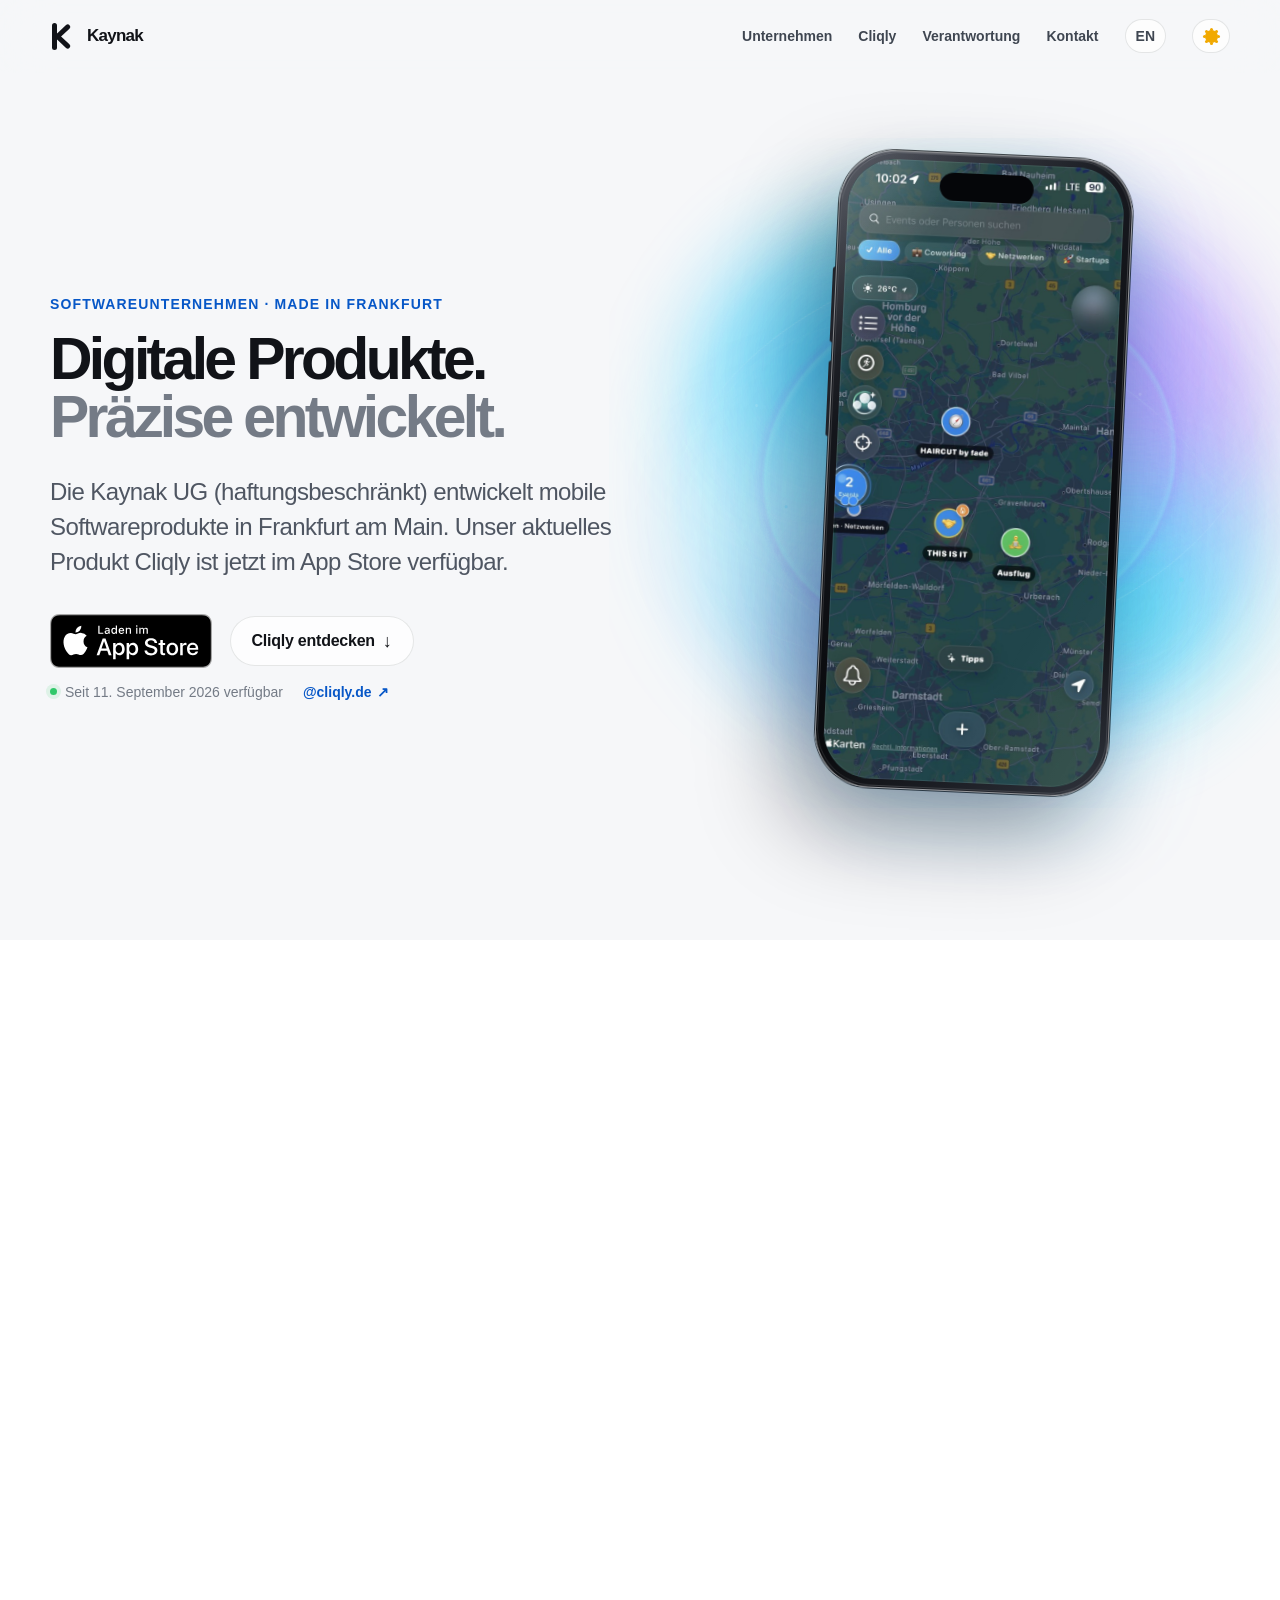
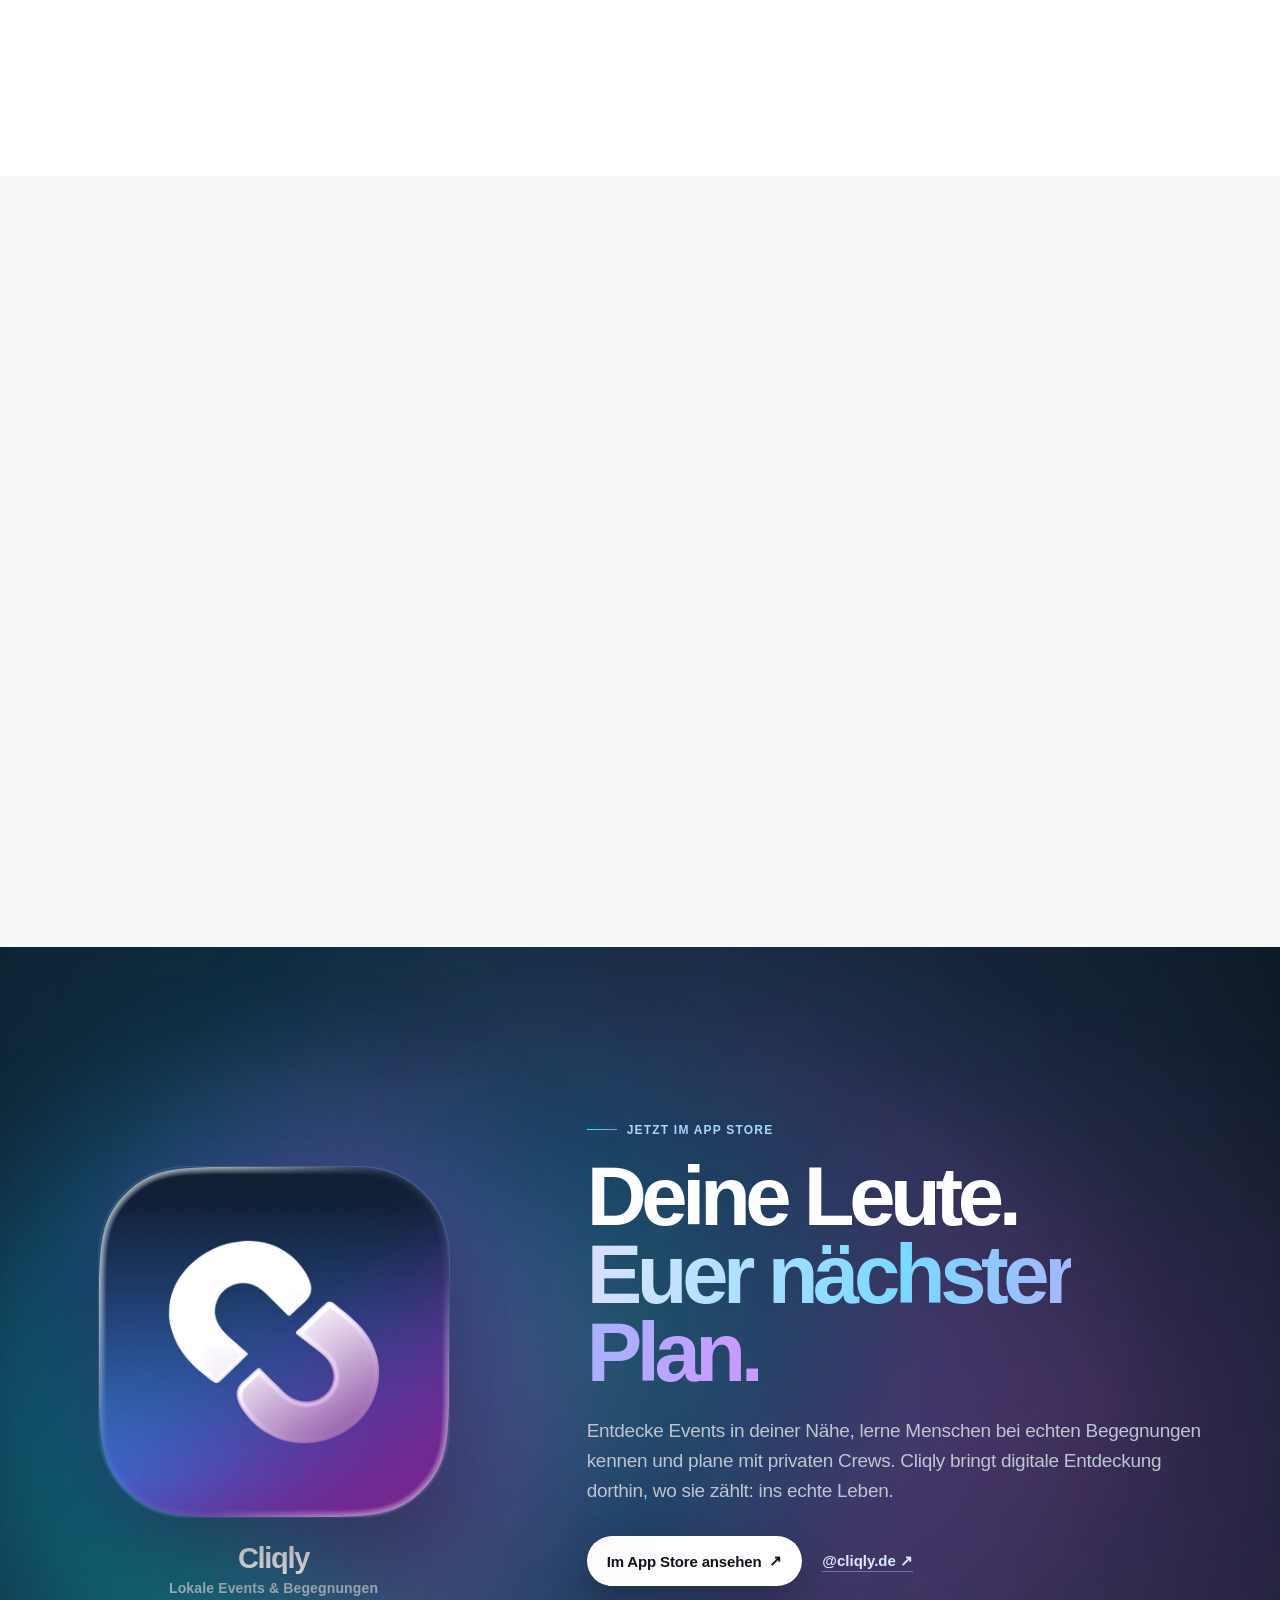
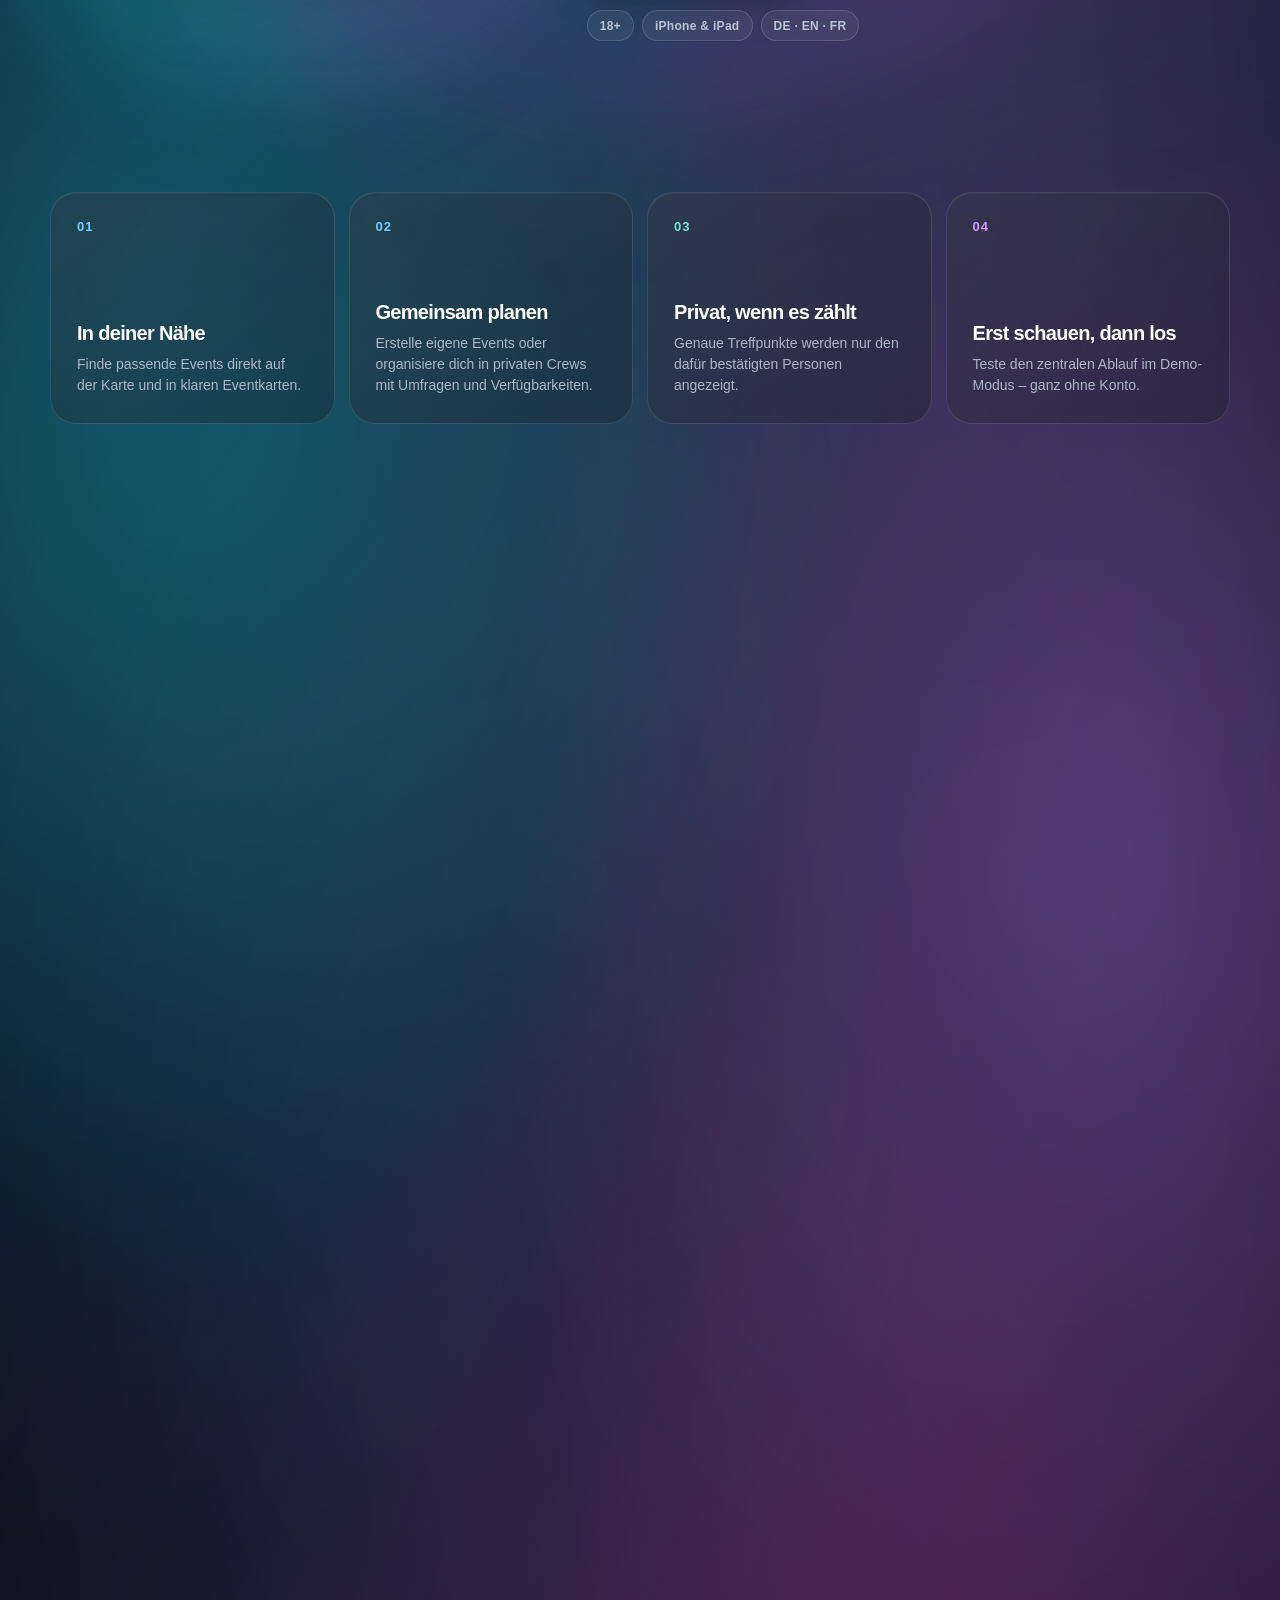
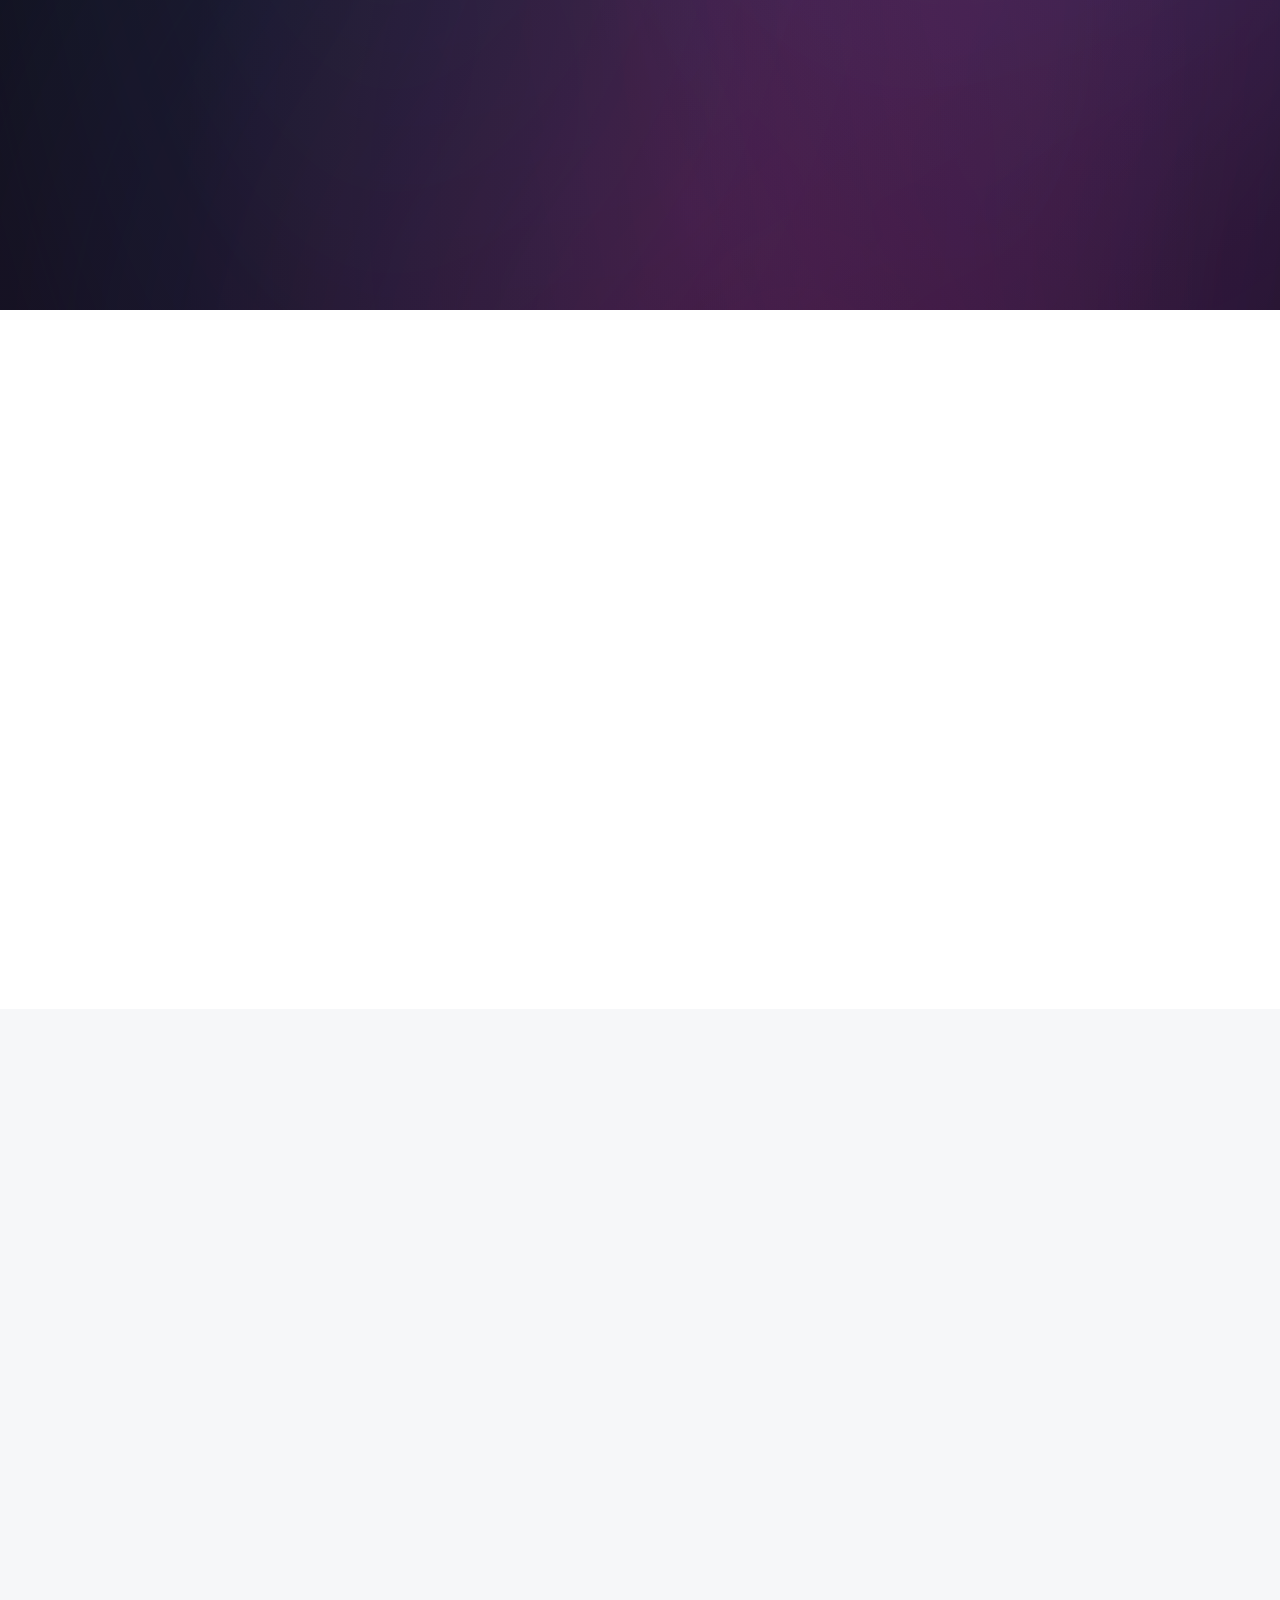
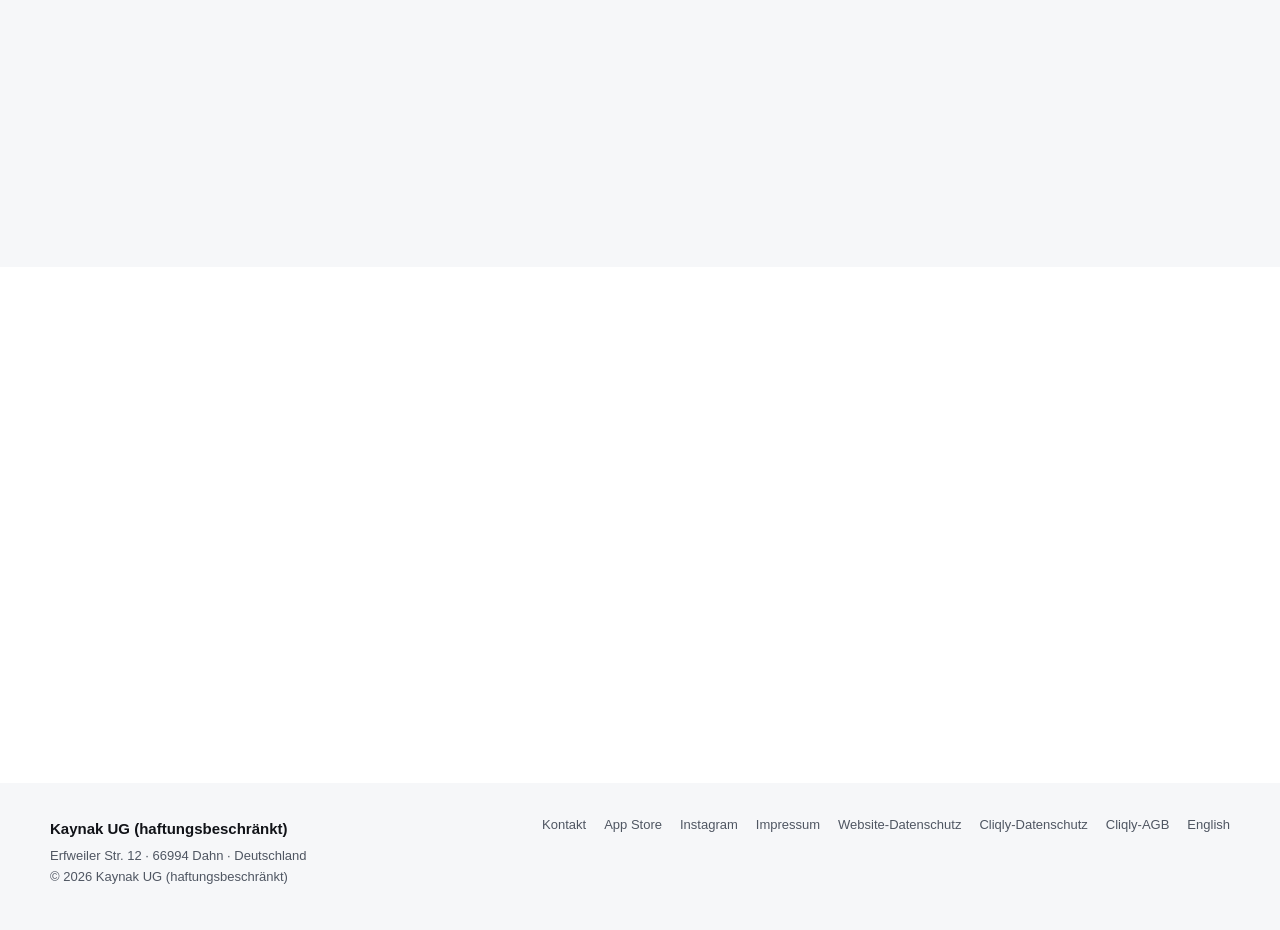
<file: index.html>
<!doctype html>
<html lang="de">
  <head>
    <meta charset="utf-8" />
    <meta name="viewport" content="width=device-width, initial-scale=1" />
    <title>Kaynak UG (haftungsbeschränkt) – Apps made in Frankfurt</title>
    <meta
      name="description"
      content="Die Kaynak UG (haftungsbeschränkt) entwickelt in Frankfurt am Main hochwertige digitale Produkte. Cliqly, unsere lokale Social App für echte Begegnungen, ist jetzt im App Store verfügbar."
    />
    <meta name="theme-color" content="#f6f7f9" />
    <meta name="color-scheme" content="light dark" />
    <meta name="robots" content="index,follow" />
    <link rel="canonical" href="https://kaynak.eu/" />
    <link rel="alternate" hreflang="de" href="https://kaynak.eu/" />
    <link rel="alternate" hreflang="en" href="https://kaynak.eu/en/" />
    <link rel="icon" href="/assets/kaynak-mark.png" type="image/png" />
    <script src="/assets/theme-init.js"></script>
    <link rel="stylesheet" href="/assets/styles.css" />
    <meta property="og:type" content="website" />
    <meta property="og:locale" content="de_DE" />
    <meta property="og:locale:alternate" content="en_GB" />
    <meta property="og:site_name" content="Kaynak UG (haftungsbeschränkt)" />
    <meta property="og:title" content="Kaynak UG (haftungsbeschränkt) – Apps made in Frankfurt" />
    <meta
      property="og:description"
      content="Kaynak UG (haftungsbeschränkt) entwickelt hochwertige mobile Software in Frankfurt am Main. Cliqly ist jetzt im App Store verfügbar."
    />
    <meta property="og:url" content="https://kaynak.eu/" />
    <meta property="og:image" content="https://kaynak.eu/assets/og-kaynak.png" />
    <meta property="og:image:width" content="1200" />
    <meta property="og:image:height" content="630" />
    <meta property="og:image:alt" content="Kaynak UG (haftungsbeschränkt) – Apps made in Frankfurt" />
    <meta name="twitter:card" content="summary_large_image" />
    <meta name="twitter:title" content="Kaynak UG (haftungsbeschränkt) – Apps made in Frankfurt" />
    <meta
      name="twitter:description"
      content="Kaynak UG (haftungsbeschränkt) entwickelt hochwertige mobile Software in Frankfurt am Main. Cliqly ist jetzt im App Store verfügbar."
    />
    <meta name="twitter:image" content="https://kaynak.eu/assets/og-kaynak.png" />
    <script type="application/ld+json">
      {
        "@context": "https://schema.org",
        "@type": "Organization",
        "name": "Kaynak UG (haftungsbeschränkt)",
        "url": "https://kaynak.eu/",
        "email": "support@kaynak.eu",
        "founder": {
          "@type": "Person",
          "name": "Can Kaynak"
        },
        "address": {
          "@type": "PostalAddress",
          "streetAddress": "Erfweiler Str. 12",
          "postalCode": "66994",
          "addressLocality": "Dahn",
          "addressCountry": "DE"
        },
        "location": {
          "@type": "Place",
          "name": "Betriebsstätte Frankfurt am Main",
          "address": {
            "@type": "PostalAddress",
            "addressLocality": "Frankfurt am Main",
            "addressCountry": "DE"
          }
        },
        "brand": {
          "@type": "Brand",
          "name": "Cliqly",
          "url": "https://apps.apple.com/de/app/cliqly/id6742904695",
          "sameAs": [
            "https://www.instagram.com/cliqly.de/"
          ]
        }
      }
    </script>
  </head>
  <body>
    <a class="skip-link" href="#inhalt">Zum Inhalt springen</a>
    <header class="site-header">
      <nav class="nav-shell" aria-label="Hauptnavigation">
        <a class="brand" href="/" aria-label="Kaynak UG (haftungsbeschränkt) Startseite">
          <span class="brand-mark" aria-hidden="true"><span class="brand-stem"></span></span>
          <span>Kaynak</span>
        </a>
        <button
          class="menu-button"
          type="button"
          aria-label="Navigation öffnen"
          aria-controls="site-navigation"
          aria-expanded="false"
        >
          <span class="menu-icon" aria-hidden="true"></span>
        </button>
        <div class="nav-links" id="site-navigation">
          <a href="#unternehmen">Unternehmen</a>
          <a href="#cliqly">Cliqly</a>
          <a href="#verantwortung">Verantwortung</a>
          <a href="#kontakt">Kontakt</a>
          <a class="language-link" href="/en/" lang="en" hreflang="en">EN</a>
        </div>
      </nav>
    </header>

    <main id="inhalt">
      <section class="hero" aria-labelledby="hero-title">
        <div class="shell hero-grid">
          <div>
            <p class="eyebrow">Softwareunternehmen · Made in Frankfurt</p>
            <h1 id="hero-title">
              Digitale Produkte.<br /><span class="hero-secondary">Präzise entwickelt.</span>
            </h1>
            <p class="hero-copy">
              Die Kaynak UG (haftungsbeschränkt) entwickelt mobile Softwareprodukte in
              Frankfurt am Main. Unser aktuelles Produkt Cliqly ist jetzt im App Store
              verfügbar.
            </p>
            <div class="button-row">
              <a
                class="app-store-link"
                href="https://apps.apple.com/de/app/cliqly/id6742904695?itsct=apps_box_badge&amp;itscg=30200"
                target="_blank"
                rel="noopener noreferrer"
                aria-label="Cliqly im App Store laden (öffnet in neuem Tab)"
              >
                <img
                  class="app-store-badge"
                  src="/assets/download-on-the-app-store-de.svg"
                  alt="Laden im App Store"
                  width="180"
                  height="60"
                />
              </a>
              <a class="button button-secondary" href="#cliqly">
                Cliqly entdecken <span class="button-arrow" aria-hidden="true">↓</span>
              </a>
            </div>
            <div class="launch-meta" aria-label="Cliqly Veröffentlichung und Social Media">
              <span class="launch-status">Seit 11. September 2026 verfügbar</span>
              <a
                class="social-link"
                href="https://www.instagram.com/cliqly.de/"
                target="_blank"
                rel="noopener noreferrer"
                aria-label="Cliqly auf Instagram öffnen (öffnet in neuem Tab)"
              >
                @cliqly.de <span aria-hidden="true">↗</span>
              </a>
            </div>
          </div>

          <div class="hero-visual" aria-label="Illustration der Cliqly App">
            <div class="orb live-aura" data-live-aura aria-hidden="true">
              <span class="aura-orb aura-orb-blue"></span>
              <span class="aura-orb aura-orb-cyan"></span>
              <span class="aura-orb aura-orb-violet"></span>
              <span class="aura-orb aura-orb-magenta"></span>
              <span class="aura-fog aura-fog-one"></span>
              <span class="aura-fog aura-fog-two"></span>
              <span class="aura-dust"></span>
            </div>
            <div class="phone" aria-hidden="true">
              <div class="phone-screen">
                <img
                  class="phone-screen-shot"
                  src="/assets/cliqly-map-preview.jpg"
                  alt=""
                  width="692"
                  height="1500"
                  decoding="async"
                  fetchpriority="high"
                />
                <div class="phone-island"></div>
              </div>
            </div>
          </div>
        </div>
      </section>

      <section class="section section-white" aria-labelledby="focus-title">
        <div class="shell">
          <div class="section-heading">
            <p class="section-kicker">Unser Fokus</p>
            <h2 class="section-title" id="focus-title">
              Produkt&shy;entwicklung mit Substanz.
            </h2>
            <p class="section-intro">
              Wir entwickeln digitale Erlebnisse, die verständlich, verlässlich und
              angenehm zu benutzen sind – vom ersten Gedanken bis zum fertigen Produkt.
            </p>
          </div>
          <div class="fact-grid">
            <article class="fact-card">
              <span class="fact-number">01</span>
              <h3>Produkt mit Haltung</h3>
              <p>
                Klare Ideen, eine präzise Umsetzung und Entscheidungen, die langfristig
                tragfähig bleiben.
              </p>
            </article>
            <article class="fact-card">
              <span class="fact-number">02</span>
              <h3>Qualität im Detail</h3>
              <p>
                Gestaltung, Technik, Sicherheit und Barrierefreiheit werden als ein
                zusammenhängendes Erlebnis gedacht.
              </p>
            </article>
            <article class="fact-card">
              <span class="fact-number">03</span>
              <h3>Verantwortung eingebaut</h3>
              <p>
                Datenschutz, Kontrolle und ein respektvoller Umgang sind Teil des
                Produkts – nicht nur nachträgliche Ergänzungen.
              </p>
            </article>
          </div>
        </div>
      </section>

      <section class="section" id="unternehmen" aria-labelledby="company-title">
        <div class="shell company-grid">
          <div>
            <p class="section-kicker">Unternehmen</p>
            <h2 class="company-statement" id="company-title">
              Klein im Aufbau.<br />Groß im Anspruch.
            </h2>
          </div>
          <div class="company-copy">
            <p>
              Die Kaynak UG (haftungsbeschränkt) ist ein deutsches
              Technologieunternehmen mit satzungsmäßigem Sitz in Dahn und Betriebsstätte
              in Frankfurt am Main. Dort konzipieren und entwickeln wir digitale Produkte
              mit einem besonderen Fokus auf mobile Erlebnisse und soziale Interaktion.
            </p>
            <p>
              Unser aktuelles Produkt ist Cliqly: eine lokale Social App für Erwachsene,
              die Menschen über gemeinsame Interessen, Events und echte Begegnungen
              zusammenbringt.
            </p>
            <div class="company-meta" aria-label="Unternehmensdaten">
              <div class="meta-item">
                <span>Rechtsform</span>
                <strong>UG (haftungsbeschränkt)</strong>
              </div>
              <div class="meta-item">
                <span>Geschäftsführung</span>
                <strong>Can Kaynak</strong>
              </div>
              <div class="meta-item">
                <span>Handelsregister</span>
                <strong>Amtsgericht Zweibrücken<br />HRB 33568</strong>
              </div>
              <div class="meta-item">
                <span>Satzungsmäßiger Sitz</span>
                <strong>Dahn, Deutschland</strong>
              </div>
              <div class="meta-item">
                <span>Betriebsstätte</span>
                <strong>Frankfurt am Main</strong>
              </div>
            </div>
          </div>
        </div>
      </section>

      <section
        class="section section-dark product-section"
        id="cliqly"
        aria-labelledby="product-title"
      >
        <div class="shell">
          <div class="product-stage">
            <div class="product-visual">
              <div class="product-icon-lockup">
                <img
                  class="product-icon"
                  src="/assets/cliqly-icon-generation26.webp"
                  alt="Cliqly App-Symbol"
                  width="768"
                  height="768"
                />
                <div class="product-brand-line">
                  <strong>Cliqly</strong>
                  <span>Lokale Events &amp; Begegnungen</span>
                </div>
              </div>
            </div>
            <div class="product-copy">
              <span class="product-label">Jetzt im App Store</span>
              <h2 id="product-title">
                Deine Leute.<br /><span>Euer nächster Plan.</span>
              </h2>
              <p>
                Entdecke Events in deiner Nähe, lerne Menschen bei echten Begegnungen
                kennen und plane mit privaten Crews. Cliqly bringt digitale Entdeckung
                dorthin, wo sie zählt: ins echte Leben.
              </p>
              <div class="product-actions">
                <a
                  class="product-store-link"
                  href="https://apps.apple.com/de/app/cliqly/id6742904695"
                  target="_blank"
                  rel="noopener noreferrer"
                  aria-label="Cliqly im App Store ansehen (öffnet in neuem Tab)"
                >
                  Im App Store ansehen <span aria-hidden="true">↗</span>
                </a>
                <a
                  class="product-instagram-link"
                  href="https://www.instagram.com/cliqly.de/"
                  target="_blank"
                  rel="noopener noreferrer"
                  aria-label="Cliqly auf Instagram öffnen (öffnet in neuem Tab)"
                >
                  @cliqly.de <span aria-hidden="true">↗</span>
                </a>
              </div>
              <ul class="product-facts" aria-label="Cliqly Verfügbarkeit">
                <li>18+</li>
                <li>iPhone &amp; iPad</li>
                <li>DE · EN · FR</li>
              </ul>
            </div>
          </div>

          <div class="product-feature-grid" aria-label="Cliqly Funktionen">
            <article class="product-feature">
              <span class="product-feature-number">01</span>
              <h3>In deiner Nähe</h3>
              <p>Finde passende Events direkt auf der Karte und in klaren Eventkarten.</p>
            </article>
            <article class="product-feature">
              <span class="product-feature-number">02</span>
              <h3>Gemeinsam planen</h3>
              <p>
                Erstelle eigene Events oder organisiere dich in privaten Crews mit
                Umfragen und Verfügbarkeiten.
              </p>
            </article>
            <article class="product-feature">
              <span class="product-feature-number">03</span>
              <h3>Privat, wenn es zählt</h3>
              <p>
                Genaue Treffpunkte werden nur den dafür bestätigten Personen angezeigt.
              </p>
            </article>
            <article class="product-feature">
              <span class="product-feature-number">04</span>
              <h3>Erst schauen, dann los</h3>
              <p>Teste den zentralen Ablauf im Demo-Modus – ganz ohne Konto.</p>
            </article>
          </div>

          <div class="product-gallery">
            <div class="product-gallery-heading">
              <div>
                <span class="product-gallery-label">Cliqly in Aktion</span>
                <h3>Von der Idee zum echten Treffen.</h3>
              </div>
              <p>
                Entdecken, selbst gestalten und mit Kontrolle zusammenkommen – in einem
                durchgängigen Erlebnis.
              </p>
            </div>
            <div class="product-shot-rail" aria-label="Einblicke in die Cliqly App">
              <figure class="product-shot">
                <img
                  src="/assets/cliqly-story-de-01.webp"
                  alt="Cliqly-Karte mit lokalen Events und der Botschaft Deine Leute, euer nächster Plan"
                  width="720"
                  height="1561"
                  loading="lazy"
                  decoding="async"
                />
                <figcaption>
                  <strong>Entdecken</strong>
                  <span>Menschen und Events in deiner Nähe.</span>
                </figcaption>
              </figure>
              <figure class="product-shot">
                <img
                  src="/assets/cliqly-story-de-02.webp"
                  alt="Cliqly Eventdetails und Ablauf zum Erstellen eines neuen Events"
                  width="720"
                  height="1561"
                  loading="lazy"
                  decoding="async"
                />
                <figcaption>
                  <strong>Mitmachen oder erstellen</strong>
                  <span>Finde einen Plan – oder starte deinen eigenen.</span>
                </figcaption>
              </figure>
              <figure class="product-shot">
                <img
                  src="/assets/cliqly-story-de-03.webp"
                  alt="Cliqly Einstellung für einen privaten, teilnahmeabhängigen Treffpunkt"
                  width="720"
                  height="1561"
                  loading="lazy"
                  decoding="async"
                />
                <figcaption>
                  <strong>Treffpunkte mit Kontrolle</strong>
                  <span>Der genaue Ort bleibt bis zur Zusage privat.</span>
                </figcaption>
              </figure>
            </div>
          </div>

          <div class="product-bottom">
            <p>
              <strong>Kostenlos starten.</strong> Optional erweitern Cliqly+ und Pro die
              Kontingente sowie – mit Pro – Designs und Effekte.
            </p>
            <div class="product-legal-links" aria-label="Rechtliche Informationen zu Cliqly">
              <a href="/cliqly/datenschutz/">Datenschutz</a>
              <a href="/cliqly/nutzungsbedingungen/">Nutzungsbedingungen</a>
            </div>
          </div>
        </div>
      </section>

      <section class="section section-white" aria-labelledby="principles-title">
        <div class="shell">
          <div class="section-heading">
            <p class="section-kicker">Wie wir arbeiten</p>
            <h2 class="section-title" id="principles-title">
              Klarheit vor Komplexität.
            </h2>
          </div>
          <div class="value-grid">
            <article class="value-card">
              <div class="value-symbol" aria-hidden="true">A</div>
              <h3>Vom Menschen aus gedacht</h3>
              <p>
                Funktionen beginnen mit einem echten Bedürfnis. Technik bleibt im
                Hintergrund, damit sich das Produkt selbstverständlich anfühlt.
              </p>
            </article>
            <article class="value-card">
              <div class="value-symbol" aria-hidden="true">B</div>
              <h3>Präzise entwickelt</h3>
              <p>
                Robuste Architektur, sorgfältige Tests und konsequente Qualität bilden
                die Grundlage jeder Veröffentlichung.
              </p>
            </article>
            <article class="value-card">
              <div class="value-symbol" aria-hidden="true">C</div>
              <h3>Bewusst weitergedacht</h3>
              <p>
                Wir verbessern unsere Produkte anhand realer Nutzung, klarer
                Rückmeldungen und langfristiger Verantwortung.
              </p>
            </article>
          </div>
        </div>
      </section>

      <section class="section" id="verantwortung" aria-labelledby="responsibility-title">
        <div class="shell">
          <div class="section-heading">
            <p class="section-kicker">Verantwortung</p>
            <h2 class="section-title" id="responsibility-title">
              Vertrauen ist eine Produktfunktion.
            </h2>
            <p class="section-intro">
              Menschen sollen verstehen und kontrollieren können, was mit ihren Daten
              und Inhalten geschieht. Deshalb werden Schutzmechanismen von Anfang an
              mitentwickelt.
            </p>
          </div>
          <div class="responsibility-grid">
            <article class="responsibility-card highlight">
              <span class="card-tag">Privacy by Design</span>
              <h3>So viel Kontrolle wie möglich.</h3>
              <p>
                Transparente Einstellungen, bewusst gewählte Sichtbarkeit und
                Datenminimierung prägen unsere Produktentscheidungen.
              </p>
            </article>
            <article class="responsibility-card">
              <span class="card-tag">Safety &amp; Qualität</span>
              <h3>Ein sicherer Rahmen.</h3>
              <p>
                Meldungen, Moderation, Blockierungen und menschliche Überprüfung helfen
                dabei, digitale Begegnungen verantwortungsvoll zu gestalten.
              </p>
            </article>
          </div>
        </div>
      </section>

      <section class="section-compact section-white" id="kontakt" aria-labelledby="contact-title">
        <div class="shell">
          <div class="contact-panel">
            <div>
              <h2 id="contact-title">Direkter Kontakt.</h2>
              <p>
                Für geschäftliche Anfragen, Partnerschaften oder Fragen zu unserem
                Unternehmen erreichen Sie uns direkt per E-Mail.
              </p>
              <a class="contact-email" href="mailto:support@kaynak.eu"
                >support@kaynak.eu</a
              >
            </div>
            <a class="button" href="mailto:support@kaynak.eu">
              E-Mail schreiben <span class="button-arrow" aria-hidden="true">↗</span>
            </a>
          </div>
        </div>
      </section>
    </main>

    <footer class="site-footer">
      <div class="shell footer-grid">
        <div class="footer-company">
          <strong>Kaynak UG (haftungsbeschränkt)</strong>
          Erfweiler Str. 12 · 66994 Dahn · Deutschland<br />
          © <span data-current-year>2026</span> Kaynak UG (haftungsbeschränkt)
        </div>
        <div class="footer-links">
          <a href="mailto:support@kaynak.eu">Kontakt</a>
          <a
            href="https://apps.apple.com/de/app/cliqly/id6742904695"
            target="_blank"
            rel="noopener noreferrer"
            >App Store</a
          >
          <a
            href="https://www.instagram.com/cliqly.de/"
            target="_blank"
            rel="noopener noreferrer"
            >Instagram</a
          >
          <a href="/impressum/">Impressum</a>
          <a href="/datenschutz/">Website-Datenschutz</a>
          <a href="/cliqly/datenschutz/">Cliqly-Datenschutz</a>
          <a href="/cliqly/nutzungsbedingungen/">Cliqly-AGB</a>
          <a href="/en/" lang="en">English</a>
        </div>
      </div>
    </footer>
    <script src="/assets/site.js" defer></script>
  </body>
</html>
</file>
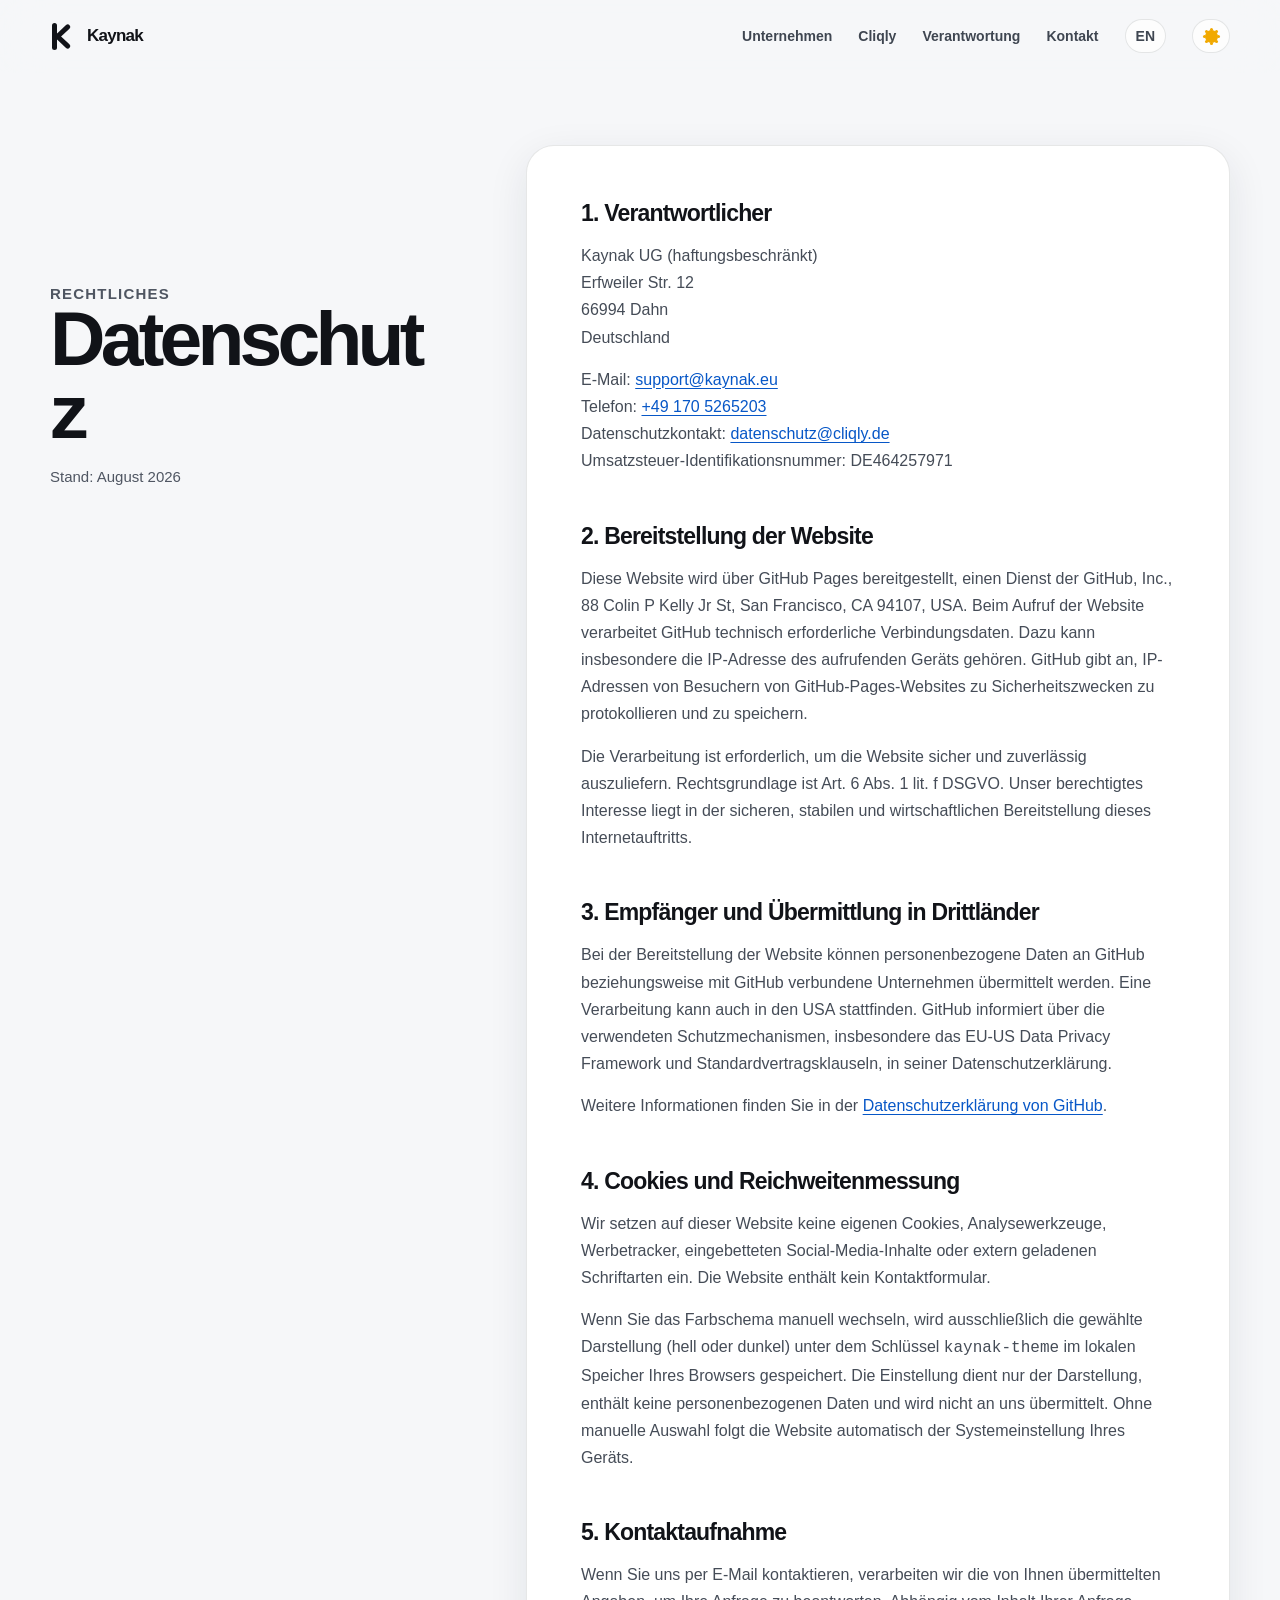
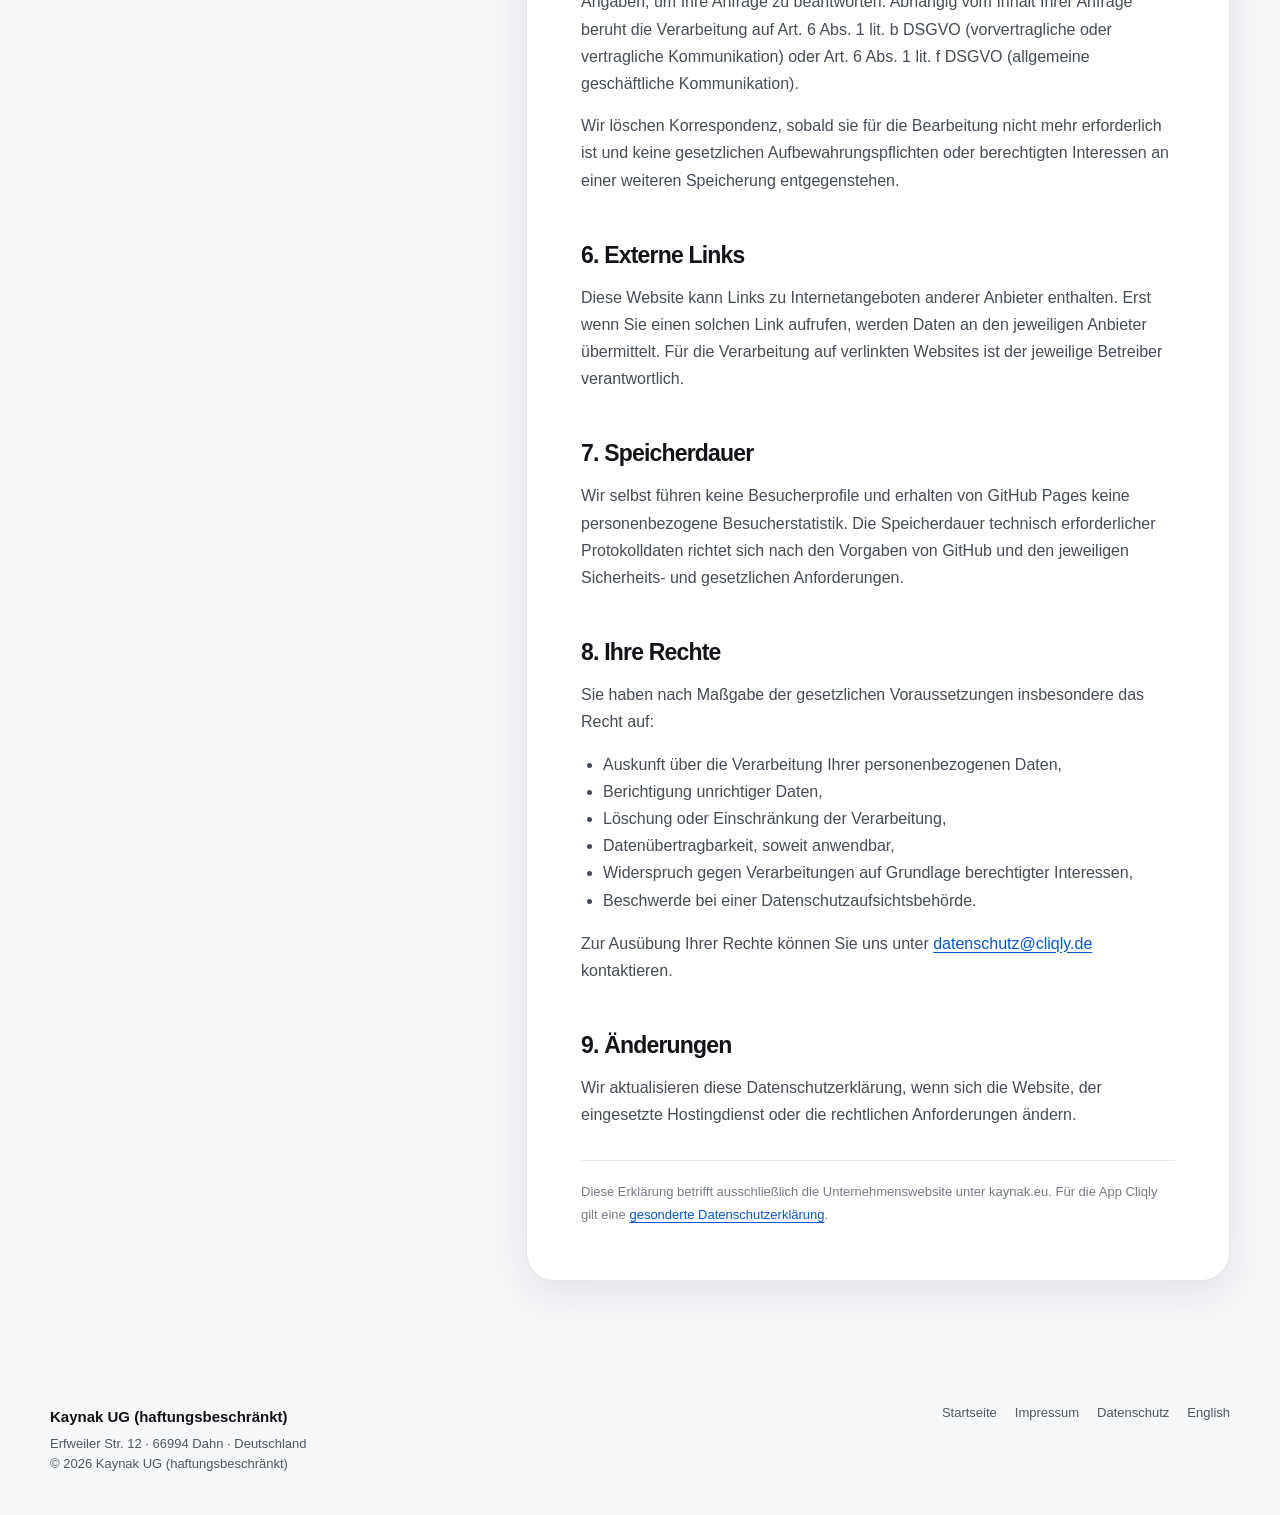
<file: datenschutz/index.html>
<!doctype html>
<html lang="de">
  <head>
    <meta charset="utf-8" />
    <meta name="viewport" content="width=device-width, initial-scale=1" />
    <title>Datenschutz – Kaynak UG (haftungsbeschränkt)</title>
    <meta
      name="description"
      content="Datenschutzerklärung für die Unternehmenswebsite der Kaynak UG (haftungsbeschränkt)."
    />
    <meta name="theme-color" content="#f6f7f9" />
    <meta name="color-scheme" content="light dark" />
    <meta name="robots" content="index,follow" />
    <link rel="canonical" href="https://kaynak.eu/datenschutz/" />
    <link rel="alternate" hreflang="de" href="https://kaynak.eu/datenschutz/" />
    <link rel="alternate" hreflang="en" href="https://kaynak.eu/en/privacy/" />
    <link rel="icon" href="/assets/kaynak-mark.png" type="image/png" />
    <script src="/assets/theme-init.js"></script>
    <link rel="stylesheet" href="/assets/styles.css" />
  </head>
  <body>
    <a class="skip-link" href="#inhalt">Zum Inhalt springen</a>
    <header class="site-header">
      <nav class="nav-shell" aria-label="Hauptnavigation">
        <a class="brand" href="/" aria-label="Kaynak UG (haftungsbeschränkt) Startseite">
          <span class="brand-mark" aria-hidden="true"><span class="brand-stem"></span></span>
          <span>Kaynak</span>
        </a>
        <button
          class="menu-button"
          type="button"
          aria-label="Navigation öffnen"
          aria-controls="site-navigation"
          aria-expanded="false"
        >
          <span class="menu-icon" aria-hidden="true"></span>
        </button>
        <div class="nav-links" id="site-navigation">
          <a href="/#unternehmen">Unternehmen</a>
          <a href="/#cliqly">Cliqly</a>
          <a href="/#verantwortung">Verantwortung</a>
          <a href="/#kontakt">Kontakt</a>
          <a class="language-link" href="/en/privacy/" lang="en" hreflang="en">EN</a>
        </div>
      </nav>
    </header>

    <main class="legal-main" id="inhalt">
      <div class="shell legal-layout">
        <div class="legal-heading">
          <p class="section-kicker">Rechtliches</p>
          <h1>Datenschutz</h1>
          <p>Stand: August 2026</p>
        </div>
        <article class="legal-content">
          <h2>1. Verantwortlicher</h2>
          <p>
            Kaynak UG (haftungsbeschränkt)<br />
            Erfweiler Str. 12<br />
            66994 Dahn<br />
            Deutschland
          </p>
          <p>
            E-Mail:
            <a href="mailto:support@kaynak.eu">support@kaynak.eu</a><br />
            Telefon:
            <a href="tel:+491705265203">+49 170 5265203</a><br />
            Datenschutzkontakt:
            <a href="mailto:datenschutz@cliqly.de">datenschutz@cliqly.de</a><br />
            Umsatzsteuer-Identifikationsnummer: DE464257971
          </p>

          <h2>2. Bereitstellung der Website</h2>
          <p>
            Diese Website wird über GitHub Pages bereitgestellt, einen Dienst der GitHub,
            Inc., 88 Colin P Kelly Jr St, San Francisco, CA 94107, USA. Beim Aufruf der
            Website verarbeitet GitHub technisch erforderliche Verbindungsdaten. Dazu
            kann insbesondere die IP-Adresse des aufrufenden Geräts gehören. GitHub gibt
            an, IP-Adressen von Besuchern von GitHub-Pages-Websites zu
            Sicherheitszwecken zu protokollieren und zu speichern.
          </p>
          <p>
            Die Verarbeitung ist erforderlich, um die Website sicher und zuverlässig
            auszuliefern. Rechtsgrundlage ist Art. 6 Abs. 1 lit. f DSGVO. Unser
            berechtigtes Interesse liegt in der sicheren, stabilen und wirtschaftlichen
            Bereitstellung dieses Internetauftritts.
          </p>

          <h2>3. Empfänger und Übermittlung in Drittländer</h2>
          <p>
            Bei der Bereitstellung der Website können personenbezogene Daten an GitHub
            beziehungsweise mit GitHub verbundene Unternehmen übermittelt werden. Eine
            Verarbeitung kann auch in den USA stattfinden. GitHub informiert über die
            verwendeten Schutzmechanismen, insbesondere das EU-US Data Privacy Framework
            und Standardvertragsklauseln, in seiner Datenschutzerklärung.
          </p>
          <p>
            Weitere Informationen finden Sie in der
            <a
              href="https://docs.github.com/de/site-policy/privacy-policies/github-general-privacy-statement"
              rel="noopener noreferrer"
              >Datenschutzerklärung von GitHub</a
            >.
          </p>

          <h2>4. Cookies und Reichweitenmessung</h2>
          <p>
            Wir setzen auf dieser Website keine eigenen Cookies, Analysewerkzeuge,
            Werbetracker, eingebetteten Social-Media-Inhalte oder extern geladenen
            Schriftarten ein. Die Website enthält kein Kontaktformular.
          </p>
          <p>
            Wenn Sie das Farbschema manuell wechseln, wird ausschließlich die gewählte
            Darstellung (hell oder dunkel) unter dem Schlüssel
            <code>kaynak-theme</code> im lokalen Speicher Ihres Browsers gespeichert.
            Die Einstellung dient nur der Darstellung, enthält keine personenbezogenen
            Daten und wird nicht an uns übermittelt. Ohne manuelle Auswahl folgt die
            Website automatisch der Systemeinstellung Ihres Geräts.
          </p>

          <h2>5. Kontaktaufnahme</h2>
          <p>
            Wenn Sie uns per E-Mail kontaktieren, verarbeiten wir die von Ihnen
            übermittelten Angaben, um Ihre Anfrage zu beantworten. Abhängig vom Inhalt
            Ihrer Anfrage beruht die Verarbeitung auf Art. 6 Abs. 1 lit. b DSGVO
            (vorvertragliche oder vertragliche Kommunikation) oder Art. 6 Abs. 1 lit. f
            DSGVO (allgemeine geschäftliche Kommunikation).
          </p>
          <p>
            Wir löschen Korrespondenz, sobald sie für die Bearbeitung nicht mehr
            erforderlich ist und keine gesetzlichen Aufbewahrungspflichten oder
            berechtigten Interessen an einer weiteren Speicherung entgegenstehen.
          </p>

          <h2>6. Externe Links</h2>
          <p>
            Diese Website kann Links zu Internetangeboten anderer Anbieter enthalten.
            Erst wenn Sie einen solchen Link aufrufen, werden Daten an den jeweiligen
            Anbieter übermittelt. Für die Verarbeitung auf verlinkten Websites ist der
            jeweilige Betreiber verantwortlich.
          </p>

          <h2>7. Speicherdauer</h2>
          <p>
            Wir selbst führen keine Besucherprofile und erhalten von GitHub Pages keine
            personenbezogene Besucherstatistik. Die Speicherdauer technisch erforderlicher
            Protokolldaten richtet sich nach den Vorgaben von GitHub und den jeweiligen
            Sicherheits- und gesetzlichen Anforderungen.
          </p>

          <h2>8. Ihre Rechte</h2>
          <p>Sie haben nach Maßgabe der gesetzlichen Voraussetzungen insbesondere das Recht auf:</p>
          <ul>
            <li>Auskunft über die Verarbeitung Ihrer personenbezogenen Daten,</li>
            <li>Berichtigung unrichtiger Daten,</li>
            <li>Löschung oder Einschränkung der Verarbeitung,</li>
            <li>Datenübertragbarkeit, soweit anwendbar,</li>
            <li>Widerspruch gegen Verarbeitungen auf Grundlage berechtigter Interessen,</li>
            <li>Beschwerde bei einer Datenschutzaufsichtsbehörde.</li>
          </ul>
          <p>
            Zur Ausübung Ihrer Rechte können Sie uns unter
            <a href="mailto:datenschutz@cliqly.de">datenschutz@cliqly.de</a>
            kontaktieren.
          </p>

          <h2>9. Änderungen</h2>
          <p>
            Wir aktualisieren diese Datenschutzerklärung, wenn sich die Website, der
            eingesetzte Hostingdienst oder die rechtlichen Anforderungen ändern.
          </p>

          <p class="legal-note">
            Diese Erklärung betrifft ausschließlich die Unternehmenswebsite unter
            kaynak.eu. Für die App Cliqly gilt eine
            <a href="/cliqly/datenschutz/">gesonderte Datenschutzerklärung</a>.
          </p>
        </article>
      </div>
    </main>

    <footer class="site-footer">
      <div class="shell footer-grid">
        <div class="footer-company">
          <strong>Kaynak UG (haftungsbeschränkt)</strong>
          Erfweiler Str. 12 · 66994 Dahn · Deutschland<br />
          © <span data-current-year>2026</span> Kaynak UG (haftungsbeschränkt)
        </div>
        <div class="footer-links">
          <a href="/">Startseite</a>
          <a href="/impressum/">Impressum</a>
          <a href="/datenschutz/" aria-current="page">Datenschutz</a>
          <a href="/en/privacy/" lang="en">English</a>
        </div>
      </div>
    </footer>
    <script src="/assets/site.js" defer></script>
  </body>
</html>
</file>
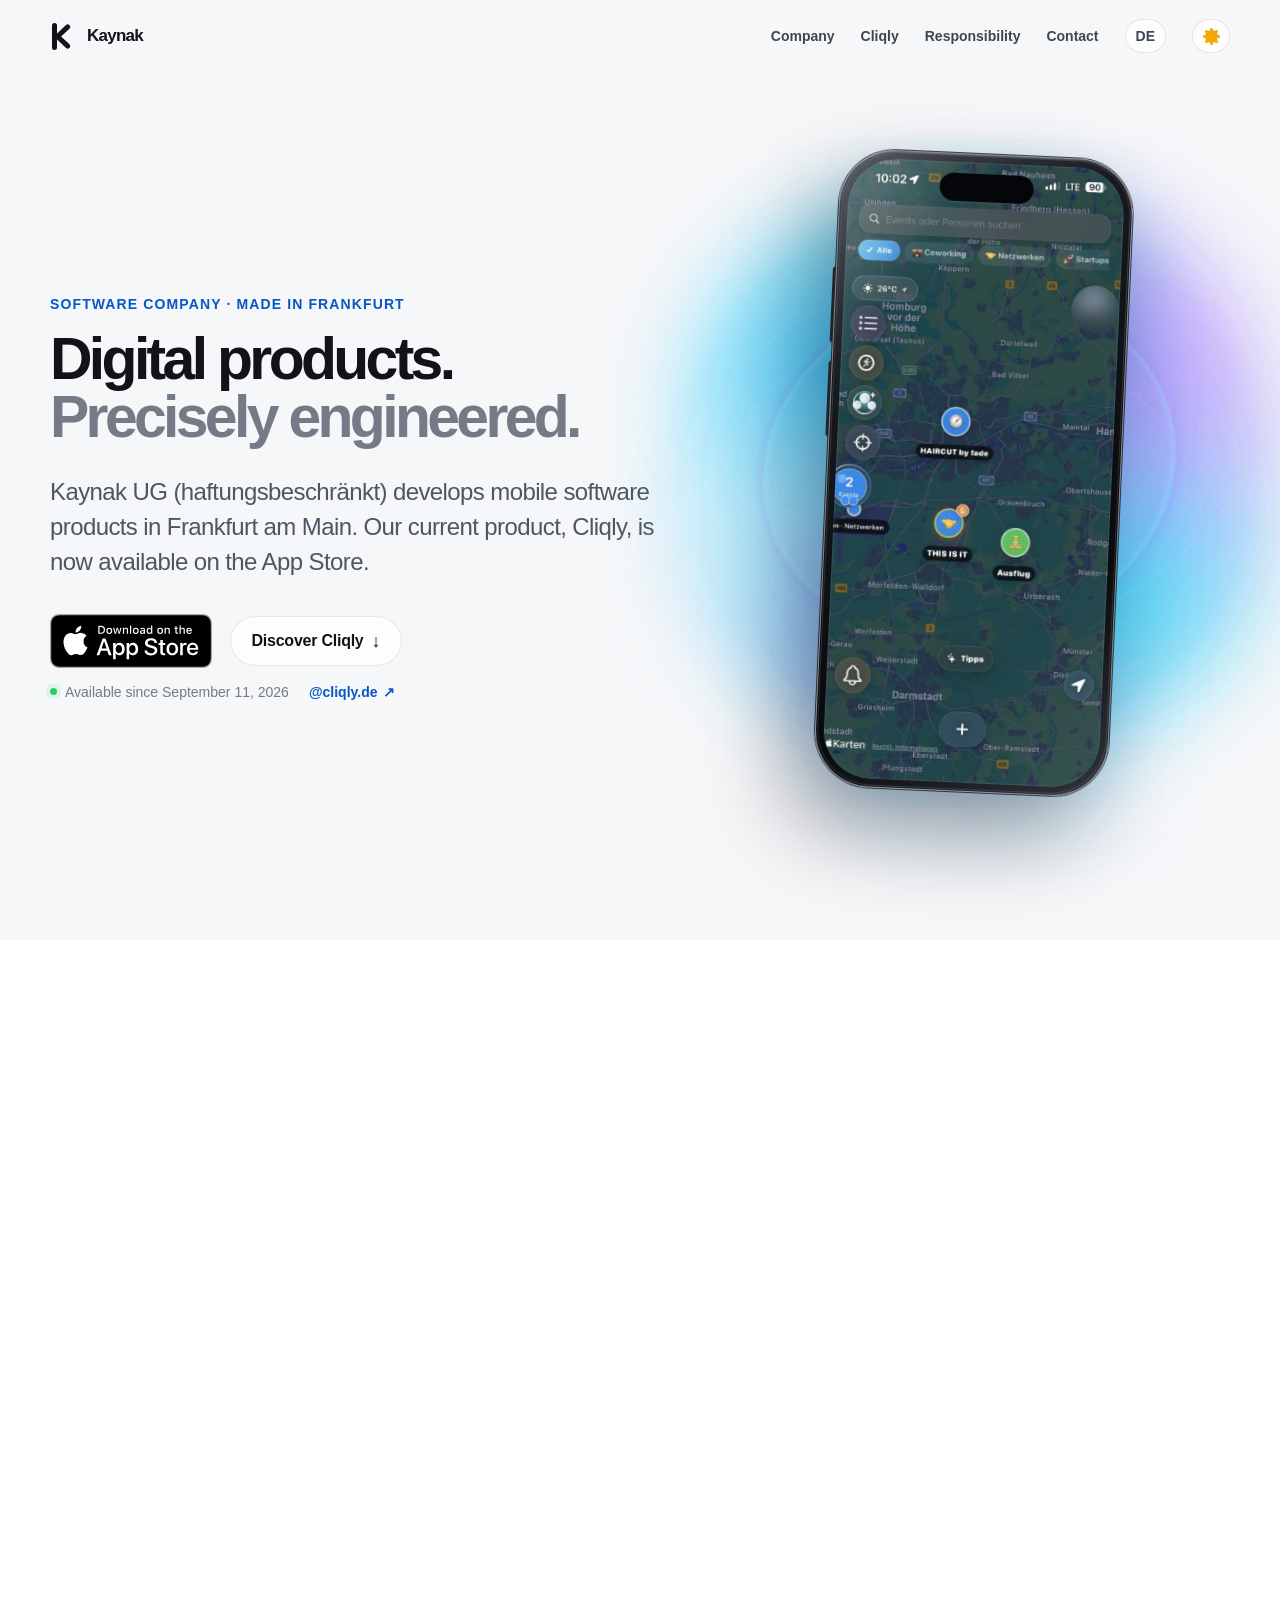
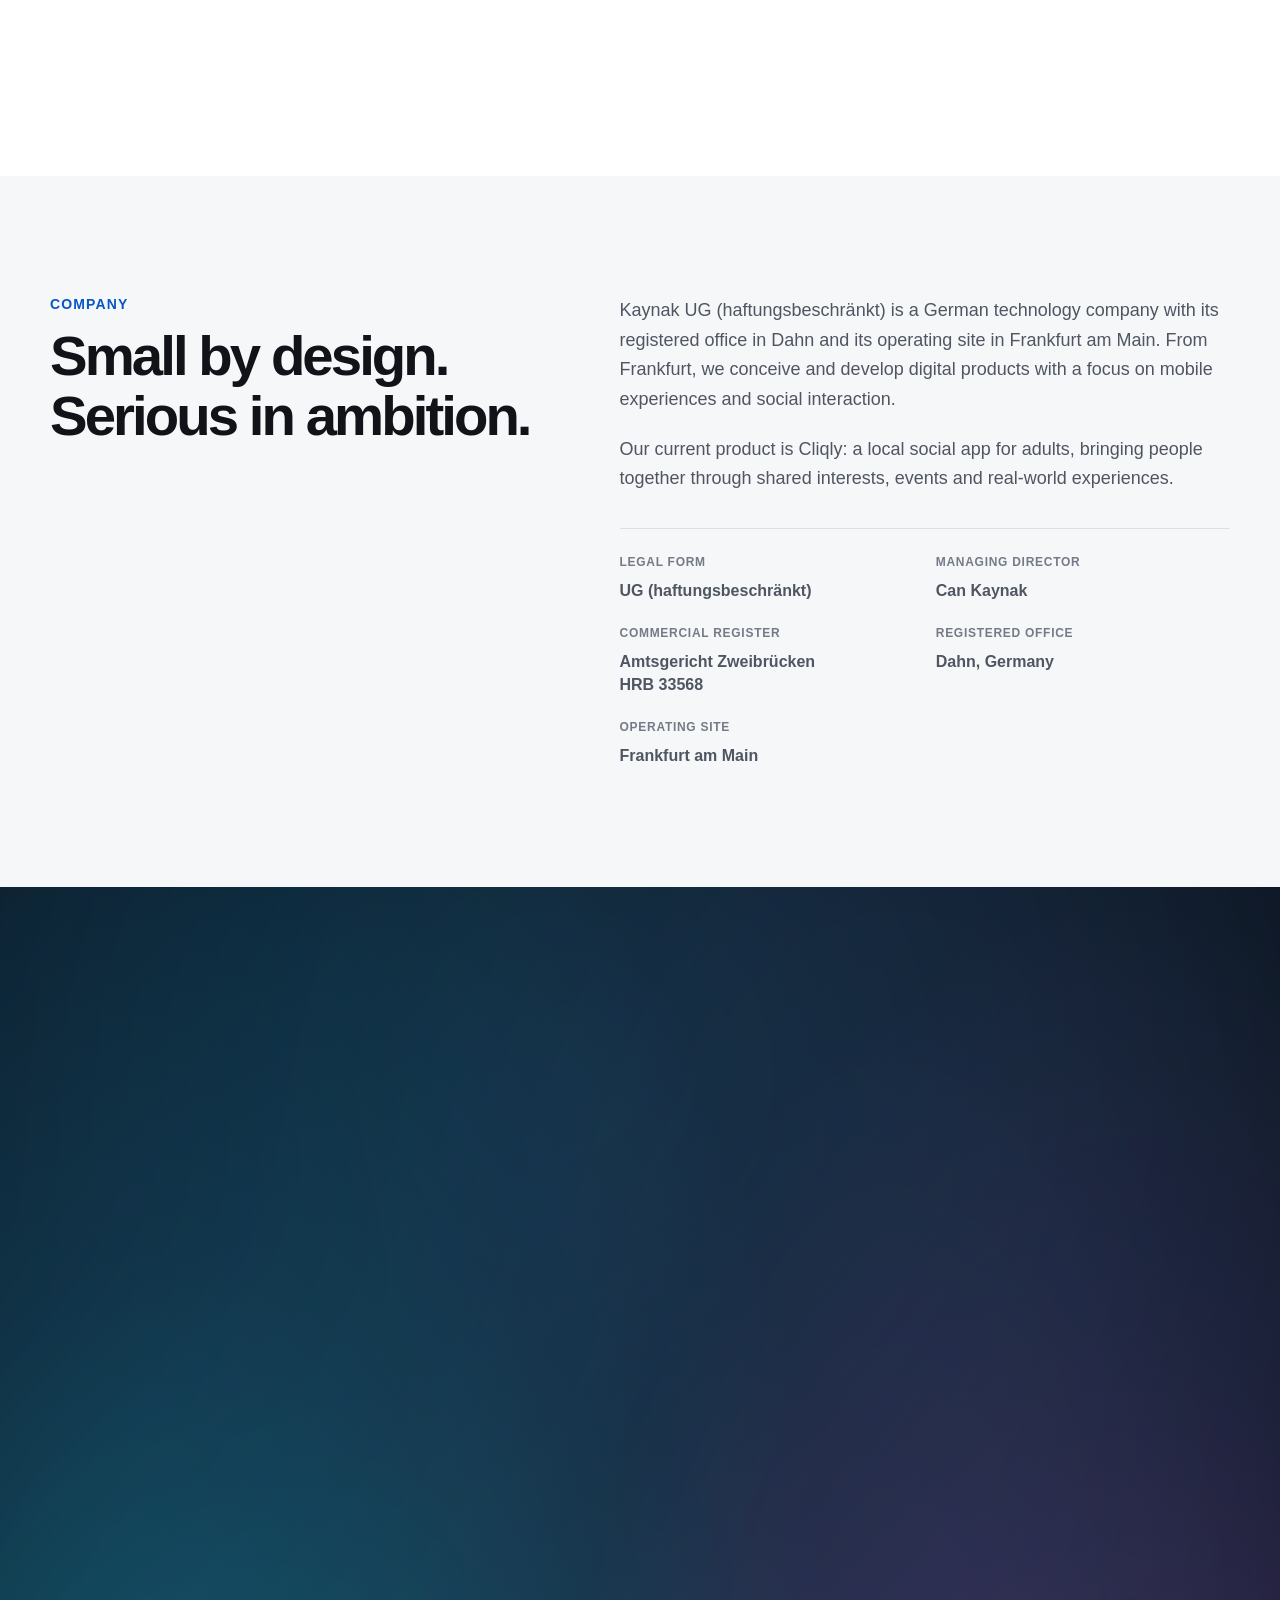
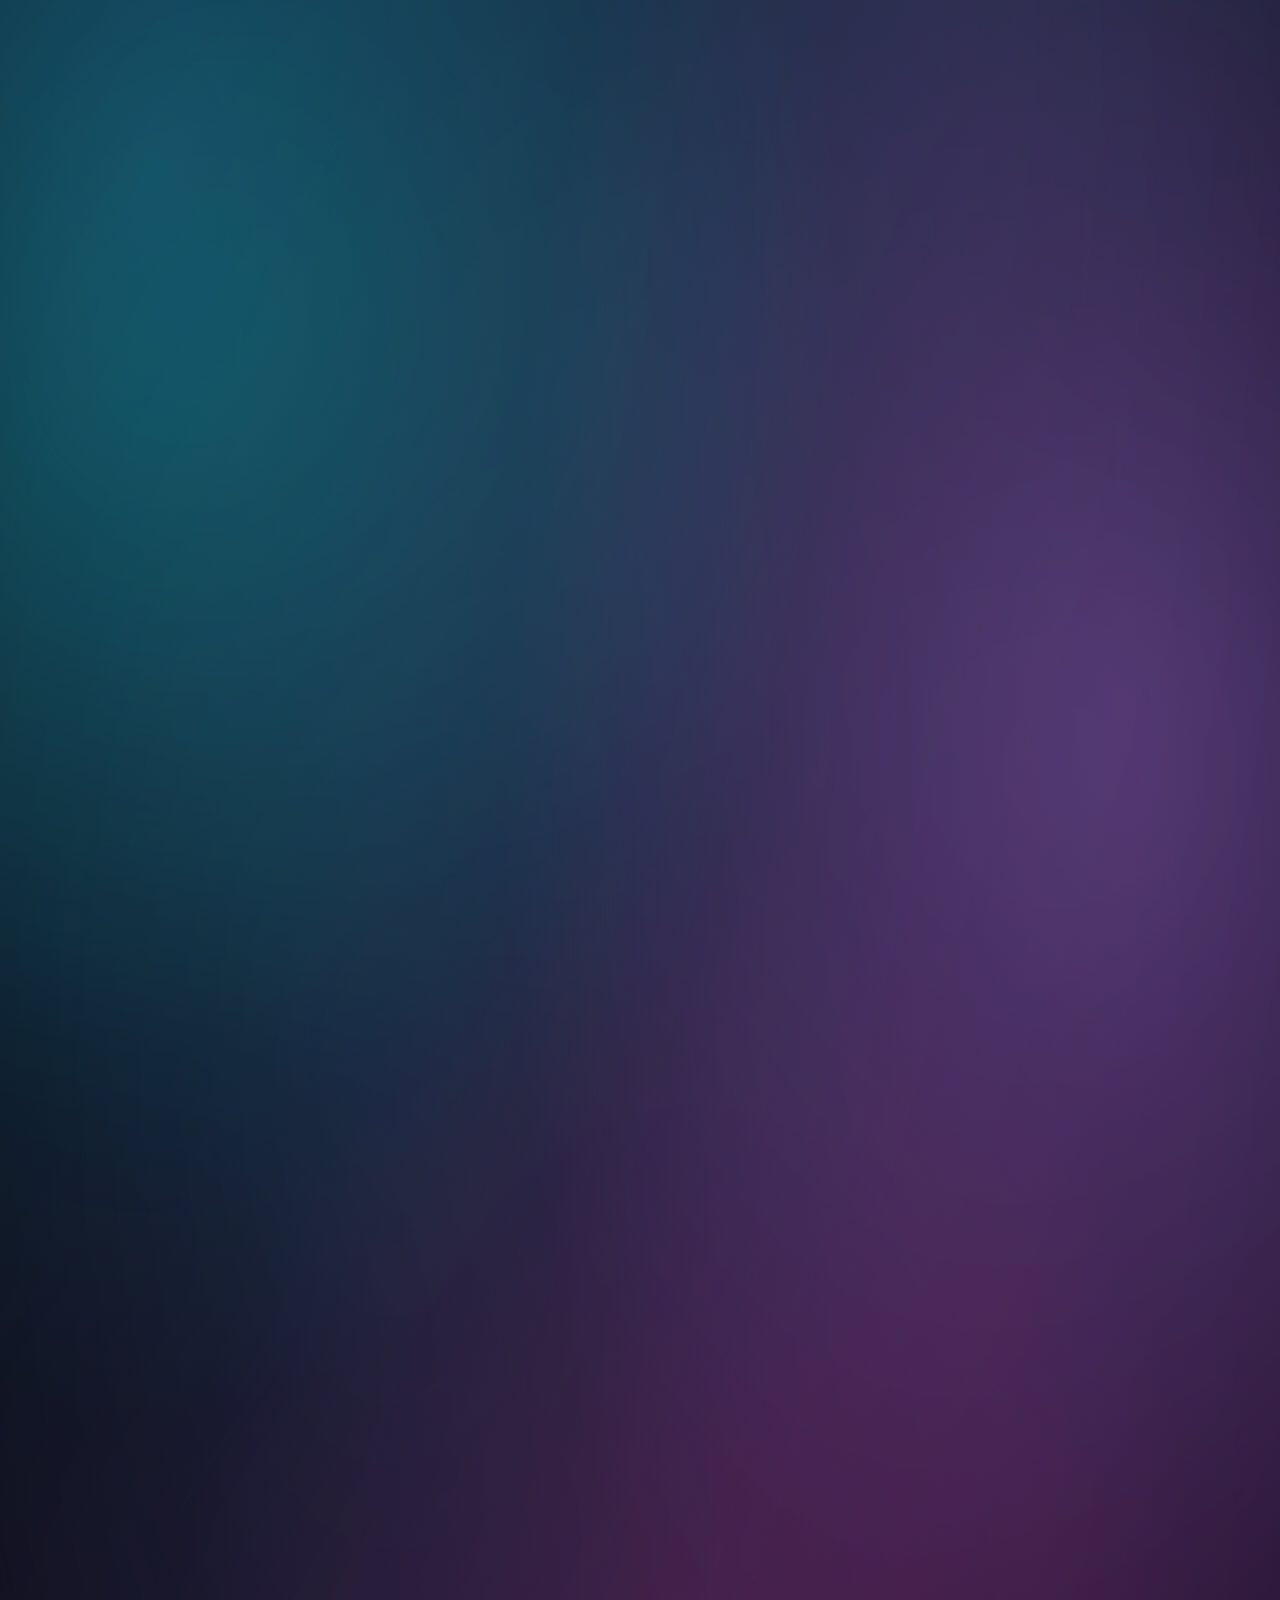
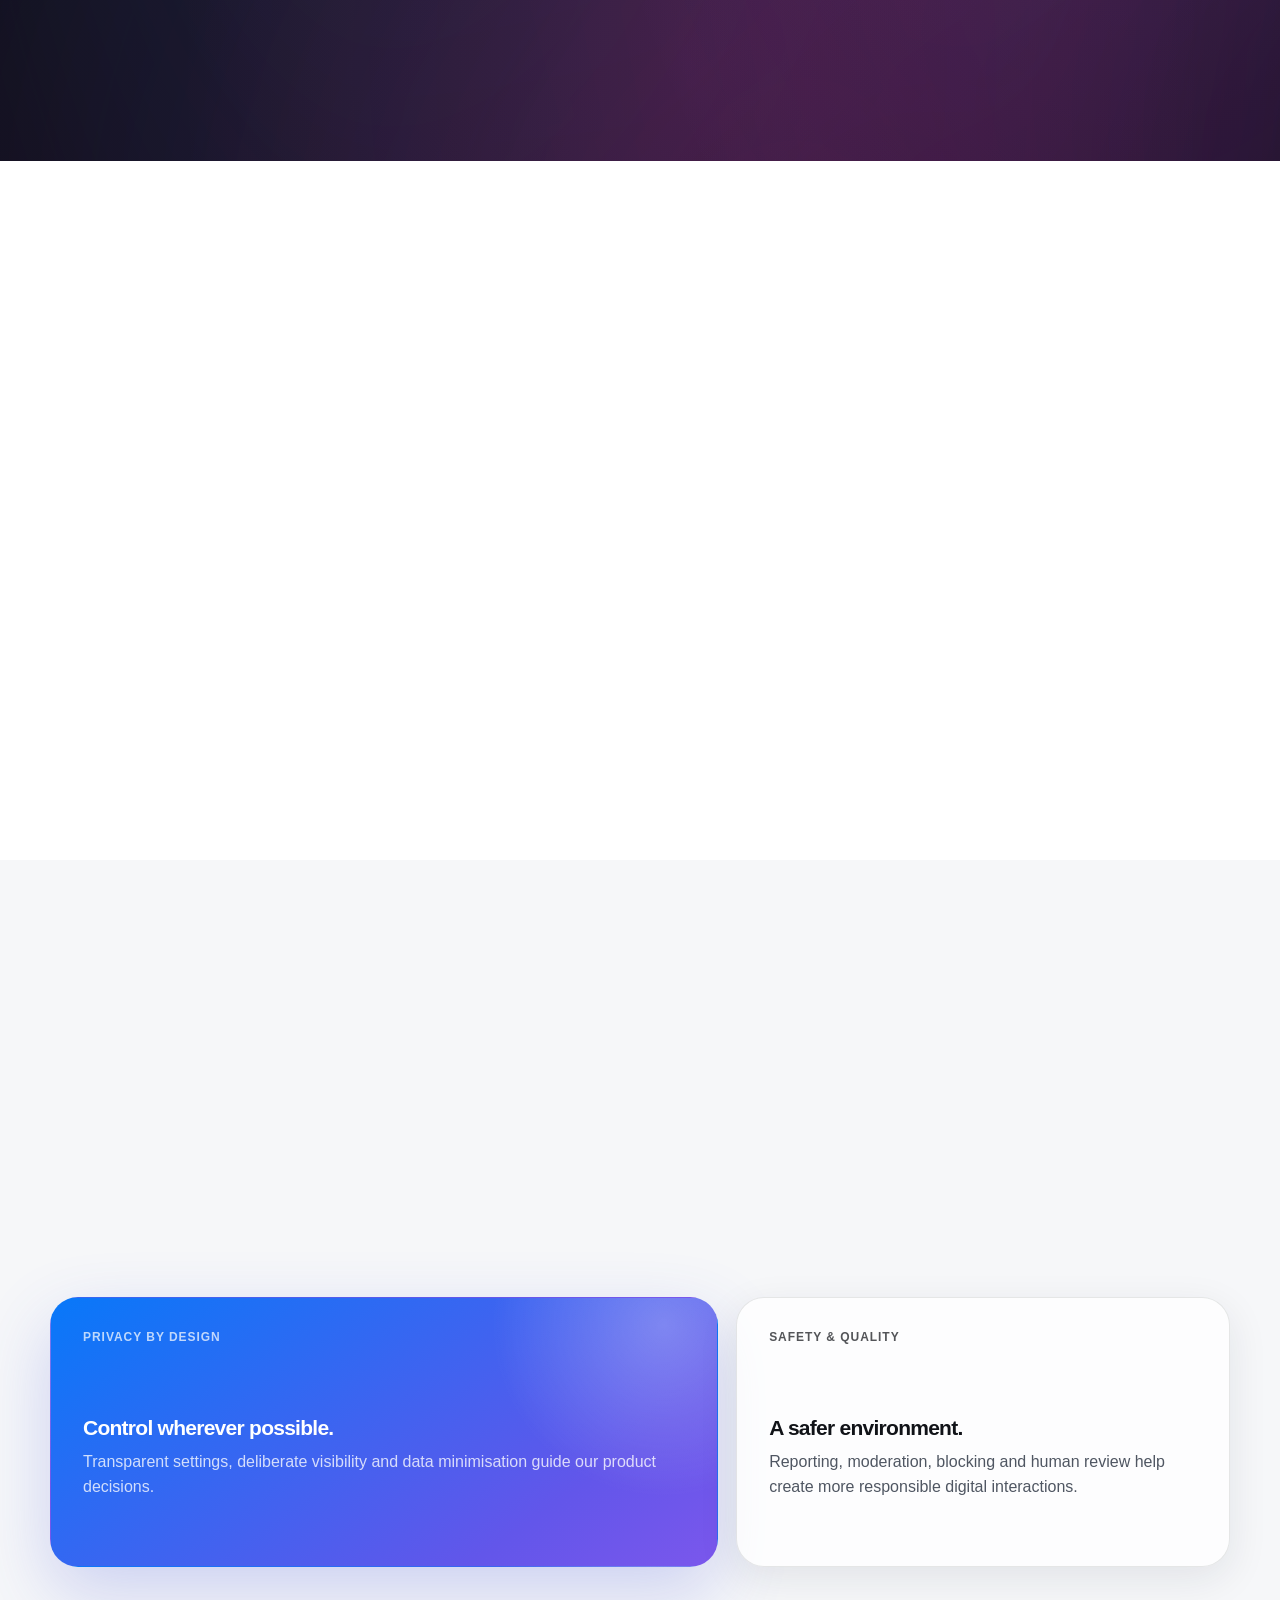
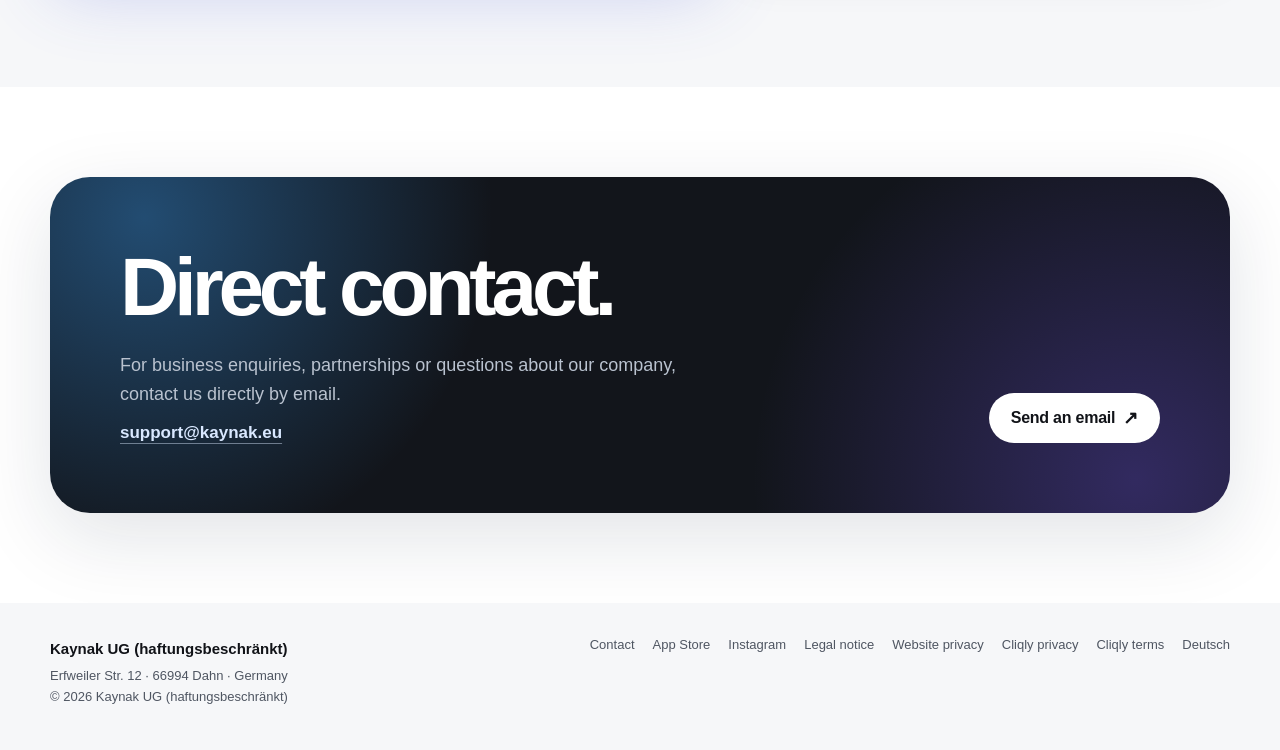
<file: en/index.html>
<!doctype html>
<html lang="en">
  <head>
    <meta charset="utf-8" />
    <meta name="viewport" content="width=device-width, initial-scale=1" />
    <title>Kaynak UG (haftungsbeschränkt) – Apps made in Frankfurt</title>
    <meta
      name="description"
      content="Kaynak UG (haftungsbeschränkt) develops thoughtful digital products in Frankfurt am Main. Cliqly, our local social app for real-world connection, is now available on the App Store."
    />
    <meta name="theme-color" content="#f6f7f9" />
    <meta name="color-scheme" content="light dark" />
    <meta name="robots" content="index,follow" />
    <link rel="canonical" href="https://kaynak.eu/en/" />
    <link rel="alternate" hreflang="de" href="https://kaynak.eu/" />
    <link rel="alternate" hreflang="en" href="https://kaynak.eu/en/" />
    <link rel="icon" href="/assets/kaynak-mark.png" type="image/png" />
    <script src="/assets/theme-init.js"></script>
    <link rel="stylesheet" href="/assets/styles.css" />
    <meta property="og:type" content="website" />
    <meta property="og:locale" content="en_GB" />
    <meta property="og:locale:alternate" content="de_DE" />
    <meta property="og:site_name" content="Kaynak UG (haftungsbeschränkt)" />
    <meta property="og:title" content="Kaynak UG (haftungsbeschränkt) – Apps made in Frankfurt" />
    <meta
      property="og:description"
      content="Kaynak UG (haftungsbeschränkt) develops high-quality mobile software in Frankfurt am Main. Cliqly is now available on the App Store."
    />
    <meta property="og:url" content="https://kaynak.eu/en/" />
    <meta property="og:image" content="https://kaynak.eu/assets/og-kaynak.png" />
    <meta property="og:image:width" content="1200" />
    <meta property="og:image:height" content="630" />
    <meta property="og:image:alt" content="Kaynak UG (haftungsbeschränkt) – Apps made in Frankfurt" />
    <meta name="twitter:card" content="summary_large_image" />
    <meta name="twitter:title" content="Kaynak UG (haftungsbeschränkt) – Apps made in Frankfurt" />
    <meta
      name="twitter:description"
      content="Kaynak UG (haftungsbeschränkt) develops high-quality mobile software in Frankfurt am Main. Cliqly is now available on the App Store."
    />
    <meta name="twitter:image" content="https://kaynak.eu/assets/og-kaynak.png" />
  </head>
  <body>
    <a class="skip-link" href="#content">Skip to content</a>
    <header class="site-header">
      <nav class="nav-shell" aria-label="Main navigation">
        <a class="brand" href="/en/" aria-label="Kaynak UG (haftungsbeschränkt) home">
          <span class="brand-mark" aria-hidden="true"><span class="brand-stem"></span></span>
          <span>Kaynak</span>
        </a>
        <button
          class="menu-button"
          type="button"
          aria-label="Open navigation"
          aria-controls="site-navigation"
          aria-expanded="false"
        >
          <span class="menu-icon" aria-hidden="true"></span>
        </button>
        <div class="nav-links" id="site-navigation">
          <a href="#company">Company</a>
          <a href="#cliqly">Cliqly</a>
          <a href="#responsibility">Responsibility</a>
          <a href="#contact">Contact</a>
          <a class="language-link" href="/" lang="de" hreflang="de">DE</a>
        </div>
      </nav>
    </header>

    <main id="content">
      <section class="hero" aria-labelledby="hero-title">
        <div class="shell hero-grid">
          <div>
            <p class="eyebrow">Software company · Made in Frankfurt</p>
            <h1 id="hero-title">
              Digital products.<br /><span class="hero-secondary">Precisely engineered.</span>
            </h1>
            <p class="hero-copy">
              Kaynak UG (haftungsbeschränkt) develops mobile software products in
              Frankfurt am Main. Our current product, Cliqly, is now available on the
              App Store.
            </p>
            <div class="button-row">
              <a
                class="app-store-link"
                href="https://apps.apple.com/de/app/cliqly/id6742904695?itsct=apps_box_badge&amp;itscg=30200"
                target="_blank"
                rel="noopener noreferrer"
                aria-label="Download Cliqly on the App Store (opens in a new tab)"
              >
                <img
                  class="app-store-badge"
                  src="/assets/download-on-the-app-store-en.svg"
                  alt="Download on the App Store"
                  width="180"
                  height="60"
                />
              </a>
              <a class="button button-secondary" href="#cliqly">
                Discover Cliqly <span class="button-arrow" aria-hidden="true">↓</span>
              </a>
            </div>
            <div class="launch-meta" aria-label="Cliqly release and social media">
              <span class="launch-status">Available since September 11, 2026</span>
              <a
                class="social-link"
                href="https://www.instagram.com/cliqly.de/"
                target="_blank"
                rel="noopener noreferrer"
                aria-label="Open Cliqly on Instagram (opens in a new tab)"
              >
                @cliqly.de <span aria-hidden="true">↗</span>
              </a>
            </div>
          </div>

          <div class="hero-visual" aria-label="Illustration of the Cliqly app">
            <div class="orb live-aura" data-live-aura aria-hidden="true">
              <span class="aura-orb aura-orb-blue"></span>
              <span class="aura-orb aura-orb-cyan"></span>
              <span class="aura-orb aura-orb-violet"></span>
              <span class="aura-orb aura-orb-magenta"></span>
              <span class="aura-fog aura-fog-one"></span>
              <span class="aura-fog aura-fog-two"></span>
              <span class="aura-dust"></span>
            </div>
            <div class="phone" aria-hidden="true">
              <div class="phone-screen">
                <img
                  class="phone-screen-shot"
                  src="/assets/cliqly-map-preview.jpg"
                  alt=""
                  width="692"
                  height="1500"
                  decoding="async"
                  fetchpriority="high"
                />
                <div class="phone-island"></div>
              </div>
            </div>
          </div>
        </div>
      </section>

      <section class="section section-white" aria-labelledby="focus-title">
        <div class="shell">
          <div class="section-heading">
            <p class="section-kicker">Our focus</p>
            <h2 class="section-title" id="focus-title">
              Product development with substance.
            </h2>
            <p class="section-intro">
              We create digital experiences that feel clear, dependable and
              approachable—from the first idea to the finished product.
            </p>
          </div>
          <div class="fact-grid">
            <article class="fact-card">
              <span class="fact-number">01</span>
              <h3>Products with purpose</h3>
              <p>
                Clear ideas, precise execution and decisions designed to stand the test
                of time.
              </p>
            </article>
            <article class="fact-card">
              <span class="fact-number">02</span>
              <h3>Quality in every detail</h3>
              <p>
                Design, engineering, safety and accessibility form one connected
                experience.
              </p>
            </article>
            <article class="fact-card">
              <span class="fact-number">03</span>
              <h3>Responsibility built in</h3>
              <p>
                Privacy, user control and respectful interaction are part of the product,
                not an afterthought.
              </p>
            </article>
          </div>
        </div>
      </section>

      <section class="section" id="company" aria-labelledby="company-title">
        <div class="shell company-grid">
          <div>
            <p class="section-kicker">Company</p>
            <h2 class="company-statement" id="company-title">
              Small by design.<br />Serious in ambition.
            </h2>
          </div>
          <div class="company-copy">
            <p>
              Kaynak UG (haftungsbeschränkt) is a German technology company with its
              registered office in Dahn and its operating site in Frankfurt am Main.
              From Frankfurt, we conceive and develop digital products with a focus on
              mobile experiences and social interaction.
            </p>
            <p>
              Our current product is Cliqly: a local social app for adults, bringing
              people together through shared interests, events and real-world
              experiences.
            </p>
            <div class="company-meta" aria-label="Company details">
              <div class="meta-item">
                <span>Legal form</span>
                <strong>UG (haftungsbeschränkt)</strong>
              </div>
              <div class="meta-item">
                <span>Managing director</span>
                <strong>Can Kaynak</strong>
              </div>
              <div class="meta-item">
                <span>Commercial register</span>
                <strong>Amtsgericht Zweibrücken<br />HRB 33568</strong>
              </div>
              <div class="meta-item">
                <span>Registered office</span>
                <strong>Dahn, Germany</strong>
              </div>
              <div class="meta-item">
                <span>Operating site</span>
                <strong>Frankfurt am Main</strong>
              </div>
            </div>
          </div>
        </div>
      </section>

      <section
        class="section section-dark product-section"
        id="cliqly"
        aria-labelledby="product-title"
      >
        <div class="shell">
          <div class="product-stage">
            <div class="product-visual">
              <div class="product-icon-lockup">
                <img
                  class="product-icon"
                  src="/assets/cliqly-icon-generation26.webp"
                  alt="Cliqly app icon"
                  width="768"
                  height="768"
                />
                <div class="product-brand-line">
                  <strong>Cliqly</strong>
                  <span>Local events &amp; real connections</span>
                </div>
              </div>
            </div>
            <div class="product-copy">
              <span class="product-label">Now on the App Store</span>
              <h2 id="product-title">
                Your people.<br /><span>Your next plan.</span>
              </h2>
              <p>
                Discover events nearby, meet people in the real world and plan with
                private crews. Cliqly takes digital discovery where it matters: into
                real life.
              </p>
              <div class="product-actions">
                <a
                  class="product-store-link"
                  href="https://apps.apple.com/de/app/cliqly/id6742904695"
                  target="_blank"
                  rel="noopener noreferrer"
                  aria-label="View Cliqly on the App Store (opens in a new tab)"
                >
                  View on the App Store <span aria-hidden="true">↗</span>
                </a>
                <a
                  class="product-instagram-link"
                  href="https://www.instagram.com/cliqly.de/"
                  target="_blank"
                  rel="noopener noreferrer"
                  aria-label="Open Cliqly on Instagram (opens in a new tab)"
                >
                  @cliqly.de <span aria-hidden="true">↗</span>
                </a>
              </div>
              <ul class="product-facts" aria-label="Cliqly availability">
                <li>18+</li>
                <li>iPhone &amp; iPad</li>
                <li>DE · EN · FR</li>
              </ul>
            </div>
          </div>

          <div class="product-feature-grid" aria-label="Cliqly features">
            <article class="product-feature">
              <span class="product-feature-number">01</span>
              <h3>What’s nearby</h3>
              <p>Find relevant events directly on the map and in clear event cards.</p>
            </article>
            <article class="product-feature">
              <span class="product-feature-number">02</span>
              <h3>Plan together</h3>
              <p>
                Create your own events or organise private crews with polls and
                availability.
              </p>
            </article>
            <article class="product-feature">
              <span class="product-feature-number">03</span>
              <h3>Private when it matters</h3>
              <p>Exact meeting points are shown only to confirmed participants.</p>
            </article>
            <article class="product-feature">
              <span class="product-feature-number">04</span>
              <h3>Look first, then join</h3>
              <p>Explore the core experience in demo mode—no account required.</p>
            </article>
          </div>

          <div class="product-gallery">
            <div class="product-gallery-heading">
              <div>
                <span class="product-gallery-label">Cliqly in action</span>
                <h3>From an idea to meeting up.</h3>
              </div>
              <p>
                Discover, create and meet with control—designed as one connected
                experience.
              </p>
            </div>
            <div class="product-shot-rail" aria-label="A closer look at the Cliqly app">
              <figure class="product-shot">
                <img
                  src="/assets/cliqly-story-en-01.webp"
                  alt="Cliqly map with local events and the message Your people, your next plan"
                  width="720"
                  height="1561"
                  loading="lazy"
                  decoding="async"
                />
                <figcaption>
                  <strong>Discover</strong>
                  <span>People and events near you.</span>
                </figcaption>
              </figure>
              <figure class="product-shot">
                <img
                  src="/assets/cliqly-story-en-02.webp"
                  alt="Cliqly event details and the flow for creating a new event"
                  width="720"
                  height="1561"
                  loading="lazy"
                  decoding="async"
                />
                <figcaption>
                  <strong>Join or create</strong>
                  <span>Find a plan—or start your own.</span>
                </figcaption>
              </figure>
              <figure class="product-shot">
                <img
                  src="/assets/cliqly-story-en-03.webp"
                  alt="Cliqly setting for a private meeting point revealed after confirmation"
                  width="720"
                  height="1561"
                  loading="lazy"
                  decoding="async"
                />
                <figcaption>
                  <strong>Meeting points with control</strong>
                  <span>The exact location stays private until you’re confirmed.</span>
                </figcaption>
              </figure>
            </div>
          </div>

          <div class="product-bottom">
            <p>
              <strong>Start for free.</strong> Optional Cliqly+ and Pro memberships add
              higher limits and—with Pro—exclusive designs and effects.
            </p>
            <div class="product-legal-links" aria-label="Cliqly legal information">
              <a href="/en/cliqly/privacy/">Privacy Policy</a>
              <a href="/en/cliqly/terms/">Terms of Service</a>
            </div>
          </div>
        </div>
      </section>

      <section class="section section-white" aria-labelledby="principles-title">
        <div class="shell">
          <div class="section-heading">
            <p class="section-kicker">How we work</p>
            <h2 class="section-title" id="principles-title">
              Clarity over complexity.
            </h2>
          </div>
          <div class="value-grid">
            <article class="value-card">
              <div class="value-symbol" aria-hidden="true">A</div>
              <h3>Human by design</h3>
              <p>
                Features begin with a real need. Technology stays out of the way so the
                product can feel natural.
              </p>
            </article>
            <article class="value-card">
              <div class="value-symbol" aria-hidden="true">B</div>
              <h3>Engineered with precision</h3>
              <p>
                Robust architecture, careful testing and consistent quality underpin
                every release.
              </p>
            </article>
            <article class="value-card">
              <div class="value-symbol" aria-hidden="true">C</div>
              <h3>Built to improve</h3>
              <p>
                We evolve our products through real use, clear feedback and long-term
                responsibility.
              </p>
            </article>
          </div>
        </div>
      </section>

      <section class="section" id="responsibility" aria-labelledby="responsibility-title">
        <div class="shell">
          <div class="section-heading">
            <p class="section-kicker">Responsibility</p>
            <h2 class="section-title" id="responsibility-title">
              Trust is a product feature.
            </h2>
            <p class="section-intro">
              People should understand and control what happens to their data and
              content. Protection is therefore designed into the product from the
              beginning.
            </p>
          </div>
          <div class="responsibility-grid">
            <article class="responsibility-card highlight">
              <span class="card-tag">Privacy by Design</span>
              <h3>Control wherever possible.</h3>
              <p>
                Transparent settings, deliberate visibility and data minimisation guide
                our product decisions.
              </p>
            </article>
            <article class="responsibility-card">
              <span class="card-tag">Safety &amp; Quality</span>
              <h3>A safer environment.</h3>
              <p>
                Reporting, moderation, blocking and human review help create more
                responsible digital interactions.
              </p>
            </article>
          </div>
        </div>
      </section>

      <section class="section-compact section-white" id="contact" aria-labelledby="contact-title">
        <div class="shell">
          <div class="contact-panel">
            <div>
              <h2 id="contact-title">Direct contact.</h2>
              <p>
                For business enquiries, partnerships or questions about our company,
                contact us directly by email.
              </p>
              <a class="contact-email" href="mailto:support@kaynak.eu"
                >support@kaynak.eu</a
              >
            </div>
            <a class="button" href="mailto:support@kaynak.eu">
              Send an email <span class="button-arrow" aria-hidden="true">↗</span>
            </a>
          </div>
        </div>
      </section>
    </main>

    <footer class="site-footer">
      <div class="shell footer-grid">
        <div class="footer-company">
          <strong>Kaynak UG (haftungsbeschränkt)</strong>
          Erfweiler Str. 12 · 66994 Dahn · Germany<br />
          © <span data-current-year>2026</span> Kaynak UG (haftungsbeschränkt)
        </div>
        <div class="footer-links">
          <a href="mailto:support@kaynak.eu">Contact</a>
          <a
            href="https://apps.apple.com/de/app/cliqly/id6742904695"
            target="_blank"
            rel="noopener noreferrer"
            >App Store</a
          >
          <a
            href="https://www.instagram.com/cliqly.de/"
            target="_blank"
            rel="noopener noreferrer"
            >Instagram</a
          >
          <a href="/en/legal-notice/">Legal notice</a>
          <a href="/en/privacy/">Website privacy</a>
          <a href="/en/cliqly/privacy/">Cliqly privacy</a>
          <a href="/en/cliqly/terms/">Cliqly terms</a>
          <a href="/" lang="de">Deutsch</a>
        </div>
      </div>
    </footer>
    <script src="/assets/site.js" defer></script>
  </body>
</html>
</file>
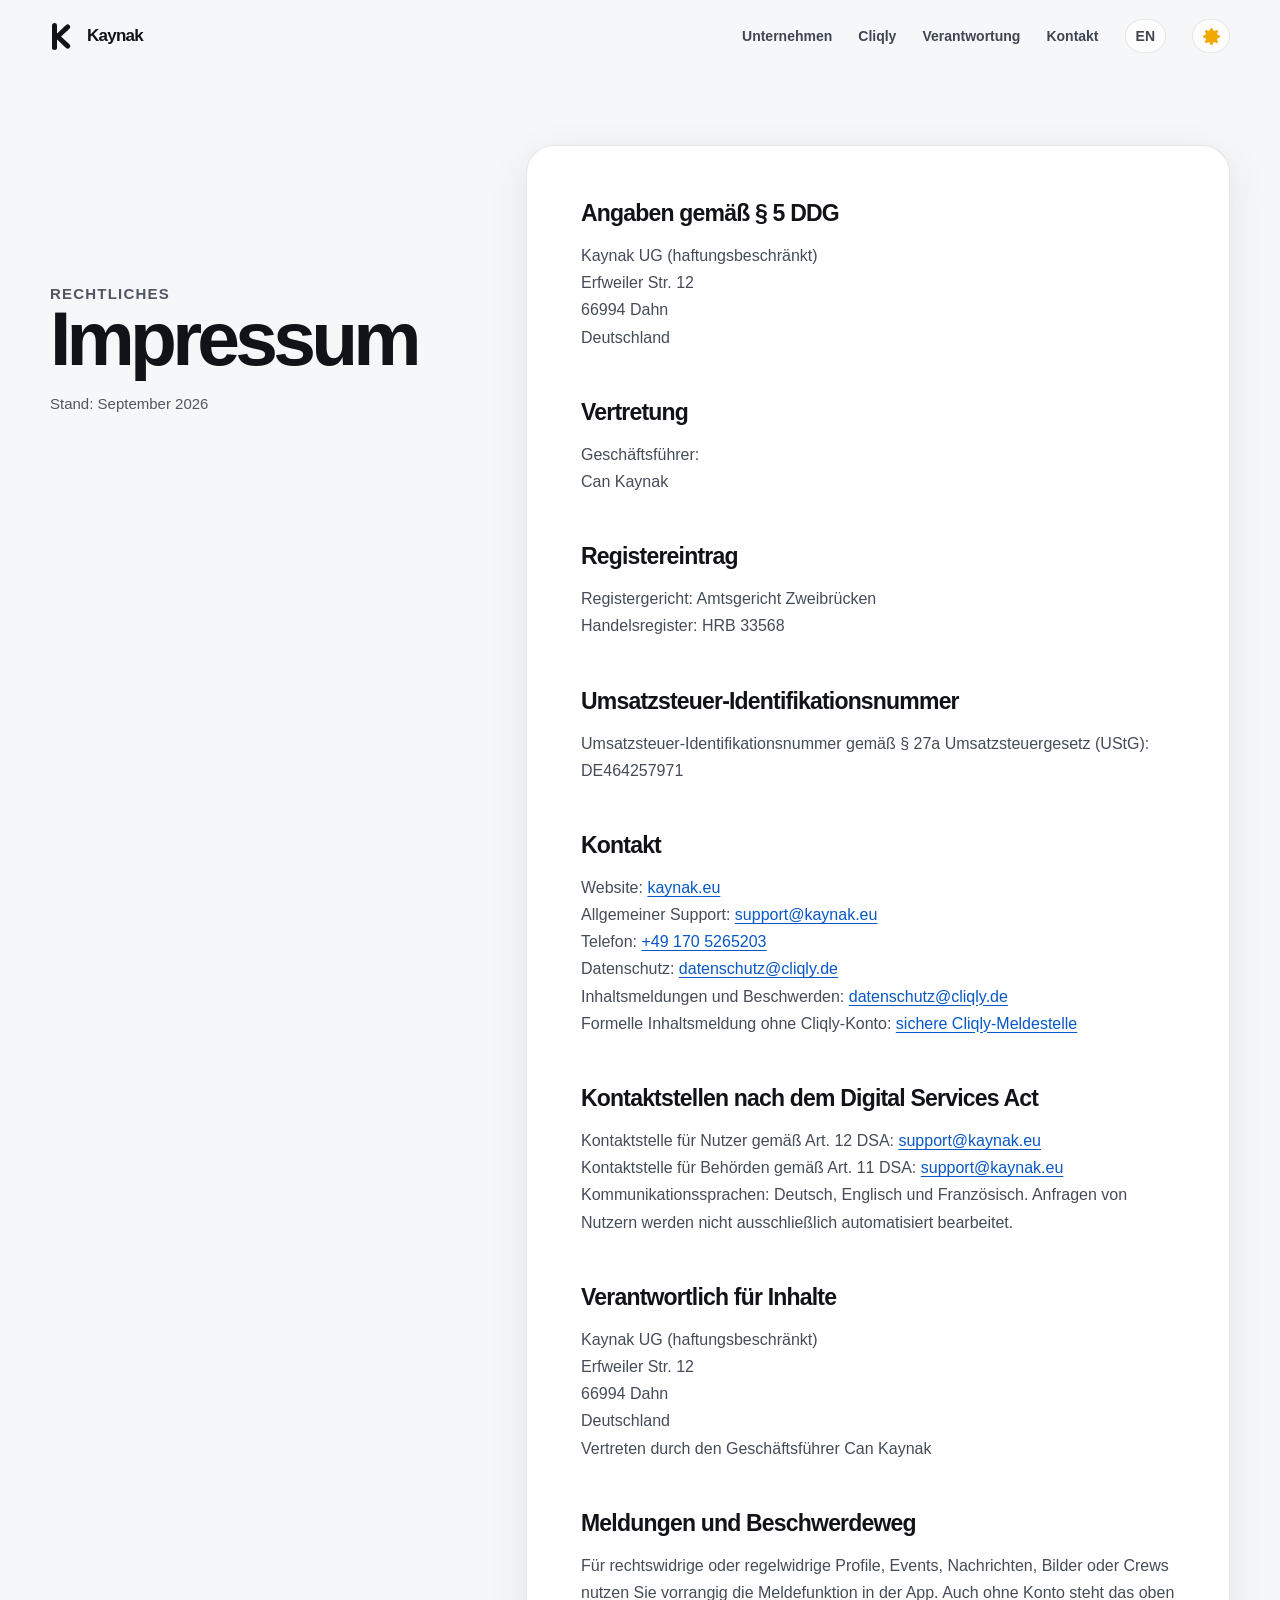
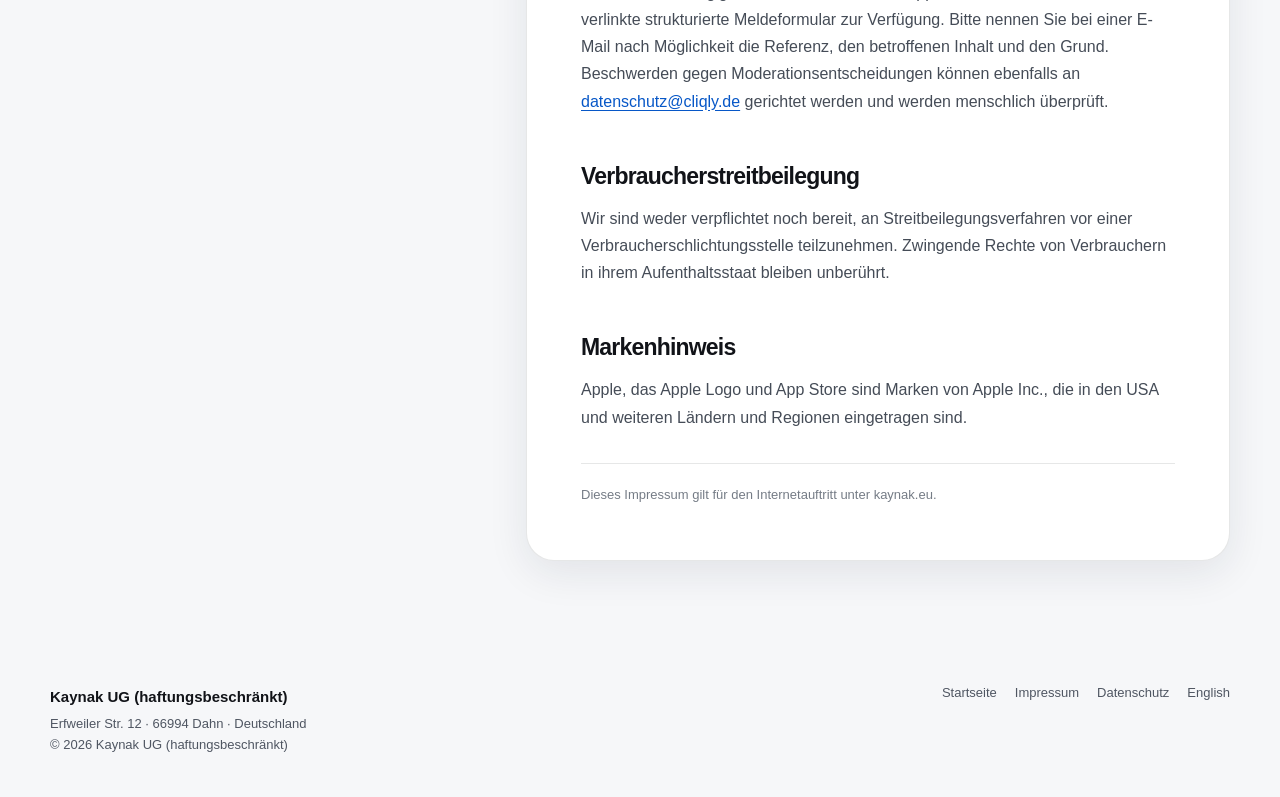
<file: impressum/index.html>
<!doctype html>
<html lang="de">
  <head>
    <meta charset="utf-8" />
    <meta name="viewport" content="width=device-width, initial-scale=1" />
    <title>Impressum – Kaynak UG (haftungsbeschränkt)</title>
    <meta
      name="description"
      content="Impressum und gesetzliche Anbieterkennzeichnung der Kaynak UG (haftungsbeschränkt)."
    />
    <meta name="theme-color" content="#f6f7f9" />
    <meta name="color-scheme" content="light dark" />
    <meta name="robots" content="index,follow" />
    <link rel="canonical" href="https://kaynak.eu/impressum/" />
    <link rel="alternate" hreflang="de" href="https://kaynak.eu/impressum/" />
    <link rel="alternate" hreflang="en" href="https://kaynak.eu/en/legal-notice/" />
    <link rel="icon" href="/assets/kaynak-mark.png" type="image/png" />
    <script src="/assets/theme-init.js"></script>
    <link rel="stylesheet" href="/assets/styles.css" />
  </head>
  <body>
    <a class="skip-link" href="#inhalt">Zum Inhalt springen</a>
    <header class="site-header">
      <nav class="nav-shell" aria-label="Hauptnavigation">
        <a class="brand" href="/" aria-label="Kaynak UG (haftungsbeschränkt) Startseite">
          <span class="brand-mark" aria-hidden="true"><span class="brand-stem"></span></span>
          <span>Kaynak</span>
        </a>
        <button
          class="menu-button"
          type="button"
          aria-label="Navigation öffnen"
          aria-controls="site-navigation"
          aria-expanded="false"
        >
          <span class="menu-icon" aria-hidden="true"></span>
        </button>
        <div class="nav-links" id="site-navigation">
          <a href="/#unternehmen">Unternehmen</a>
          <a href="/#cliqly">Cliqly</a>
          <a href="/#verantwortung">Verantwortung</a>
          <a href="/#kontakt">Kontakt</a>
          <a class="language-link" href="/en/legal-notice/" lang="en" hreflang="en">EN</a>
        </div>
      </nav>
    </header>

    <main class="legal-main" id="inhalt">
      <div class="shell legal-layout">
        <div class="legal-heading">
          <p class="section-kicker">Rechtliches</p>
          <h1>Impressum</h1>
          <p>Stand: September 2026</p>
        </div>
        <article class="legal-content">
          <h2>Angaben gemäß § 5 DDG</h2>
          <p>
            Kaynak UG (haftungsbeschränkt)<br />
            Erfweiler Str. 12<br />
            66994 Dahn<br />
            Deutschland
          </p>

          <h2>Vertretung</h2>
          <p>
            Geschäftsführer:<br />
            Can Kaynak
          </p>

          <h2>Registereintrag</h2>
          <p>
            Registergericht: Amtsgericht Zweibrücken<br />
            Handelsregister: HRB 33568
          </p>

          <h2>Umsatzsteuer-Identifikationsnummer</h2>
          <p>
            Umsatzsteuer-Identifikationsnummer gemäß § 27a Umsatzsteuergesetz
            (UStG):<br />
            DE464257971
          </p>

          <h2>Kontakt</h2>
          <p>
            Website:
            <a href="https://kaynak.eu">kaynak.eu</a><br />
            Allgemeiner Support:
            <a href="mailto:support@kaynak.eu">support@kaynak.eu</a><br />
            Telefon:
            <a href="tel:+491705265203">+49 170 5265203</a><br />
            Datenschutz:
            <a href="mailto:datenschutz@cliqly.de">datenschutz@cliqly.de</a><br />
            Inhaltsmeldungen und Beschwerden:
            <a href="mailto:datenschutz@cliqly.de">datenschutz@cliqly.de</a><br />
            Formelle Inhaltsmeldung ohne Cliqly-Konto:
            <a href="/cliqly/meldestelle/?lang=de">sichere Cliqly-Meldestelle</a>
          </p>

          <h2>Kontaktstellen nach dem Digital Services Act</h2>
          <p>
            Kontaktstelle für Nutzer gemäß Art. 12 DSA:
            <a href="mailto:support@kaynak.eu">support@kaynak.eu</a><br />
            Kontaktstelle für Behörden gemäß Art. 11 DSA:
            <a href="mailto:support@kaynak.eu">support@kaynak.eu</a><br />
            Kommunikationssprachen: Deutsch, Englisch und Französisch. Anfragen von
            Nutzern werden nicht ausschließlich automatisiert bearbeitet.
          </p>

          <h2>Verantwortlich für Inhalte</h2>
          <p>
            Kaynak UG (haftungsbeschränkt)<br />
            Erfweiler Str. 12<br />
            66994 Dahn<br />
            Deutschland<br />
            Vertreten durch den Geschäftsführer Can Kaynak
          </p>

          <h2>Meldungen und Beschwerdeweg</h2>
          <p>
            Für rechtswidrige oder regelwidrige Profile, Events, Nachrichten, Bilder
            oder Crews nutzen Sie vorrangig die Meldefunktion in der App. Auch ohne
            Konto steht das oben verlinkte strukturierte Meldeformular zur Verfügung.
            Bitte nennen Sie bei einer E-Mail nach Möglichkeit die Referenz, den betroffenen Inhalt
            und den Grund. Beschwerden gegen Moderationsentscheidungen können ebenfalls
            an <a href="mailto:datenschutz@cliqly.de">datenschutz@cliqly.de</a>
            gerichtet werden und werden menschlich überprüft.
          </p>

          <h2>Verbraucherstreitbeilegung</h2>
          <p>
            Wir sind weder verpflichtet noch bereit, an Streitbeilegungsverfahren vor
            einer Verbraucherschlichtungsstelle teilzunehmen. Zwingende Rechte von
            Verbrauchern in ihrem Aufenthaltsstaat bleiben unberührt.
          </p>

          <h2>Markenhinweis</h2>
          <p>
            Apple, das Apple Logo und App Store sind Marken von Apple Inc., die in den
            USA und weiteren Ländern und Regionen eingetragen sind.
          </p>

          <p class="legal-note">
            Dieses Impressum gilt für den Internetauftritt unter kaynak.eu.
          </p>
        </article>
      </div>
    </main>

    <footer class="site-footer">
      <div class="shell footer-grid">
        <div class="footer-company">
          <strong>Kaynak UG (haftungsbeschränkt)</strong>
          Erfweiler Str. 12 · 66994 Dahn · Deutschland<br />
          © <span data-current-year>2026</span> Kaynak UG (haftungsbeschränkt)
        </div>
        <div class="footer-links">
          <a href="/">Startseite</a>
          <a href="/impressum/" aria-current="page">Impressum</a>
          <a href="/datenschutz/">Datenschutz</a>
          <a href="/en/legal-notice/" lang="en">English</a>
        </div>
      </div>
    </footer>
    <script src="/assets/site.js" defer></script>
  </body>
</html>
</file>
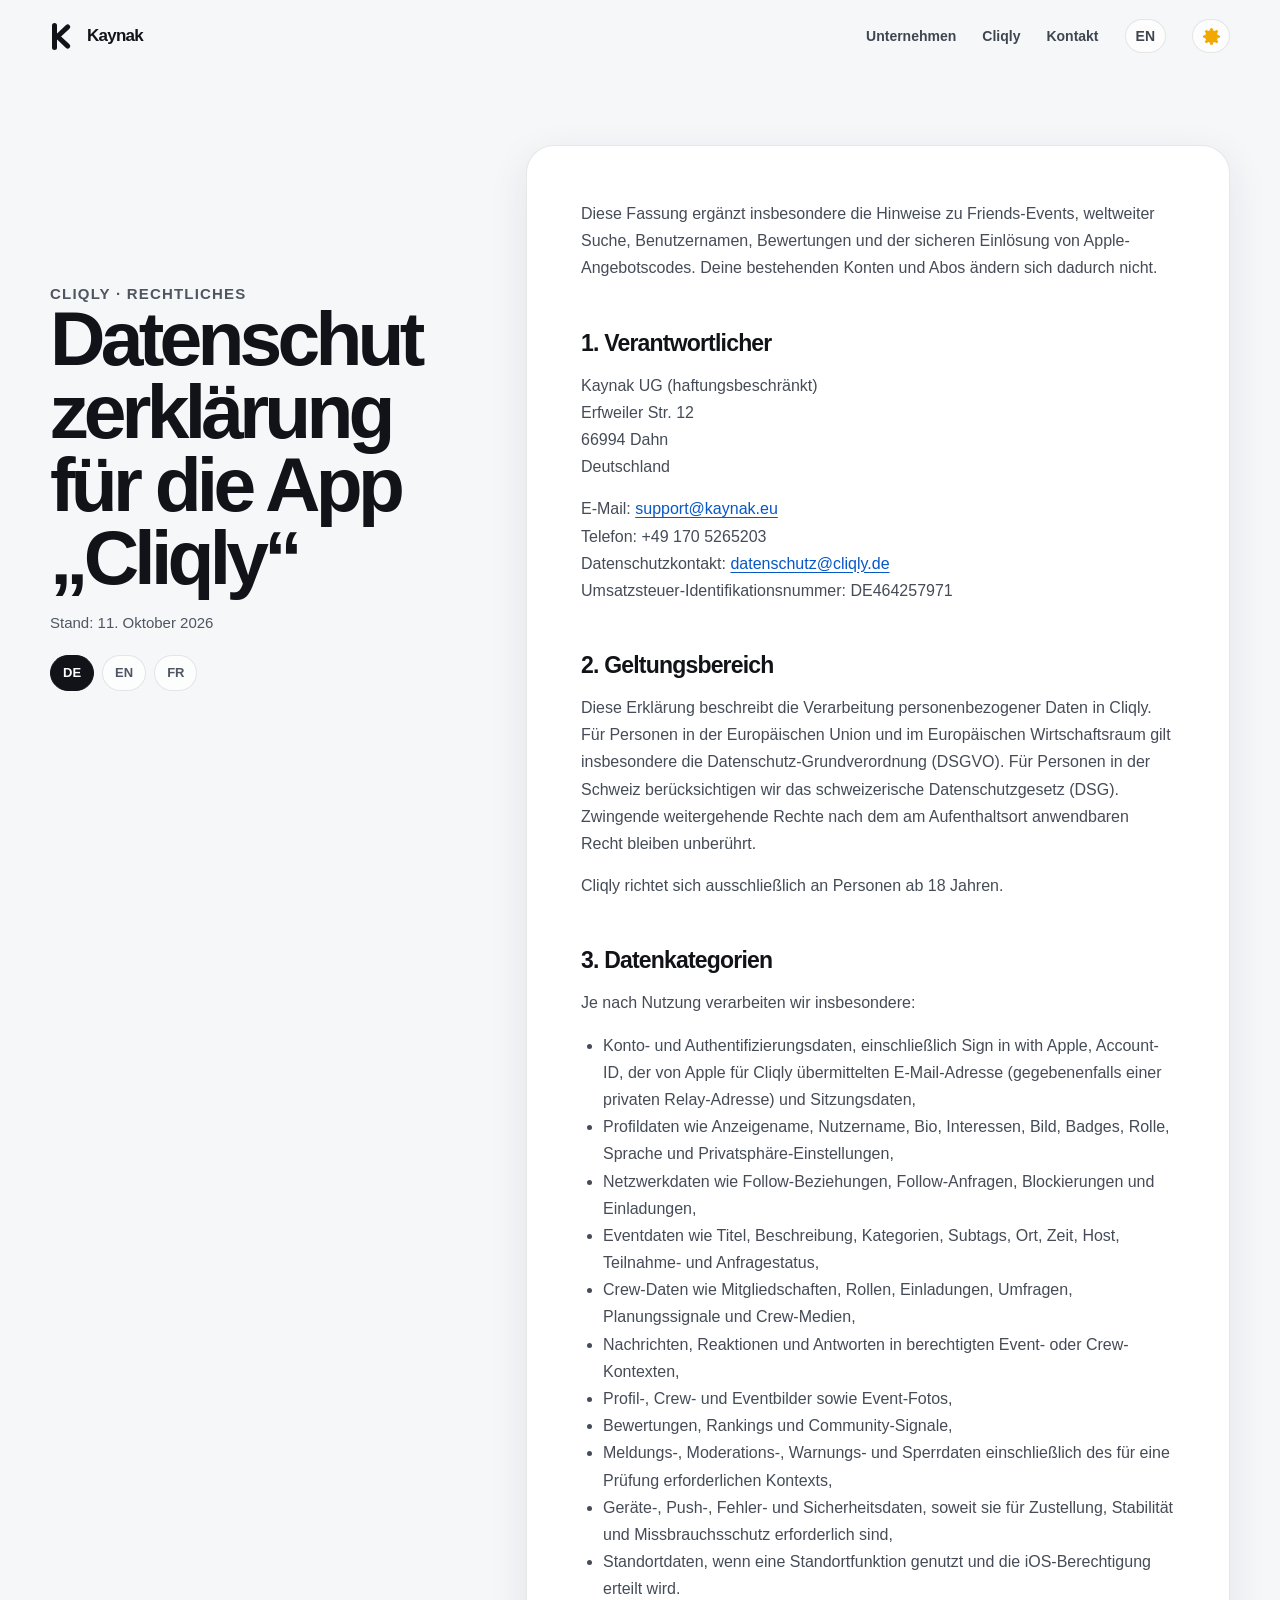
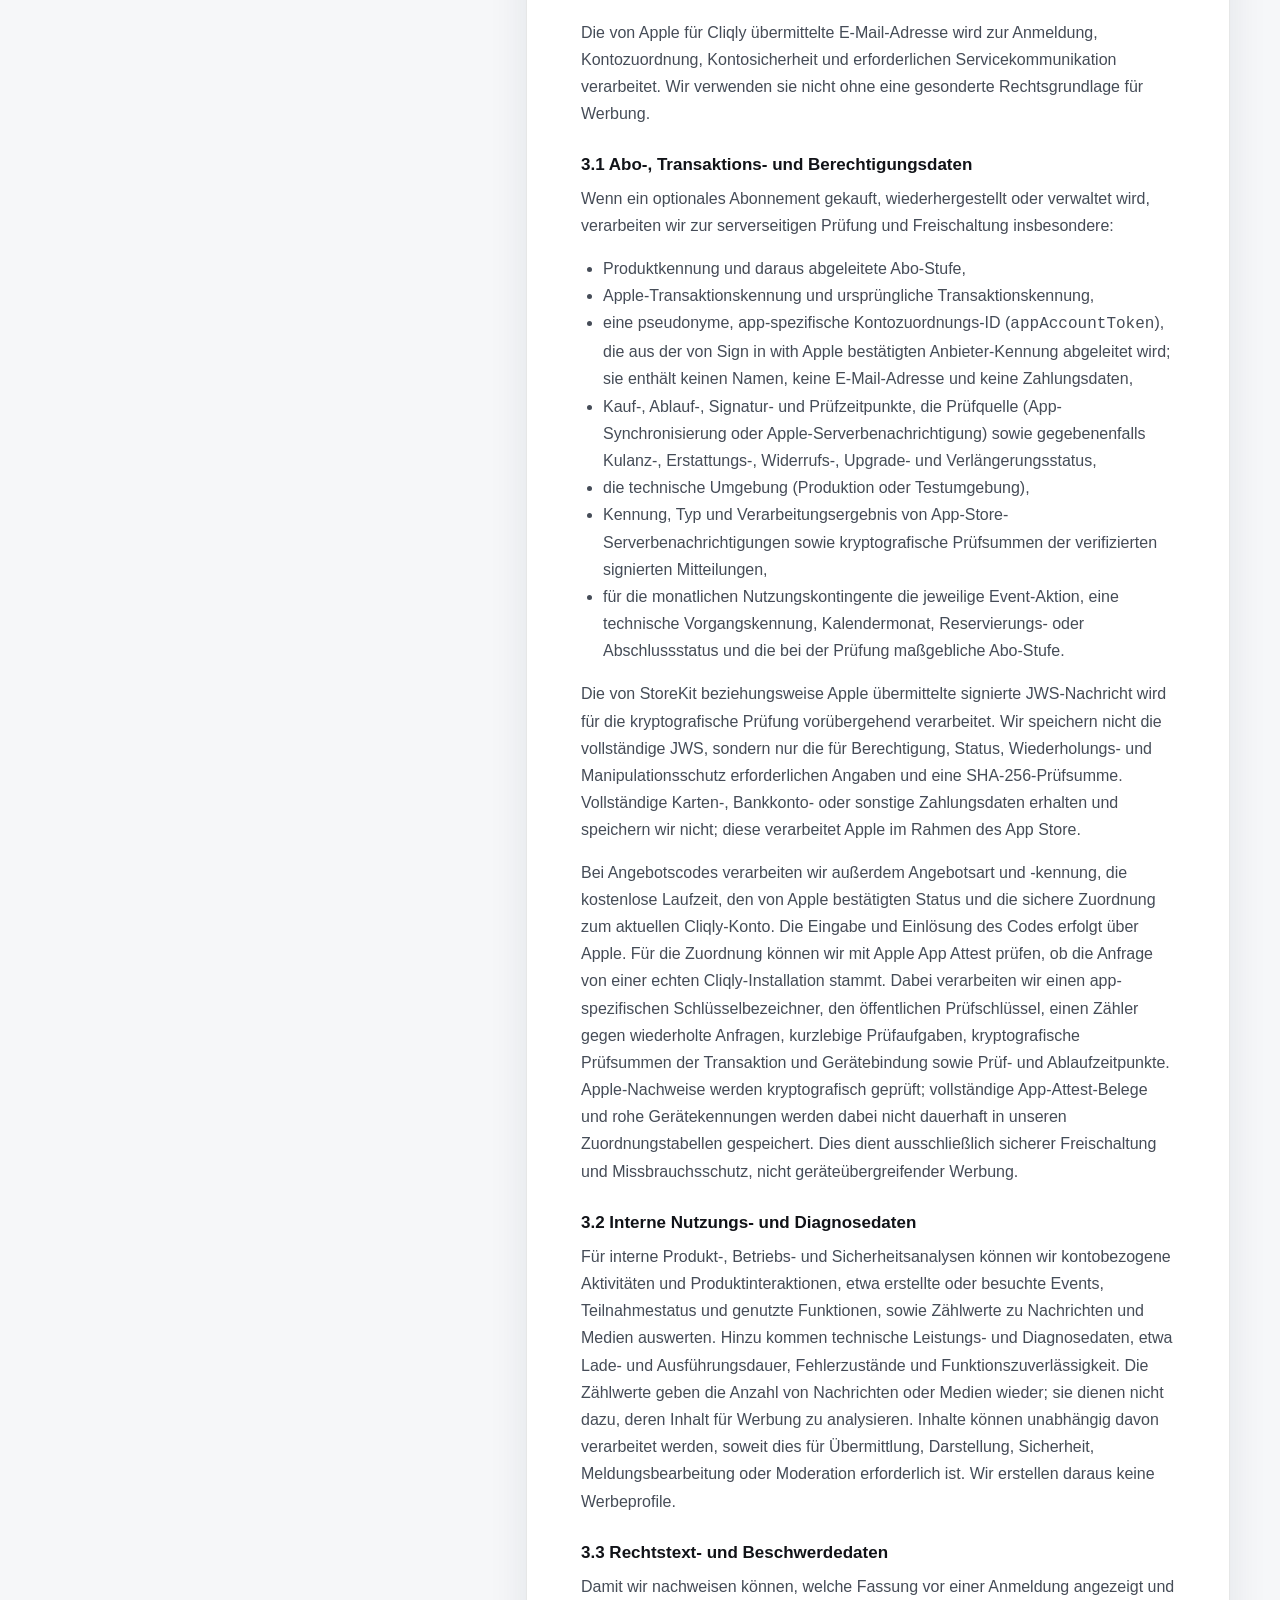
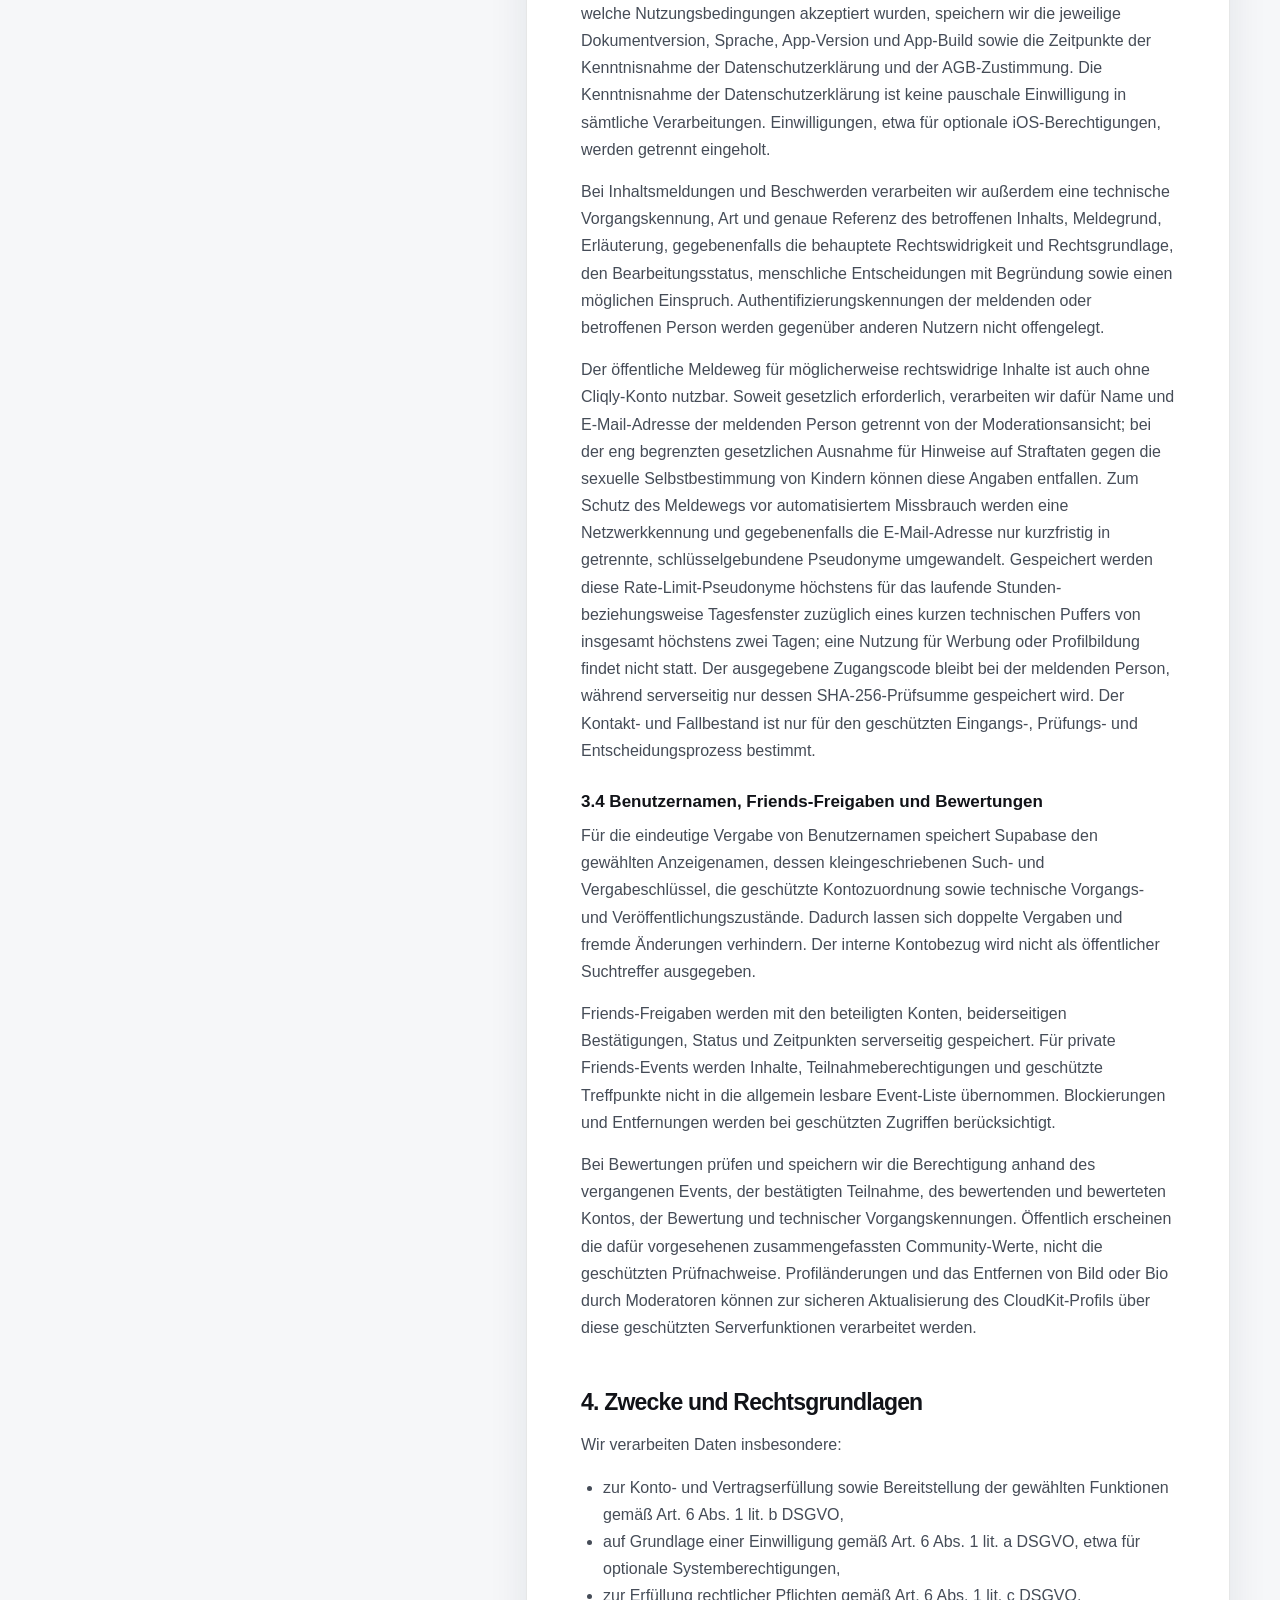
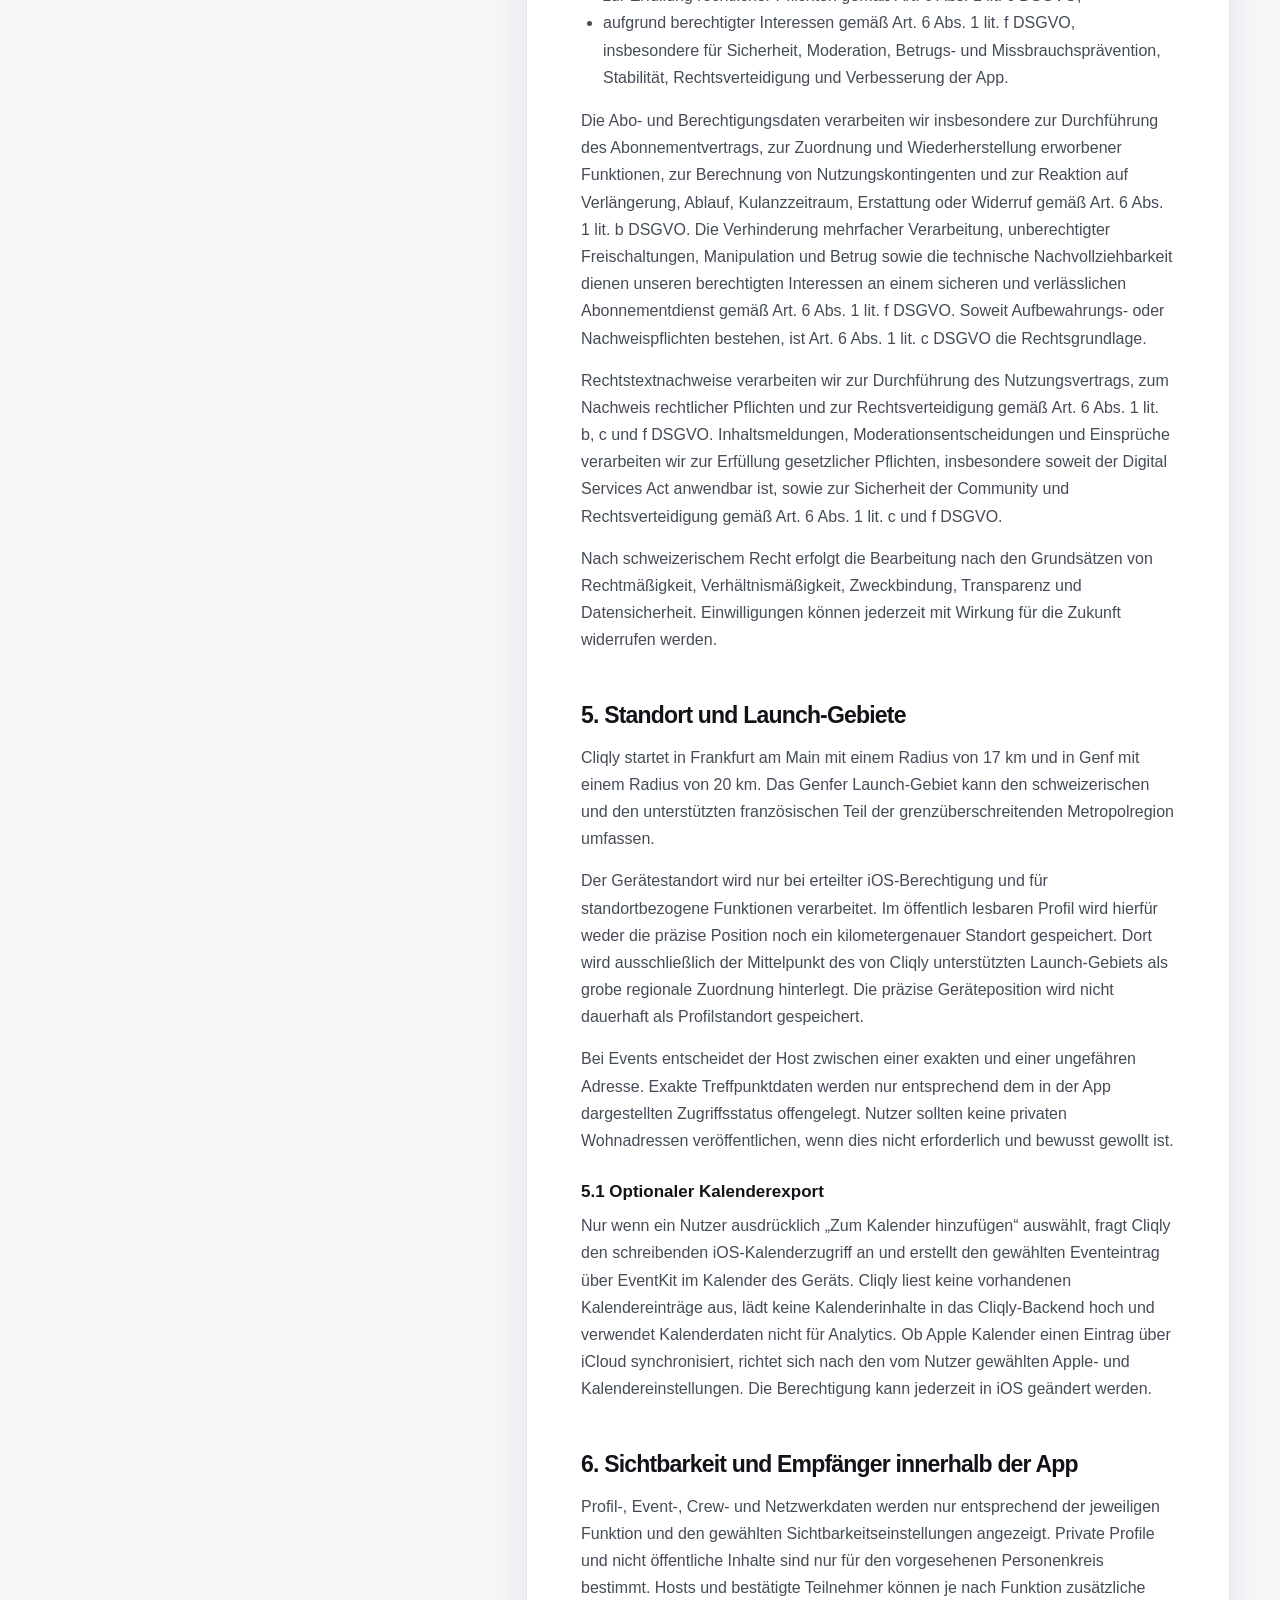
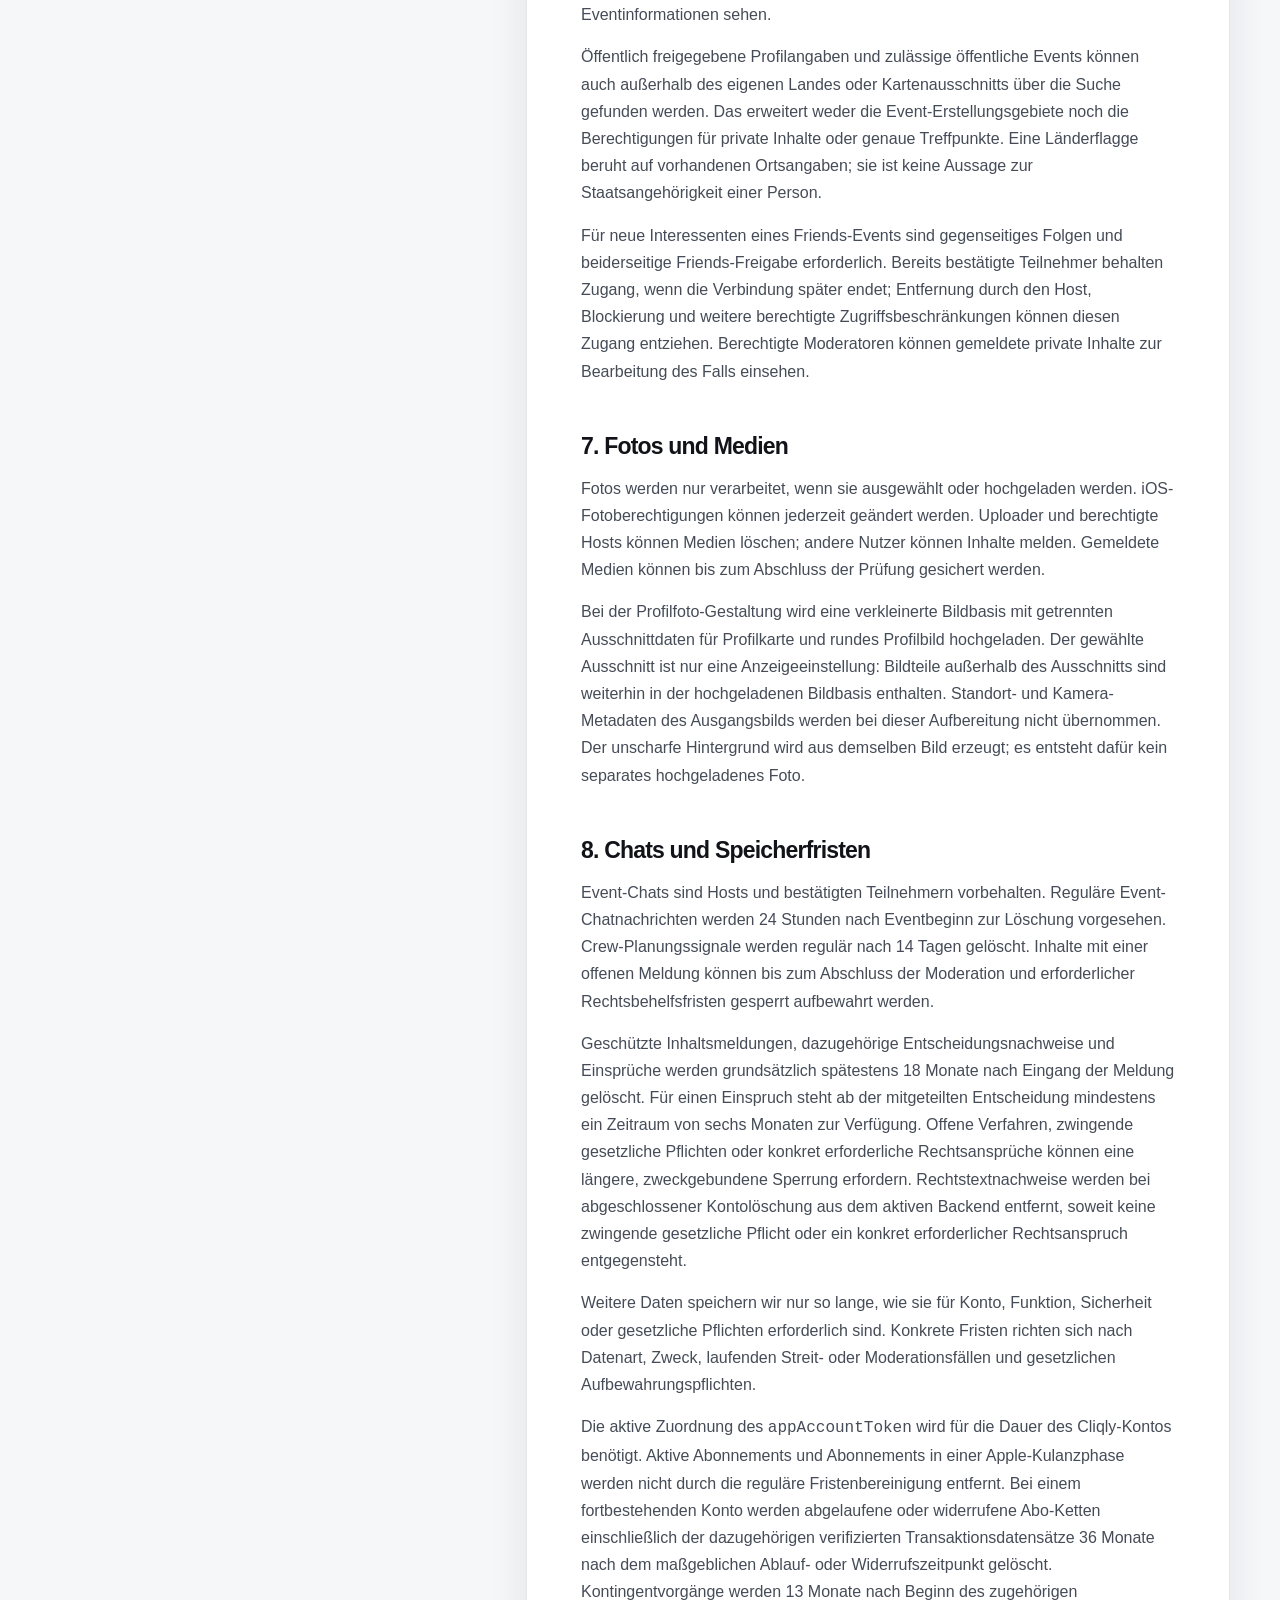
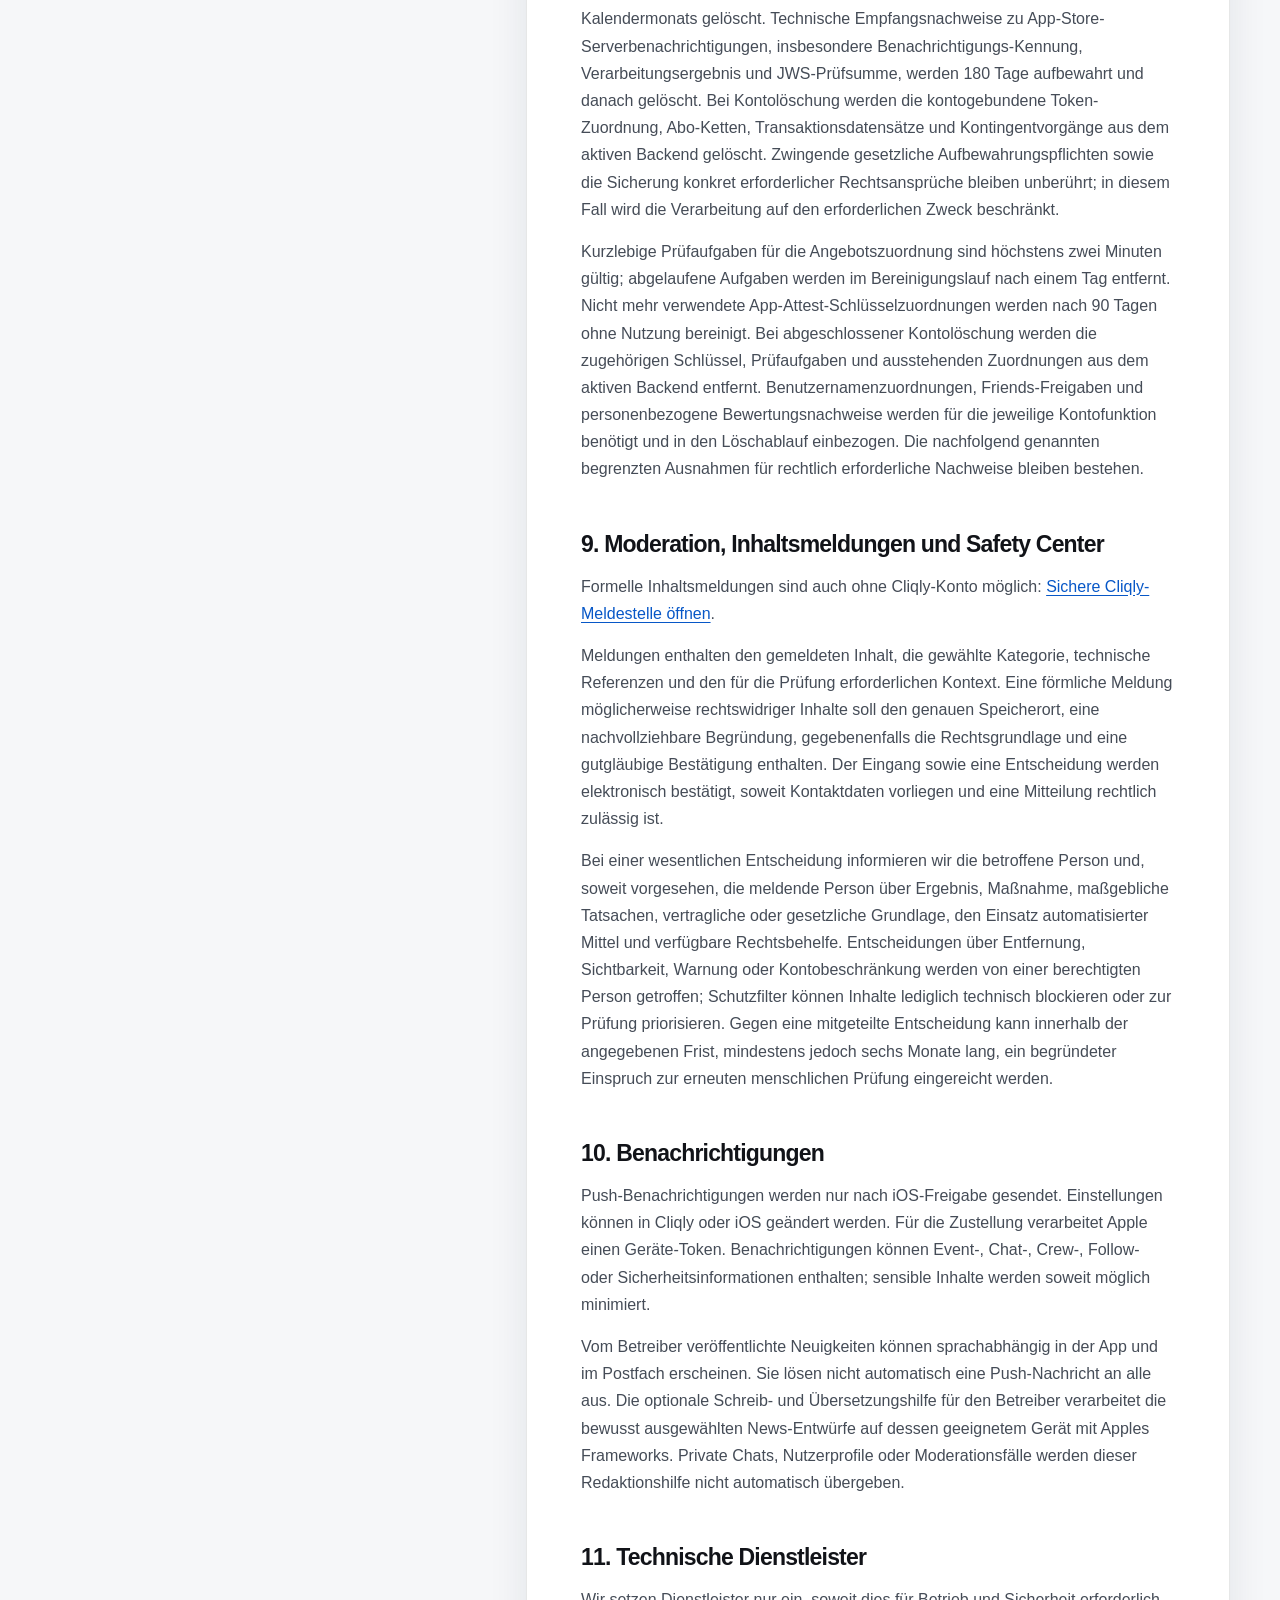
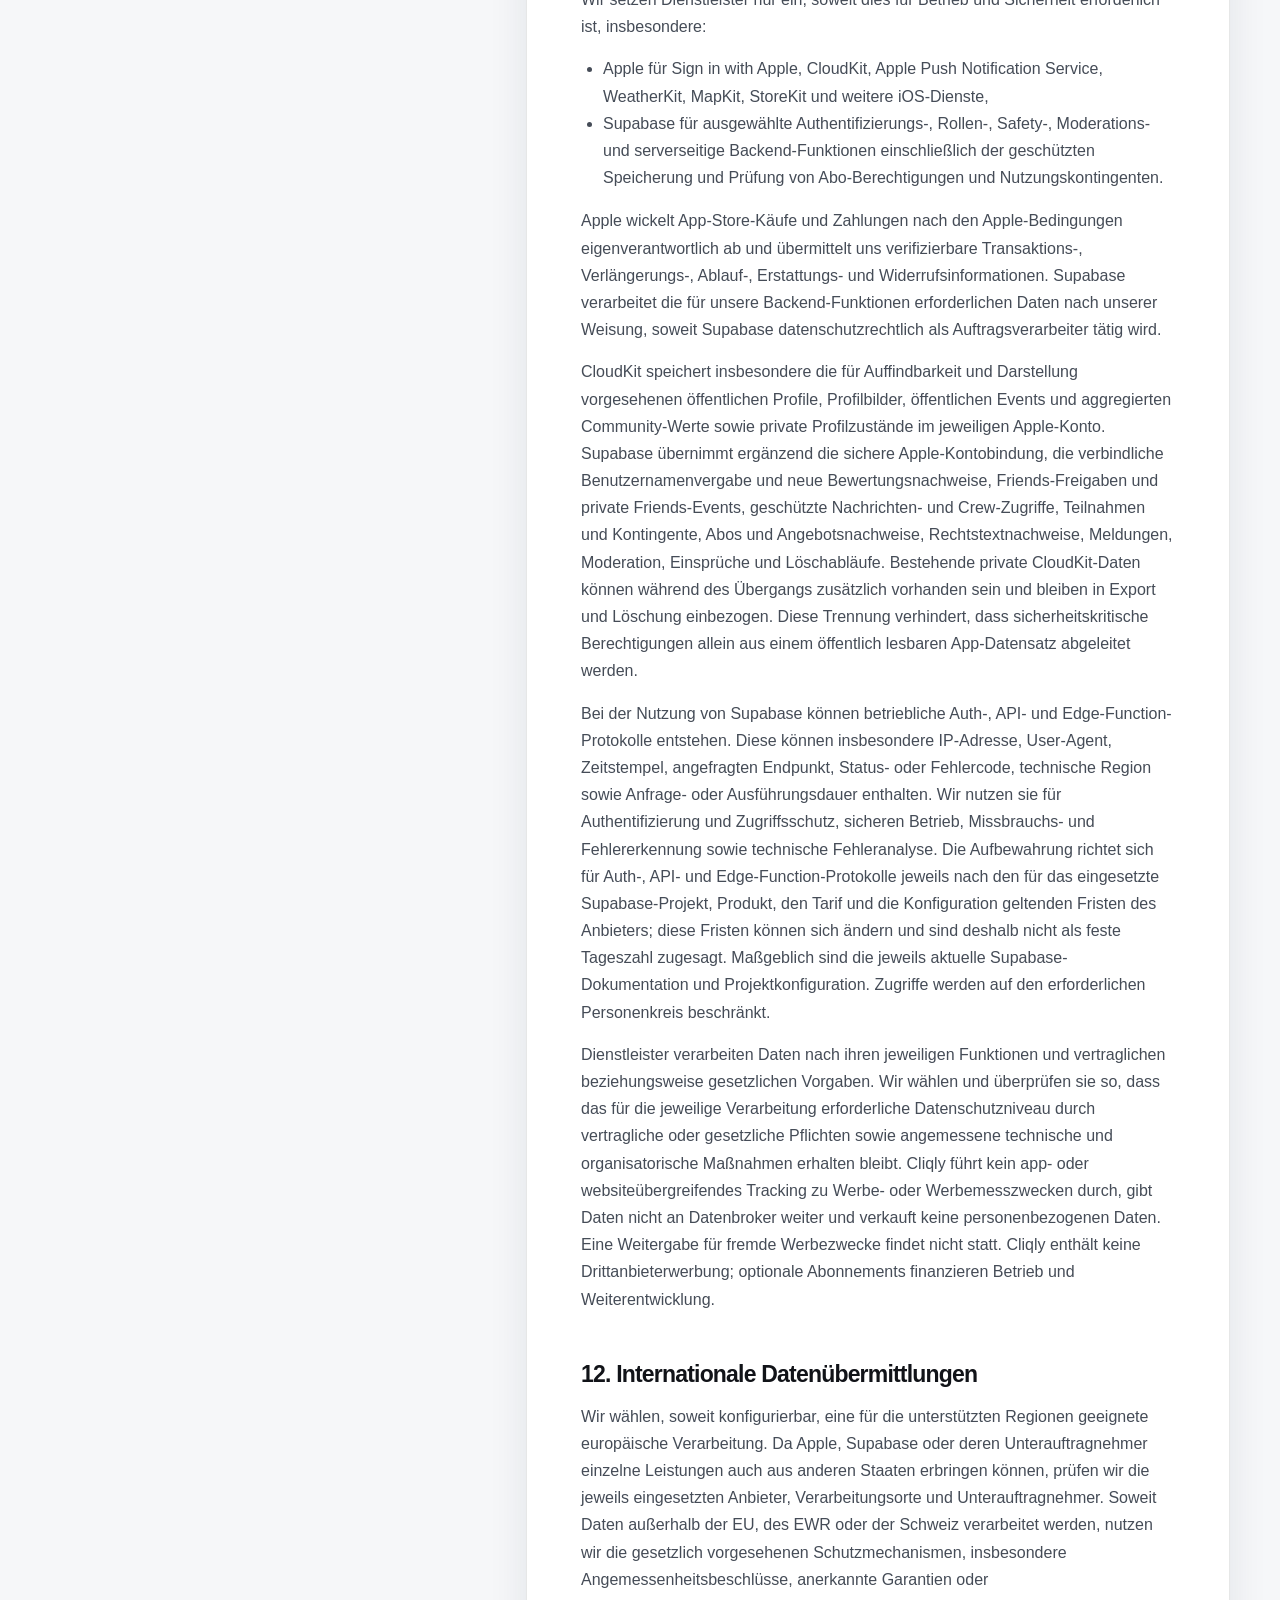
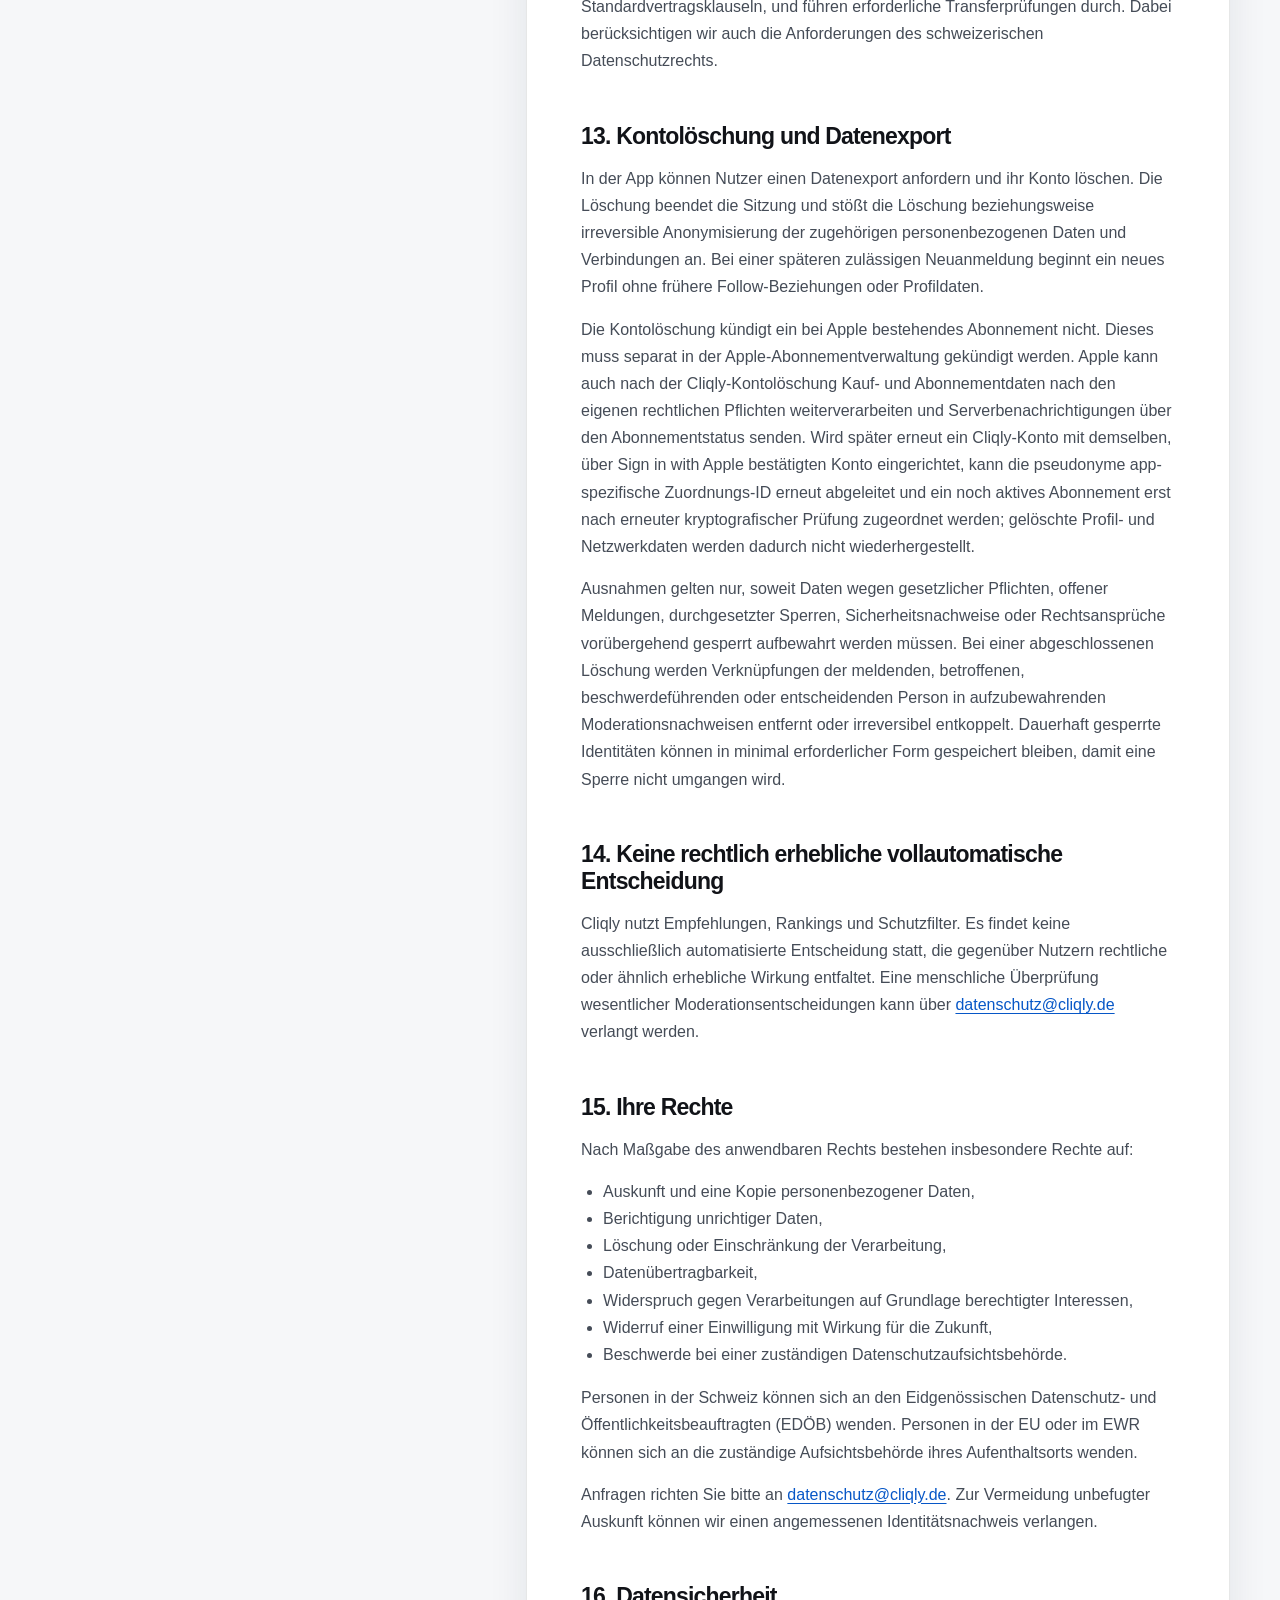
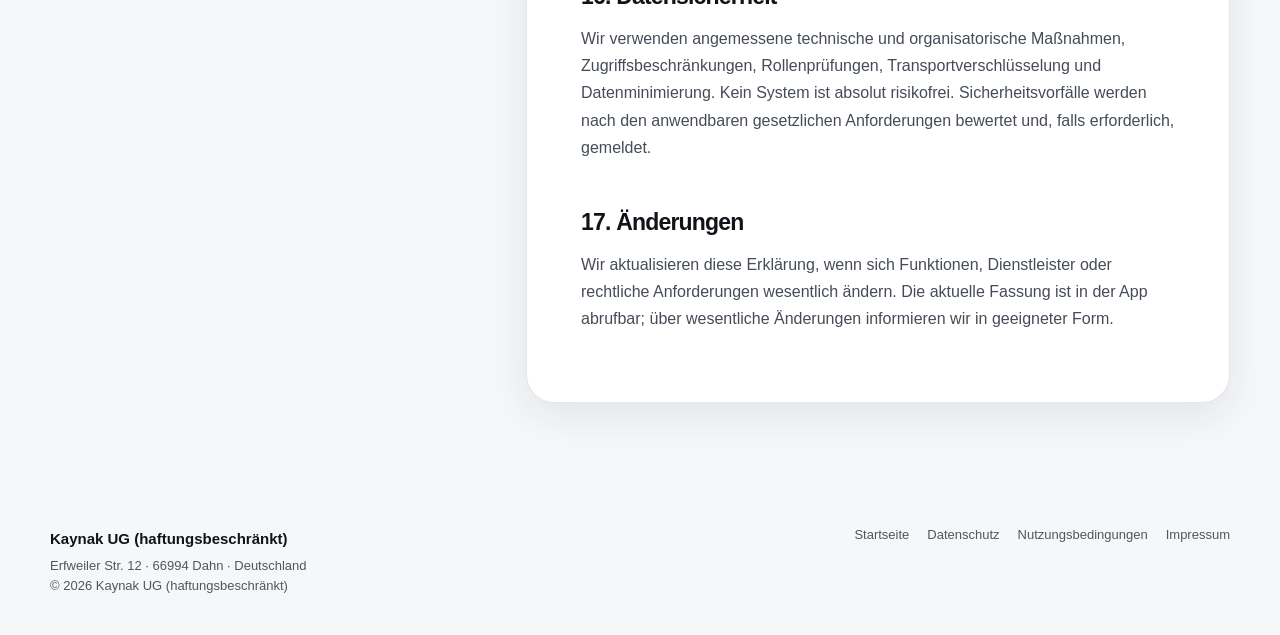
<file: cliqly/datenschutz/index.html>
<!doctype html>
<html lang="de">
  <head>
    <meta charset="utf-8" />
    <meta name="viewport" content="width=device-width, initial-scale=1" />
    <title>Datenschutzerklärung für die App „Cliqly“ – Kaynak UG (haftungsbeschränkt)</title>
    <meta name="description" content="Datenschutzerklärung für die mobile App Cliqly der Kaynak UG (haftungsbeschränkt)." />
    <meta name="theme-color" content="#f6f7f9" />
    <meta name="color-scheme" content="light dark" />
    <meta name="robots" content="index,follow" />
    <link rel="canonical" href="https://kaynak.eu/cliqly/datenschutz/" />
    <link rel="alternate" hreflang="de" href="https://kaynak.eu/cliqly/datenschutz/" />
    <link rel="alternate" hreflang="en" href="https://kaynak.eu/en/cliqly/privacy/" />
    <link rel="alternate" hreflang="fr" href="https://kaynak.eu/fr/cliqly/confidentialite/" />
    <link rel="icon" href="/assets/kaynak-mark.png" type="image/png" />
    <script src="/assets/theme-init.js"></script>
    <link rel="stylesheet" href="/assets/styles.css" />
    <meta property="og:type" content="website" />
    <meta property="og:locale" content="de_DE" />
    <meta property="og:site_name" content="Kaynak UG (haftungsbeschränkt)" />
    <meta property="og:title" content="Datenschutzerklärung für die App „Cliqly“ – Kaynak UG (haftungsbeschränkt)" />
    <meta property="og:description" content="Datenschutzerklärung für die mobile App Cliqly der Kaynak UG (haftungsbeschränkt)." />
    <meta property="og:url" content="https://kaynak.eu/cliqly/datenschutz/" />
  </head>
  <body>
    <a class="skip-link" href="#content">Zum Inhalt springen</a>
    <header class="site-header">
      <nav class="nav-shell" aria-label="Hauptnavigation">
        <a class="brand" href="/" aria-label="Kaynak UG (haftungsbeschränkt) Startseite">
          <span class="brand-mark" aria-hidden="true"><span class="brand-stem"></span></span>
          <span>Kaynak</span>
        </a>
        <button
          class="menu-button"
          type="button"
          aria-label="Navigation öffnen"
          aria-controls="site-navigation"
          aria-expanded="false"
        >
          <span class="menu-icon" aria-hidden="true"></span>
        </button>
        <div class="nav-links" id="site-navigation">
          <a href="/#unternehmen">Unternehmen</a>
          <a href="/#cliqly">Cliqly</a>
          <a href="/#kontakt">Kontakt</a>
          <a
            class="language-link"
            href="/en/cliqly/privacy/"
            lang="en"
            hreflang="en"
          >EN</a>
        </div>
      </nav>
    </header>

    <main class="legal-main" id="content">
      <div class="shell legal-layout">
        <div class="legal-heading">
          <p class="section-kicker">Cliqly · Rechtliches</p>
          <h1>Datenschutzerklärung für die App „Cliqly“</h1>
          <p>Stand: 11. Oktober 2026</p>
          <nav class="legal-language-switcher" aria-label="Language">
              <a href="/cliqly/datenschutz/" lang="de" hreflang="de" aria-current="page">DE</a>
              <a href="/en/cliqly/privacy/" lang="en" hreflang="en">EN</a>
              <a href="/fr/cliqly/confidentialite/" lang="fr" hreflang="fr">FR</a>
          </nav>
        </div>
        <article class="legal-content">
<!-- Source: Cliqly/Legal/Datenschutzerklaerung_Cliqly_DE.md; SHA-256: 5dff43dc52551a2224e322e098384ba9fc45933eb4c5d9114f60684c19d5824c -->
<p>Diese Fassung ergänzt insbesondere die Hinweise zu Friends-Events, weltweiter Suche, Benutzernamen, Bewertungen und der sicheren Einlösung von Apple-Angebotscodes. Deine bestehenden Konten und Abos ändern sich dadurch nicht.</p>
<h2>1. Verantwortlicher</h2>
<p>Kaynak UG (haftungsbeschränkt)<br />Erfweiler Str. 12<br />66994 Dahn<br />Deutschland</p>
<p>E-Mail: <a href="mailto:support@kaynak.eu">support@kaynak.eu</a><br />Telefon: +49 170 5265203<br />Datenschutzkontakt: <a href="mailto:datenschutz@cliqly.de">datenschutz@cliqly.de</a><br />Umsatzsteuer-Identifikationsnummer: DE464257971</p>
<h2>2. Geltungsbereich</h2>
<p>Diese Erklärung beschreibt die Verarbeitung personenbezogener Daten in Cliqly. Für Personen in der Europäischen Union und im Europäischen Wirtschaftsraum gilt insbesondere die Datenschutz-Grundverordnung (DSGVO). Für Personen in der Schweiz berücksichtigen wir das schweizerische Datenschutzgesetz (DSG). Zwingende weitergehende Rechte nach dem am Aufenthaltsort anwendbaren Recht bleiben unberührt.</p>
<p>Cliqly richtet sich ausschließlich an Personen ab 18 Jahren.</p>
<h2>3. Datenkategorien</h2>
<p>Je nach Nutzung verarbeiten wir insbesondere:</p>
<ul>
<li>Konto- und Authentifizierungsdaten, einschließlich Sign in with Apple, Account-ID, der von Apple für Cliqly übermittelten E-Mail-Adresse (gegebenenfalls einer privaten Relay-Adresse) und Sitzungsdaten,</li>
<li>Profildaten wie Anzeigename, Nutzername, Bio, Interessen, Bild, Badges, Rolle, Sprache und Privatsphäre-Einstellungen,</li>
<li>Netzwerkdaten wie Follow-Beziehungen, Follow-Anfragen, Blockierungen und Einladungen,</li>
<li>Eventdaten wie Titel, Beschreibung, Kategorien, Subtags, Ort, Zeit, Host, Teilnahme- und Anfragestatus,</li>
<li>Crew-Daten wie Mitgliedschaften, Rollen, Einladungen, Umfragen, Planungssignale und Crew-Medien,</li>
<li>Nachrichten, Reaktionen und Antworten in berechtigten Event- oder Crew-Kontexten,</li>
<li>Profil-, Crew- und Eventbilder sowie Event-Fotos,</li>
<li>Bewertungen, Rankings und Community-Signale,</li>
<li>Meldungs-, Moderations-, Warnungs- und Sperrdaten einschließlich des für eine Prüfung erforderlichen Kontexts,</li>
<li>Geräte-, Push-, Fehler- und Sicherheitsdaten, soweit sie für Zustellung, Stabilität und Missbrauchsschutz erforderlich sind,</li>
<li>Standortdaten, wenn eine Standortfunktion genutzt und die iOS-Berechtigung erteilt wird.</li>
</ul>
<p>Die von Apple für Cliqly übermittelte E-Mail-Adresse wird zur Anmeldung, Kontozuordnung, Kontosicherheit und erforderlichen Servicekommunikation verarbeitet. Wir verwenden sie nicht ohne eine gesonderte Rechtsgrundlage für Werbung.</p>
<h3>3.1 Abo-, Transaktions- und Berechtigungsdaten</h3>
<p>Wenn ein optionales Abonnement gekauft, wiederhergestellt oder verwaltet wird, verarbeiten wir zur serverseitigen Prüfung und Freischaltung insbesondere:</p>
<ul>
<li>Produktkennung und daraus abgeleitete Abo-Stufe,</li>
<li>Apple-Transaktionskennung und ursprüngliche Transaktionskennung,</li>
<li>eine pseudonyme, app-spezifische Kontozuordnungs-ID (<code>appAccountToken</code>), die aus der von Sign in with Apple bestätigten Anbieter-Kennung abgeleitet wird; sie enthält keinen Namen, keine E-Mail-Adresse und keine Zahlungsdaten,</li>
<li>Kauf-, Ablauf-, Signatur- und Prüfzeitpunkte, die Prüfquelle (App-Synchronisierung oder Apple-Serverbenachrichtigung) sowie gegebenenfalls Kulanz-, Erstattungs-, Widerrufs-, Upgrade- und Verlängerungsstatus,</li>
<li>die technische Umgebung (Produktion oder Testumgebung),</li>
<li>Kennung, Typ und Verarbeitungsergebnis von App-Store-Serverbenachrichtigungen sowie kryptografische Prüfsummen der verifizierten signierten Mitteilungen,</li>
<li>für die monatlichen Nutzungskontingente die jeweilige Event-Aktion, eine technische Vorgangskennung, Kalendermonat, Reservierungs- oder Abschlussstatus und die bei der Prüfung maßgebliche Abo-Stufe.</li>
</ul>
<p>Die von StoreKit beziehungsweise Apple übermittelte signierte JWS-Nachricht wird für die kryptografische Prüfung vorübergehend verarbeitet. Wir speichern nicht die vollständige JWS, sondern nur die für Berechtigung, Status, Wiederholungs- und Manipulationsschutz erforderlichen Angaben und eine SHA-256-Prüfsumme. Vollständige Karten-, Bankkonto- oder sonstige Zahlungsdaten erhalten und speichern wir nicht; diese verarbeitet Apple im Rahmen des App Store.</p>
<p>Bei Angebotscodes verarbeiten wir außerdem Angebotsart und -kennung, die kostenlose Laufzeit, den von Apple bestätigten Status und die sichere Zuordnung zum aktuellen Cliqly-Konto. Die Eingabe und Einlösung des Codes erfolgt über Apple. Für die Zuordnung können wir mit Apple App Attest prüfen, ob die Anfrage von einer echten Cliqly-Installation stammt. Dabei verarbeiten wir einen app-spezifischen Schlüsselbezeichner, den öffentlichen Prüfschlüssel, einen Zähler gegen wiederholte Anfragen, kurzlebige Prüfaufgaben, kryptografische Prüfsummen der Transaktion und Gerätebindung sowie Prüf- und Ablaufzeitpunkte. Apple-Nachweise werden kryptografisch geprüft; vollständige App-Attest-Belege und rohe Gerätekennungen werden dabei nicht dauerhaft in unseren Zuordnungstabellen gespeichert. Dies dient ausschließlich sicherer Freischaltung und Missbrauchsschutz, nicht geräteübergreifender Werbung.</p>
<h3>3.2 Interne Nutzungs- und Diagnosedaten</h3>
<p>Für interne Produkt-, Betriebs- und Sicherheitsanalysen können wir kontobezogene Aktivitäten und Produktinteraktionen, etwa erstellte oder besuchte Events, Teilnahmestatus und genutzte Funktionen, sowie Zählwerte zu Nachrichten und Medien auswerten. Hinzu kommen technische Leistungs- und Diagnosedaten, etwa Lade- und Ausführungsdauer, Fehlerzustände und Funktionszuverlässigkeit. Die Zählwerte geben die Anzahl von Nachrichten oder Medien wieder; sie dienen nicht dazu, deren Inhalt für Werbung zu analysieren. Inhalte können unabhängig davon verarbeitet werden, soweit dies für Übermittlung, Darstellung, Sicherheit, Meldungsbearbeitung oder Moderation erforderlich ist. Wir erstellen daraus keine Werbeprofile.</p>
<h3>3.3 Rechtstext- und Beschwerdedaten</h3>
<p>Damit wir nachweisen können, welche Fassung vor einer Anmeldung angezeigt und welche Nutzungsbedingungen akzeptiert wurden, speichern wir die jeweilige Dokumentversion, Sprache, App-Version und App-Build sowie die Zeitpunkte der Kenntnisnahme der Datenschutzerklärung und der AGB-Zustimmung. Die Kenntnisnahme der Datenschutzerklärung ist keine pauschale Einwilligung in sämtliche Verarbeitungen. Einwilligungen, etwa für optionale iOS-Berechtigungen, werden getrennt eingeholt.</p>
<p>Bei Inhaltsmeldungen und Beschwerden verarbeiten wir außerdem eine technische Vorgangskennung, Art und genaue Referenz des betroffenen Inhalts, Meldegrund, Erläuterung, gegebenenfalls die behauptete Rechtswidrigkeit und Rechtsgrundlage, den Bearbeitungsstatus, menschliche Entscheidungen mit Begründung sowie einen möglichen Einspruch. Authentifizierungskennungen der meldenden oder betroffenen Person werden gegenüber anderen Nutzern nicht offengelegt.</p>
<p>Der öffentliche Meldeweg für möglicherweise rechtswidrige Inhalte ist auch ohne Cliqly-Konto nutzbar. Soweit gesetzlich erforderlich, verarbeiten wir dafür Name und E-Mail-Adresse der meldenden Person getrennt von der Moderationsansicht; bei der eng begrenzten gesetzlichen Ausnahme für Hinweise auf Straftaten gegen die sexuelle Selbstbestimmung von Kindern können diese Angaben entfallen. Zum Schutz des Meldewegs vor automatisiertem Missbrauch werden eine Netzwerkkennung und gegebenenfalls die E-Mail-Adresse nur kurzfristig in getrennte, schlüsselgebundene Pseudonyme umgewandelt. Gespeichert werden diese Rate-Limit-Pseudonyme höchstens für das laufende Stunden- beziehungsweise Tagesfenster zuzüglich eines kurzen technischen Puffers von insgesamt höchstens zwei Tagen; eine Nutzung für Werbung oder Profilbildung findet nicht statt. Der ausgegebene Zugangscode bleibt bei der meldenden Person, während serverseitig nur dessen SHA-256-Prüfsumme gespeichert wird. Der Kontakt- und Fallbestand ist nur für den geschützten Eingangs-, Prüfungs- und Entscheidungsprozess bestimmt.</p>
<h3>3.4 Benutzernamen, Friends-Freigaben und Bewertungen</h3>
<p>Für die eindeutige Vergabe von Benutzernamen speichert Supabase den gewählten Anzeigenamen, dessen kleingeschriebenen Such- und Vergabeschlüssel, die geschützte Kontozuordnung sowie technische Vorgangs- und Veröffentlichungszustände. Dadurch lassen sich doppelte Vergaben und fremde Änderungen verhindern. Der interne Kontobezug wird nicht als öffentlicher Suchtreffer ausgegeben.</p>
<p>Friends-Freigaben werden mit den beteiligten Konten, beiderseitigen Bestätigungen, Status und Zeitpunkten serverseitig gespeichert. Für private Friends-Events werden Inhalte, Teilnahmeberechtigungen und geschützte Treffpunkte nicht in die allgemein lesbare Event-Liste übernommen. Blockierungen und Entfernungen werden bei geschützten Zugriffen berücksichtigt.</p>
<p>Bei Bewertungen prüfen und speichern wir die Berechtigung anhand des vergangenen Events, der bestätigten Teilnahme, des bewertenden und bewerteten Kontos, der Bewertung und technischer Vorgangskennungen. Öffentlich erscheinen die dafür vorgesehenen zusammengefassten Community-Werte, nicht die geschützten Prüfnachweise. Profiländerungen und das Entfernen von Bild oder Bio durch Moderatoren können zur sicheren Aktualisierung des CloudKit-Profils über diese geschützten Serverfunktionen verarbeitet werden.</p>
<h2>4. Zwecke und Rechtsgrundlagen</h2>
<p>Wir verarbeiten Daten insbesondere:</p>
<ul>
<li>zur Konto- und Vertragserfüllung sowie Bereitstellung der gewählten Funktionen gemäß Art. 6 Abs. 1 lit. b DSGVO,</li>
<li>auf Grundlage einer Einwilligung gemäß Art. 6 Abs. 1 lit. a DSGVO, etwa für optionale Systemberechtigungen,</li>
<li>zur Erfüllung rechtlicher Pflichten gemäß Art. 6 Abs. 1 lit. c DSGVO,</li>
<li>aufgrund berechtigter Interessen gemäß Art. 6 Abs. 1 lit. f DSGVO, insbesondere für Sicherheit, Moderation, Betrugs- und Missbrauchsprävention, Stabilität, Rechtsverteidigung und Verbesserung der App.</li>
</ul>
<p>Die Abo- und Berechtigungsdaten verarbeiten wir insbesondere zur Durchführung des Abonnementvertrags, zur Zuordnung und Wiederherstellung erworbener Funktionen, zur Berechnung von Nutzungskontingenten und zur Reaktion auf Verlängerung, Ablauf, Kulanzzeitraum, Erstattung oder Widerruf gemäß Art. 6 Abs. 1 lit. b DSGVO. Die Verhinderung mehrfacher Verarbeitung, unberechtigter Freischaltungen, Manipulation und Betrug sowie die technische Nachvollziehbarkeit dienen unseren berechtigten Interessen an einem sicheren und verlässlichen Abonnementdienst gemäß Art. 6 Abs. 1 lit. f DSGVO. Soweit Aufbewahrungs- oder Nachweispflichten bestehen, ist Art. 6 Abs. 1 lit. c DSGVO die Rechtsgrundlage.</p>
<p>Rechtstextnachweise verarbeiten wir zur Durchführung des Nutzungsvertrags, zum Nachweis rechtlicher Pflichten und zur Rechtsverteidigung gemäß Art. 6 Abs. 1 lit. b, c und f DSGVO. Inhaltsmeldungen, Moderationsentscheidungen und Einsprüche verarbeiten wir zur Erfüllung gesetzlicher Pflichten, insbesondere soweit der Digital Services Act anwendbar ist, sowie zur Sicherheit der Community und Rechtsverteidigung gemäß Art. 6 Abs. 1 lit. c und f DSGVO.</p>
<p>Nach schweizerischem Recht erfolgt die Bearbeitung nach den Grundsätzen von Rechtmäßigkeit, Verhältnismäßigkeit, Zweckbindung, Transparenz und Datensicherheit. Einwilligungen können jederzeit mit Wirkung für die Zukunft widerrufen werden.</p>
<h2>5. Standort und Launch-Gebiete</h2>
<p>Cliqly startet in Frankfurt am Main mit einem Radius von 17 km und in Genf mit einem Radius von 20 km. Das Genfer Launch-Gebiet kann den schweizerischen und den unterstützten französischen Teil der grenzüberschreitenden Metropolregion umfassen.</p>
<p>Der Gerätestandort wird nur bei erteilter iOS-Berechtigung und für standortbezogene Funktionen verarbeitet. Im öffentlich lesbaren Profil wird hierfür weder die präzise Position noch ein kilometergenauer Standort gespeichert. Dort wird ausschließlich der Mittelpunkt des von Cliqly unterstützten Launch-Gebiets als grobe regionale Zuordnung hinterlegt. Die präzise Geräteposition wird nicht dauerhaft als Profilstandort gespeichert.</p>
<p>Bei Events entscheidet der Host zwischen einer exakten und einer ungefähren Adresse. Exakte Treffpunktdaten werden nur entsprechend dem in der App dargestellten Zugriffsstatus offengelegt. Nutzer sollten keine privaten Wohnadressen veröffentlichen, wenn dies nicht erforderlich und bewusst gewollt ist.</p>
<h3>5.1 Optionaler Kalenderexport</h3>
<p>Nur wenn ein Nutzer ausdrücklich „Zum Kalender hinzufügen“ auswählt, fragt Cliqly den schreibenden iOS-Kalenderzugriff an und erstellt den gewählten Eventeintrag über EventKit im Kalender des Geräts. Cliqly liest keine vorhandenen Kalendereinträge aus, lädt keine Kalenderinhalte in das Cliqly-Backend hoch und verwendet Kalenderdaten nicht für Analytics. Ob Apple Kalender einen Eintrag über iCloud synchronisiert, richtet sich nach den vom Nutzer gewählten Apple- und Kalendereinstellungen. Die Berechtigung kann jederzeit in iOS geändert werden.</p>
<h2>6. Sichtbarkeit und Empfänger innerhalb der App</h2>
<p>Profil-, Event-, Crew- und Netzwerkdaten werden nur entsprechend der jeweiligen Funktion und den gewählten Sichtbarkeitseinstellungen angezeigt. Private Profile und nicht öffentliche Inhalte sind nur für den vorgesehenen Personenkreis bestimmt. Hosts und bestätigte Teilnehmer können je nach Funktion zusätzliche Eventinformationen sehen.</p>
<p>Öffentlich freigegebene Profilangaben und zulässige öffentliche Events können auch außerhalb des eigenen Landes oder Kartenausschnitts über die Suche gefunden werden. Das erweitert weder die Event-Erstellungsgebiete noch die Berechtigungen für private Inhalte oder genaue Treffpunkte. Eine Länderflagge beruht auf vorhandenen Ortsangaben; sie ist keine Aussage zur Staatsangehörigkeit einer Person.</p>
<p>Für neue Interessenten eines Friends-Events sind gegenseitiges Folgen und beiderseitige Friends-Freigabe erforderlich. Bereits bestätigte Teilnehmer behalten Zugang, wenn die Verbindung später endet; Entfernung durch den Host, Blockierung und weitere berechtigte Zugriffsbeschränkungen können diesen Zugang entziehen. Berechtigte Moderatoren können gemeldete private Inhalte zur Bearbeitung des Falls einsehen.</p>
<h2>7. Fotos und Medien</h2>
<p>Fotos werden nur verarbeitet, wenn sie ausgewählt oder hochgeladen werden. iOS-Fotoberechtigungen können jederzeit geändert werden. Uploader und berechtigte Hosts können Medien löschen; andere Nutzer können Inhalte melden. Gemeldete Medien können bis zum Abschluss der Prüfung gesichert werden.</p>
<p>Bei der Profilfoto-Gestaltung wird eine verkleinerte Bildbasis mit getrennten Ausschnittdaten für Profilkarte und rundes Profilbild hochgeladen. Der gewählte Ausschnitt ist nur eine Anzeigeeinstellung: Bildteile außerhalb des Ausschnitts sind weiterhin in der hochgeladenen Bildbasis enthalten. Standort- und Kamera-Metadaten des Ausgangsbilds werden bei dieser Aufbereitung nicht übernommen. Der unscharfe Hintergrund wird aus demselben Bild erzeugt; es entsteht dafür kein separates hochgeladenes Foto.</p>
<h2>8. Chats und Speicherfristen</h2>
<p>Event-Chats sind Hosts und bestätigten Teilnehmern vorbehalten. Reguläre Event-Chatnachrichten werden 24 Stunden nach Eventbeginn zur Löschung vorgesehen. Crew-Planungssignale werden regulär nach 14 Tagen gelöscht. Inhalte mit einer offenen Meldung können bis zum Abschluss der Moderation und erforderlicher Rechtsbehelfsfristen gesperrt aufbewahrt werden.</p>
<p>Geschützte Inhaltsmeldungen, dazugehörige Entscheidungsnachweise und Einsprüche werden grundsätzlich spätestens 18 Monate nach Eingang der Meldung gelöscht. Für einen Einspruch steht ab der mitgeteilten Entscheidung mindestens ein Zeitraum von sechs Monaten zur Verfügung. Offene Verfahren, zwingende gesetzliche Pflichten oder konkret erforderliche Rechtsansprüche können eine längere, zweckgebundene Sperrung erfordern. Rechtstextnachweise werden bei abgeschlossener Kontolöschung aus dem aktiven Backend entfernt, soweit keine zwingende gesetzliche Pflicht oder ein konkret erforderlicher Rechtsanspruch entgegensteht.</p>
<p>Weitere Daten speichern wir nur so lange, wie sie für Konto, Funktion, Sicherheit oder gesetzliche Pflichten erforderlich sind. Konkrete Fristen richten sich nach Datenart, Zweck, laufenden Streit- oder Moderationsfällen und gesetzlichen Aufbewahrungspflichten.</p>
<p>Die aktive Zuordnung des <code>appAccountToken</code> wird für die Dauer des Cliqly-Kontos benötigt. Aktive Abonnements und Abonnements in einer Apple-Kulanzphase werden nicht durch die reguläre Fristenbereinigung entfernt. Bei einem fortbestehenden Konto werden abgelaufene oder widerrufene Abo-Ketten einschließlich der dazugehörigen verifizierten Transaktionsdatensätze 36 Monate nach dem maßgeblichen Ablauf- oder Widerrufszeitpunkt gelöscht. Kontingentvorgänge werden 13 Monate nach Beginn des zugehörigen Kalendermonats gelöscht. Technische Empfangsnachweise zu App-Store-Serverbenachrichtigungen, insbesondere Benachrichtigungs-Kennung, Verarbeitungsergebnis und JWS-Prüfsumme, werden 180 Tage aufbewahrt und danach gelöscht. Bei Kontolöschung werden die kontogebundene Token-Zuordnung, Abo-Ketten, Transaktionsdatensätze und Kontingentvorgänge aus dem aktiven Backend gelöscht. Zwingende gesetzliche Aufbewahrungspflichten sowie die Sicherung konkret erforderlicher Rechtsansprüche bleiben unberührt; in diesem Fall wird die Verarbeitung auf den erforderlichen Zweck beschränkt.</p>
<p>Kurzlebige Prüfaufgaben für die Angebotszuordnung sind höchstens zwei Minuten gültig; abgelaufene Aufgaben werden im Bereinigungslauf nach einem Tag entfernt. Nicht mehr verwendete App-Attest-Schlüsselzuordnungen werden nach 90 Tagen ohne Nutzung bereinigt. Bei abgeschlossener Kontolöschung werden die zugehörigen Schlüssel, Prüfaufgaben und ausstehenden Zuordnungen aus dem aktiven Backend entfernt. Benutzernamenzuordnungen, Friends-Freigaben und personenbezogene Bewertungsnachweise werden für die jeweilige Kontofunktion benötigt und in den Löschablauf einbezogen. Die nachfolgend genannten begrenzten Ausnahmen für rechtlich erforderliche Nachweise bleiben bestehen.</p>
<h2>9. Moderation, Inhaltsmeldungen und Safety Center</h2>
<p>Formelle Inhaltsmeldungen sind auch ohne Cliqly-Konto möglich: <a href="https://kaynak.eu/cliqly/meldestelle/?lang=de">Sichere Cliqly-Meldestelle öffnen</a>.</p>
<p>Meldungen enthalten den gemeldeten Inhalt, die gewählte Kategorie, technische Referenzen und den für die Prüfung erforderlichen Kontext. Eine förmliche Meldung möglicherweise rechtswidriger Inhalte soll den genauen Speicherort, eine nachvollziehbare Begründung, gegebenenfalls die Rechtsgrundlage und eine gutgläubige Bestätigung enthalten. Der Eingang sowie eine Entscheidung werden elektronisch bestätigt, soweit Kontaktdaten vorliegen und eine Mitteilung rechtlich zulässig ist.</p>
<p>Bei einer wesentlichen Entscheidung informieren wir die betroffene Person und, soweit vorgesehen, die meldende Person über Ergebnis, Maßnahme, maßgebliche Tatsachen, vertragliche oder gesetzliche Grundlage, den Einsatz automatisierter Mittel und verfügbare Rechtsbehelfe. Entscheidungen über Entfernung, Sichtbarkeit, Warnung oder Kontobeschränkung werden von einer berechtigten Person getroffen; Schutzfilter können Inhalte lediglich technisch blockieren oder zur Prüfung priorisieren. Gegen eine mitgeteilte Entscheidung kann innerhalb der angegebenen Frist, mindestens jedoch sechs Monate lang, ein begründeter Einspruch zur erneuten menschlichen Prüfung eingereicht werden.</p>
<h2>10. Benachrichtigungen</h2>
<p>Push-Benachrichtigungen werden nur nach iOS-Freigabe gesendet. Einstellungen können in Cliqly oder iOS geändert werden. Für die Zustellung verarbeitet Apple einen Geräte-Token. Benachrichtigungen können Event-, Chat-, Crew-, Follow- oder Sicherheitsinformationen enthalten; sensible Inhalte werden soweit möglich minimiert.</p>
<p>Vom Betreiber veröffentlichte Neuigkeiten können sprachabhängig in der App und im Postfach erscheinen. Sie lösen nicht automatisch eine Push-Nachricht an alle aus. Die optionale Schreib- und Übersetzungshilfe für den Betreiber verarbeitet die bewusst ausgewählten News-Entwürfe auf dessen geeignetem Gerät mit Apples Frameworks. Private Chats, Nutzerprofile oder Moderationsfälle werden dieser Redaktionshilfe nicht automatisch übergeben.</p>
<h2>11. Technische Dienstleister</h2>
<p>Wir setzen Dienstleister nur ein, soweit dies für Betrieb und Sicherheit erforderlich ist, insbesondere:</p>
<ul>
<li>Apple für Sign in with Apple, CloudKit, Apple Push Notification Service, WeatherKit, MapKit, StoreKit und weitere iOS-Dienste,</li>
<li>Supabase für ausgewählte Authentifizierungs-, Rollen-, Safety-, Moderations- und serverseitige Backend-Funktionen einschließlich der geschützten Speicherung und Prüfung von Abo-Berechtigungen und Nutzungskontingenten.</li>
</ul>
<p>Apple wickelt App-Store-Käufe und Zahlungen nach den Apple-Bedingungen eigenverantwortlich ab und übermittelt uns verifizierbare Transaktions-, Verlängerungs-, Ablauf-, Erstattungs- und Widerrufsinformationen. Supabase verarbeitet die für unsere Backend-Funktionen erforderlichen Daten nach unserer Weisung, soweit Supabase datenschutzrechtlich als Auftragsverarbeiter tätig wird.</p>
<p>CloudKit speichert insbesondere die für Auffindbarkeit und Darstellung vorgesehenen öffentlichen Profile, Profilbilder, öffentlichen Events und aggregierten Community-Werte sowie private Profilzustände im jeweiligen Apple-Konto. Supabase übernimmt ergänzend die sichere Apple-Kontobindung, die verbindliche Benutzernamenvergabe und neue Bewertungsnachweise, Friends-Freigaben und private Friends-Events, geschützte Nachrichten- und Crew-Zugriffe, Teilnahmen und Kontingente, Abos und Angebotsnachweise, Rechtstextnachweise, Meldungen, Moderation, Einsprüche und Löschabläufe. Bestehende private CloudKit-Daten können während des Übergangs zusätzlich vorhanden sein und bleiben in Export und Löschung einbezogen. Diese Trennung verhindert, dass sicherheitskritische Berechtigungen allein aus einem öffentlich lesbaren App-Datensatz abgeleitet werden.</p>
<p>Bei der Nutzung von Supabase können betriebliche Auth-, API- und Edge-Function-Protokolle entstehen. Diese können insbesondere IP-Adresse, User-Agent, Zeitstempel, angefragten Endpunkt, Status- oder Fehlercode, technische Region sowie Anfrage- oder Ausführungsdauer enthalten. Wir nutzen sie für Authentifizierung und Zugriffsschutz, sicheren Betrieb, Missbrauchs- und Fehlererkennung sowie technische Fehleranalyse. Die Aufbewahrung richtet sich für Auth-, API- und Edge-Function-Protokolle jeweils nach den für das eingesetzte Supabase-Projekt, Produkt, den Tarif und die Konfiguration geltenden Fristen des Anbieters; diese Fristen können sich ändern und sind deshalb nicht als feste Tageszahl zugesagt. Maßgeblich sind die jeweils aktuelle Supabase-Dokumentation und Projektkonfiguration. Zugriffe werden auf den erforderlichen Personenkreis beschränkt.</p>
<p>Dienstleister verarbeiten Daten nach ihren jeweiligen Funktionen und vertraglichen beziehungsweise gesetzlichen Vorgaben. Wir wählen und überprüfen sie so, dass das für die jeweilige Verarbeitung erforderliche Datenschutzniveau durch vertragliche oder gesetzliche Pflichten sowie angemessene technische und organisatorische Maßnahmen erhalten bleibt. Cliqly führt kein app- oder websiteübergreifendes Tracking zu Werbe- oder Werbemesszwecken durch, gibt Daten nicht an Datenbroker weiter und verkauft keine personenbezogenen Daten. Eine Weitergabe für fremde Werbezwecke findet nicht statt. Cliqly enthält keine Drittanbieterwerbung; optionale Abonnements finanzieren Betrieb und Weiterentwicklung.</p>
<h2>12. Internationale Datenübermittlungen</h2>
<p>Wir wählen, soweit konfigurierbar, eine für die unterstützten Regionen geeignete europäische Verarbeitung. Da Apple, Supabase oder deren Unterauftragnehmer einzelne Leistungen auch aus anderen Staaten erbringen können, prüfen wir die jeweils eingesetzten Anbieter, Verarbeitungsorte und Unterauftragnehmer. Soweit Daten außerhalb der EU, des EWR oder der Schweiz verarbeitet werden, nutzen wir die gesetzlich vorgesehenen Schutzmechanismen, insbesondere Angemessenheitsbeschlüsse, anerkannte Garantien oder Standardvertragsklauseln, und führen erforderliche Transferprüfungen durch. Dabei berücksichtigen wir auch die Anforderungen des schweizerischen Datenschutzrechts.</p>
<h2>13. Kontolöschung und Datenexport</h2>
<p>In der App können Nutzer einen Datenexport anfordern und ihr Konto löschen. Die Löschung beendet die Sitzung und stößt die Löschung beziehungsweise irreversible Anonymisierung der zugehörigen personenbezogenen Daten und Verbindungen an. Bei einer späteren zulässigen Neuanmeldung beginnt ein neues Profil ohne frühere Follow-Beziehungen oder Profildaten.</p>
<p>Die Kontolöschung kündigt ein bei Apple bestehendes Abonnement nicht. Dieses muss separat in der Apple-Abonnementverwaltung gekündigt werden. Apple kann auch nach der Cliqly-Kontolöschung Kauf- und Abonnementdaten nach den eigenen rechtlichen Pflichten weiterverarbeiten und Serverbenachrichtigungen über den Abonnementstatus senden. Wird später erneut ein Cliqly-Konto mit demselben, über Sign in with Apple bestätigten Konto eingerichtet, kann die pseudonyme app-spezifische Zuordnungs-ID erneut abgeleitet und ein noch aktives Abonnement erst nach erneuter kryptografischer Prüfung zugeordnet werden; gelöschte Profil- und Netzwerkdaten werden dadurch nicht wiederhergestellt.</p>
<p>Ausnahmen gelten nur, soweit Daten wegen gesetzlicher Pflichten, offener Meldungen, durchgesetzter Sperren, Sicherheitsnachweise oder Rechtsansprüche vorübergehend gesperrt aufbewahrt werden müssen. Bei einer abgeschlossenen Löschung werden Verknüpfungen der meldenden, betroffenen, beschwerdeführenden oder entscheidenden Person in aufzubewahrenden Moderationsnachweisen entfernt oder irreversibel entkoppelt. Dauerhaft gesperrte Identitäten können in minimal erforderlicher Form gespeichert bleiben, damit eine Sperre nicht umgangen wird.</p>
<h2>14. Keine rechtlich erhebliche vollautomatische Entscheidung</h2>
<p>Cliqly nutzt Empfehlungen, Rankings und Schutzfilter. Es findet keine ausschließlich automatisierte Entscheidung statt, die gegenüber Nutzern rechtliche oder ähnlich erhebliche Wirkung entfaltet. Eine menschliche Überprüfung wesentlicher Moderationsentscheidungen kann über <a href="mailto:datenschutz@cliqly.de">datenschutz@cliqly.de</a> verlangt werden.</p>
<h2>15. Ihre Rechte</h2>
<p>Nach Maßgabe des anwendbaren Rechts bestehen insbesondere Rechte auf:</p>
<ul>
<li>Auskunft und eine Kopie personenbezogener Daten,</li>
<li>Berichtigung unrichtiger Daten,</li>
<li>Löschung oder Einschränkung der Verarbeitung,</li>
<li>Datenübertragbarkeit,</li>
<li>Widerspruch gegen Verarbeitungen auf Grundlage berechtigter Interessen,</li>
<li>Widerruf einer Einwilligung mit Wirkung für die Zukunft,</li>
<li>Beschwerde bei einer zuständigen Datenschutzaufsichtsbehörde.</li>
</ul>
<p>Personen in der Schweiz können sich an den Eidgenössischen Datenschutz- und Öffentlichkeitsbeauftragten (EDÖB) wenden. Personen in der EU oder im EWR können sich an die zuständige Aufsichtsbehörde ihres Aufenthaltsorts wenden.</p>
<p>Anfragen richten Sie bitte an <a href="mailto:datenschutz@cliqly.de">datenschutz@cliqly.de</a>. Zur Vermeidung unbefugter Auskunft können wir einen angemessenen Identitätsnachweis verlangen.</p>
<h2>16. Datensicherheit</h2>
<p>Wir verwenden angemessene technische und organisatorische Maßnahmen, Zugriffsbeschränkungen, Rollenprüfungen, Transportverschlüsselung und Datenminimierung. Kein System ist absolut risikofrei. Sicherheitsvorfälle werden nach den anwendbaren gesetzlichen Anforderungen bewertet und, falls erforderlich, gemeldet.</p>
<h2>17. Änderungen</h2>
<p>Wir aktualisieren diese Erklärung, wenn sich Funktionen, Dienstleister oder rechtliche Anforderungen wesentlich ändern. Die aktuelle Fassung ist in der App abrufbar; über wesentliche Änderungen informieren wir in geeigneter Form.</p>
        </article>
      </div>
    </main>

    <footer class="site-footer">
      <div class="shell footer-grid">
        <div class="footer-company">
          <strong>Kaynak UG (haftungsbeschränkt)</strong>
          Erfweiler Str. 12 · 66994 Dahn · Deutschland<br />
          © <span data-current-year>2026</span> Kaynak UG (haftungsbeschränkt)
        </div>
        <div class="footer-links">
          <a href="/">Startseite</a>
          <a href="/cliqly/datenschutz/" aria-current="page">Datenschutz</a>
          <a href="/cliqly/nutzungsbedingungen/">Nutzungsbedingungen</a>
          <a href="/impressum/">Impressum</a>
        </div>
      </div>
    </footer>
    <script src="/assets/site.js" defer></script>
  </body>
</html>
</file>
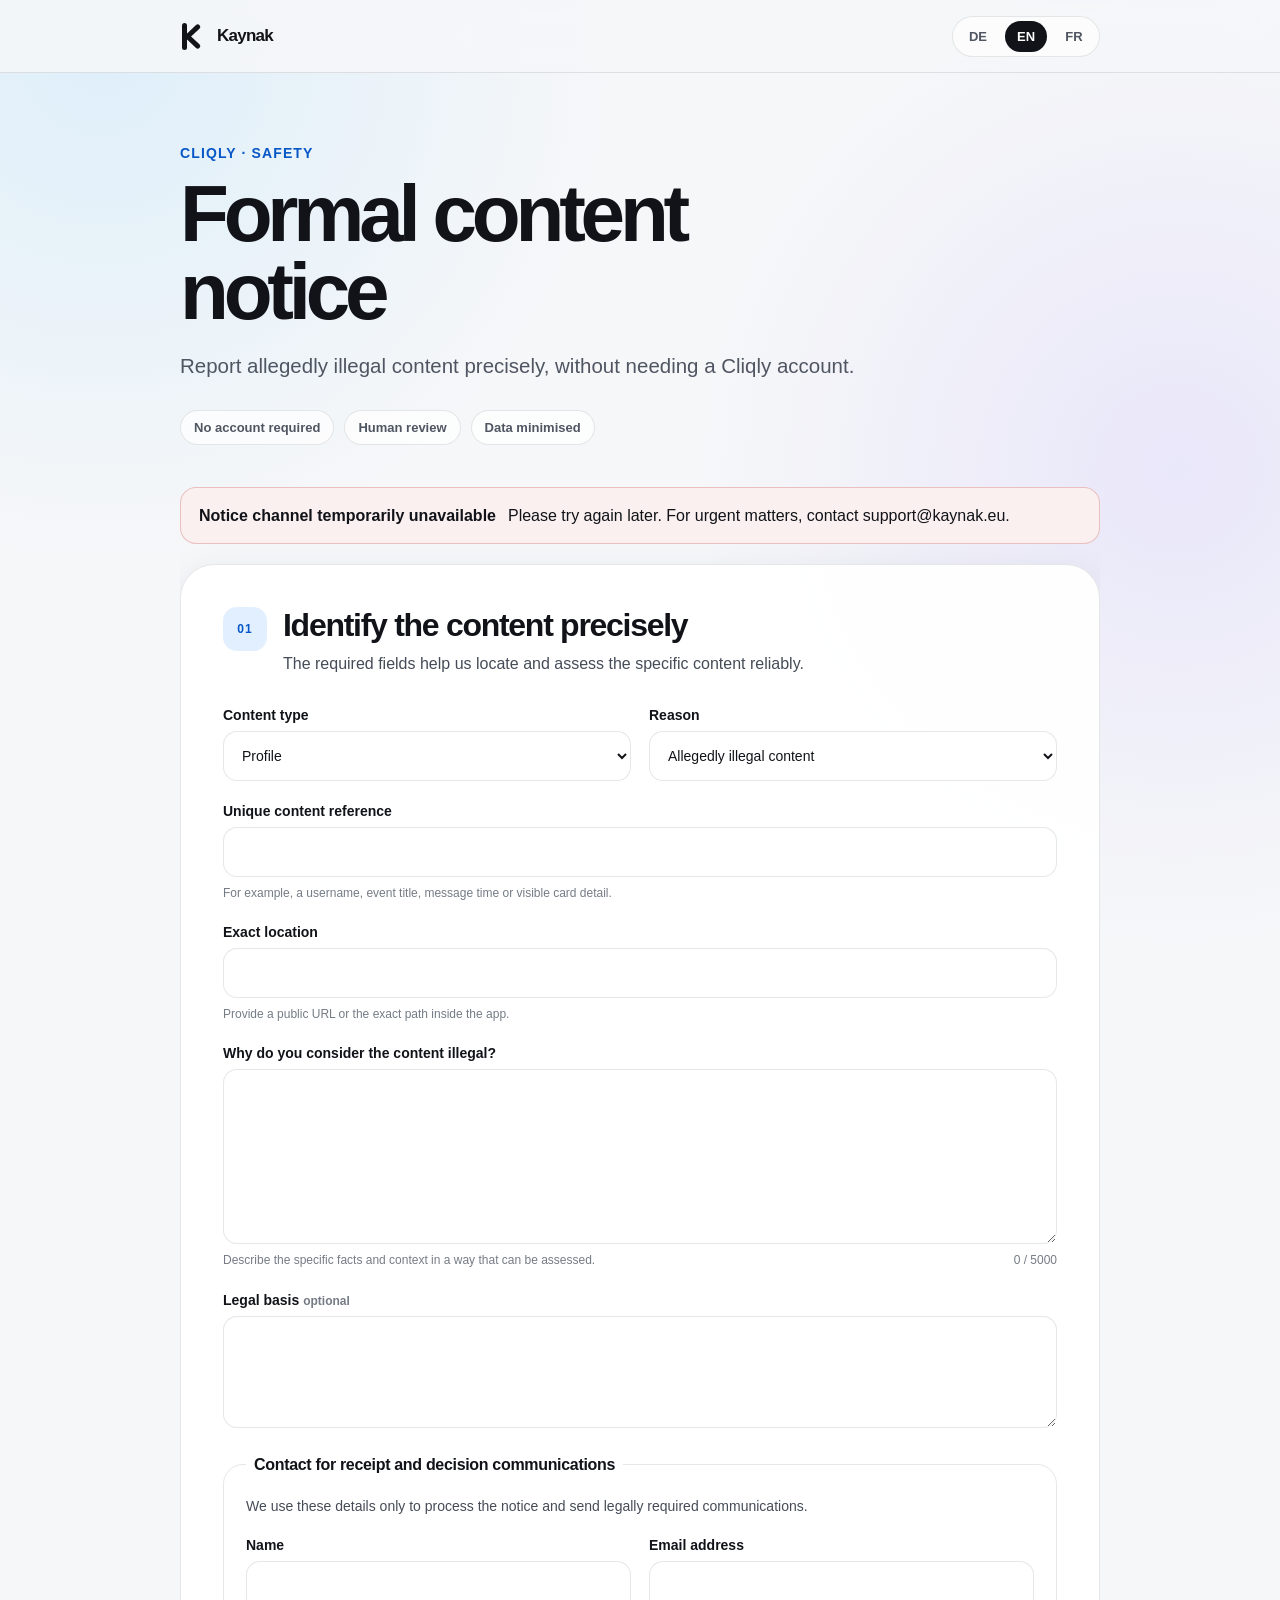
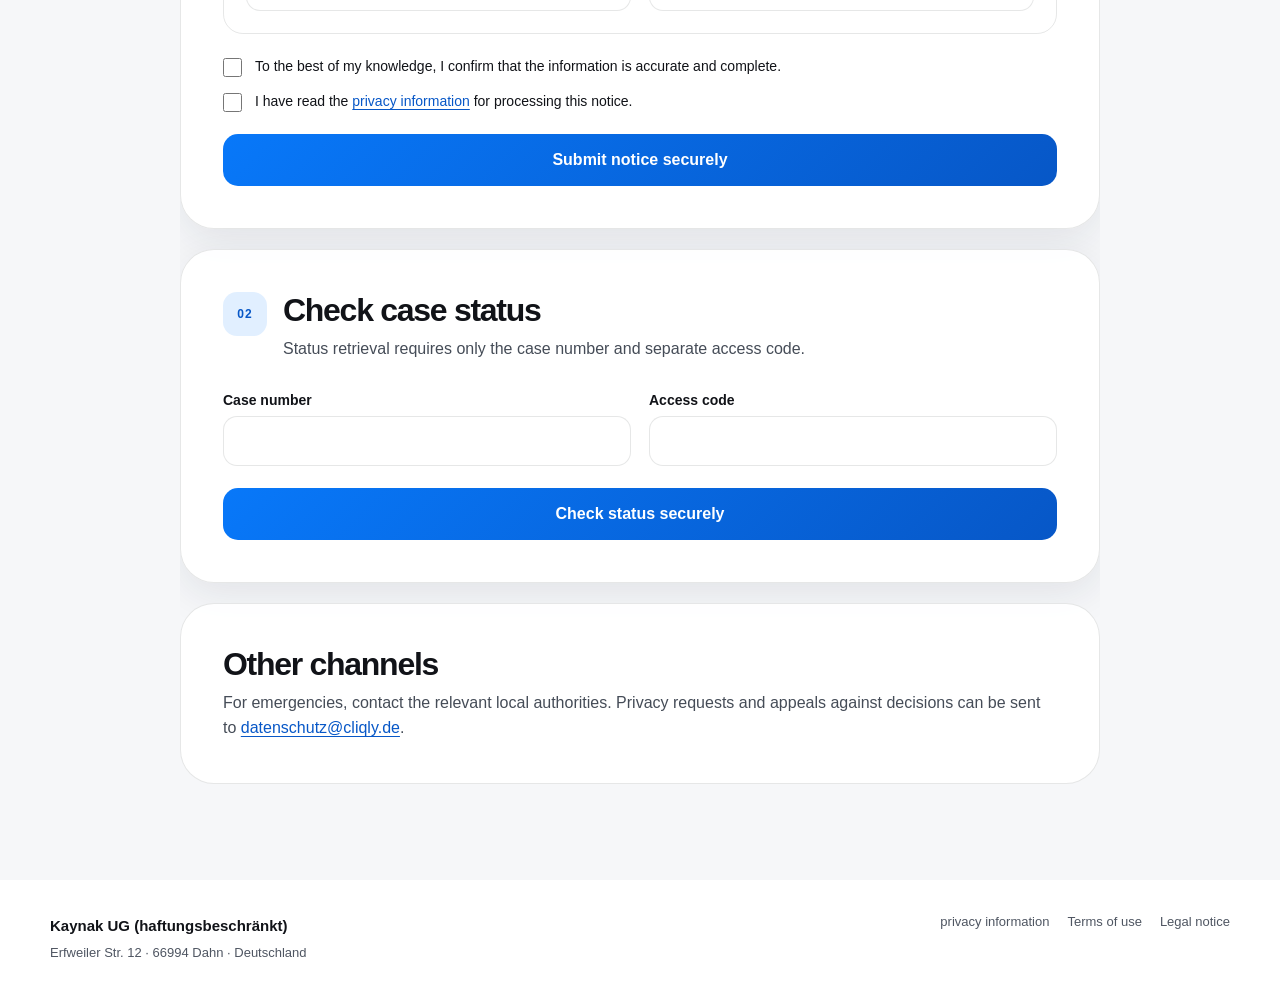
<file: cliqly/meldestelle/index.html>
<!doctype html>
<html lang="de">
  <head>
    <meta charset="utf-8" />
    <meta name="viewport" content="width=device-width, initial-scale=1" />
    <title>Cliqly Meldestelle – Kaynak UG (haftungsbeschränkt)</title>
    <meta
      name="description"
      content="Strukturierte Meldestelle für mutmaßlich rechtswidrige Inhalte in Cliqly – ohne Cliqly-Konto nutzbar."
    />
    <meta name="theme-color" content="#f6f7f9" />
    <meta name="color-scheme" content="light dark" />
    <meta name="robots" content="index,follow" />
    <meta name="referrer" content="no-referrer" />
    <meta
      http-equiv="Content-Security-Policy"
      content="default-src 'self'; connect-src https://szwhywxaycqqfzovaedc.supabase.co; img-src 'self'; style-src 'self'; script-src 'self'; font-src 'self'; object-src 'none'; frame-src 'none'; media-src 'none'; manifest-src 'none'; base-uri 'none'; form-action 'none'; upgrade-insecure-requests"
    />
    <link rel="canonical" href="https://kaynak.eu/cliqly/meldestelle/" />
    <link rel="alternate" hreflang="de" href="https://kaynak.eu/cliqly/meldestelle/?lang=de" />
    <link rel="alternate" hreflang="en" href="https://kaynak.eu/cliqly/meldestelle/?lang=en" />
    <link rel="alternate" hreflang="fr" href="https://kaynak.eu/cliqly/meldestelle/?lang=fr" />
    <link rel="alternate" hreflang="x-default" href="https://kaynak.eu/cliqly/meldestelle/" />
    <link rel="icon" href="/assets/kaynak-mark.png" type="image/png" />
    <link rel="stylesheet" href="/assets/styles.css" />
    <link rel="stylesheet" href="/assets/cliqly-meldestelle.css" />
    <script type="module" src="/assets/cliqly-meldestelle.mjs"></script>
  </head>
  <body class="notice-page">
    <a class="skip-link" href="#content" data-i18n="skip">Zum Inhalt springen</a>

    <header class="notice-header">
      <div class="notice-header-shell">
        <a class="brand" href="/" data-i18n-aria-label="homeAria">
          <span class="brand-mark" aria-hidden="true"><span class="brand-stem"></span></span>
          <span>Kaynak</span>
        </a>
        <nav class="notice-languages" aria-label="Language">
          <a href="?lang=de" lang="de" hreflang="de" data-language-link="de">DE</a>
          <a href="?lang=en" lang="en" hreflang="en" data-language-link="en">EN</a>
          <a href="?lang=fr" lang="fr" hreflang="fr" data-language-link="fr">FR</a>
        </nav>
      </div>
    </header>

    <main class="notice-main" id="content">
      <section class="notice-hero" aria-labelledby="notice-title">
        <p class="section-kicker" data-i18n="kicker">Cliqly · Sicherheit</p>
        <h1 id="notice-title" data-i18n="title">Formelle Inhaltsmeldung</h1>
        <p class="notice-lead" data-i18n="intro">
          Melde mutmaßlich rechtswidrige Inhalte präzise – auch ohne Cliqly-Konto.
        </p>
        <div class="notice-trust-row" aria-label="Hinweise">
          <span data-i18n="trustAccount">Kein Konto erforderlich</span>
          <span data-i18n="trustHuman">Menschliche Prüfung</span>
          <span data-i18n="trustMinimal">Datensparsam</span>
        </div>
      </section>

      <div class="notice-service" id="service-message" role="status" aria-live="polite" hidden>
        <strong id="service-message-title"></strong>
        <span id="service-message-copy"></span>
      </div>

      <section class="notice-panel" id="notice-submit-panel" aria-labelledby="submit-title">
        <div class="notice-section-heading">
          <span class="notice-step" aria-hidden="true">01</span>
          <div>
            <h2 id="submit-title" data-i18n="submitTitle">Inhalt genau bezeichnen</h2>
            <p data-i18n="submitIntro">
              Die Pflichtfelder helfen uns, den konkreten Inhalt zuverlässig zu finden und zu prüfen.
            </p>
          </div>
        </div>

        <form id="notice-form" autocomplete="off">
          <div class="notice-grid notice-grid-two">
            <label>
              <span data-i18n="subjectType">Art des Inhalts</span>
              <select name="subject_type" required>
                <option value="profile" data-option-kind="subject" data-option-value="profile">Profil</option>
                <option value="event" data-option-kind="subject" data-option-value="event">Event</option>
                <option value="event_photo" data-option-kind="subject" data-option-value="event_photo">Event-Foto</option>
                <option value="message" data-option-kind="subject" data-option-value="message">Chat-Nachricht</option>
                <option value="crew" data-option-kind="subject" data-option-value="crew">Crew</option>
                <option value="crew_message" data-option-kind="subject" data-option-value="crew_message">Crew-Nachricht</option>
                <option value="other" data-option-kind="subject" data-option-value="other">Sonstiger Inhalt</option>
              </select>
            </label>
            <label>
              <span data-i18n="reason">Grund</span>
              <select name="reason_code" id="reason-code" required>
                <option value="illegal_content" data-option-kind="reason" data-option-value="illegal_content">Mutmaßlich rechtswidriger Inhalt</option>
                <option value="hate" data-option-kind="reason" data-option-value="hate">Hassrede</option>
                <option value="violence" data-option-kind="reason" data-option-value="violence">Gewalt oder Drohung</option>
                <option value="sexual_content" data-option-kind="reason" data-option-value="sexual_content">Sexueller Inhalt / Schutz Minderjähriger</option>
                <option value="privacy" data-option-kind="reason" data-option-value="privacy">Privatsphäre</option>
                <option value="impersonation" data-option-kind="reason" data-option-value="impersonation">Identitätsmissbrauch</option>
                <option value="fraud" data-option-kind="reason" data-option-value="fraud">Betrug</option>
                <option value="harassment" data-option-kind="reason" data-option-value="harassment">Belästigung</option>
                <option value="dangerous_activity" data-option-kind="reason" data-option-value="dangerous_activity">Gefährliche Aktivität</option>
                <option value="unsafe_location" data-option-kind="reason" data-option-value="unsafe_location">Unsicherer Ort</option>
                <option value="media_issue" data-option-kind="reason" data-option-value="media_issue">Medieninhalt</option>
                <option value="spam" data-option-kind="reason" data-option-value="spam">Spam</option>
                <option value="other" data-option-kind="reason" data-option-value="other">Anderer Grund</option>
              </select>
            </label>
          </div>

          <label>
            <span data-i18n="reference">Eindeutige Inhaltsreferenz</span>
            <input
              name="subject_reference"
              maxlength="512"
              required
              aria-describedby="reference-help"
            />
            <small id="reference-help" data-i18n="referenceHelp">
              Zum Beispiel Nutzername, Eventtitel, Nachrichtenzeit oder sichtbare Kartenangabe.
            </small>
          </label>

          <label>
            <span data-i18n="location">Exakter Fundort</span>
            <input
              name="content_location"
              maxlength="2048"
              required
              aria-describedby="location-help"
            />
            <small id="location-help" data-i18n="locationHelp">
              Füge eine öffentliche URL oder den genauen Weg in der App ein.
            </small>
          </label>

          <label>
            <span data-i18n="explanation">Warum hältst du den Inhalt für rechtswidrig?</span>
            <textarea
              name="explanation"
              minlength="50"
              maxlength="5000"
              rows="7"
              required
              aria-describedby="explanation-help explanation-count"
            ></textarea>
            <span class="notice-field-meta">
              <small id="explanation-help" data-i18n="explanationHelp">
                Beschreibe die konkreten Tatsachen und den Zusammenhang nachvollziehbar.
              </small>
              <small id="explanation-count" aria-live="polite">0 / 5000</small>
            </span>
          </label>

          <label>
            <span><span data-i18n="legalReference">Rechtsgrundlage</span> <span class="notice-optional" data-i18n="optional">optional</span></span>
            <textarea name="legal_reference" maxlength="1000" rows="3"></textarea>
          </label>

          <fieldset class="notice-contact">
            <legend data-i18n="contactTitle">Kontakt für Eingangs- und Entscheidungsmitteilungen</legend>
            <p data-i18n="contactIntro">
              Wir verwenden diese Angaben ausschließlich für die Bearbeitung der Meldung und rechtlich erforderliche Mitteilungen.
            </p>
            <div class="notice-grid notice-grid-two">
              <label>
                <span data-i18n="name">Name</span>
                <input name="contact_name" maxlength="200" autocomplete="name" required />
              </label>
              <label>
                <span data-i18n="email">E-Mail-Adresse</span>
                <input name="contact_email" maxlength="320" type="email" autocomplete="email" required />
              </label>
            </div>
            <div class="notice-exception" id="identity-exception" hidden>
              <label class="notice-check">
                <input type="checkbox" name="identity_exception_claimed" />
                <span data-i18n="identityException">
                  Ich beanspruche die enge gesetzliche Identitätsausnahme für einen Hinweis zu sexuellem Missbrauch von Kindern.
                </span>
              </label>
              <p data-i18n="identityExceptionHelp">
                Diese Ausnahme gilt nicht für gewöhnliche Meldungen sexueller Inhalte. Kontaktangaben sind sonst erforderlich.
              </p>
            </div>
          </fieldset>

          <div class="notice-confirmations">
            <label class="notice-check">
              <input type="checkbox" name="good_faith_confirmed" required />
              <span data-i18n="goodFaith">
                Ich bestätige nach bestem Wissen, dass die Angaben richtig und vollständig sind.
              </span>
            </label>
            <label class="notice-check">
              <input type="checkbox" name="privacy_acknowledged" required />
              <span>
                <span data-i18n="privacyAcknowledgement">Ich habe die</span>
                <a id="privacy-link" href="/cliqly/datenschutz/" data-i18n="privacyLink">Datenschutzhinweise</a>
                <span data-i18n="privacySuffix">zur Verarbeitung dieser Meldung gelesen.</span>
              </span>
            </label>
          </div>

          <label class="notice-honeypot" aria-hidden="true">
            Fax
            <input name="fax_number" tabindex="-1" autocomplete="off" />
          </label>

          <div class="notice-actions">
            <button class="notice-primary" id="submit-button" type="submit" data-i18n="submit">
              Meldung sicher absenden
            </button>
            <button class="notice-secondary" id="retry-button" type="button" data-i18n="retry" hidden>
              Unverändert erneut senden
            </button>
          </div>
        </form>
      </section>

      <section class="notice-panel notice-result" id="receipt-panel" aria-labelledby="receipt-title" hidden>
        <div class="notice-section-heading">
          <span class="notice-success-mark" aria-hidden="true">✓</span>
          <div>
            <h2 id="receipt-title" data-i18n="receiptTitle">Meldung eingegangen</h2>
            <p data-i18n="receiptText">
              Bewahre Vorgangsnummer und Zugangscode getrennt und sicher auf. Beides wird für den Statusabruf benötigt.
            </p>
          </div>
        </div>
        <dl class="notice-credentials">
          <div>
            <dt data-i18n="caseNumber">Vorgangsnummer</dt>
            <dd><code id="receipt-notice-id"></code></dd>
          </div>
          <div>
            <dt data-i18n="accessCode">Zugangscode</dt>
            <dd><code id="receipt-access-code"></code></dd>
          </div>
        </dl>
        <p class="notice-footnote" data-i18n="receiptSafety">
          Der Zugangscode wird von uns nicht im Klartext gespeichert. Diese Seite speichert ihn ebenfalls nicht im Browser.
        </p>
        <button class="notice-secondary" id="new-notice-button" type="button" data-i18n="newNotice">
          Neue Meldung beginnen
        </button>
      </section>

      <section class="notice-panel" id="status-panel" aria-labelledby="status-title">
        <div class="notice-section-heading">
          <span class="notice-step" aria-hidden="true">02</span>
          <div>
            <h2 id="status-title" data-i18n="statusTitle">Bearbeitungsstand abrufen</h2>
            <p data-i18n="statusIntro">
              Der Abruf benötigt nur die Vorgangsnummer und den getrennten Zugangscode.
            </p>
          </div>
        </div>
        <form id="status-form" autocomplete="off">
          <div class="notice-grid notice-grid-two">
            <label>
              <span data-i18n="caseNumber">Vorgangsnummer</span>
              <input name="notice_id" maxlength="36" autocomplete="off" required />
            </label>
            <label>
              <span data-i18n="accessCode">Zugangscode</span>
              <input name="access_code" maxlength="43" autocomplete="off" required />
            </label>
          </div>
          <button class="notice-primary" id="status-button" type="submit" data-i18n="checkStatus">
            Status sicher abrufen
          </button>
        </form>
        <div class="notice-status-result" id="status-result" role="status" aria-live="polite" hidden>
          <dl>
            <div>
              <dt data-i18n="statusLabel">Status</dt>
              <dd id="case-status"></dd>
            </div>
            <div id="decision-row" hidden>
              <dt data-i18n="decision">Entscheidung</dt>
              <dd id="case-decision"></dd>
            </div>
          </dl>
        </div>
      </section>

      <aside class="notice-legal-note">
        <h2 data-i18n="otherChannelsTitle">Weitere Wege</h2>
        <p>
          <span data-i18n="otherChannelsCopy">
            Für Notfälle wende dich an die zuständigen örtlichen Behörden. Datenschutzanfragen und Beschwerden gegen Entscheidungen erreichst du unter
          </span>
          <a href="mailto:datenschutz@cliqly.de">datenschutz@cliqly.de</a>.
        </p>
      </aside>
    </main>

    <footer class="site-footer notice-footer">
      <div class="shell footer-grid">
        <div class="footer-company">
          <strong>Kaynak UG (haftungsbeschränkt)</strong>
          Erfweiler Str. 12 · 66994 Dahn · Deutschland
        </div>
        <div class="footer-links">
          <a href="/cliqly/datenschutz/" id="footer-privacy-link" data-i18n="privacyLink">Datenschutz</a>
          <a href="/cliqly/nutzungsbedingungen/" id="footer-terms-link" data-i18n="terms">Nutzungsbedingungen</a>
          <a href="/impressum/" id="footer-legal-link" data-i18n="legalNotice">Impressum</a>
        </div>
      </div>
    </footer>
  </body>
</html>
</file>
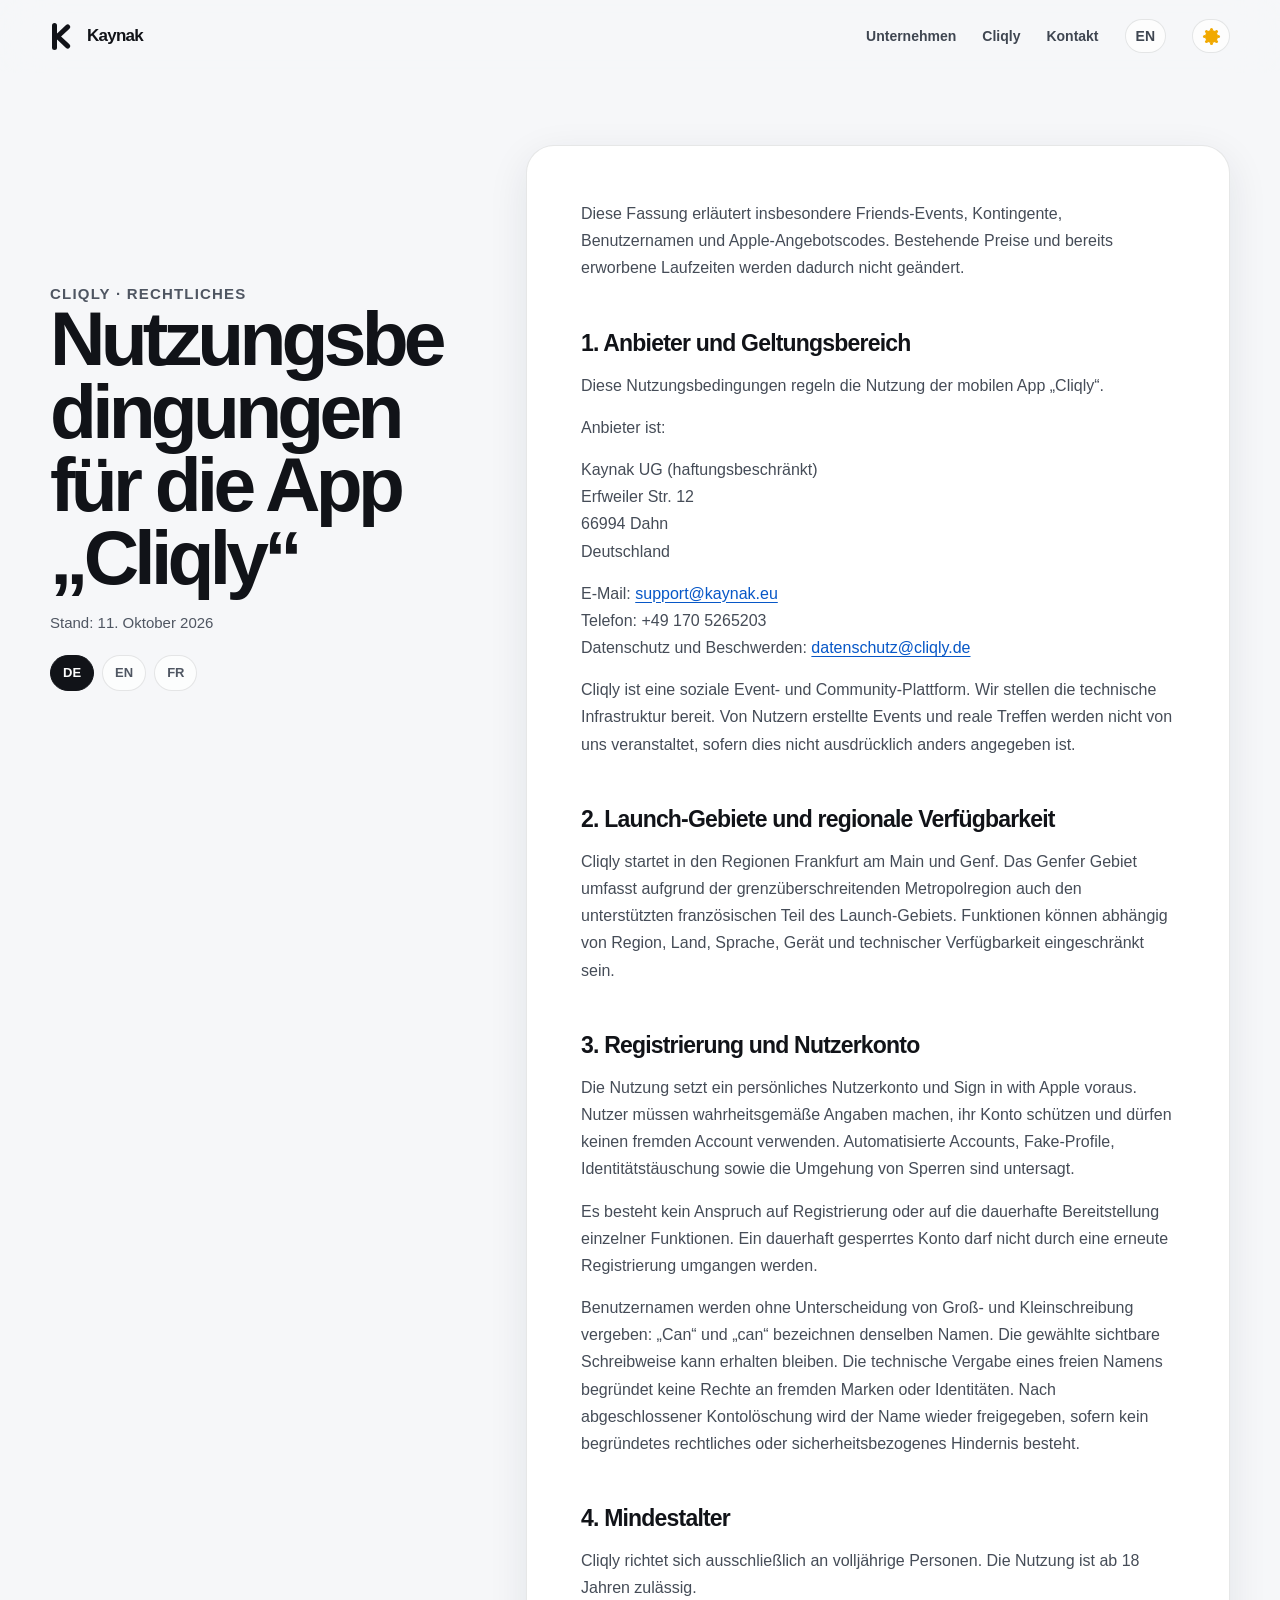
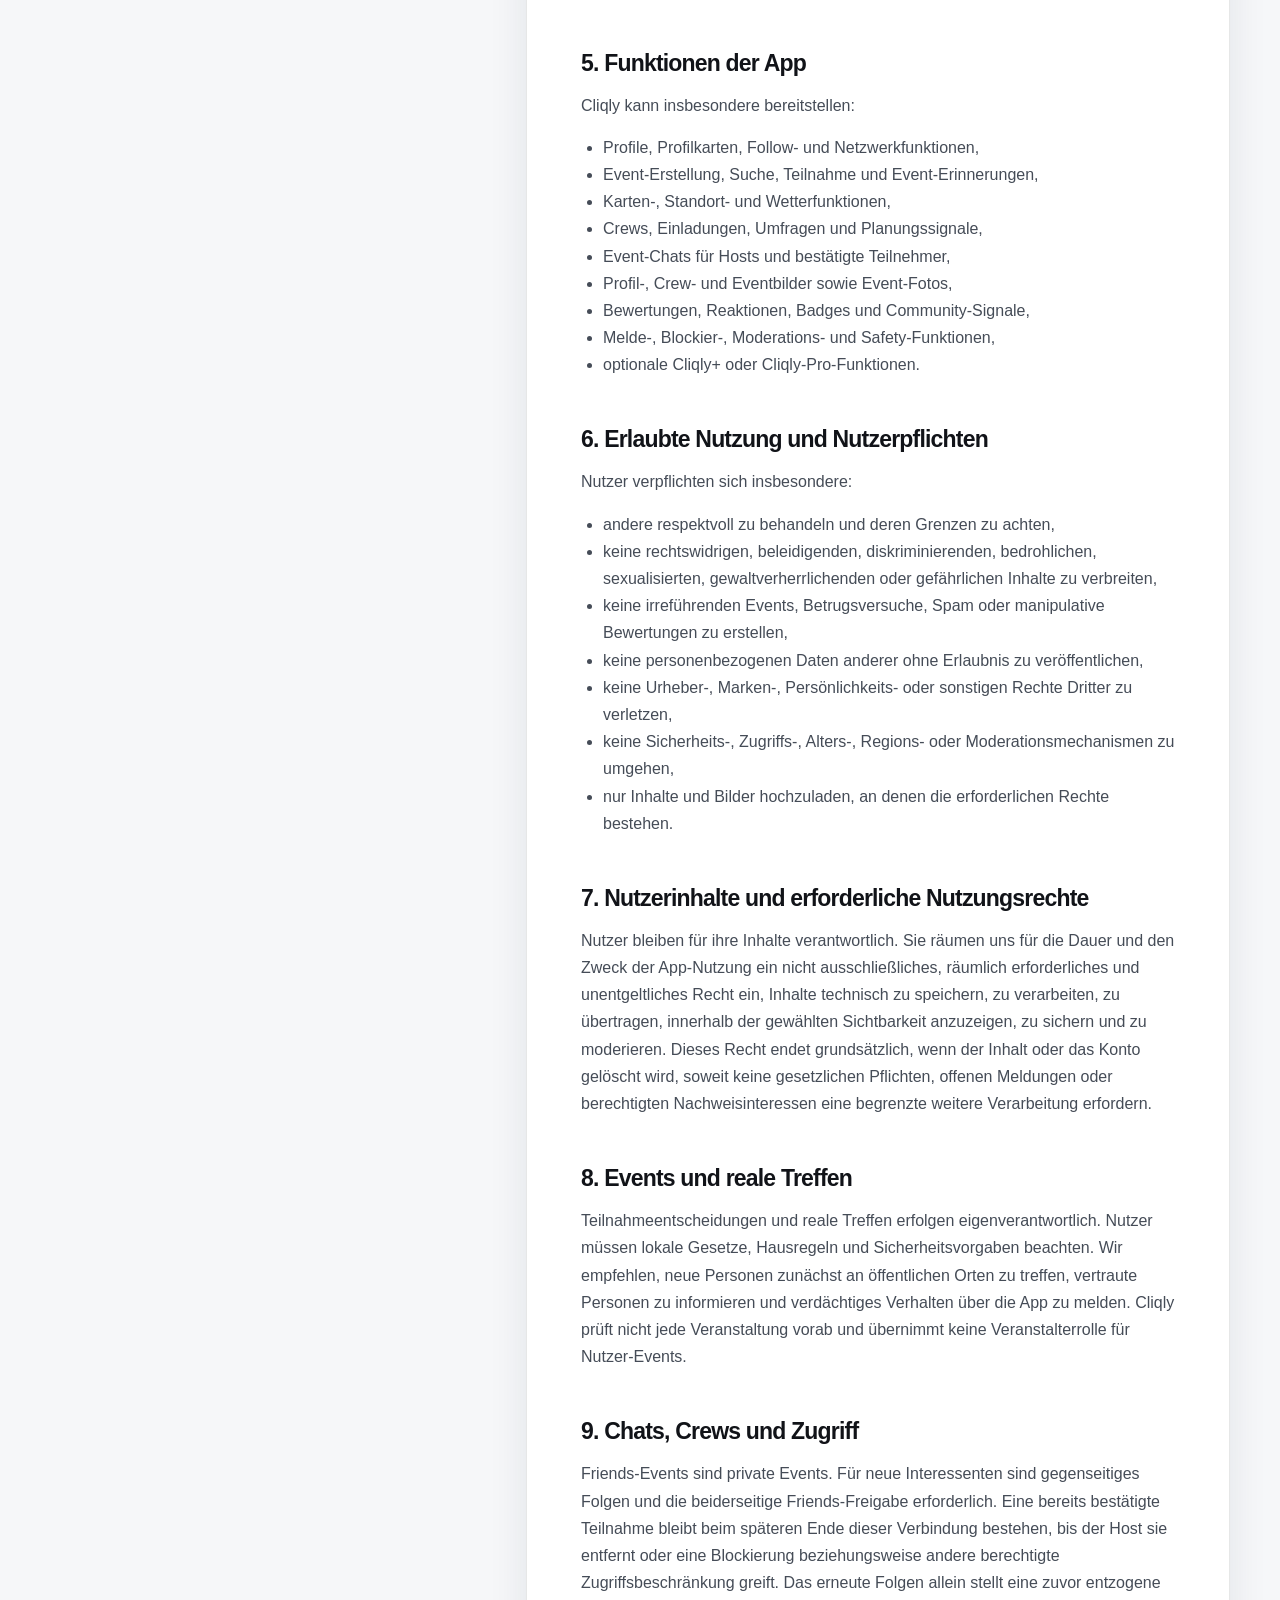
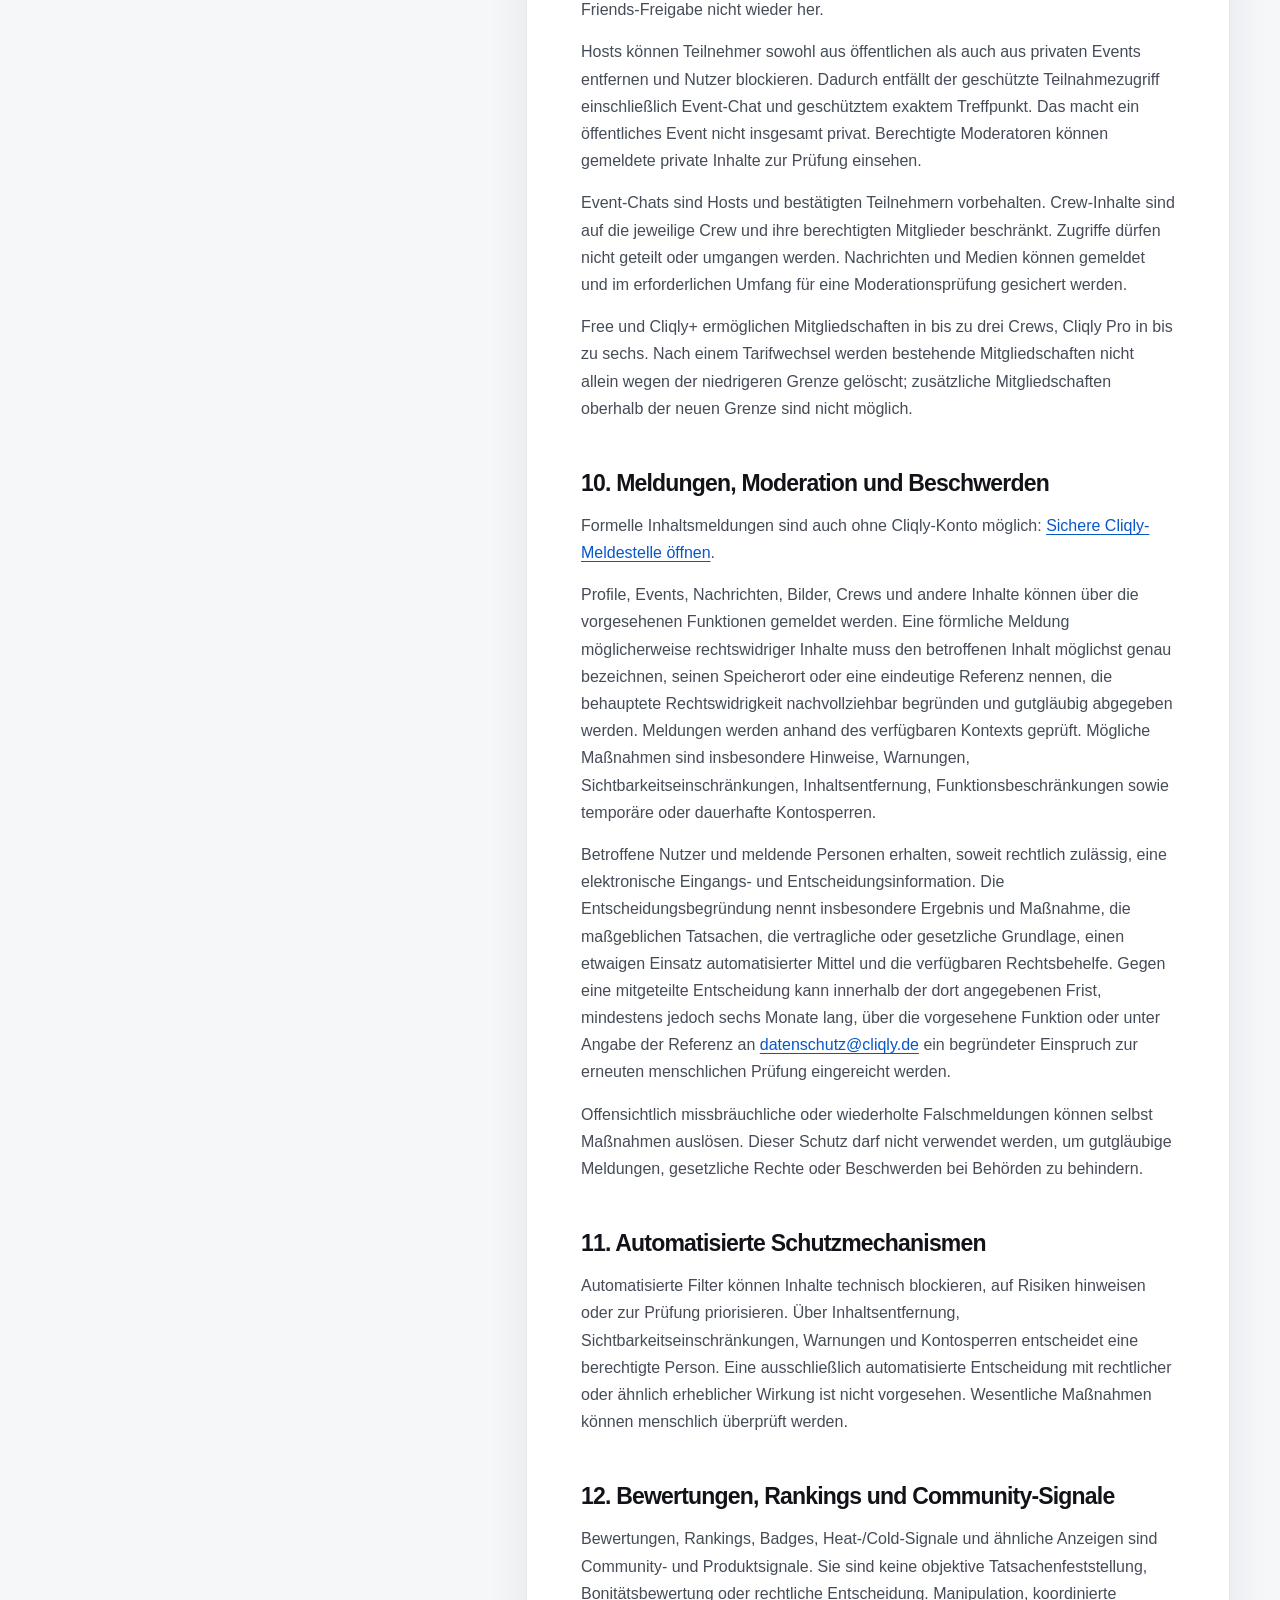
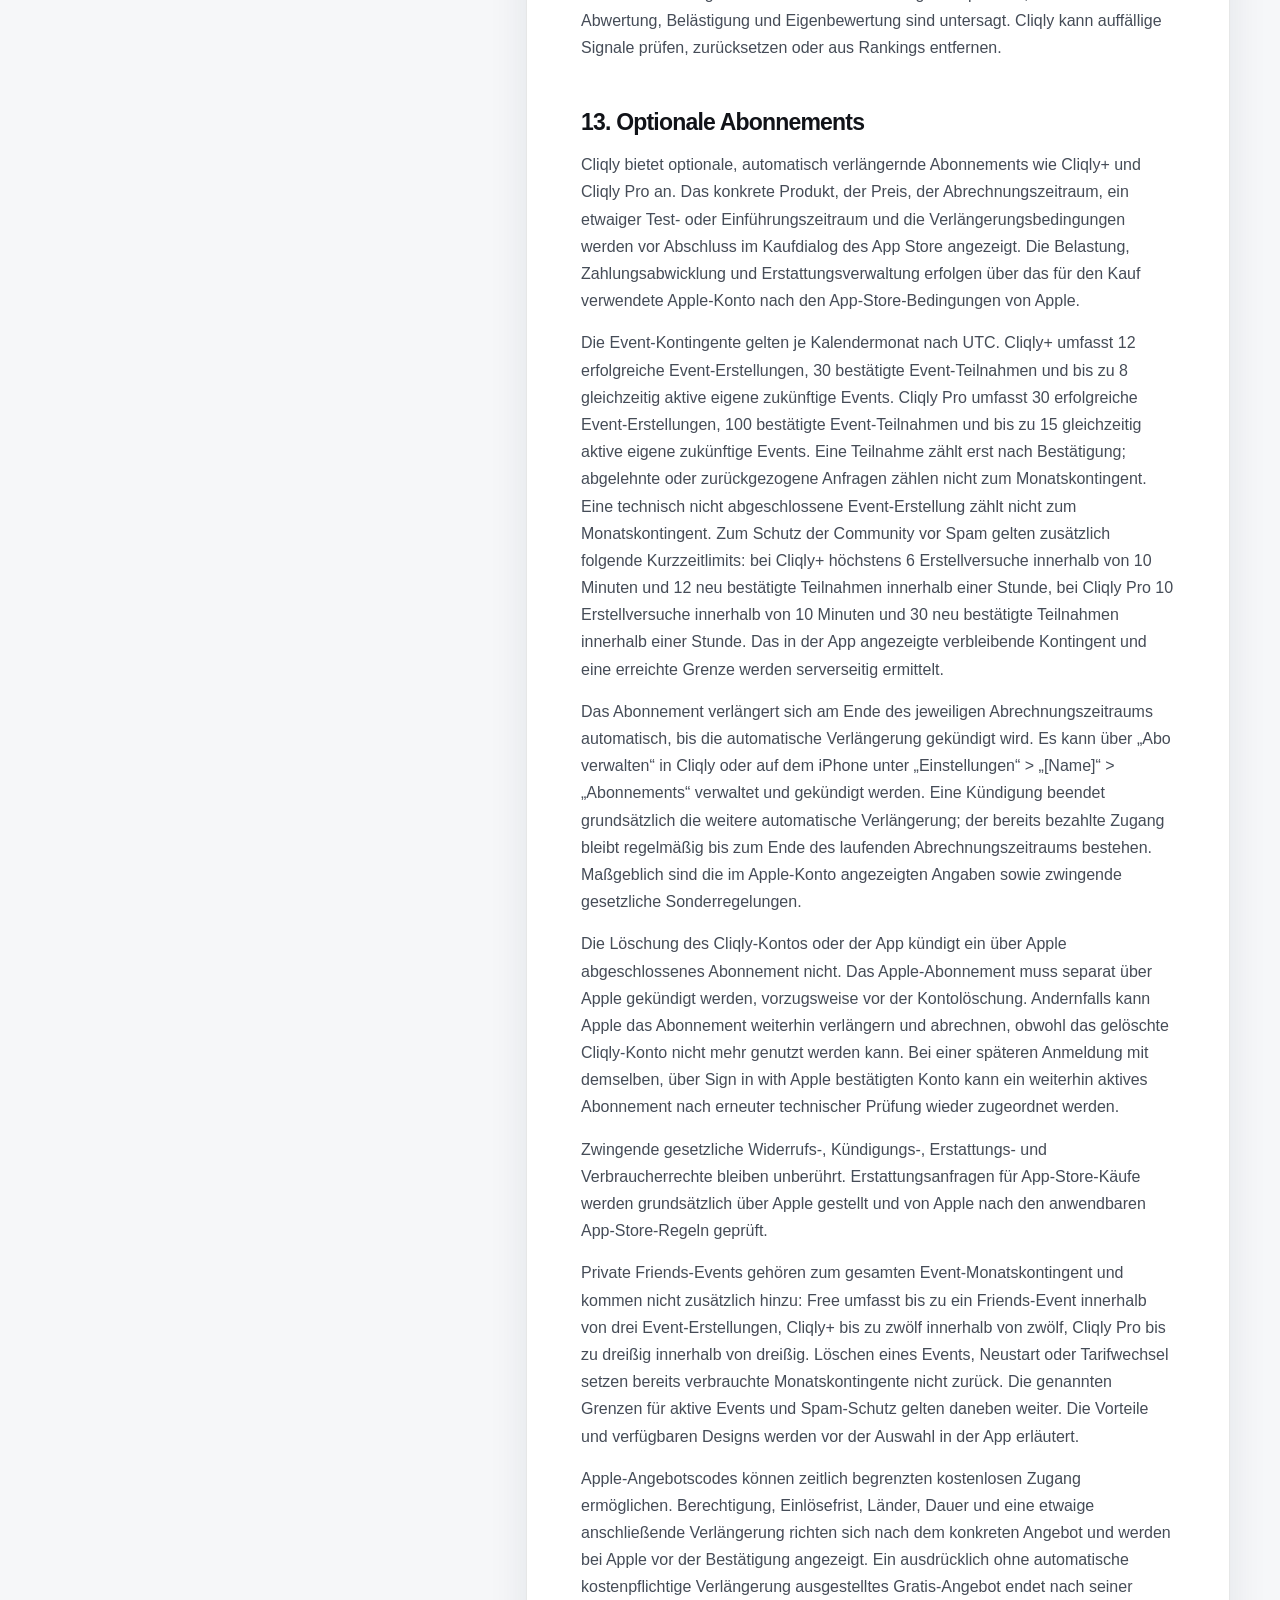
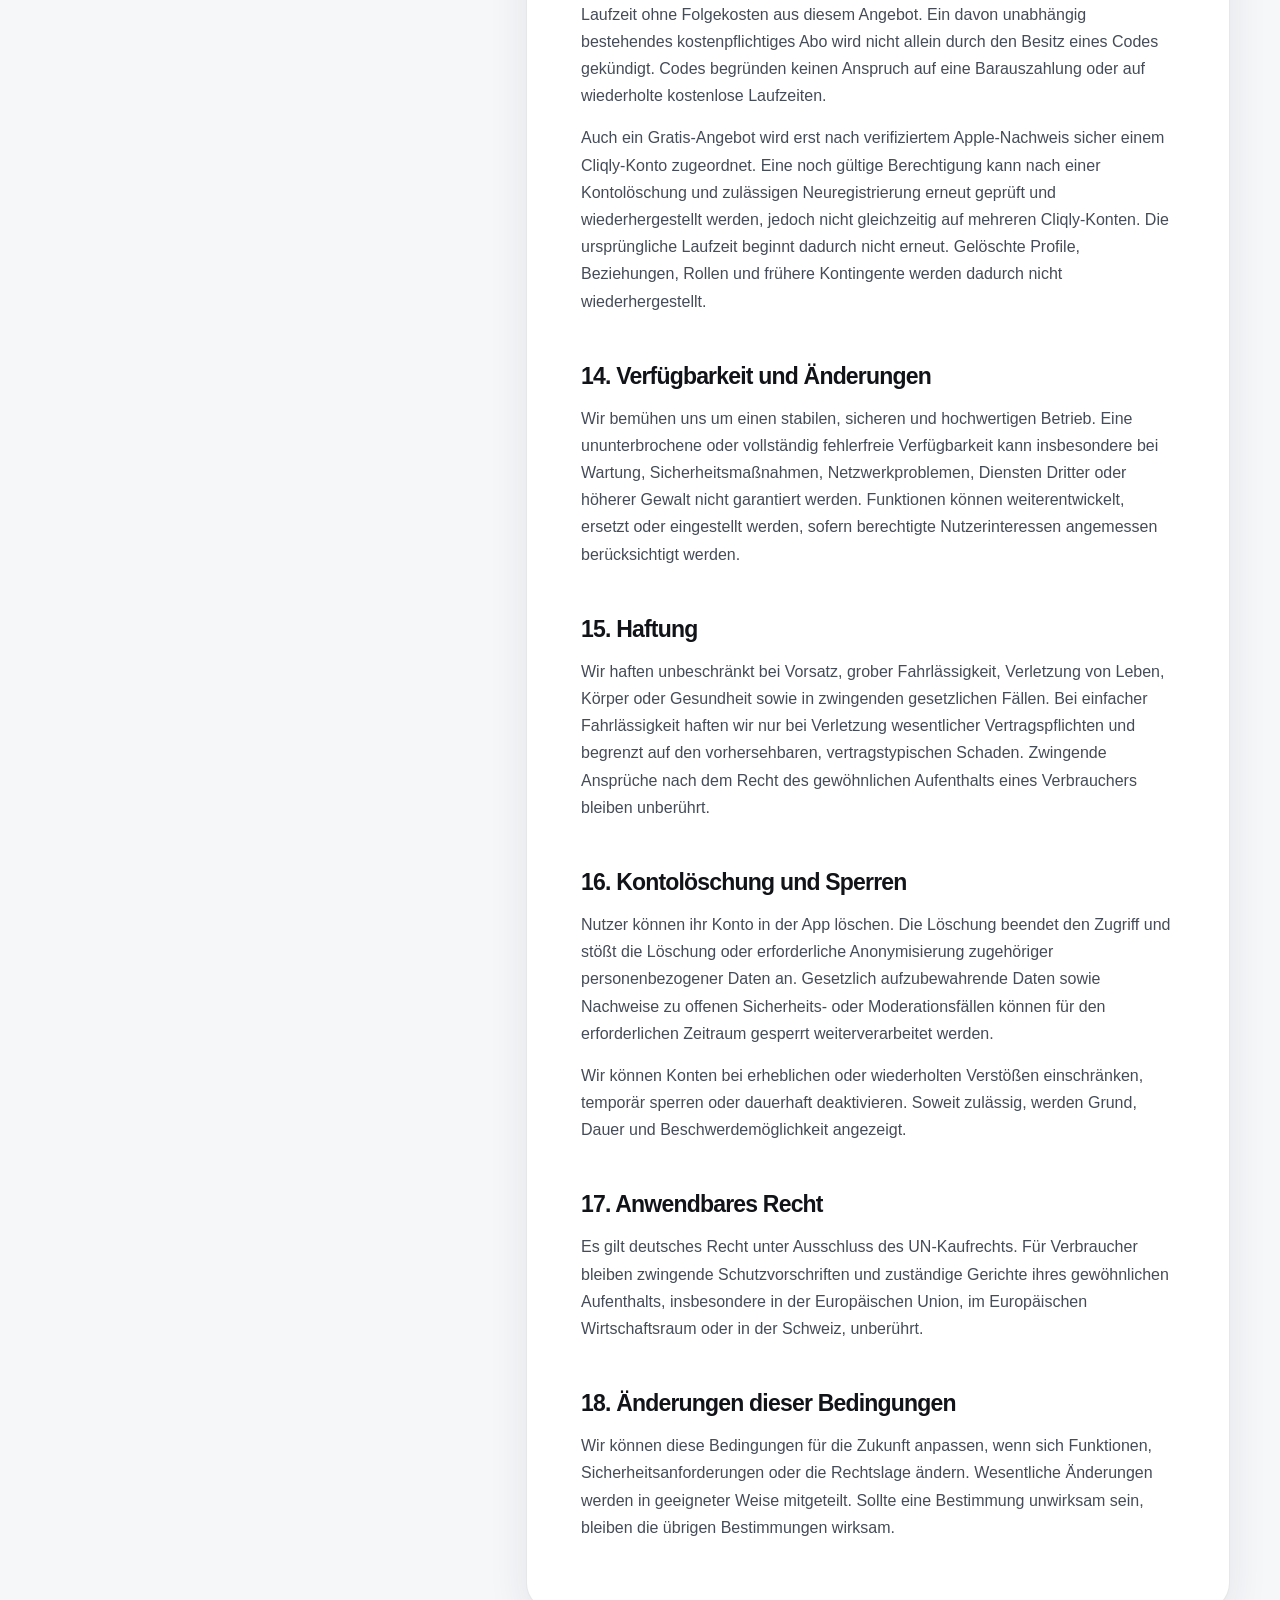
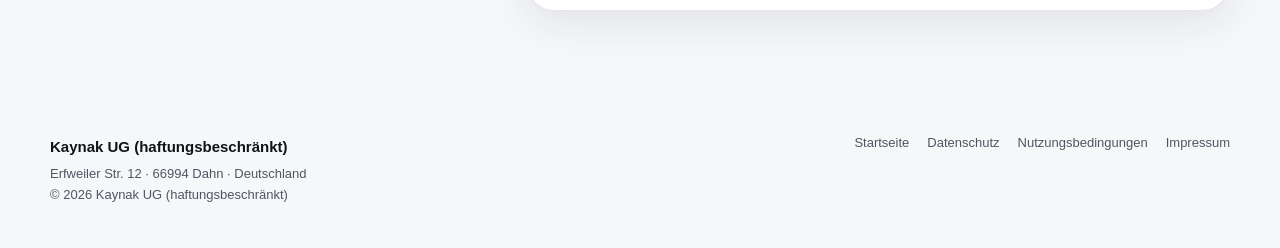
<file: cliqly/nutzungsbedingungen/index.html>
<!doctype html>
<html lang="de">
  <head>
    <meta charset="utf-8" />
    <meta name="viewport" content="width=device-width, initial-scale=1" />
    <title>Nutzungsbedingungen für die App „Cliqly“ – Kaynak UG (haftungsbeschränkt)</title>
    <meta name="description" content="Nutzungsbedingungen für die mobile App Cliqly der Kaynak UG (haftungsbeschränkt)." />
    <meta name="theme-color" content="#f6f7f9" />
    <meta name="color-scheme" content="light dark" />
    <meta name="robots" content="index,follow" />
    <link rel="canonical" href="https://kaynak.eu/cliqly/nutzungsbedingungen/" />
    <link rel="alternate" hreflang="de" href="https://kaynak.eu/cliqly/nutzungsbedingungen/" />
    <link rel="alternate" hreflang="en" href="https://kaynak.eu/en/cliqly/terms/" />
    <link rel="alternate" hreflang="fr" href="https://kaynak.eu/fr/cliqly/conditions/" />
    <link rel="icon" href="/assets/kaynak-mark.png" type="image/png" />
    <script src="/assets/theme-init.js"></script>
    <link rel="stylesheet" href="/assets/styles.css" />
    <meta property="og:type" content="website" />
    <meta property="og:locale" content="de_DE" />
    <meta property="og:site_name" content="Kaynak UG (haftungsbeschränkt)" />
    <meta property="og:title" content="Nutzungsbedingungen für die App „Cliqly“ – Kaynak UG (haftungsbeschränkt)" />
    <meta property="og:description" content="Nutzungsbedingungen für die mobile App Cliqly der Kaynak UG (haftungsbeschränkt)." />
    <meta property="og:url" content="https://kaynak.eu/cliqly/nutzungsbedingungen/" />
  </head>
  <body>
    <a class="skip-link" href="#content">Zum Inhalt springen</a>
    <header class="site-header">
      <nav class="nav-shell" aria-label="Hauptnavigation">
        <a class="brand" href="/" aria-label="Kaynak UG (haftungsbeschränkt) Startseite">
          <span class="brand-mark" aria-hidden="true"><span class="brand-stem"></span></span>
          <span>Kaynak</span>
        </a>
        <button
          class="menu-button"
          type="button"
          aria-label="Navigation öffnen"
          aria-controls="site-navigation"
          aria-expanded="false"
        >
          <span class="menu-icon" aria-hidden="true"></span>
        </button>
        <div class="nav-links" id="site-navigation">
          <a href="/#unternehmen">Unternehmen</a>
          <a href="/#cliqly">Cliqly</a>
          <a href="/#kontakt">Kontakt</a>
          <a
            class="language-link"
            href="/en/cliqly/terms/"
            lang="en"
            hreflang="en"
          >EN</a>
        </div>
      </nav>
    </header>

    <main class="legal-main" id="content">
      <div class="shell legal-layout">
        <div class="legal-heading">
          <p class="section-kicker">Cliqly · Rechtliches</p>
          <h1>Nutzungsbedingungen für die App „Cliqly“</h1>
          <p>Stand: 11. Oktober 2026</p>
          <nav class="legal-language-switcher" aria-label="Language">
              <a href="/cliqly/nutzungsbedingungen/" lang="de" hreflang="de" aria-current="page">DE</a>
              <a href="/en/cliqly/terms/" lang="en" hreflang="en">EN</a>
              <a href="/fr/cliqly/conditions/" lang="fr" hreflang="fr">FR</a>
          </nav>
        </div>
        <article class="legal-content">
<!-- Source: Cliqly/Legal/AGB_Cliqly_DE.md; SHA-256: a62d2ee7115edad21dcbcd8a2f3dbd2498d420c8fb7c2d34ff782494e4f86b72 -->
<p>Diese Fassung erläutert insbesondere Friends-Events, Kontingente, Benutzernamen und Apple-Angebotscodes. Bestehende Preise und bereits erworbene Laufzeiten werden dadurch nicht geändert.</p>
<h2>1. Anbieter und Geltungsbereich</h2>
<p>Diese Nutzungsbedingungen regeln die Nutzung der mobilen App „Cliqly“.</p>
<p>Anbieter ist:</p>
<p>Kaynak UG (haftungsbeschränkt)<br />Erfweiler Str. 12<br />66994 Dahn<br />Deutschland</p>
<p>E-Mail: <a href="mailto:support@kaynak.eu">support@kaynak.eu</a><br />Telefon: +49 170 5265203<br />Datenschutz und Beschwerden: <a href="mailto:datenschutz@cliqly.de">datenschutz@cliqly.de</a></p>
<p>Cliqly ist eine soziale Event- und Community-Plattform. Wir stellen die technische Infrastruktur bereit. Von Nutzern erstellte Events und reale Treffen werden nicht von uns veranstaltet, sofern dies nicht ausdrücklich anders angegeben ist.</p>
<h2>2. Launch-Gebiete und regionale Verfügbarkeit</h2>
<p>Cliqly startet in den Regionen Frankfurt am Main und Genf. Das Genfer Gebiet umfasst aufgrund der grenzüberschreitenden Metropolregion auch den unterstützten französischen Teil des Launch-Gebiets. Funktionen können abhängig von Region, Land, Sprache, Gerät und technischer Verfügbarkeit eingeschränkt sein.</p>
<h2>3. Registrierung und Nutzerkonto</h2>
<p>Die Nutzung setzt ein persönliches Nutzerkonto und Sign in with Apple voraus. Nutzer müssen wahrheitsgemäße Angaben machen, ihr Konto schützen und dürfen keinen fremden Account verwenden. Automatisierte Accounts, Fake-Profile, Identitätstäuschung sowie die Umgehung von Sperren sind untersagt.</p>
<p>Es besteht kein Anspruch auf Registrierung oder auf die dauerhafte Bereitstellung einzelner Funktionen. Ein dauerhaft gesperrtes Konto darf nicht durch eine erneute Registrierung umgangen werden.</p>
<p>Benutzernamen werden ohne Unterscheidung von Groß- und Kleinschreibung vergeben: „Can“ und „can“ bezeichnen denselben Namen. Die gewählte sichtbare Schreibweise kann erhalten bleiben. Die technische Vergabe eines freien Namens begründet keine Rechte an fremden Marken oder Identitäten. Nach abgeschlossener Kontolöschung wird der Name wieder freigegeben, sofern kein begründetes rechtliches oder sicherheitsbezogenes Hindernis besteht.</p>
<h2>4. Mindestalter</h2>
<p>Cliqly richtet sich ausschließlich an volljährige Personen. Die Nutzung ist ab 18 Jahren zulässig.</p>
<h2>5. Funktionen der App</h2>
<p>Cliqly kann insbesondere bereitstellen:</p>
<ul>
<li>Profile, Profilkarten, Follow- und Netzwerkfunktionen,</li>
<li>Event-Erstellung, Suche, Teilnahme und Event-Erinnerungen,</li>
<li>Karten-, Standort- und Wetterfunktionen,</li>
<li>Crews, Einladungen, Umfragen und Planungssignale,</li>
<li>Event-Chats für Hosts und bestätigte Teilnehmer,</li>
<li>Profil-, Crew- und Eventbilder sowie Event-Fotos,</li>
<li>Bewertungen, Reaktionen, Badges und Community-Signale,</li>
<li>Melde-, Blockier-, Moderations- und Safety-Funktionen,</li>
<li>optionale Cliqly+ oder Cliqly-Pro-Funktionen.</li>
</ul>
<h2>6. Erlaubte Nutzung und Nutzerpflichten</h2>
<p>Nutzer verpflichten sich insbesondere:</p>
<ul>
<li>andere respektvoll zu behandeln und deren Grenzen zu achten,</li>
<li>keine rechtswidrigen, beleidigenden, diskriminierenden, bedrohlichen, sexualisierten, gewaltverherrlichenden oder gefährlichen Inhalte zu verbreiten,</li>
<li>keine irreführenden Events, Betrugsversuche, Spam oder manipulative Bewertungen zu erstellen,</li>
<li>keine personenbezogenen Daten anderer ohne Erlaubnis zu veröffentlichen,</li>
<li>keine Urheber-, Marken-, Persönlichkeits- oder sonstigen Rechte Dritter zu verletzen,</li>
<li>keine Sicherheits-, Zugriffs-, Alters-, Regions- oder Moderationsmechanismen zu umgehen,</li>
<li>nur Inhalte und Bilder hochzuladen, an denen die erforderlichen Rechte bestehen.</li>
</ul>
<h2>7. Nutzerinhalte und erforderliche Nutzungsrechte</h2>
<p>Nutzer bleiben für ihre Inhalte verantwortlich. Sie räumen uns für die Dauer und den Zweck der App-Nutzung ein nicht ausschließliches, räumlich erforderliches und unentgeltliches Recht ein, Inhalte technisch zu speichern, zu verarbeiten, zu übertragen, innerhalb der gewählten Sichtbarkeit anzuzeigen, zu sichern und zu moderieren. Dieses Recht endet grundsätzlich, wenn der Inhalt oder das Konto gelöscht wird, soweit keine gesetzlichen Pflichten, offenen Meldungen oder berechtigten Nachweisinteressen eine begrenzte weitere Verarbeitung erfordern.</p>
<h2>8. Events und reale Treffen</h2>
<p>Teilnahmeentscheidungen und reale Treffen erfolgen eigenverantwortlich. Nutzer müssen lokale Gesetze, Hausregeln und Sicherheitsvorgaben beachten. Wir empfehlen, neue Personen zunächst an öffentlichen Orten zu treffen, vertraute Personen zu informieren und verdächtiges Verhalten über die App zu melden. Cliqly prüft nicht jede Veranstaltung vorab und übernimmt keine Veranstalterrolle für Nutzer-Events.</p>
<h2>9. Chats, Crews und Zugriff</h2>
<p>Friends-Events sind private Events. Für neue Interessenten sind gegenseitiges Folgen und die beiderseitige Friends-Freigabe erforderlich. Eine bereits bestätigte Teilnahme bleibt beim späteren Ende dieser Verbindung bestehen, bis der Host sie entfernt oder eine Blockierung beziehungsweise andere berechtigte Zugriffsbeschränkung greift. Das erneute Folgen allein stellt eine zuvor entzogene Friends-Freigabe nicht wieder her.</p>
<p>Hosts können Teilnehmer sowohl aus öffentlichen als auch aus privaten Events entfernen und Nutzer blockieren. Dadurch entfällt der geschützte Teilnahmezugriff einschließlich Event-Chat und geschütztem exaktem Treffpunkt. Das macht ein öffentliches Event nicht insgesamt privat. Berechtigte Moderatoren können gemeldete private Inhalte zur Prüfung einsehen.</p>
<p>Event-Chats sind Hosts und bestätigten Teilnehmern vorbehalten. Crew-Inhalte sind auf die jeweilige Crew und ihre berechtigten Mitglieder beschränkt. Zugriffe dürfen nicht geteilt oder umgangen werden. Nachrichten und Medien können gemeldet und im erforderlichen Umfang für eine Moderationsprüfung gesichert werden.</p>
<p>Free und Cliqly+ ermöglichen Mitgliedschaften in bis zu drei Crews, Cliqly Pro in bis zu sechs. Nach einem Tarifwechsel werden bestehende Mitgliedschaften nicht allein wegen der niedrigeren Grenze gelöscht; zusätzliche Mitgliedschaften oberhalb der neuen Grenze sind nicht möglich.</p>
<h2>10. Meldungen, Moderation und Beschwerden</h2>
<p>Formelle Inhaltsmeldungen sind auch ohne Cliqly-Konto möglich: <a href="https://kaynak.eu/cliqly/meldestelle/?lang=de">Sichere Cliqly-Meldestelle öffnen</a>.</p>
<p>Profile, Events, Nachrichten, Bilder, Crews und andere Inhalte können über die vorgesehenen Funktionen gemeldet werden. Eine förmliche Meldung möglicherweise rechtswidriger Inhalte muss den betroffenen Inhalt möglichst genau bezeichnen, seinen Speicherort oder eine eindeutige Referenz nennen, die behauptete Rechtswidrigkeit nachvollziehbar begründen und gutgläubig abgegeben werden. Meldungen werden anhand des verfügbaren Kontexts geprüft. Mögliche Maßnahmen sind insbesondere Hinweise, Warnungen, Sichtbarkeitseinschränkungen, Inhaltsentfernung, Funktionsbeschränkungen sowie temporäre oder dauerhafte Kontosperren.</p>
<p>Betroffene Nutzer und meldende Personen erhalten, soweit rechtlich zulässig, eine elektronische Eingangs- und Entscheidungsinformation. Die Entscheidungsbegründung nennt insbesondere Ergebnis und Maßnahme, die maßgeblichen Tatsachen, die vertragliche oder gesetzliche Grundlage, einen etwaigen Einsatz automatisierter Mittel und die verfügbaren Rechtsbehelfe. Gegen eine mitgeteilte Entscheidung kann innerhalb der dort angegebenen Frist, mindestens jedoch sechs Monate lang, über die vorgesehene Funktion oder unter Angabe der Referenz an <a href="mailto:datenschutz@cliqly.de">datenschutz@cliqly.de</a> ein begründeter Einspruch zur erneuten menschlichen Prüfung eingereicht werden.</p>
<p>Offensichtlich missbräuchliche oder wiederholte Falschmeldungen können selbst Maßnahmen auslösen. Dieser Schutz darf nicht verwendet werden, um gutgläubige Meldungen, gesetzliche Rechte oder Beschwerden bei Behörden zu behindern.</p>
<h2>11. Automatisierte Schutzmechanismen</h2>
<p>Automatisierte Filter können Inhalte technisch blockieren, auf Risiken hinweisen oder zur Prüfung priorisieren. Über Inhaltsentfernung, Sichtbarkeitseinschränkungen, Warnungen und Kontosperren entscheidet eine berechtigte Person. Eine ausschließlich automatisierte Entscheidung mit rechtlicher oder ähnlich erheblicher Wirkung ist nicht vorgesehen. Wesentliche Maßnahmen können menschlich überprüft werden.</p>
<h2>12. Bewertungen, Rankings und Community-Signale</h2>
<p>Bewertungen, Rankings, Badges, Heat-/Cold-Signale und ähnliche Anzeigen sind Community- und Produktsignale. Sie sind keine objektive Tatsachenfeststellung, Bonitätsbewertung oder rechtliche Entscheidung. Manipulation, koordinierte Abwertung, Belästigung und Eigenbewertung sind untersagt. Cliqly kann auffällige Signale prüfen, zurücksetzen oder aus Rankings entfernen.</p>
<h2>13. Optionale Abonnements</h2>
<p>Cliqly bietet optionale, automatisch verlängernde Abonnements wie Cliqly+ und Cliqly Pro an. Das konkrete Produkt, der Preis, der Abrechnungszeitraum, ein etwaiger Test- oder Einführungszeitraum und die Verlängerungsbedingungen werden vor Abschluss im Kaufdialog des App Store angezeigt. Die Belastung, Zahlungsabwicklung und Erstattungsverwaltung erfolgen über das für den Kauf verwendete Apple-Konto nach den App-Store-Bedingungen von Apple.</p>
<p>Die Event-Kontingente gelten je Kalendermonat nach UTC. Cliqly+ umfasst 12 erfolgreiche Event-Erstellungen, 30 bestätigte Event-Teilnahmen und bis zu 8 gleichzeitig aktive eigene zukünftige Events. Cliqly Pro umfasst 30 erfolgreiche Event-Erstellungen, 100 bestätigte Event-Teilnahmen und bis zu 15 gleichzeitig aktive eigene zukünftige Events. Eine Teilnahme zählt erst nach Bestätigung; abgelehnte oder zurückgezogene Anfragen zählen nicht zum Monatskontingent. Eine technisch nicht abgeschlossene Event-Erstellung zählt nicht zum Monatskontingent. Zum Schutz der Community vor Spam gelten zusätzlich folgende Kurzzeitlimits: bei Cliqly+ höchstens 6 Erstellversuche innerhalb von 10 Minuten und 12 neu bestätigte Teilnahmen innerhalb einer Stunde, bei Cliqly Pro 10 Erstellversuche innerhalb von 10 Minuten und 30 neu bestätigte Teilnahmen innerhalb einer Stunde. Das in der App angezeigte verbleibende Kontingent und eine erreichte Grenze werden serverseitig ermittelt.</p>
<p>Das Abonnement verlängert sich am Ende des jeweiligen Abrechnungszeitraums automatisch, bis die automatische Verlängerung gekündigt wird. Es kann über „Abo verwalten“ in Cliqly oder auf dem iPhone unter „Einstellungen“ &gt; „[Name]“ &gt; „Abonnements“ verwaltet und gekündigt werden. Eine Kündigung beendet grundsätzlich die weitere automatische Verlängerung; der bereits bezahlte Zugang bleibt regelmäßig bis zum Ende des laufenden Abrechnungszeitraums bestehen. Maßgeblich sind die im Apple-Konto angezeigten Angaben sowie zwingende gesetzliche Sonderregelungen.</p>
<p>Die Löschung des Cliqly-Kontos oder der App kündigt ein über Apple abgeschlossenes Abonnement nicht. Das Apple-Abonnement muss separat über Apple gekündigt werden, vorzugsweise vor der Kontolöschung. Andernfalls kann Apple das Abonnement weiterhin verlängern und abrechnen, obwohl das gelöschte Cliqly-Konto nicht mehr genutzt werden kann. Bei einer späteren Anmeldung mit demselben, über Sign in with Apple bestätigten Konto kann ein weiterhin aktives Abonnement nach erneuter technischer Prüfung wieder zugeordnet werden.</p>
<p>Zwingende gesetzliche Widerrufs-, Kündigungs-, Erstattungs- und Verbraucherrechte bleiben unberührt. Erstattungsanfragen für App-Store-Käufe werden grundsätzlich über Apple gestellt und von Apple nach den anwendbaren App-Store-Regeln geprüft.</p>
<p>Private Friends-Events gehören zum gesamten Event-Monatskontingent und kommen nicht zusätzlich hinzu: Free umfasst bis zu ein Friends-Event innerhalb von drei Event-Erstellungen, Cliqly+ bis zu zwölf innerhalb von zwölf, Cliqly Pro bis zu dreißig innerhalb von dreißig. Löschen eines Events, Neustart oder Tarifwechsel setzen bereits verbrauchte Monatskontingente nicht zurück. Die genannten Grenzen für aktive Events und Spam-Schutz gelten daneben weiter. Die Vorteile und verfügbaren Designs werden vor der Auswahl in der App erläutert.</p>
<p>Apple-Angebotscodes können zeitlich begrenzten kostenlosen Zugang ermöglichen. Berechtigung, Einlösefrist, Länder, Dauer und eine etwaige anschließende Verlängerung richten sich nach dem konkreten Angebot und werden bei Apple vor der Bestätigung angezeigt. Ein ausdrücklich ohne automatische kostenpflichtige Verlängerung ausgestelltes Gratis-Angebot endet nach seiner Laufzeit ohne Folgekosten aus diesem Angebot. Ein davon unabhängig bestehendes kostenpflichtiges Abo wird nicht allein durch den Besitz eines Codes gekündigt. Codes begründen keinen Anspruch auf eine Barauszahlung oder auf wiederholte kostenlose Laufzeiten.</p>
<p>Auch ein Gratis-Angebot wird erst nach verifiziertem Apple-Nachweis sicher einem Cliqly-Konto zugeordnet. Eine noch gültige Berechtigung kann nach einer Kontolöschung und zulässigen Neuregistrierung erneut geprüft und wiederhergestellt werden, jedoch nicht gleichzeitig auf mehreren Cliqly-Konten. Die ursprüngliche Laufzeit beginnt dadurch nicht erneut. Gelöschte Profile, Beziehungen, Rollen und frühere Kontingente werden dadurch nicht wiederhergestellt.</p>
<h2>14. Verfügbarkeit und Änderungen</h2>
<p>Wir bemühen uns um einen stabilen, sicheren und hochwertigen Betrieb. Eine ununterbrochene oder vollständig fehlerfreie Verfügbarkeit kann insbesondere bei Wartung, Sicherheitsmaßnahmen, Netzwerkproblemen, Diensten Dritter oder höherer Gewalt nicht garantiert werden. Funktionen können weiterentwickelt, ersetzt oder eingestellt werden, sofern berechtigte Nutzerinteressen angemessen berücksichtigt werden.</p>
<h2>15. Haftung</h2>
<p>Wir haften unbeschränkt bei Vorsatz, grober Fahrlässigkeit, Verletzung von Leben, Körper oder Gesundheit sowie in zwingenden gesetzlichen Fällen. Bei einfacher Fahrlässigkeit haften wir nur bei Verletzung wesentlicher Vertragspflichten und begrenzt auf den vorhersehbaren, vertragstypischen Schaden. Zwingende Ansprüche nach dem Recht des gewöhnlichen Aufenthalts eines Verbrauchers bleiben unberührt.</p>
<h2>16. Kontolöschung und Sperren</h2>
<p>Nutzer können ihr Konto in der App löschen. Die Löschung beendet den Zugriff und stößt die Löschung oder erforderliche Anonymisierung zugehöriger personenbezogener Daten an. Gesetzlich aufzubewahrende Daten sowie Nachweise zu offenen Sicherheits- oder Moderationsfällen können für den erforderlichen Zeitraum gesperrt weiterverarbeitet werden.</p>
<p>Wir können Konten bei erheblichen oder wiederholten Verstößen einschränken, temporär sperren oder dauerhaft deaktivieren. Soweit zulässig, werden Grund, Dauer und Beschwerdemöglichkeit angezeigt.</p>
<h2>17. Anwendbares Recht</h2>
<p>Es gilt deutsches Recht unter Ausschluss des UN-Kaufrechts. Für Verbraucher bleiben zwingende Schutzvorschriften und zuständige Gerichte ihres gewöhnlichen Aufenthalts, insbesondere in der Europäischen Union, im Europäischen Wirtschaftsraum oder in der Schweiz, unberührt.</p>
<h2>18. Änderungen dieser Bedingungen</h2>
<p>Wir können diese Bedingungen für die Zukunft anpassen, wenn sich Funktionen, Sicherheitsanforderungen oder die Rechtslage ändern. Wesentliche Änderungen werden in geeigneter Weise mitgeteilt. Sollte eine Bestimmung unwirksam sein, bleiben die übrigen Bestimmungen wirksam.</p>
        </article>
      </div>
    </main>

    <footer class="site-footer">
      <div class="shell footer-grid">
        <div class="footer-company">
          <strong>Kaynak UG (haftungsbeschränkt)</strong>
          Erfweiler Str. 12 · 66994 Dahn · Deutschland<br />
          © <span data-current-year>2026</span> Kaynak UG (haftungsbeschränkt)
        </div>
        <div class="footer-links">
          <a href="/">Startseite</a>
          <a href="/cliqly/datenschutz/">Datenschutz</a>
          <a href="/cliqly/nutzungsbedingungen/" aria-current="page">Nutzungsbedingungen</a>
          <a href="/impressum/">Impressum</a>
        </div>
      </div>
    </footer>
    <script src="/assets/site.js" defer></script>
  </body>
</html>
</file>
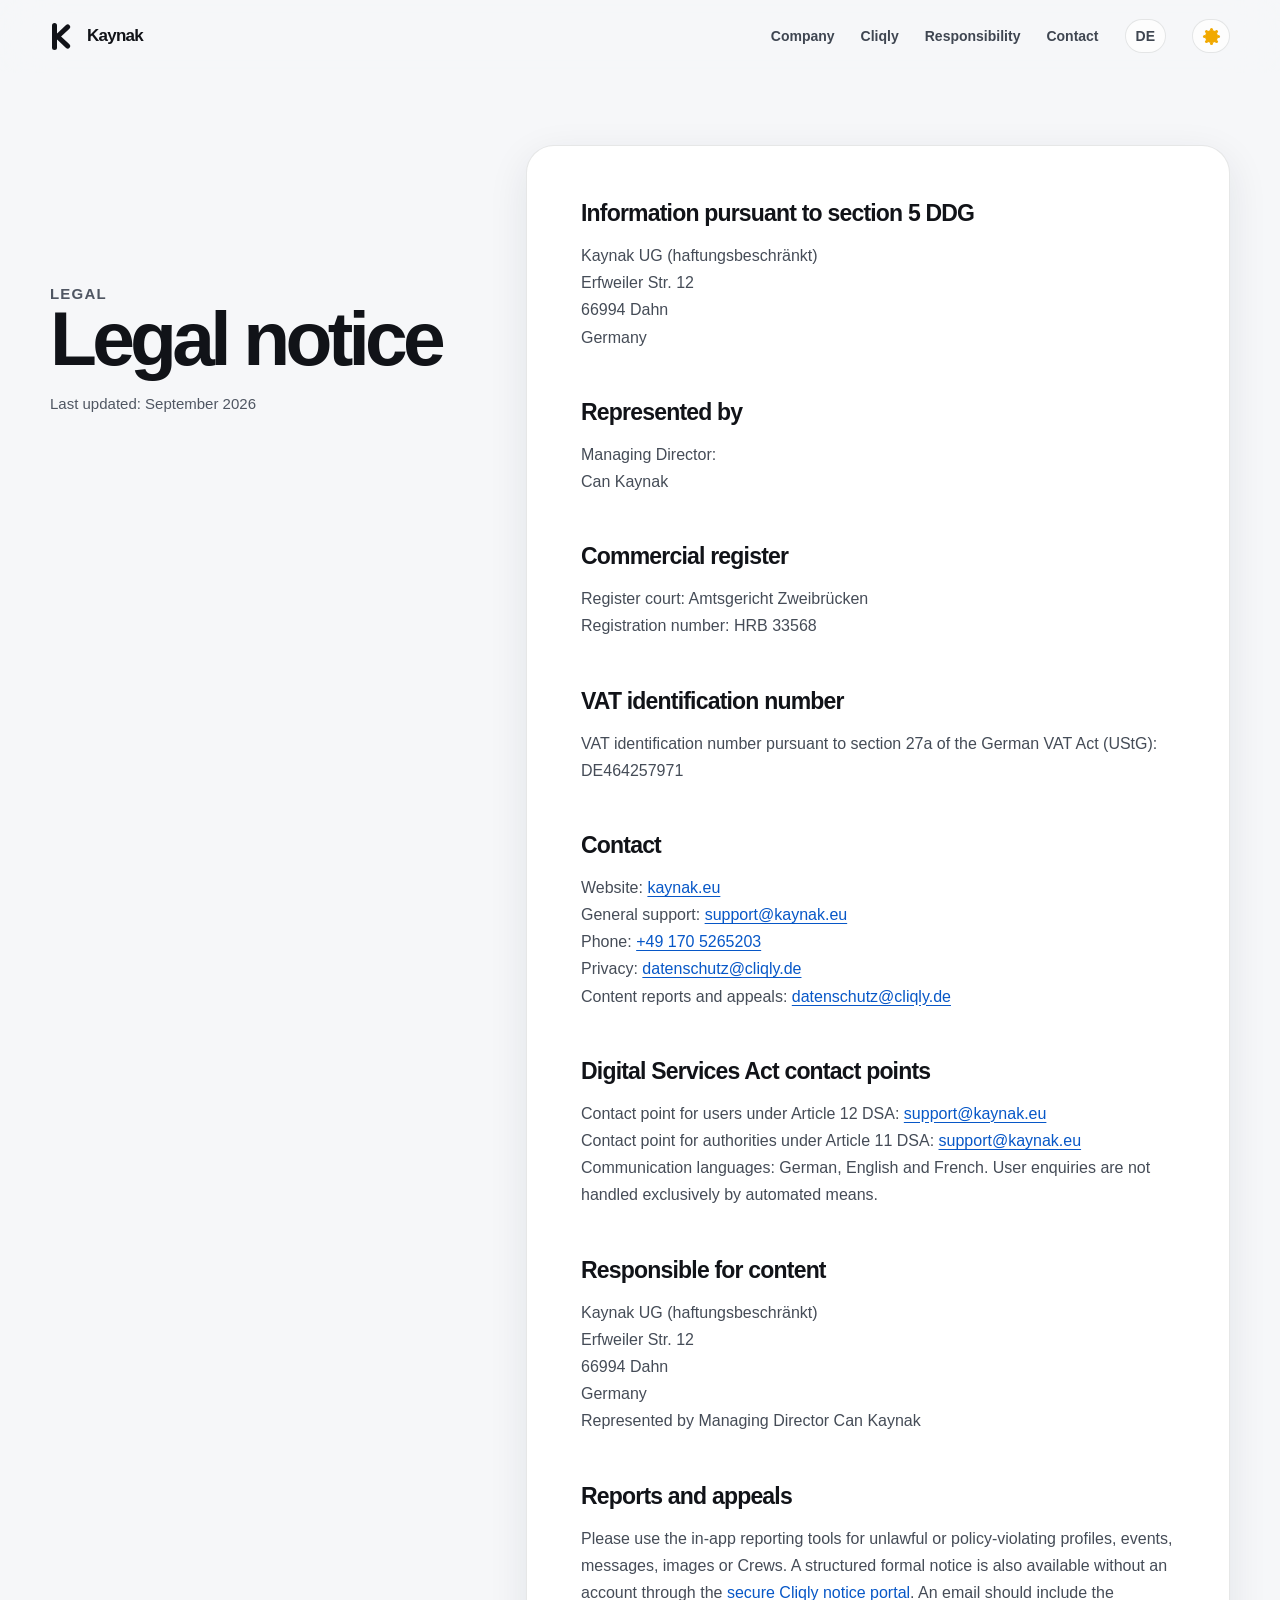
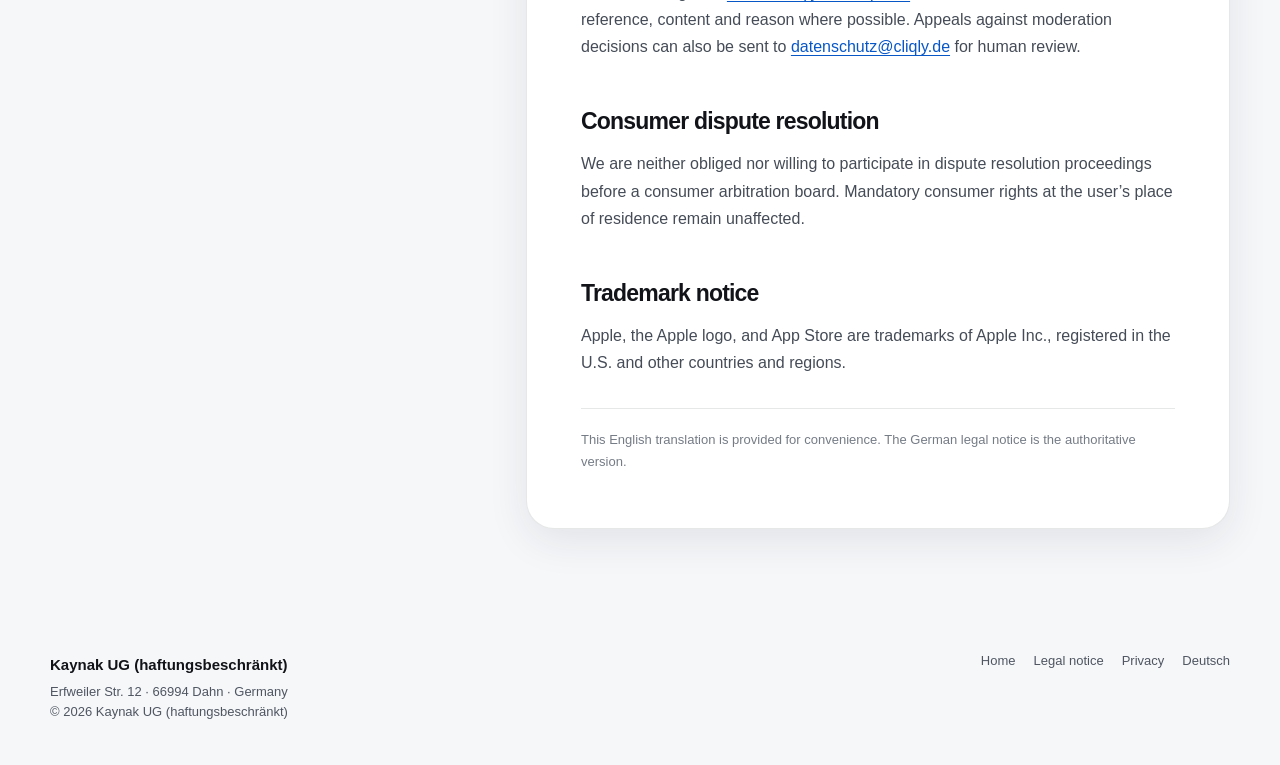
<file: en/legal-notice/index.html>
<!doctype html>
<html lang="en">
  <head>
    <meta charset="utf-8" />
    <meta name="viewport" content="width=device-width, initial-scale=1" />
    <title>Legal notice – Kaynak UG (haftungsbeschränkt)</title>
    <meta
      name="description"
      content="Legal notice and company information for Kaynak UG (haftungsbeschränkt)."
    />
    <meta name="theme-color" content="#f6f7f9" />
    <meta name="color-scheme" content="light dark" />
    <meta name="robots" content="index,follow" />
    <link rel="canonical" href="https://kaynak.eu/en/legal-notice/" />
    <link rel="alternate" hreflang="de" href="https://kaynak.eu/impressum/" />
    <link rel="alternate" hreflang="en" href="https://kaynak.eu/en/legal-notice/" />
    <link rel="icon" href="/assets/kaynak-mark.png" type="image/png" />
    <script src="/assets/theme-init.js"></script>
    <link rel="stylesheet" href="/assets/styles.css" />
  </head>
  <body>
    <a class="skip-link" href="#content">Skip to content</a>
    <header class="site-header">
      <nav class="nav-shell" aria-label="Main navigation">
        <a class="brand" href="/en/" aria-label="Kaynak UG (haftungsbeschränkt) home">
          <span class="brand-mark" aria-hidden="true"><span class="brand-stem"></span></span>
          <span>Kaynak</span>
        </a>
        <button
          class="menu-button"
          type="button"
          aria-label="Open navigation"
          aria-controls="site-navigation"
          aria-expanded="false"
        >
          <span class="menu-icon" aria-hidden="true"></span>
        </button>
        <div class="nav-links" id="site-navigation">
          <a href="/en/#company">Company</a>
          <a href="/en/#cliqly">Cliqly</a>
          <a href="/en/#responsibility">Responsibility</a>
          <a href="/en/#contact">Contact</a>
          <a class="language-link" href="/impressum/" lang="de" hreflang="de">DE</a>
        </div>
      </nav>
    </header>

    <main class="legal-main" id="content">
      <div class="shell legal-layout">
        <div class="legal-heading">
          <p class="section-kicker">Legal</p>
          <h1>Legal notice</h1>
          <p>Last updated: September 2026</p>
        </div>
        <article class="legal-content">
          <h2>Information pursuant to section 5 DDG</h2>
          <p>
            Kaynak UG (haftungsbeschränkt)<br />
            Erfweiler Str. 12<br />
            66994 Dahn<br />
            Germany
          </p>

          <h2>Represented by</h2>
          <p>
            Managing Director:<br />
            Can Kaynak
          </p>

          <h2>Commercial register</h2>
          <p>
            Register court: Amtsgericht Zweibrücken<br />
            Registration number: HRB 33568
          </p>

          <h2>VAT identification number</h2>
          <p>
            VAT identification number pursuant to section 27a of the German VAT Act
            (UStG):<br />
            DE464257971
          </p>

          <h2>Contact</h2>
          <p>
            Website:
            <a href="https://kaynak.eu">kaynak.eu</a><br />
            General support:
            <a href="mailto:support@kaynak.eu">support@kaynak.eu</a><br />
            Phone:
            <a href="tel:+491705265203">+49 170 5265203</a><br />
            Privacy:
            <a href="mailto:datenschutz@cliqly.de">datenschutz@cliqly.de</a><br />
            Content reports and appeals:
            <a href="mailto:datenschutz@cliqly.de">datenschutz@cliqly.de</a>
          </p>

          <h2>Digital Services Act contact points</h2>
          <p>
            Contact point for users under Article 12 DSA:
            <a href="mailto:support@kaynak.eu">support@kaynak.eu</a><br />
            Contact point for authorities under Article 11 DSA:
            <a href="mailto:support@kaynak.eu">support@kaynak.eu</a><br />
            Communication languages: German, English and French. User enquiries are
            not handled exclusively by automated means.
          </p>

          <h2>Responsible for content</h2>
          <p>
            Kaynak UG (haftungsbeschränkt)<br />
            Erfweiler Str. 12<br />
            66994 Dahn<br />
            Germany<br />
            Represented by Managing Director Can Kaynak
          </p>

          <h2>Reports and appeals</h2>
          <p>
            Please use the in-app reporting tools for unlawful or policy-violating
            profiles, events, messages, images or Crews. A structured formal notice
            is also available without an account through the
            <a href="/cliqly/meldestelle/?lang=en">secure Cliqly notice portal</a>.
            An email should include the
            reference, content and reason where possible. Appeals against moderation
            decisions can also be sent to
            <a href="mailto:datenschutz@cliqly.de">datenschutz@cliqly.de</a> for human
            review.
          </p>

          <h2>Consumer dispute resolution</h2>
          <p>
            We are neither obliged nor willing to participate in dispute resolution
            proceedings before a consumer arbitration board. Mandatory consumer rights
            at the user’s place of residence remain unaffected.
          </p>

          <h2>Trademark notice</h2>
          <p>
            Apple, the Apple logo, and App Store are trademarks of Apple Inc.,
            registered in the U.S. and other countries and regions.
          </p>

          <p class="legal-note">
            This English translation is provided for convenience. The German legal
            notice is the authoritative version.
          </p>
        </article>
      </div>
    </main>

    <footer class="site-footer">
      <div class="shell footer-grid">
        <div class="footer-company">
          <strong>Kaynak UG (haftungsbeschränkt)</strong>
          Erfweiler Str. 12 · 66994 Dahn · Germany<br />
          © <span data-current-year>2026</span> Kaynak UG (haftungsbeschränkt)
        </div>
        <div class="footer-links">
          <a href="/en/">Home</a>
          <a href="/en/legal-notice/" aria-current="page">Legal notice</a>
          <a href="/en/privacy/">Privacy</a>
          <a href="/impressum/" lang="de">Deutsch</a>
        </div>
      </div>
    </footer>
    <script src="/assets/site.js" defer></script>
  </body>
</html>
</file>
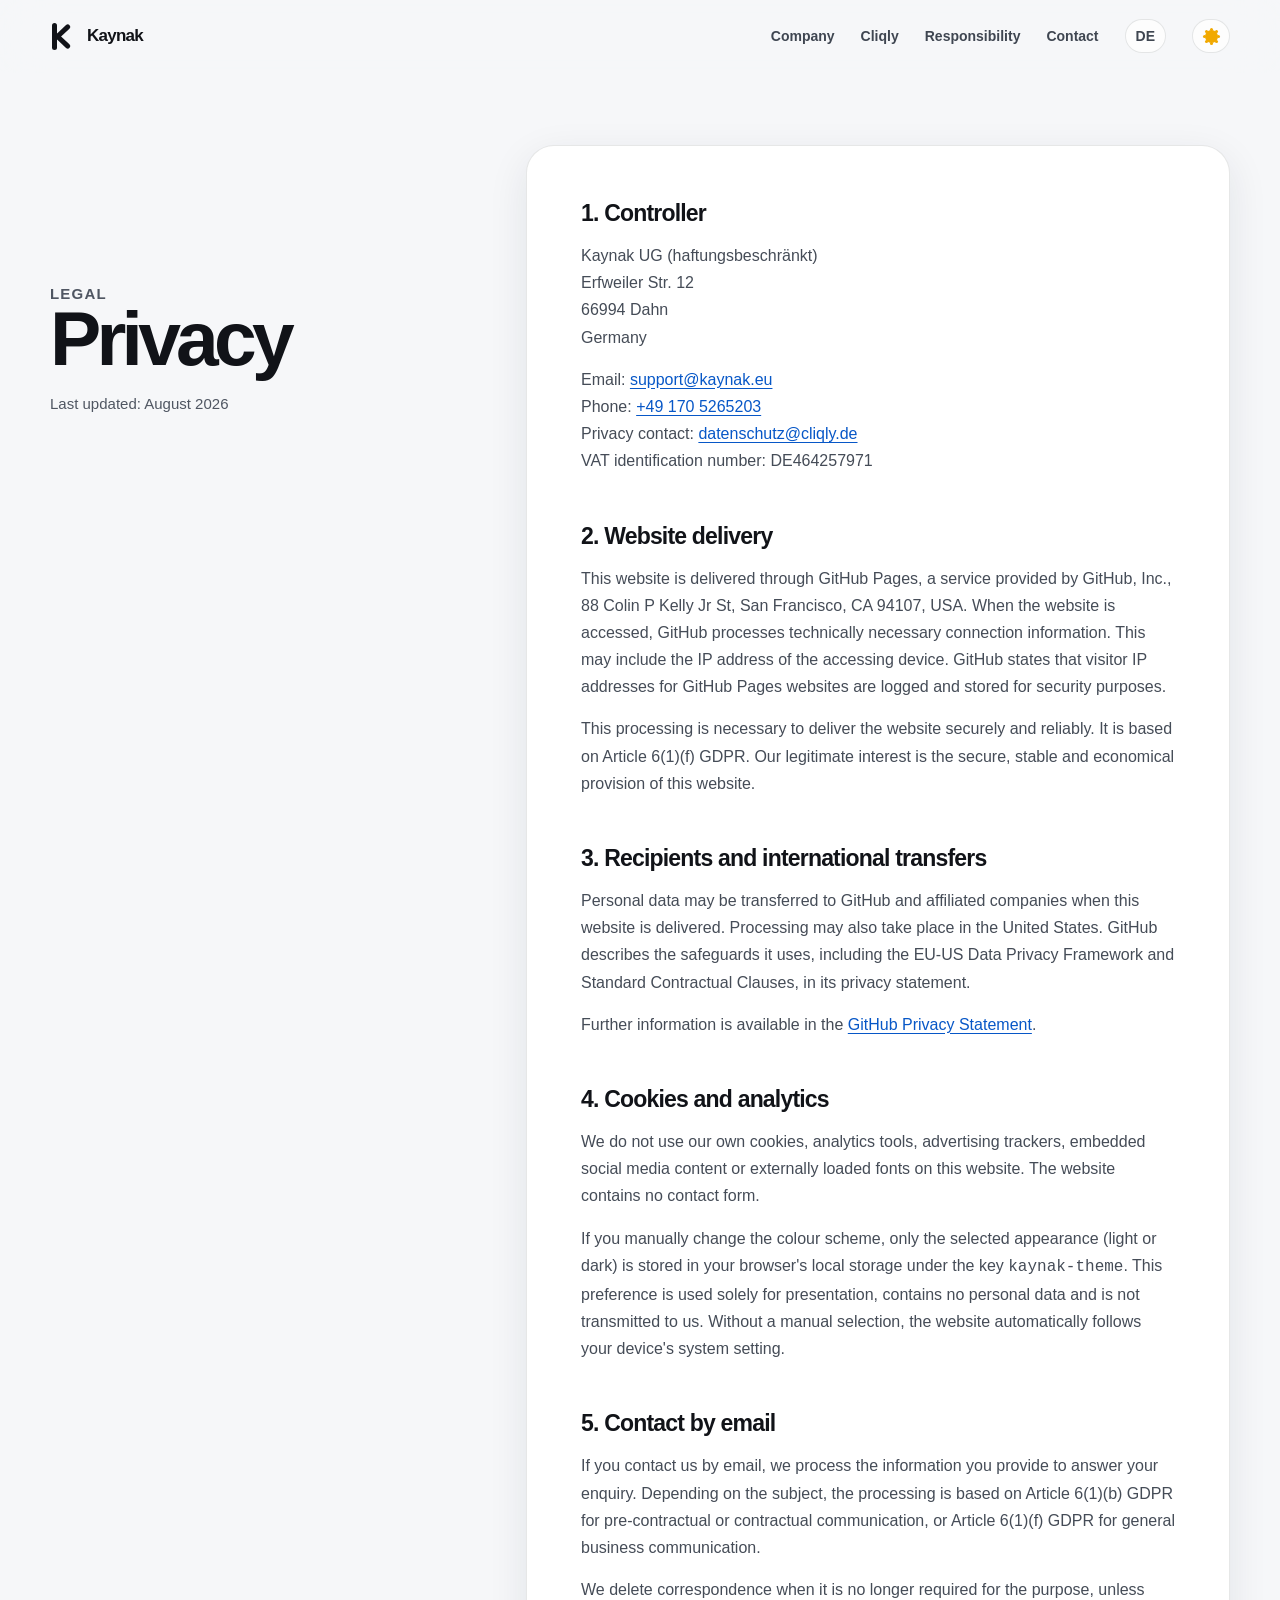
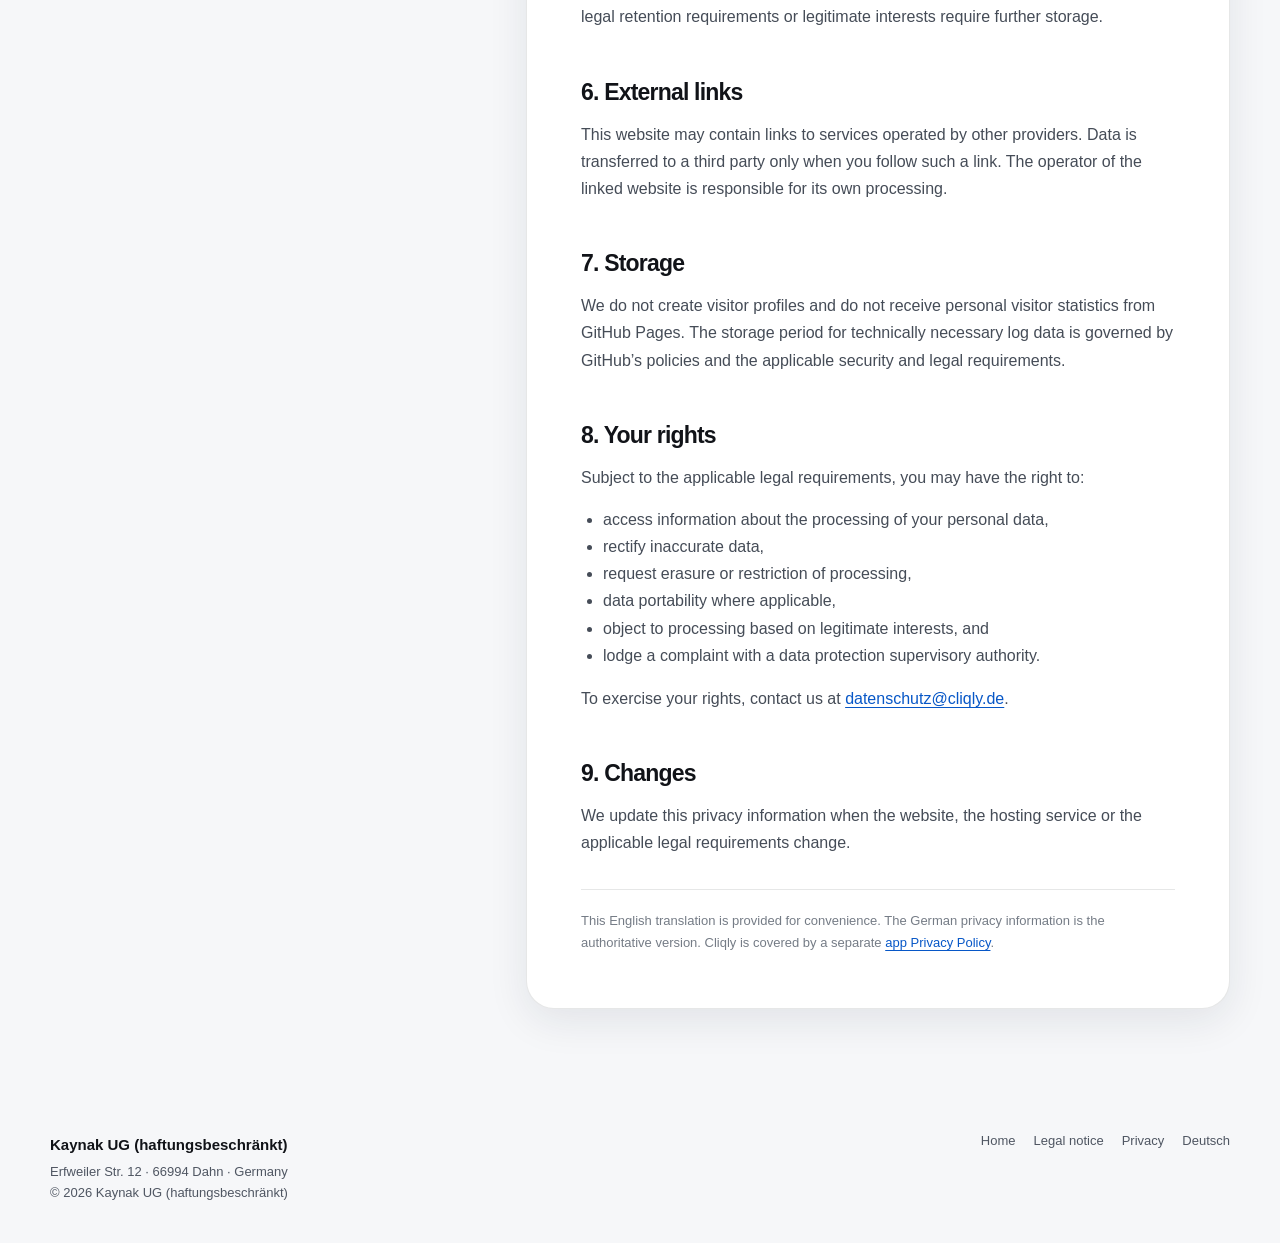
<file: en/privacy/index.html>
<!doctype html>
<html lang="en">
  <head>
    <meta charset="utf-8" />
    <meta name="viewport" content="width=device-width, initial-scale=1" />
    <title>Privacy – Kaynak UG (haftungsbeschränkt)</title>
    <meta
      name="description"
      content="Privacy information for the corporate website of Kaynak UG (haftungsbeschränkt)."
    />
    <meta name="theme-color" content="#f6f7f9" />
    <meta name="color-scheme" content="light dark" />
    <meta name="robots" content="index,follow" />
    <link rel="canonical" href="https://kaynak.eu/en/privacy/" />
    <link rel="alternate" hreflang="de" href="https://kaynak.eu/datenschutz/" />
    <link rel="alternate" hreflang="en" href="https://kaynak.eu/en/privacy/" />
    <link rel="icon" href="/assets/kaynak-mark.png" type="image/png" />
    <script src="/assets/theme-init.js"></script>
    <link rel="stylesheet" href="/assets/styles.css" />
  </head>
  <body>
    <a class="skip-link" href="#content">Skip to content</a>
    <header class="site-header">
      <nav class="nav-shell" aria-label="Main navigation">
        <a class="brand" href="/en/" aria-label="Kaynak UG (haftungsbeschränkt) home">
          <span class="brand-mark" aria-hidden="true"><span class="brand-stem"></span></span>
          <span>Kaynak</span>
        </a>
        <button
          class="menu-button"
          type="button"
          aria-label="Open navigation"
          aria-controls="site-navigation"
          aria-expanded="false"
        >
          <span class="menu-icon" aria-hidden="true"></span>
        </button>
        <div class="nav-links" id="site-navigation">
          <a href="/en/#company">Company</a>
          <a href="/en/#cliqly">Cliqly</a>
          <a href="/en/#responsibility">Responsibility</a>
          <a href="/en/#contact">Contact</a>
          <a class="language-link" href="/datenschutz/" lang="de" hreflang="de">DE</a>
        </div>
      </nav>
    </header>

    <main class="legal-main" id="content">
      <div class="shell legal-layout">
        <div class="legal-heading">
          <p class="section-kicker">Legal</p>
          <h1>Privacy</h1>
          <p>Last updated: August 2026</p>
        </div>
        <article class="legal-content">
          <h2>1. Controller</h2>
          <p>
            Kaynak UG (haftungsbeschränkt)<br />
            Erfweiler Str. 12<br />
            66994 Dahn<br />
            Germany
          </p>
          <p>
            Email:
            <a href="mailto:support@kaynak.eu">support@kaynak.eu</a><br />
            Phone:
            <a href="tel:+491705265203">+49 170 5265203</a><br />
            Privacy contact:
            <a href="mailto:datenschutz@cliqly.de">datenschutz@cliqly.de</a><br />
            VAT identification number: DE464257971
          </p>

          <h2>2. Website delivery</h2>
          <p>
            This website is delivered through GitHub Pages, a service provided by
            GitHub, Inc., 88 Colin P Kelly Jr St, San Francisco, CA 94107, USA. When the
            website is accessed, GitHub processes technically necessary connection
            information. This may include the IP address of the accessing device. GitHub
            states that visitor IP addresses for GitHub Pages websites are logged and
            stored for security purposes.
          </p>
          <p>
            This processing is necessary to deliver the website securely and reliably.
            It is based on Article 6(1)(f) GDPR. Our legitimate interest is the secure,
            stable and economical provision of this website.
          </p>

          <h2>3. Recipients and international transfers</h2>
          <p>
            Personal data may be transferred to GitHub and affiliated companies when
            this website is delivered. Processing may also take place in the United
            States. GitHub describes the safeguards it uses, including the EU-US Data
            Privacy Framework and Standard Contractual Clauses, in its privacy statement.
          </p>
          <p>
            Further information is available in the
            <a
              href="https://docs.github.com/en/site-policy/privacy-policies/github-general-privacy-statement"
              rel="noopener noreferrer"
              >GitHub Privacy Statement</a
            >.
          </p>

          <h2>4. Cookies and analytics</h2>
          <p>
            We do not use our own cookies, analytics tools, advertising trackers,
            embedded social media content or externally loaded fonts on this website.
            The website contains no contact form.
          </p>
          <p>
            If you manually change the colour scheme, only the selected appearance
            (light or dark) is stored in your browser's local storage under the key
            <code>kaynak-theme</code>. This preference is used solely for presentation,
            contains no personal data and is not transmitted to us. Without a manual
            selection, the website automatically follows your device's system setting.
          </p>

          <h2>5. Contact by email</h2>
          <p>
            If you contact us by email, we process the information you provide to answer
            your enquiry. Depending on the subject, the processing is based on Article
            6(1)(b) GDPR for pre-contractual or contractual communication, or Article
            6(1)(f) GDPR for general business communication.
          </p>
          <p>
            We delete correspondence when it is no longer required for the purpose,
            unless legal retention requirements or legitimate interests require further
            storage.
          </p>

          <h2>6. External links</h2>
          <p>
            This website may contain links to services operated by other providers. Data
            is transferred to a third party only when you follow such a link. The
            operator of the linked website is responsible for its own processing.
          </p>

          <h2>7. Storage</h2>
          <p>
            We do not create visitor profiles and do not receive personal visitor
            statistics from GitHub Pages. The storage period for technically necessary
            log data is governed by GitHub’s policies and the applicable security and
            legal requirements.
          </p>

          <h2>8. Your rights</h2>
          <p>Subject to the applicable legal requirements, you may have the right to:</p>
          <ul>
            <li>access information about the processing of your personal data,</li>
            <li>rectify inaccurate data,</li>
            <li>request erasure or restriction of processing,</li>
            <li>data portability where applicable,</li>
            <li>object to processing based on legitimate interests, and</li>
            <li>lodge a complaint with a data protection supervisory authority.</li>
          </ul>
          <p>
            To exercise your rights, contact us at
            <a href="mailto:datenschutz@cliqly.de">datenschutz@cliqly.de</a>.
          </p>

          <h2>9. Changes</h2>
          <p>
            We update this privacy information when the website, the hosting service or
            the applicable legal requirements change.
          </p>

          <p class="legal-note">
            This English translation is provided for convenience. The German privacy
            information is the authoritative version. Cliqly is covered by a separate
            <a href="/en/cliqly/privacy/">app Privacy Policy</a>.
          </p>
        </article>
      </div>
    </main>

    <footer class="site-footer">
      <div class="shell footer-grid">
        <div class="footer-company">
          <strong>Kaynak UG (haftungsbeschränkt)</strong>
          Erfweiler Str. 12 · 66994 Dahn · Germany<br />
          © <span data-current-year>2026</span> Kaynak UG (haftungsbeschränkt)
        </div>
        <div class="footer-links">
          <a href="/en/">Home</a>
          <a href="/en/legal-notice/">Legal notice</a>
          <a href="/en/privacy/" aria-current="page">Privacy</a>
          <a href="/datenschutz/" lang="de">Deutsch</a>
        </div>
      </div>
    </footer>
    <script src="/assets/site.js" defer></script>
  </body>
</html>
</file>
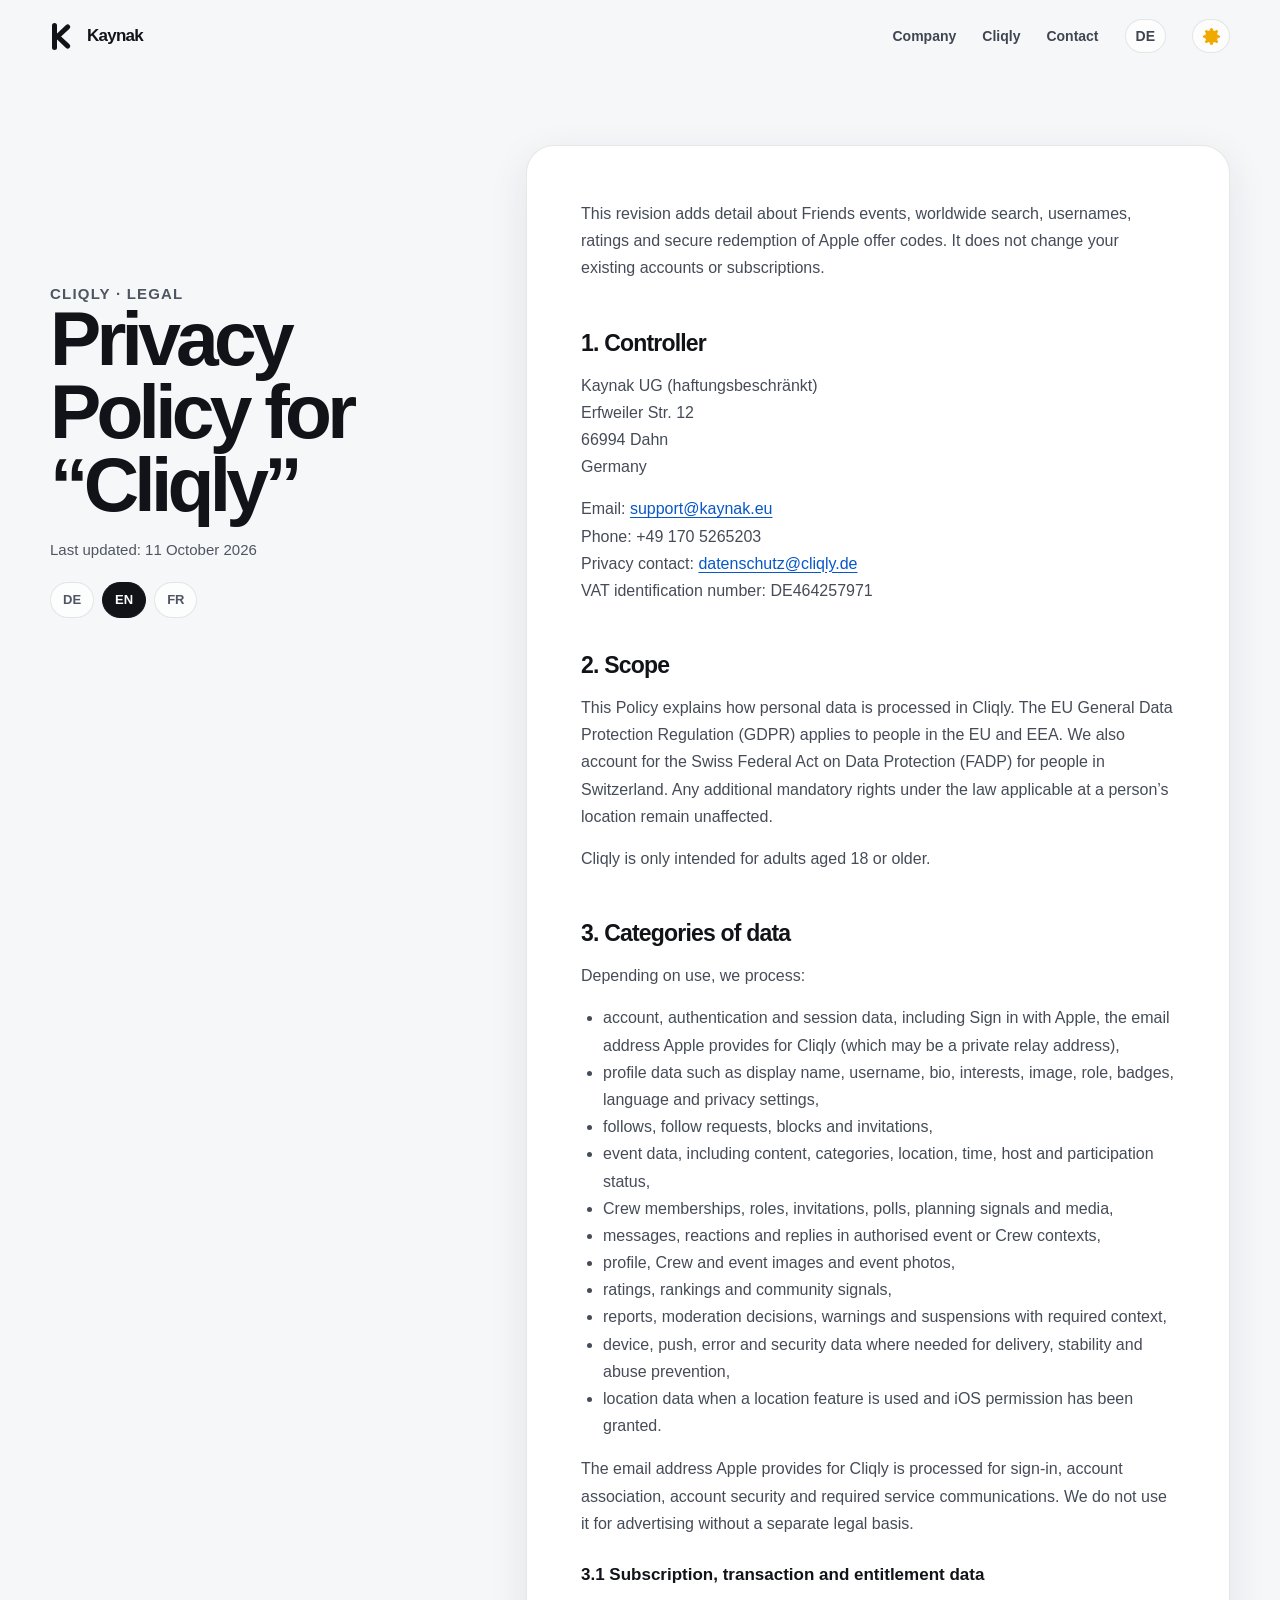
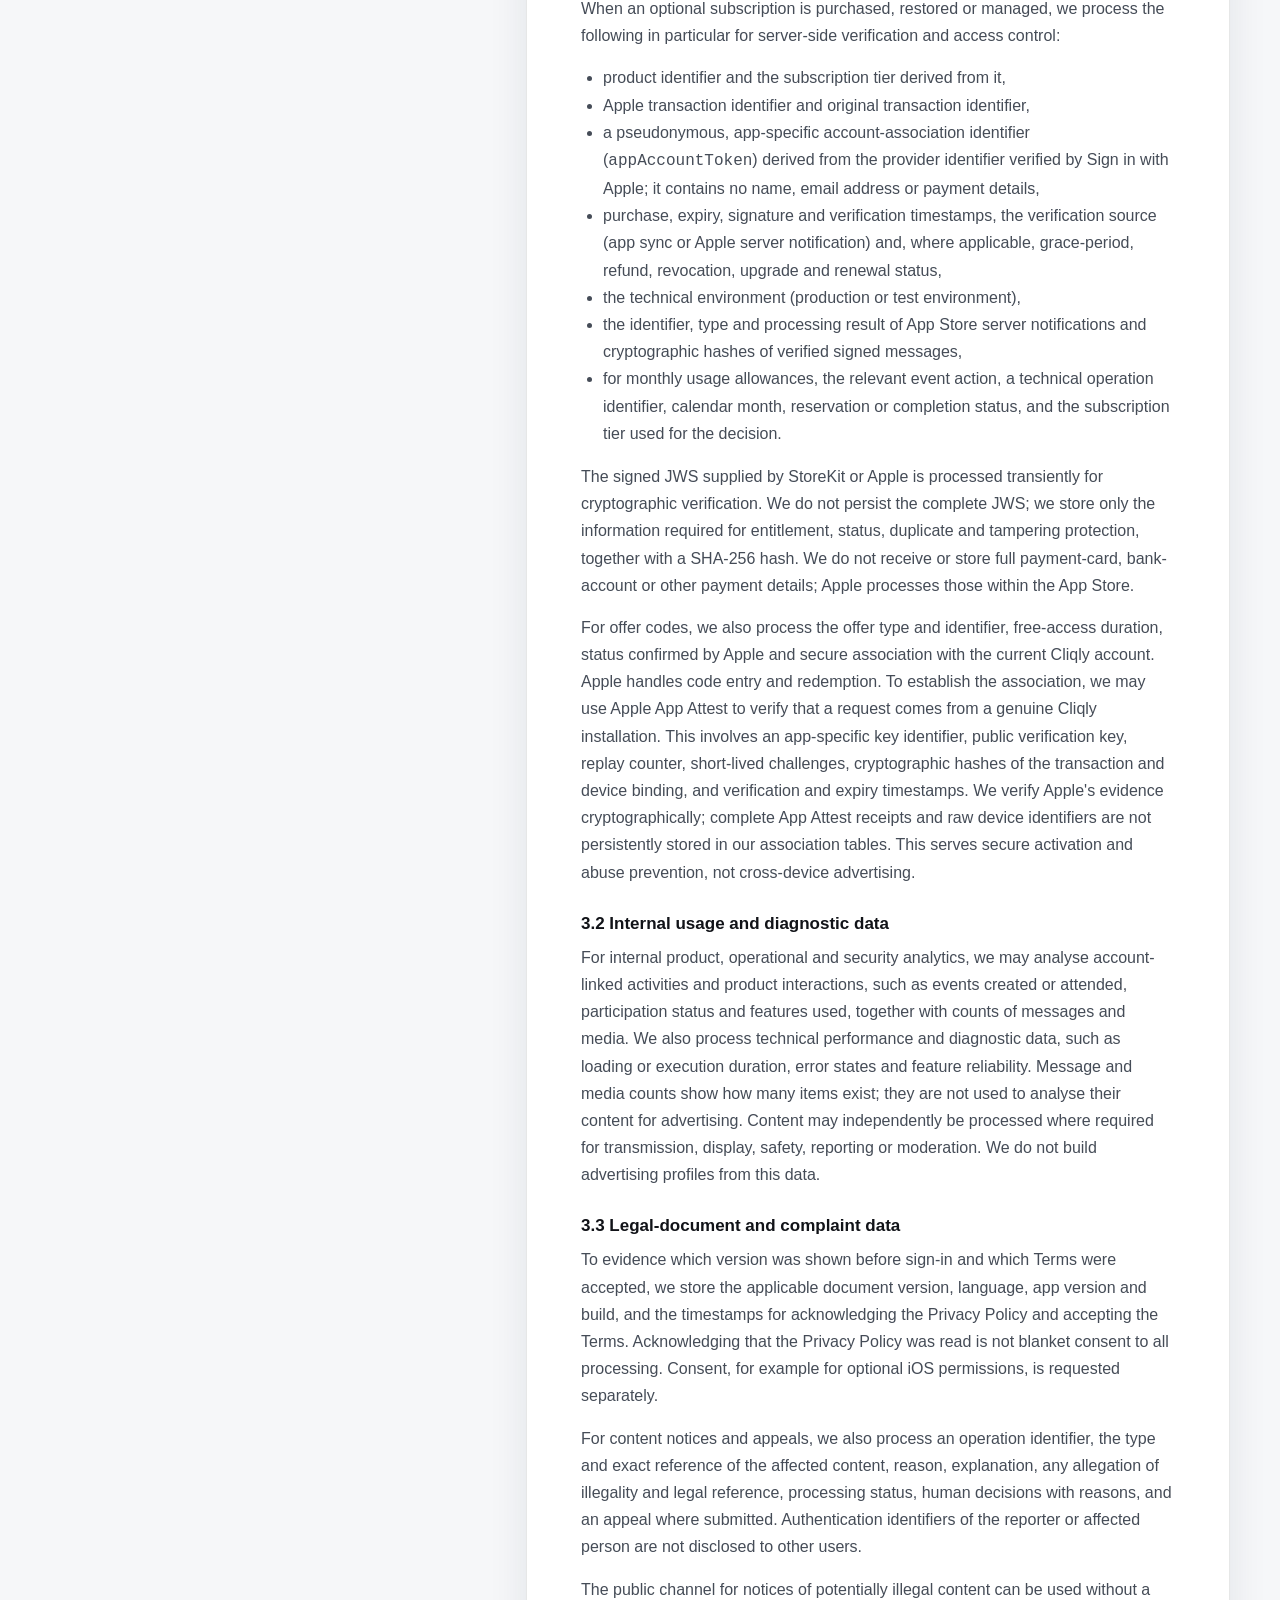
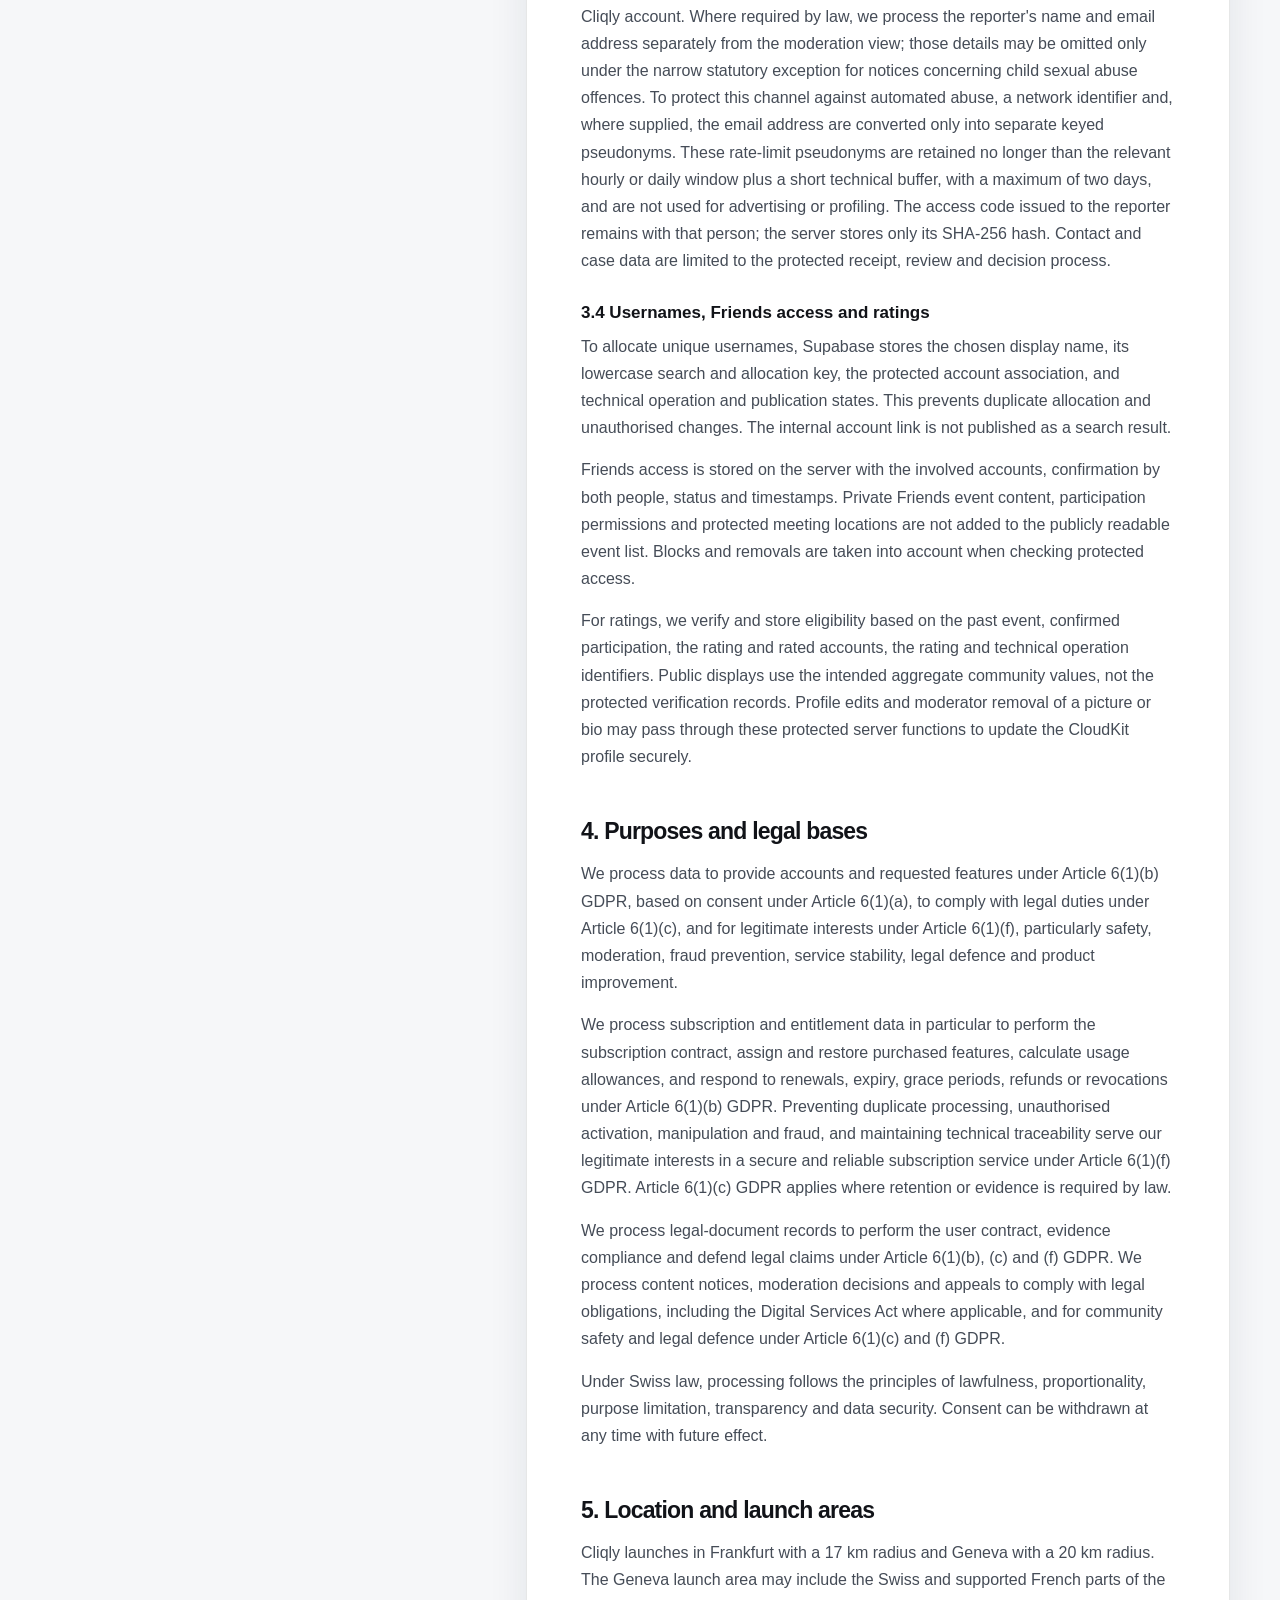
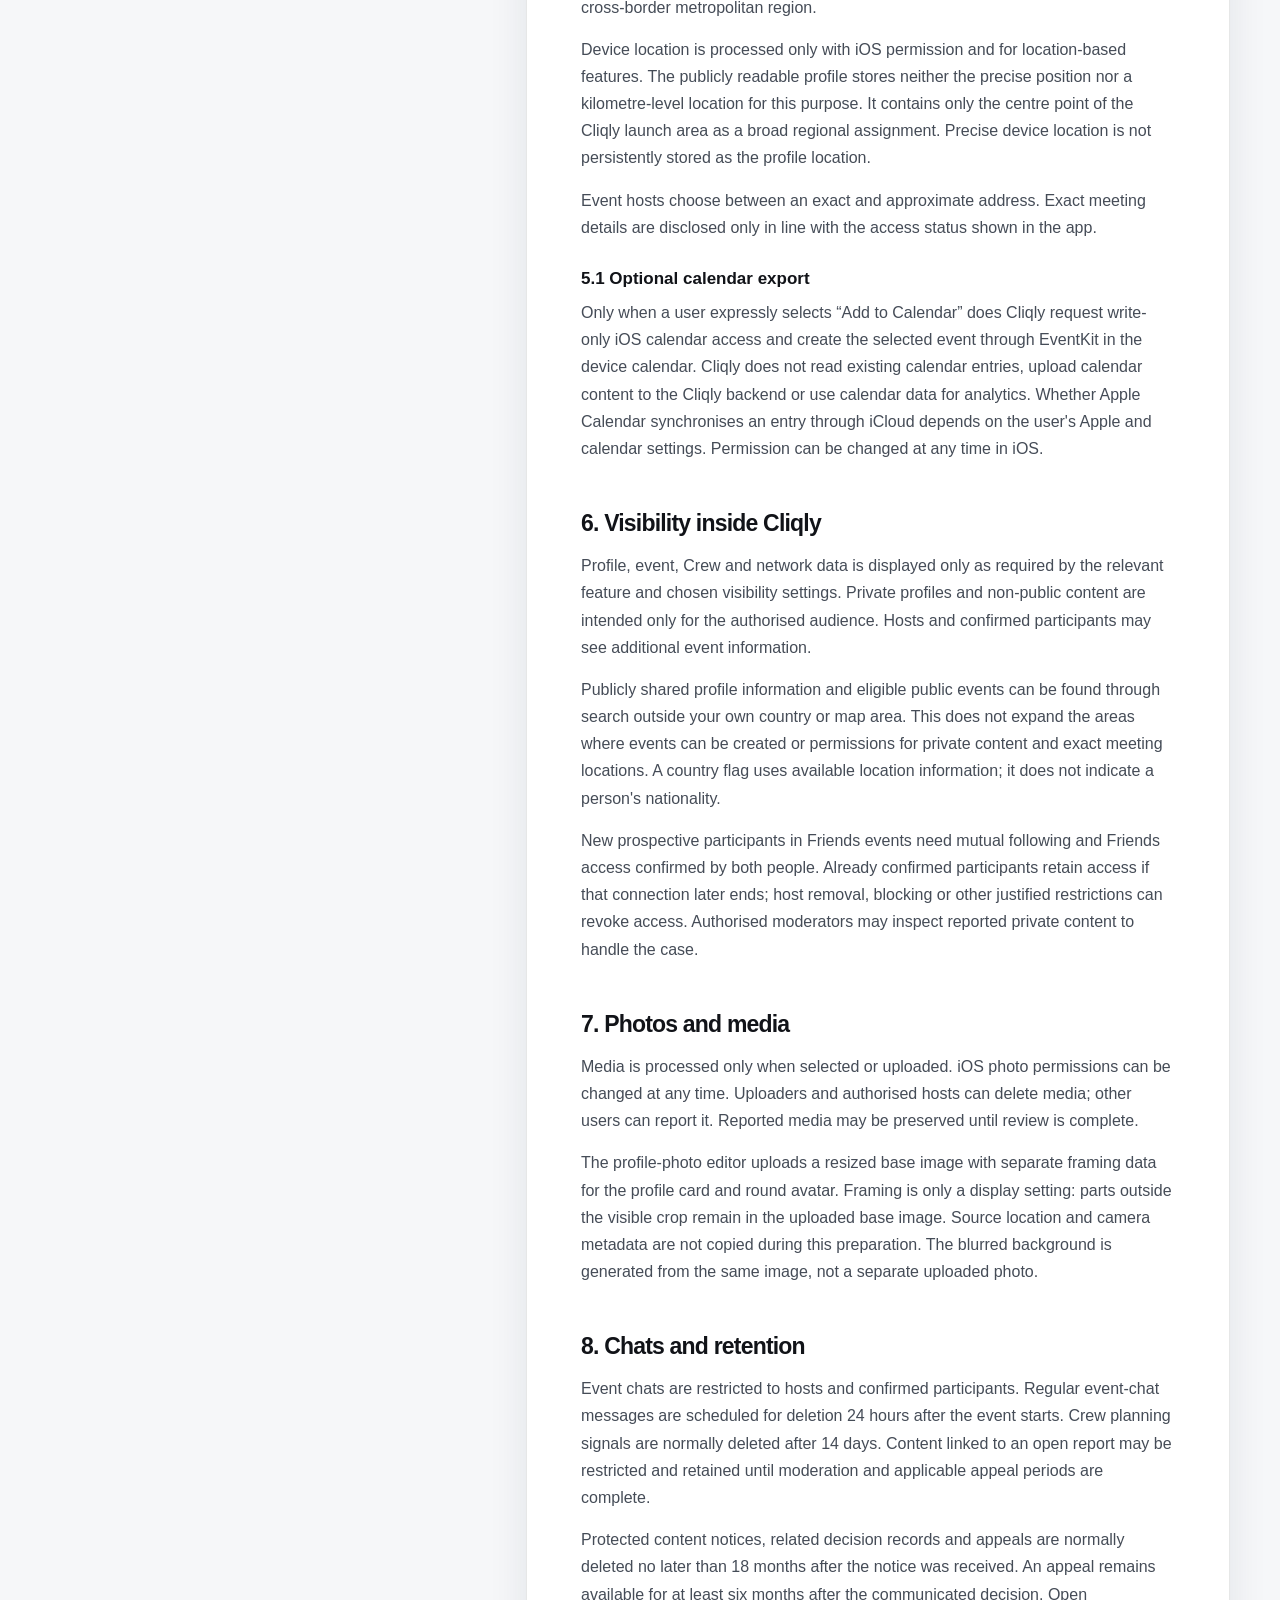
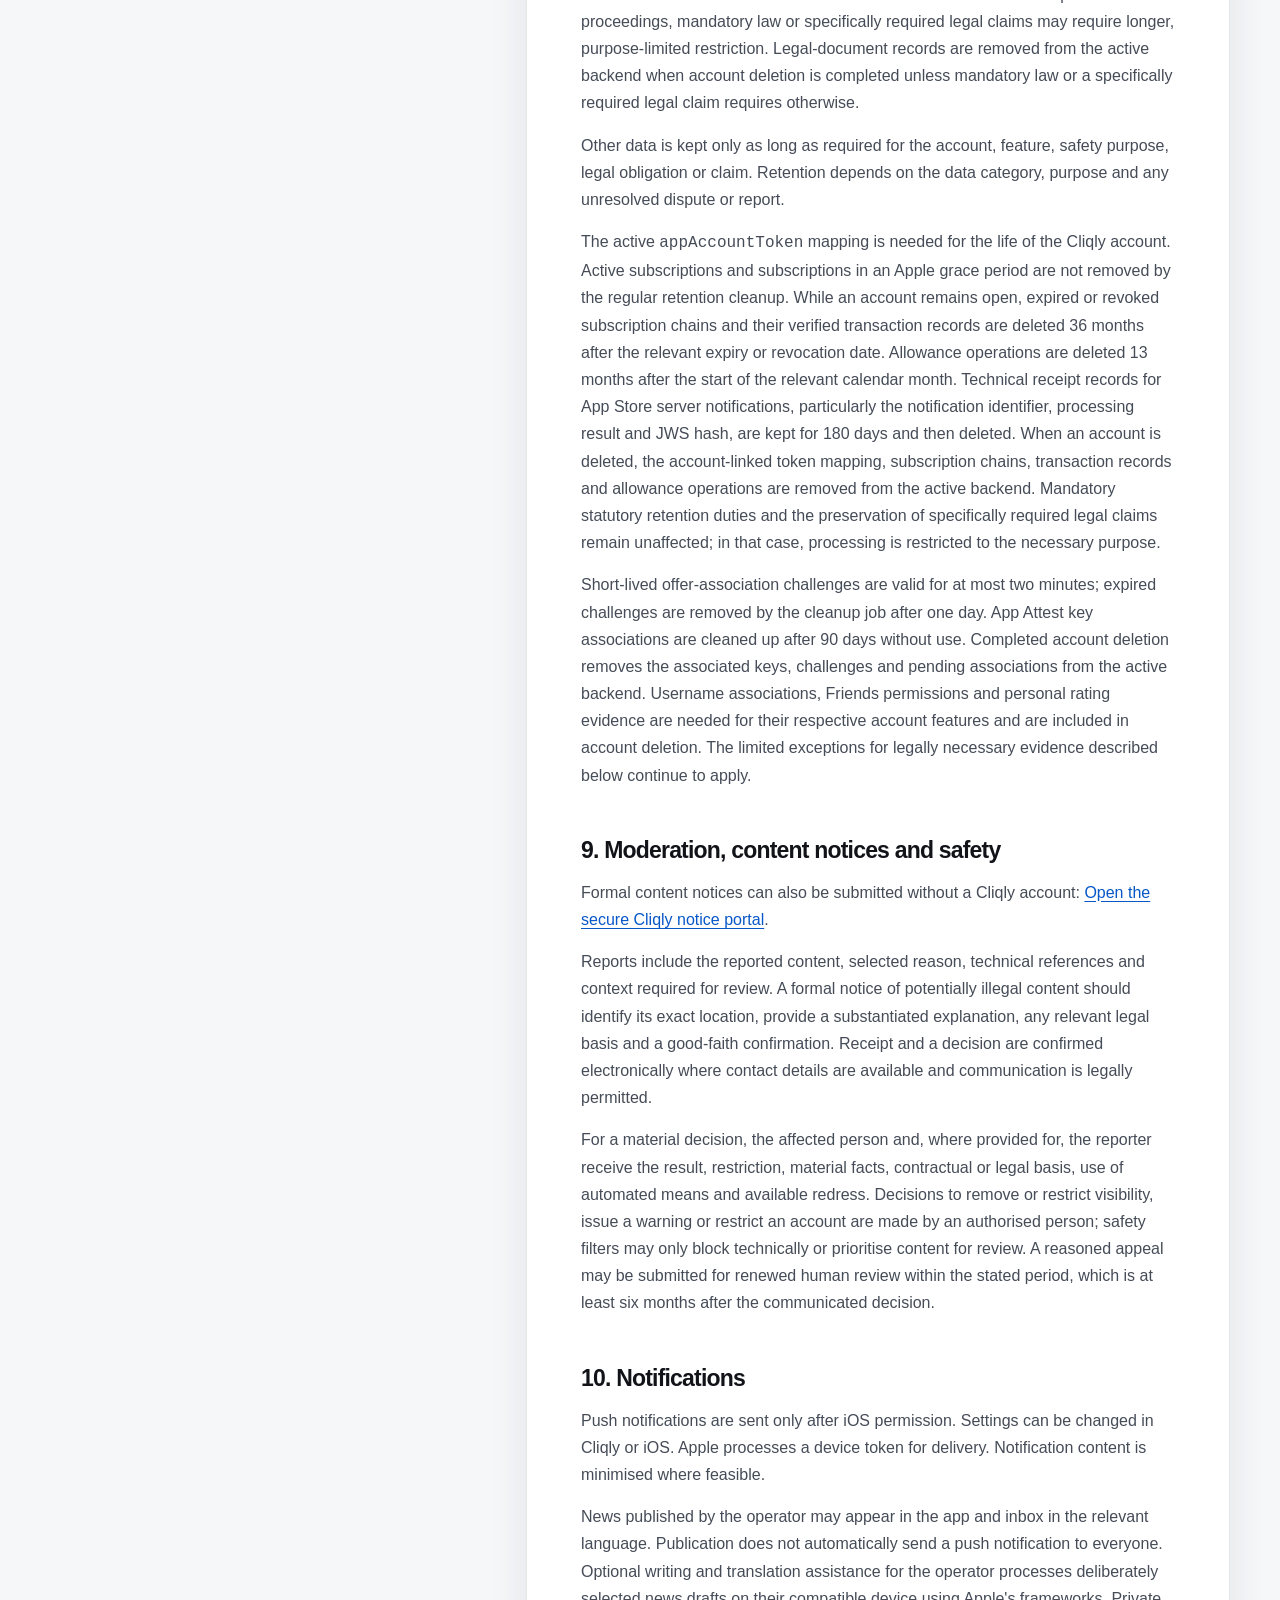
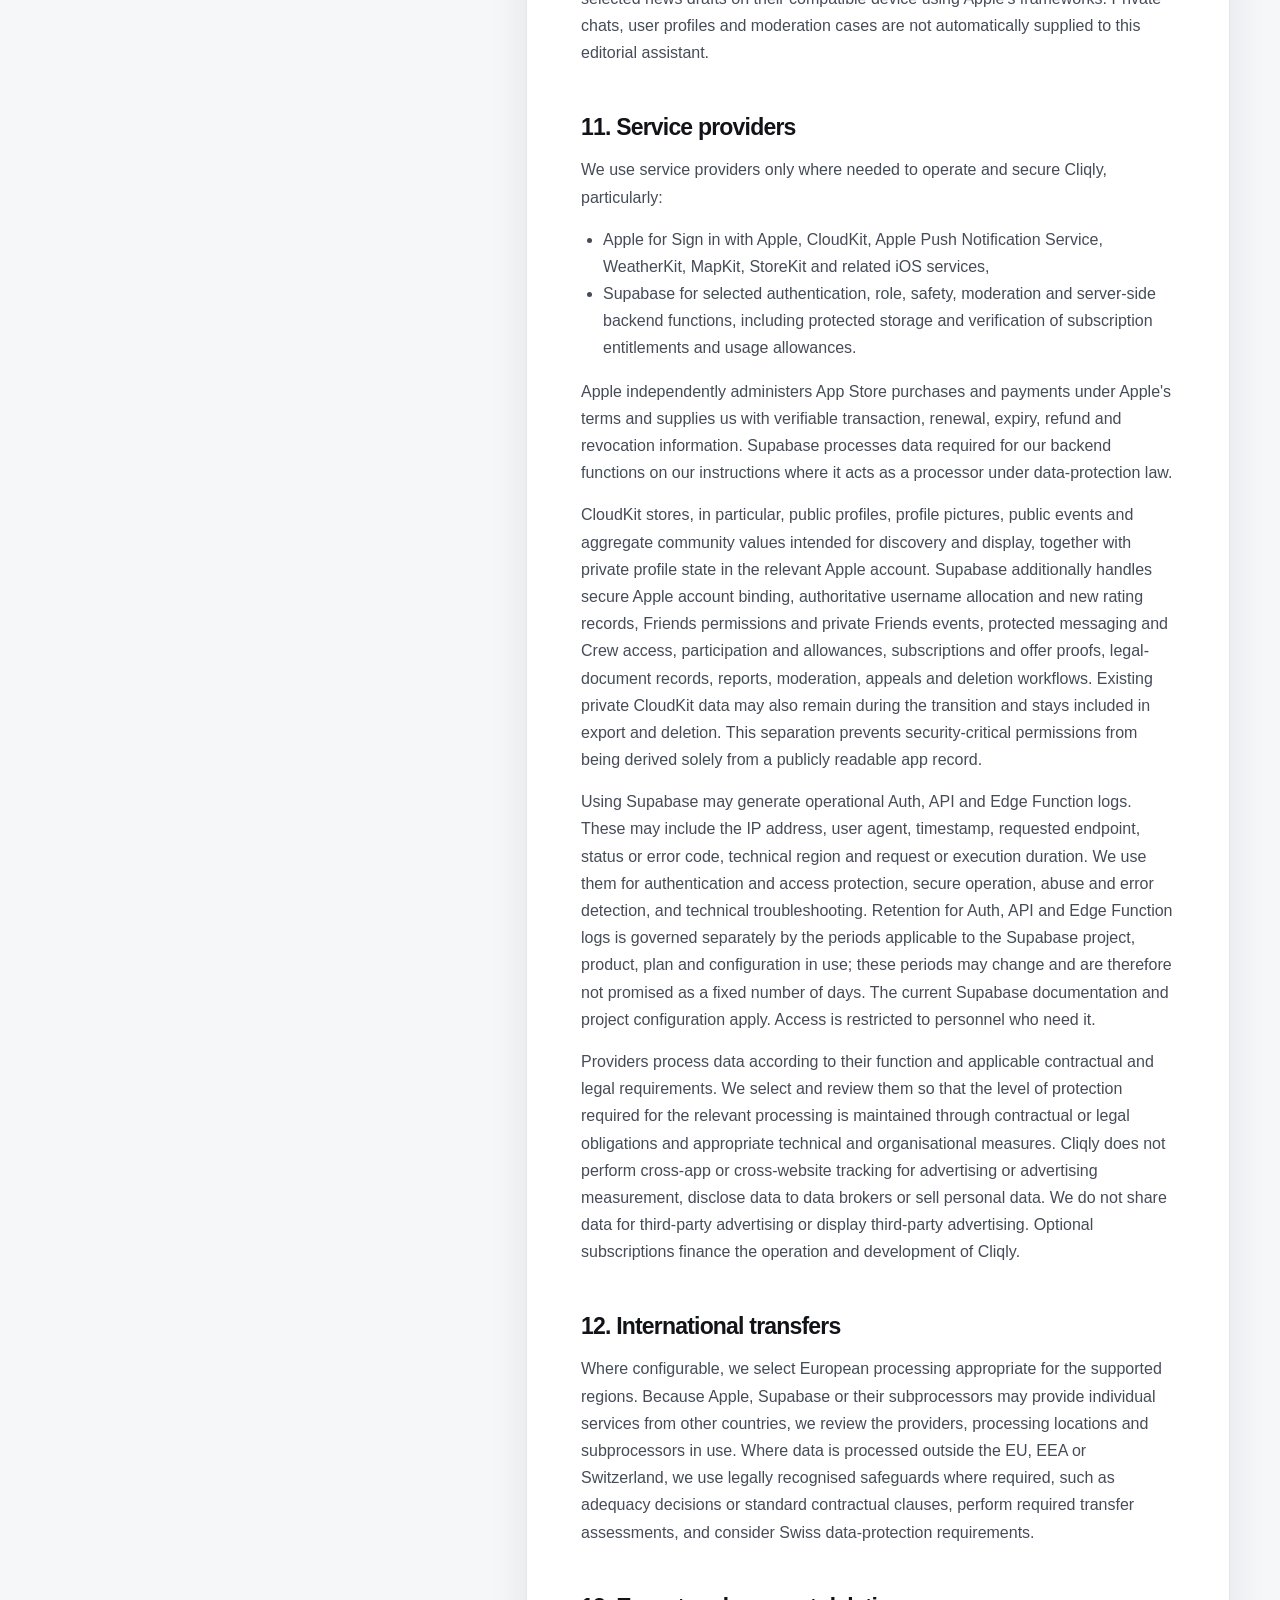
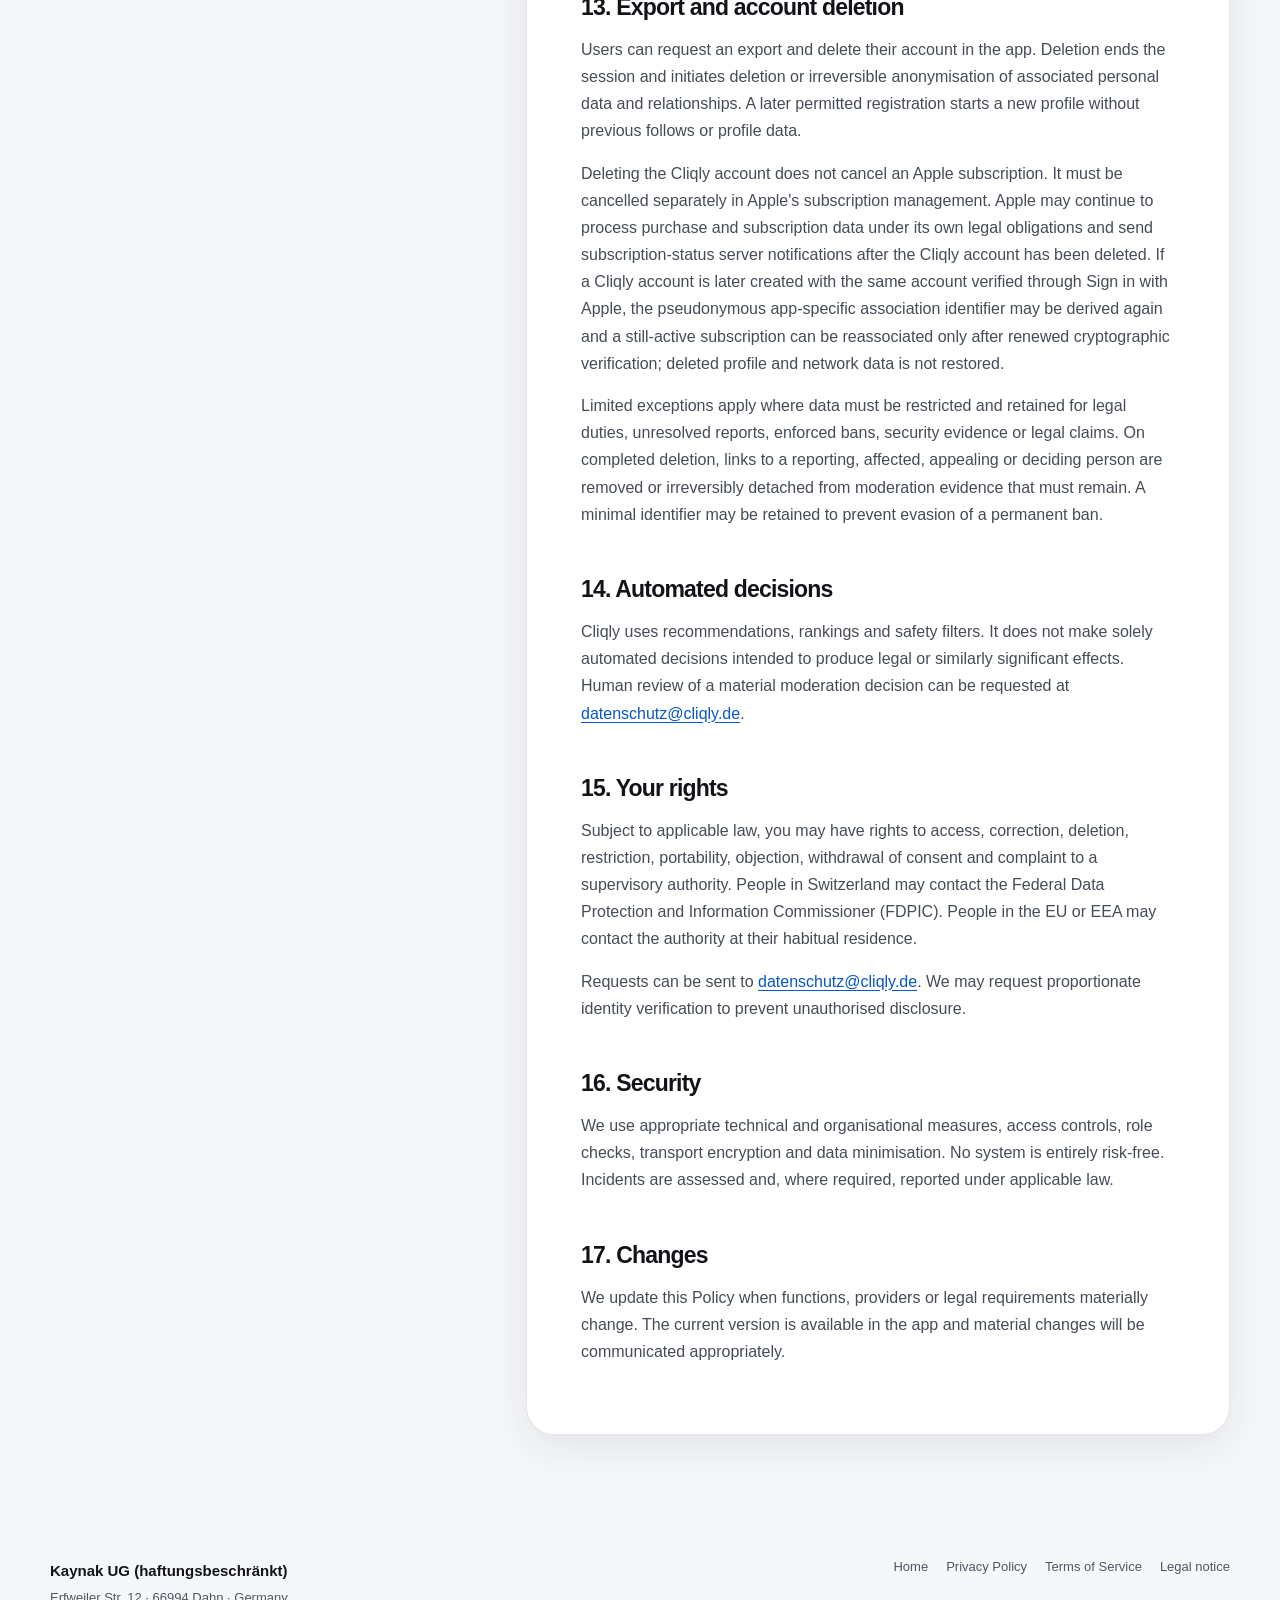
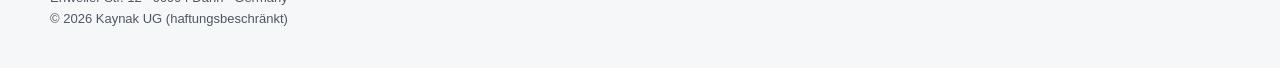
<file: en/cliqly/privacy/index.html>
<!doctype html>
<html lang="en">
  <head>
    <meta charset="utf-8" />
    <meta name="viewport" content="width=device-width, initial-scale=1" />
    <title>Privacy Policy for “Cliqly” – Kaynak UG (haftungsbeschränkt)</title>
    <meta name="description" content="Privacy Policy for the Cliqly mobile app by Kaynak UG (haftungsbeschränkt)." />
    <meta name="theme-color" content="#f6f7f9" />
    <meta name="color-scheme" content="light dark" />
    <meta name="robots" content="index,follow" />
    <link rel="canonical" href="https://kaynak.eu/en/cliqly/privacy/" />
    <link rel="alternate" hreflang="de" href="https://kaynak.eu/cliqly/datenschutz/" />
    <link rel="alternate" hreflang="en" href="https://kaynak.eu/en/cliqly/privacy/" />
    <link rel="alternate" hreflang="fr" href="https://kaynak.eu/fr/cliqly/confidentialite/" />
    <link rel="icon" href="/assets/kaynak-mark.png" type="image/png" />
    <script src="/assets/theme-init.js"></script>
    <link rel="stylesheet" href="/assets/styles.css" />
    <meta property="og:type" content="website" />
    <meta property="og:locale" content="en_GB" />
    <meta property="og:site_name" content="Kaynak UG (haftungsbeschränkt)" />
    <meta property="og:title" content="Privacy Policy for “Cliqly” – Kaynak UG (haftungsbeschränkt)" />
    <meta property="og:description" content="Privacy Policy for the Cliqly mobile app by Kaynak UG (haftungsbeschränkt)." />
    <meta property="og:url" content="https://kaynak.eu/en/cliqly/privacy/" />
  </head>
  <body>
    <a class="skip-link" href="#content">Skip to content</a>
    <header class="site-header">
      <nav class="nav-shell" aria-label="Main navigation">
        <a class="brand" href="/en/" aria-label="Kaynak UG (haftungsbeschränkt) home">
          <span class="brand-mark" aria-hidden="true"><span class="brand-stem"></span></span>
          <span>Kaynak</span>
        </a>
        <button
          class="menu-button"
          type="button"
          aria-label="Open navigation"
          aria-controls="site-navigation"
          aria-expanded="false"
        >
          <span class="menu-icon" aria-hidden="true"></span>
        </button>
        <div class="nav-links" id="site-navigation">
          <a href="/en/#company">Company</a>
          <a href="/en/#cliqly">Cliqly</a>
          <a href="/en/#contact">Contact</a>
          <a
            class="language-link"
            href="/cliqly/datenschutz/"
            lang="de"
            hreflang="de"
          >DE</a>
        </div>
      </nav>
    </header>

    <main class="legal-main" id="content">
      <div class="shell legal-layout">
        <div class="legal-heading">
          <p class="section-kicker">Cliqly · Legal</p>
          <h1>Privacy Policy for “Cliqly”</h1>
          <p>Last updated: 11 October 2026</p>
          <nav class="legal-language-switcher" aria-label="Language">
              <a href="/cliqly/datenschutz/" lang="de" hreflang="de">DE</a>
              <a href="/en/cliqly/privacy/" lang="en" hreflang="en" aria-current="page">EN</a>
              <a href="/fr/cliqly/confidentialite/" lang="fr" hreflang="fr">FR</a>
          </nav>
        </div>
        <article class="legal-content">
<!-- Source: Cliqly/Legal/Privacy_Cliqly_EN.md; SHA-256: da923b8e3c1dec7a1c7d32acb9953d374323d6a12d6aae0cdcb165e49684efea -->
<p>This revision adds detail about Friends events, worldwide search, usernames, ratings and secure redemption of Apple offer codes. It does not change your existing accounts or subscriptions.</p>
<h2>1. Controller</h2>
<p>Kaynak UG (haftungsbeschränkt)<br />Erfweiler Str. 12<br />66994 Dahn<br />Germany</p>
<p>Email: <a href="mailto:support@kaynak.eu">support@kaynak.eu</a><br />Phone: +49 170 5265203<br />Privacy contact: <a href="mailto:datenschutz@cliqly.de">datenschutz@cliqly.de</a><br />VAT identification number: DE464257971</p>
<h2>2. Scope</h2>
<p>This Policy explains how personal data is processed in Cliqly. The EU General Data Protection Regulation (GDPR) applies to people in the EU and EEA. We also account for the Swiss Federal Act on Data Protection (FADP) for people in Switzerland. Any additional mandatory rights under the law applicable at a person’s location remain unaffected.</p>
<p>Cliqly is only intended for adults aged 18 or older.</p>
<h2>3. Categories of data</h2>
<p>Depending on use, we process:</p>
<ul>
<li>account, authentication and session data, including Sign in with Apple, the email address Apple provides for Cliqly (which may be a private relay address),</li>
<li>profile data such as display name, username, bio, interests, image, role, badges, language and privacy settings,</li>
<li>follows, follow requests, blocks and invitations,</li>
<li>event data, including content, categories, location, time, host and participation status,</li>
<li>Crew memberships, roles, invitations, polls, planning signals and media,</li>
<li>messages, reactions and replies in authorised event or Crew contexts,</li>
<li>profile, Crew and event images and event photos,</li>
<li>ratings, rankings and community signals,</li>
<li>reports, moderation decisions, warnings and suspensions with required context,</li>
<li>device, push, error and security data where needed for delivery, stability and abuse prevention,</li>
<li>location data when a location feature is used and iOS permission has been granted.</li>
</ul>
<p>The email address Apple provides for Cliqly is processed for sign-in, account association, account security and required service communications. We do not use it for advertising without a separate legal basis.</p>
<h3>3.1 Subscription, transaction and entitlement data</h3>
<p>When an optional subscription is purchased, restored or managed, we process the following in particular for server-side verification and access control:</p>
<ul>
<li>product identifier and the subscription tier derived from it,</li>
<li>Apple transaction identifier and original transaction identifier,</li>
<li>a pseudonymous, app-specific account-association identifier (<code>appAccountToken</code>) derived from the provider identifier verified by Sign in with Apple; it contains no name, email address or payment details,</li>
<li>purchase, expiry, signature and verification timestamps, the verification source (app sync or Apple server notification) and, where applicable, grace-period, refund, revocation, upgrade and renewal status,</li>
<li>the technical environment (production or test environment),</li>
<li>the identifier, type and processing result of App Store server notifications and cryptographic hashes of verified signed messages,</li>
<li>for monthly usage allowances, the relevant event action, a technical operation identifier, calendar month, reservation or completion status, and the subscription tier used for the decision.</li>
</ul>
<p>The signed JWS supplied by StoreKit or Apple is processed transiently for cryptographic verification. We do not persist the complete JWS; we store only the information required for entitlement, status, duplicate and tampering protection, together with a SHA-256 hash. We do not receive or store full payment-card, bank-account or other payment details; Apple processes those within the App Store.</p>
<p>For offer codes, we also process the offer type and identifier, free-access duration, status confirmed by Apple and secure association with the current Cliqly account. Apple handles code entry and redemption. To establish the association, we may use Apple App Attest to verify that a request comes from a genuine Cliqly installation. This involves an app-specific key identifier, public verification key, replay counter, short-lived challenges, cryptographic hashes of the transaction and device binding, and verification and expiry timestamps. We verify Apple&#39;s evidence cryptographically; complete App Attest receipts and raw device identifiers are not persistently stored in our association tables. This serves secure activation and abuse prevention, not cross-device advertising.</p>
<h3>3.2 Internal usage and diagnostic data</h3>
<p>For internal product, operational and security analytics, we may analyse account-linked activities and product interactions, such as events created or attended, participation status and features used, together with counts of messages and media. We also process technical performance and diagnostic data, such as loading or execution duration, error states and feature reliability. Message and media counts show how many items exist; they are not used to analyse their content for advertising. Content may independently be processed where required for transmission, display, safety, reporting or moderation. We do not build advertising profiles from this data.</p>
<h3>3.3 Legal-document and complaint data</h3>
<p>To evidence which version was shown before sign-in and which Terms were accepted, we store the applicable document version, language, app version and build, and the timestamps for acknowledging the Privacy Policy and accepting the Terms. Acknowledging that the Privacy Policy was read is not blanket consent to all processing. Consent, for example for optional iOS permissions, is requested separately.</p>
<p>For content notices and appeals, we also process an operation identifier, the type and exact reference of the affected content, reason, explanation, any allegation of illegality and legal reference, processing status, human decisions with reasons, and an appeal where submitted. Authentication identifiers of the reporter or affected person are not disclosed to other users.</p>
<p>The public channel for notices of potentially illegal content can be used without a Cliqly account. Where required by law, we process the reporter&#39;s name and email address separately from the moderation view; those details may be omitted only under the narrow statutory exception for notices concerning child sexual abuse offences. To protect this channel against automated abuse, a network identifier and, where supplied, the email address are converted only into separate keyed pseudonyms. These rate-limit pseudonyms are retained no longer than the relevant hourly or daily window plus a short technical buffer, with a maximum of two days, and are not used for advertising or profiling. The access code issued to the reporter remains with that person; the server stores only its SHA-256 hash. Contact and case data are limited to the protected receipt, review and decision process.</p>
<h3>3.4 Usernames, Friends access and ratings</h3>
<p>To allocate unique usernames, Supabase stores the chosen display name, its lowercase search and allocation key, the protected account association, and technical operation and publication states. This prevents duplicate allocation and unauthorised changes. The internal account link is not published as a search result.</p>
<p>Friends access is stored on the server with the involved accounts, confirmation by both people, status and timestamps. Private Friends event content, participation permissions and protected meeting locations are not added to the publicly readable event list. Blocks and removals are taken into account when checking protected access.</p>
<p>For ratings, we verify and store eligibility based on the past event, confirmed participation, the rating and rated accounts, the rating and technical operation identifiers. Public displays use the intended aggregate community values, not the protected verification records. Profile edits and moderator removal of a picture or bio may pass through these protected server functions to update the CloudKit profile securely.</p>
<h2>4. Purposes and legal bases</h2>
<p>We process data to provide accounts and requested features under Article 6(1)(b) GDPR, based on consent under Article 6(1)(a), to comply with legal duties under Article 6(1)(c), and for legitimate interests under Article 6(1)(f), particularly safety, moderation, fraud prevention, service stability, legal defence and product improvement.</p>
<p>We process subscription and entitlement data in particular to perform the subscription contract, assign and restore purchased features, calculate usage allowances, and respond to renewals, expiry, grace periods, refunds or revocations under Article 6(1)(b) GDPR. Preventing duplicate processing, unauthorised activation, manipulation and fraud, and maintaining technical traceability serve our legitimate interests in a secure and reliable subscription service under Article 6(1)(f) GDPR. Article 6(1)(c) GDPR applies where retention or evidence is required by law.</p>
<p>We process legal-document records to perform the user contract, evidence compliance and defend legal claims under Article 6(1)(b), (c) and (f) GDPR. We process content notices, moderation decisions and appeals to comply with legal obligations, including the Digital Services Act where applicable, and for community safety and legal defence under Article 6(1)(c) and (f) GDPR.</p>
<p>Under Swiss law, processing follows the principles of lawfulness, proportionality, purpose limitation, transparency and data security. Consent can be withdrawn at any time with future effect.</p>
<h2>5. Location and launch areas</h2>
<p>Cliqly launches in Frankfurt with a 17 km radius and Geneva with a 20 km radius. The Geneva launch area may include the Swiss and supported French parts of the cross-border metropolitan region.</p>
<p>Device location is processed only with iOS permission and for location-based features. The publicly readable profile stores neither the precise position nor a kilometre-level location for this purpose. It contains only the centre point of the Cliqly launch area as a broad regional assignment. Precise device location is not persistently stored as the profile location.</p>
<p>Event hosts choose between an exact and approximate address. Exact meeting details are disclosed only in line with the access status shown in the app.</p>
<h3>5.1 Optional calendar export</h3>
<p>Only when a user expressly selects “Add to Calendar” does Cliqly request write-only iOS calendar access and create the selected event through EventKit in the device calendar. Cliqly does not read existing calendar entries, upload calendar content to the Cliqly backend or use calendar data for analytics. Whether Apple Calendar synchronises an entry through iCloud depends on the user&#39;s Apple and calendar settings. Permission can be changed at any time in iOS.</p>
<h2>6. Visibility inside Cliqly</h2>
<p>Profile, event, Crew and network data is displayed only as required by the relevant feature and chosen visibility settings. Private profiles and non-public content are intended only for the authorised audience. Hosts and confirmed participants may see additional event information.</p>
<p>Publicly shared profile information and eligible public events can be found through search outside your own country or map area. This does not expand the areas where events can be created or permissions for private content and exact meeting locations. A country flag uses available location information; it does not indicate a person&#39;s nationality.</p>
<p>New prospective participants in Friends events need mutual following and Friends access confirmed by both people. Already confirmed participants retain access if that connection later ends; host removal, blocking or other justified restrictions can revoke access. Authorised moderators may inspect reported private content to handle the case.</p>
<h2>7. Photos and media</h2>
<p>Media is processed only when selected or uploaded. iOS photo permissions can be changed at any time. Uploaders and authorised hosts can delete media; other users can report it. Reported media may be preserved until review is complete.</p>
<p>The profile-photo editor uploads a resized base image with separate framing data for the profile card and round avatar. Framing is only a display setting: parts outside the visible crop remain in the uploaded base image. Source location and camera metadata are not copied during this preparation. The blurred background is generated from the same image, not a separate uploaded photo.</p>
<h2>8. Chats and retention</h2>
<p>Event chats are restricted to hosts and confirmed participants. Regular event-chat messages are scheduled for deletion 24 hours after the event starts. Crew planning signals are normally deleted after 14 days. Content linked to an open report may be restricted and retained until moderation and applicable appeal periods are complete.</p>
<p>Protected content notices, related decision records and appeals are normally deleted no later than 18 months after the notice was received. An appeal remains available for at least six months after the communicated decision. Open proceedings, mandatory law or specifically required legal claims may require longer, purpose-limited restriction. Legal-document records are removed from the active backend when account deletion is completed unless mandatory law or a specifically required legal claim requires otherwise.</p>
<p>Other data is kept only as long as required for the account, feature, safety purpose, legal obligation or claim. Retention depends on the data category, purpose and any unresolved dispute or report.</p>
<p>The active <code>appAccountToken</code> mapping is needed for the life of the Cliqly account. Active subscriptions and subscriptions in an Apple grace period are not removed by the regular retention cleanup. While an account remains open, expired or revoked subscription chains and their verified transaction records are deleted 36 months after the relevant expiry or revocation date. Allowance operations are deleted 13 months after the start of the relevant calendar month. Technical receipt records for App Store server notifications, particularly the notification identifier, processing result and JWS hash, are kept for 180 days and then deleted. When an account is deleted, the account-linked token mapping, subscription chains, transaction records and allowance operations are removed from the active backend. Mandatory statutory retention duties and the preservation of specifically required legal claims remain unaffected; in that case, processing is restricted to the necessary purpose.</p>
<p>Short-lived offer-association challenges are valid for at most two minutes; expired challenges are removed by the cleanup job after one day. App Attest key associations are cleaned up after 90 days without use. Completed account deletion removes the associated keys, challenges and pending associations from the active backend. Username associations, Friends permissions and personal rating evidence are needed for their respective account features and are included in account deletion. The limited exceptions for legally necessary evidence described below continue to apply.</p>
<h2>9. Moderation, content notices and safety</h2>
<p>Formal content notices can also be submitted without a Cliqly account: <a href="https://kaynak.eu/cliqly/meldestelle/?lang=en">Open the secure Cliqly notice portal</a>.</p>
<p>Reports include the reported content, selected reason, technical references and context required for review. A formal notice of potentially illegal content should identify its exact location, provide a substantiated explanation, any relevant legal basis and a good-faith confirmation. Receipt and a decision are confirmed electronically where contact details are available and communication is legally permitted.</p>
<p>For a material decision, the affected person and, where provided for, the reporter receive the result, restriction, material facts, contractual or legal basis, use of automated means and available redress. Decisions to remove or restrict visibility, issue a warning or restrict an account are made by an authorised person; safety filters may only block technically or prioritise content for review. A reasoned appeal may be submitted for renewed human review within the stated period, which is at least six months after the communicated decision.</p>
<h2>10. Notifications</h2>
<p>Push notifications are sent only after iOS permission. Settings can be changed in Cliqly or iOS. Apple processes a device token for delivery. Notification content is minimised where feasible.</p>
<p>News published by the operator may appear in the app and inbox in the relevant language. Publication does not automatically send a push notification to everyone. Optional writing and translation assistance for the operator processes deliberately selected news drafts on their compatible device using Apple&#39;s frameworks. Private chats, user profiles and moderation cases are not automatically supplied to this editorial assistant.</p>
<h2>11. Service providers</h2>
<p>We use service providers only where needed to operate and secure Cliqly, particularly:</p>
<ul>
<li>Apple for Sign in with Apple, CloudKit, Apple Push Notification Service, WeatherKit, MapKit, StoreKit and related iOS services,</li>
<li>Supabase for selected authentication, role, safety, moderation and server-side backend functions, including protected storage and verification of subscription entitlements and usage allowances.</li>
</ul>
<p>Apple independently administers App Store purchases and payments under Apple&#39;s terms and supplies us with verifiable transaction, renewal, expiry, refund and revocation information. Supabase processes data required for our backend functions on our instructions where it acts as a processor under data-protection law.</p>
<p>CloudKit stores, in particular, public profiles, profile pictures, public events and aggregate community values intended for discovery and display, together with private profile state in the relevant Apple account. Supabase additionally handles secure Apple account binding, authoritative username allocation and new rating records, Friends permissions and private Friends events, protected messaging and Crew access, participation and allowances, subscriptions and offer proofs, legal-document records, reports, moderation, appeals and deletion workflows. Existing private CloudKit data may also remain during the transition and stays included in export and deletion. This separation prevents security-critical permissions from being derived solely from a publicly readable app record.</p>
<p>Using Supabase may generate operational Auth, API and Edge Function logs. These may include the IP address, user agent, timestamp, requested endpoint, status or error code, technical region and request or execution duration. We use them for authentication and access protection, secure operation, abuse and error detection, and technical troubleshooting. Retention for Auth, API and Edge Function logs is governed separately by the periods applicable to the Supabase project, product, plan and configuration in use; these periods may change and are therefore not promised as a fixed number of days. The current Supabase documentation and project configuration apply. Access is restricted to personnel who need it.</p>
<p>Providers process data according to their function and applicable contractual and legal requirements. We select and review them so that the level of protection required for the relevant processing is maintained through contractual or legal obligations and appropriate technical and organisational measures. Cliqly does not perform cross-app or cross-website tracking for advertising or advertising measurement, disclose data to data brokers or sell personal data. We do not share data for third-party advertising or display third-party advertising. Optional subscriptions finance the operation and development of Cliqly.</p>
<h2>12. International transfers</h2>
<p>Where configurable, we select European processing appropriate for the supported regions. Because Apple, Supabase or their subprocessors may provide individual services from other countries, we review the providers, processing locations and subprocessors in use. Where data is processed outside the EU, EEA or Switzerland, we use legally recognised safeguards where required, such as adequacy decisions or standard contractual clauses, perform required transfer assessments, and consider Swiss data-protection requirements.</p>
<h2>13. Export and account deletion</h2>
<p>Users can request an export and delete their account in the app. Deletion ends the session and initiates deletion or irreversible anonymisation of associated personal data and relationships. A later permitted registration starts a new profile without previous follows or profile data.</p>
<p>Deleting the Cliqly account does not cancel an Apple subscription. It must be cancelled separately in Apple&#39;s subscription management. Apple may continue to process purchase and subscription data under its own legal obligations and send subscription-status server notifications after the Cliqly account has been deleted. If a Cliqly account is later created with the same account verified through Sign in with Apple, the pseudonymous app-specific association identifier may be derived again and a still-active subscription can be reassociated only after renewed cryptographic verification; deleted profile and network data is not restored.</p>
<p>Limited exceptions apply where data must be restricted and retained for legal duties, unresolved reports, enforced bans, security evidence or legal claims. On completed deletion, links to a reporting, affected, appealing or deciding person are removed or irreversibly detached from moderation evidence that must remain. A minimal identifier may be retained to prevent evasion of a permanent ban.</p>
<h2>14. Automated decisions</h2>
<p>Cliqly uses recommendations, rankings and safety filters. It does not make solely automated decisions intended to produce legal or similarly significant effects. Human review of a material moderation decision can be requested at <a href="mailto:datenschutz@cliqly.de">datenschutz@cliqly.de</a>.</p>
<h2>15. Your rights</h2>
<p>Subject to applicable law, you may have rights to access, correction, deletion, restriction, portability, objection, withdrawal of consent and complaint to a supervisory authority. People in Switzerland may contact the Federal Data Protection and Information Commissioner (FDPIC). People in the EU or EEA may contact the authority at their habitual residence.</p>
<p>Requests can be sent to <a href="mailto:datenschutz@cliqly.de">datenschutz@cliqly.de</a>. We may request proportionate identity verification to prevent unauthorised disclosure.</p>
<h2>16. Security</h2>
<p>We use appropriate technical and organisational measures, access controls, role checks, transport encryption and data minimisation. No system is entirely risk-free. Incidents are assessed and, where required, reported under applicable law.</p>
<h2>17. Changes</h2>
<p>We update this Policy when functions, providers or legal requirements materially change. The current version is available in the app and material changes will be communicated appropriately.</p>
        </article>
      </div>
    </main>

    <footer class="site-footer">
      <div class="shell footer-grid">
        <div class="footer-company">
          <strong>Kaynak UG (haftungsbeschränkt)</strong>
          Erfweiler Str. 12 · 66994 Dahn · Germany<br />
          © <span data-current-year>2026</span> Kaynak UG (haftungsbeschränkt)
        </div>
        <div class="footer-links">
          <a href="/en/">Home</a>
          <a href="/en/cliqly/privacy/" aria-current="page">Privacy Policy</a>
          <a href="/en/cliqly/terms/">Terms of Service</a>
          <a href="/en/legal-notice/">Legal notice</a>
        </div>
      </div>
    </footer>
    <script src="/assets/site.js" defer></script>
  </body>
</html>
</file>
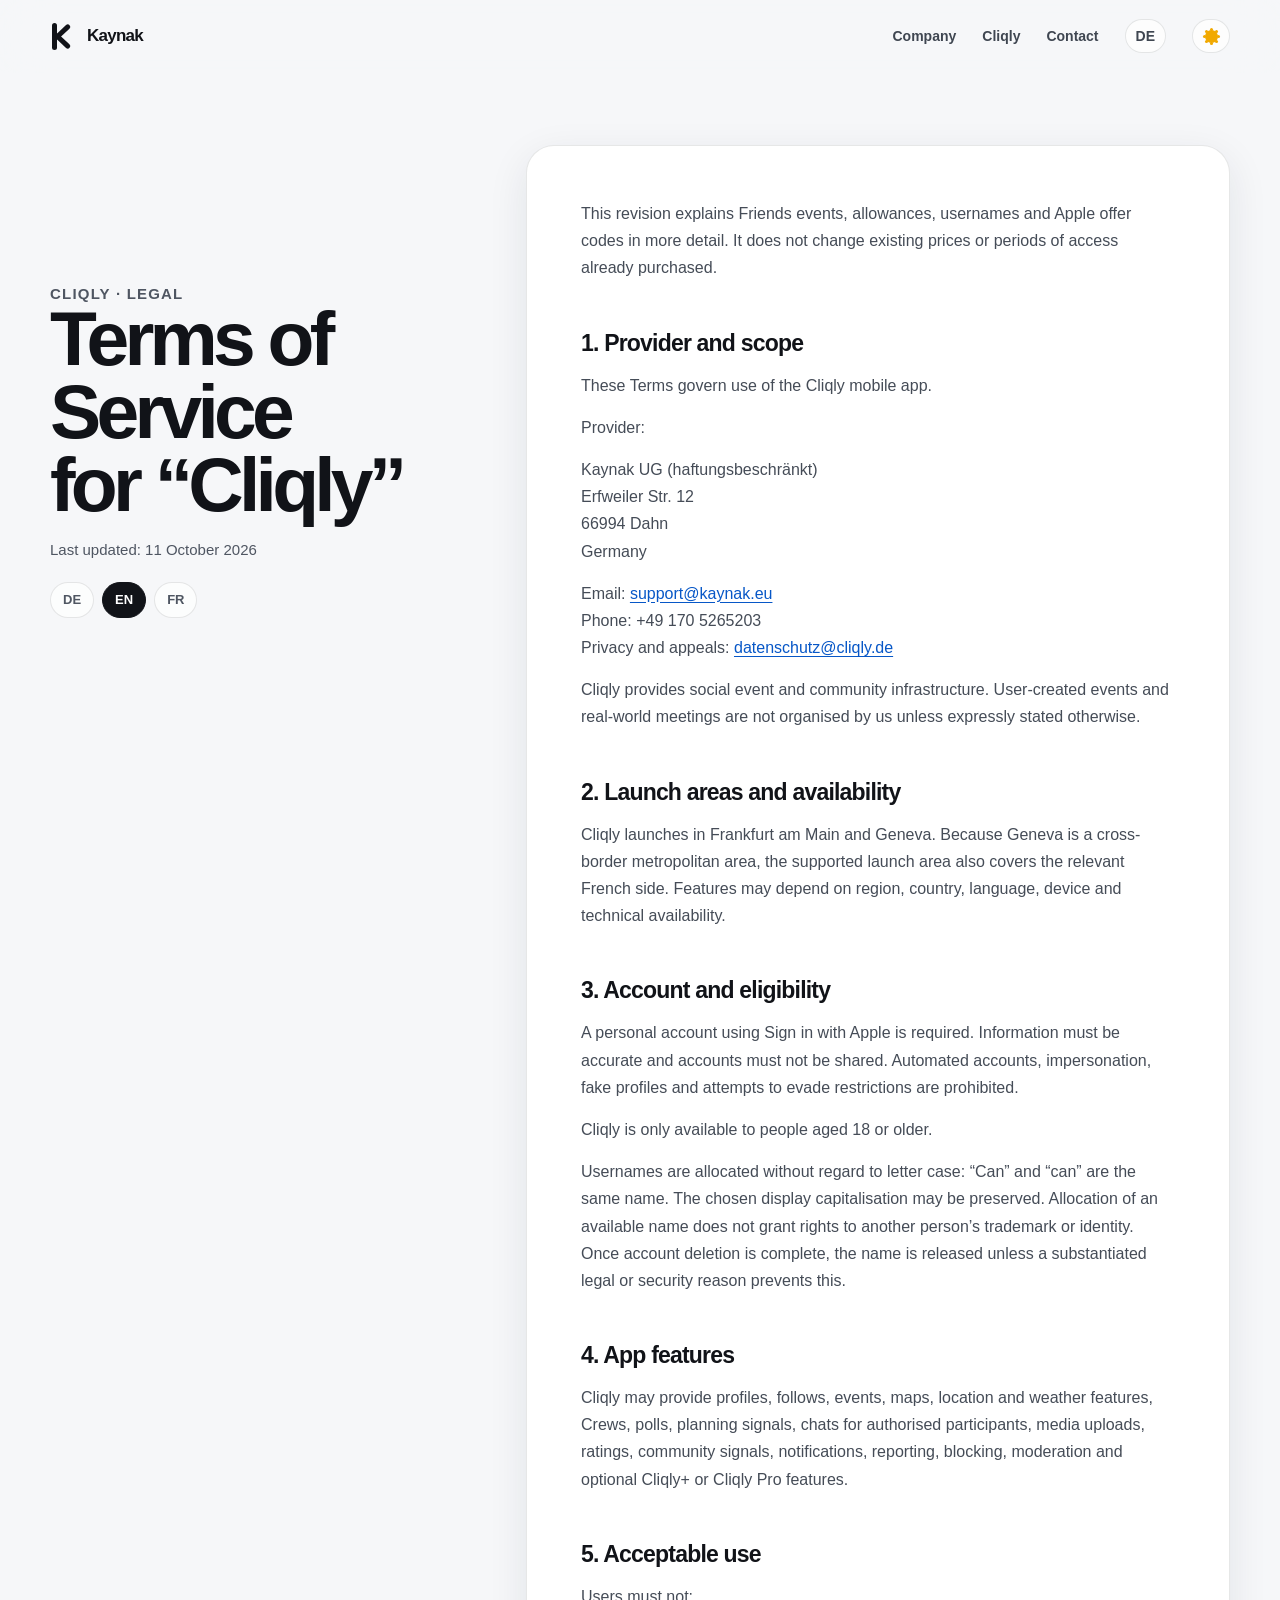
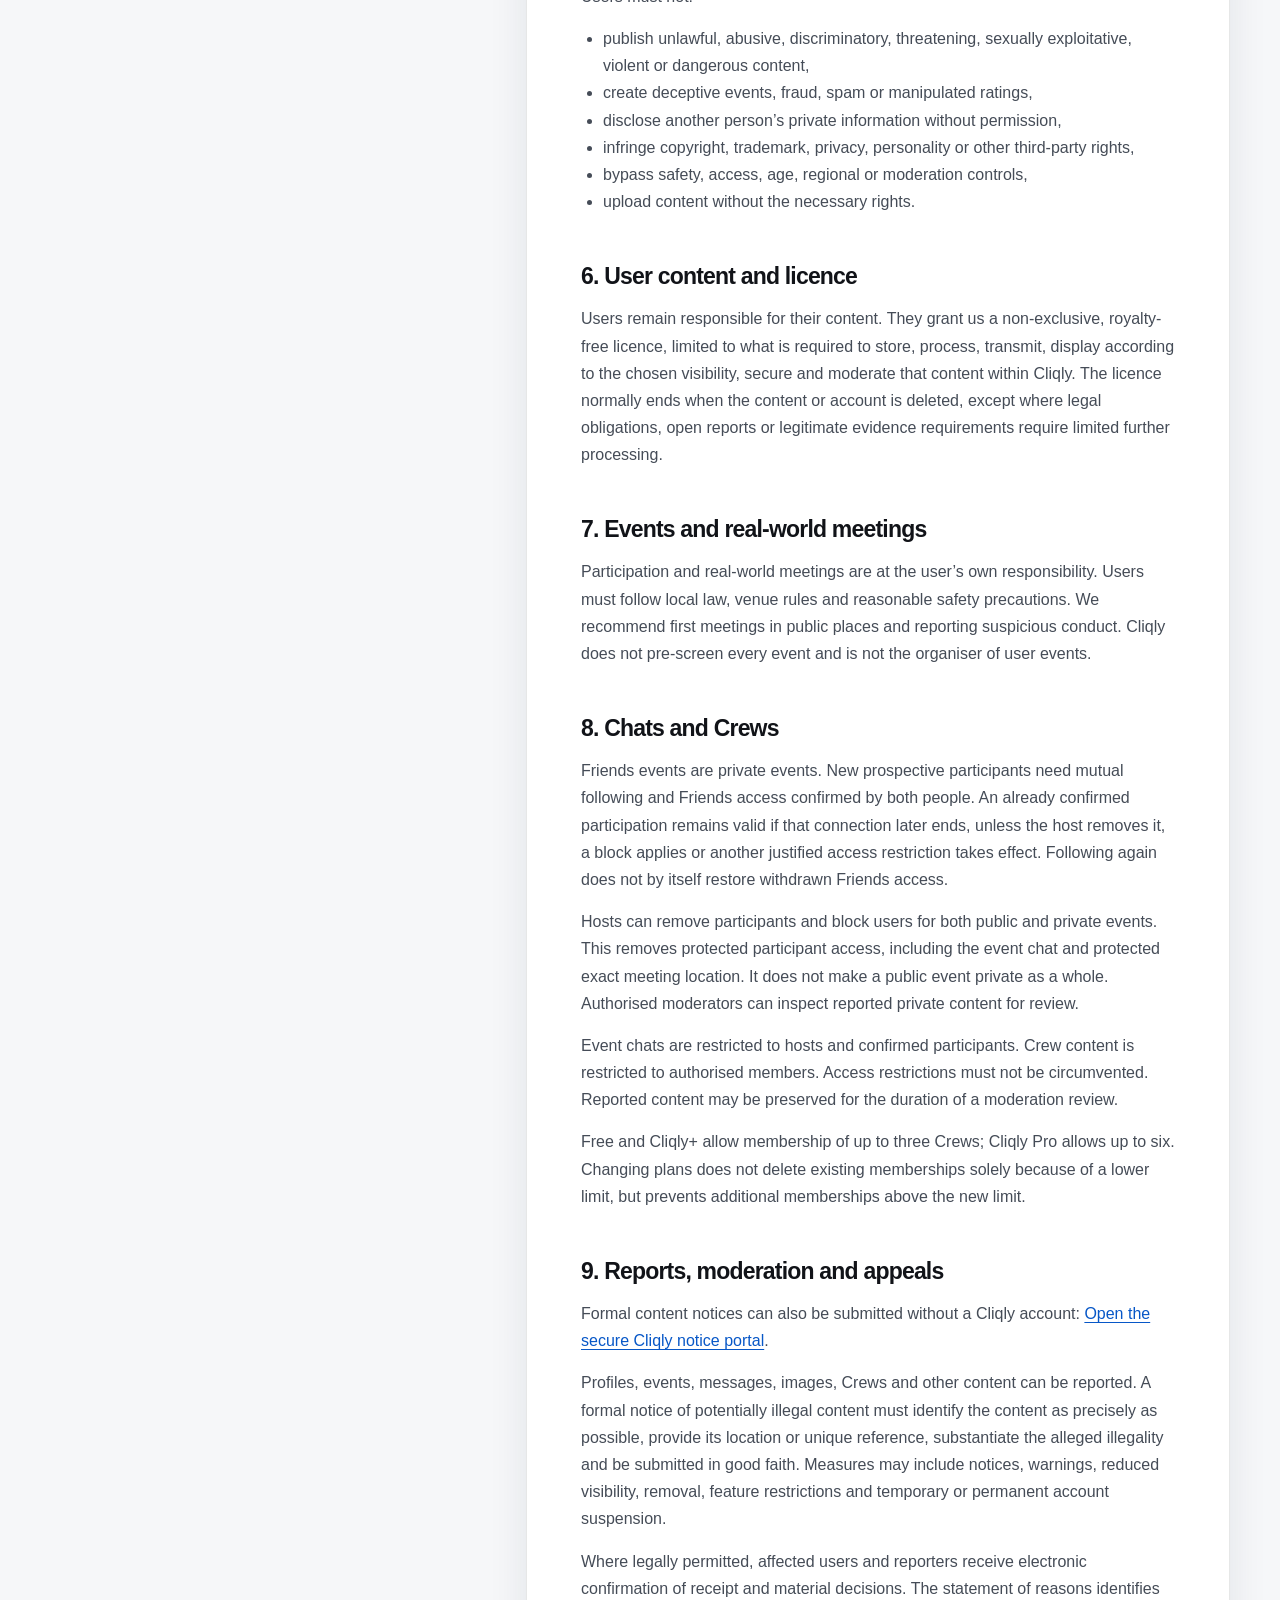
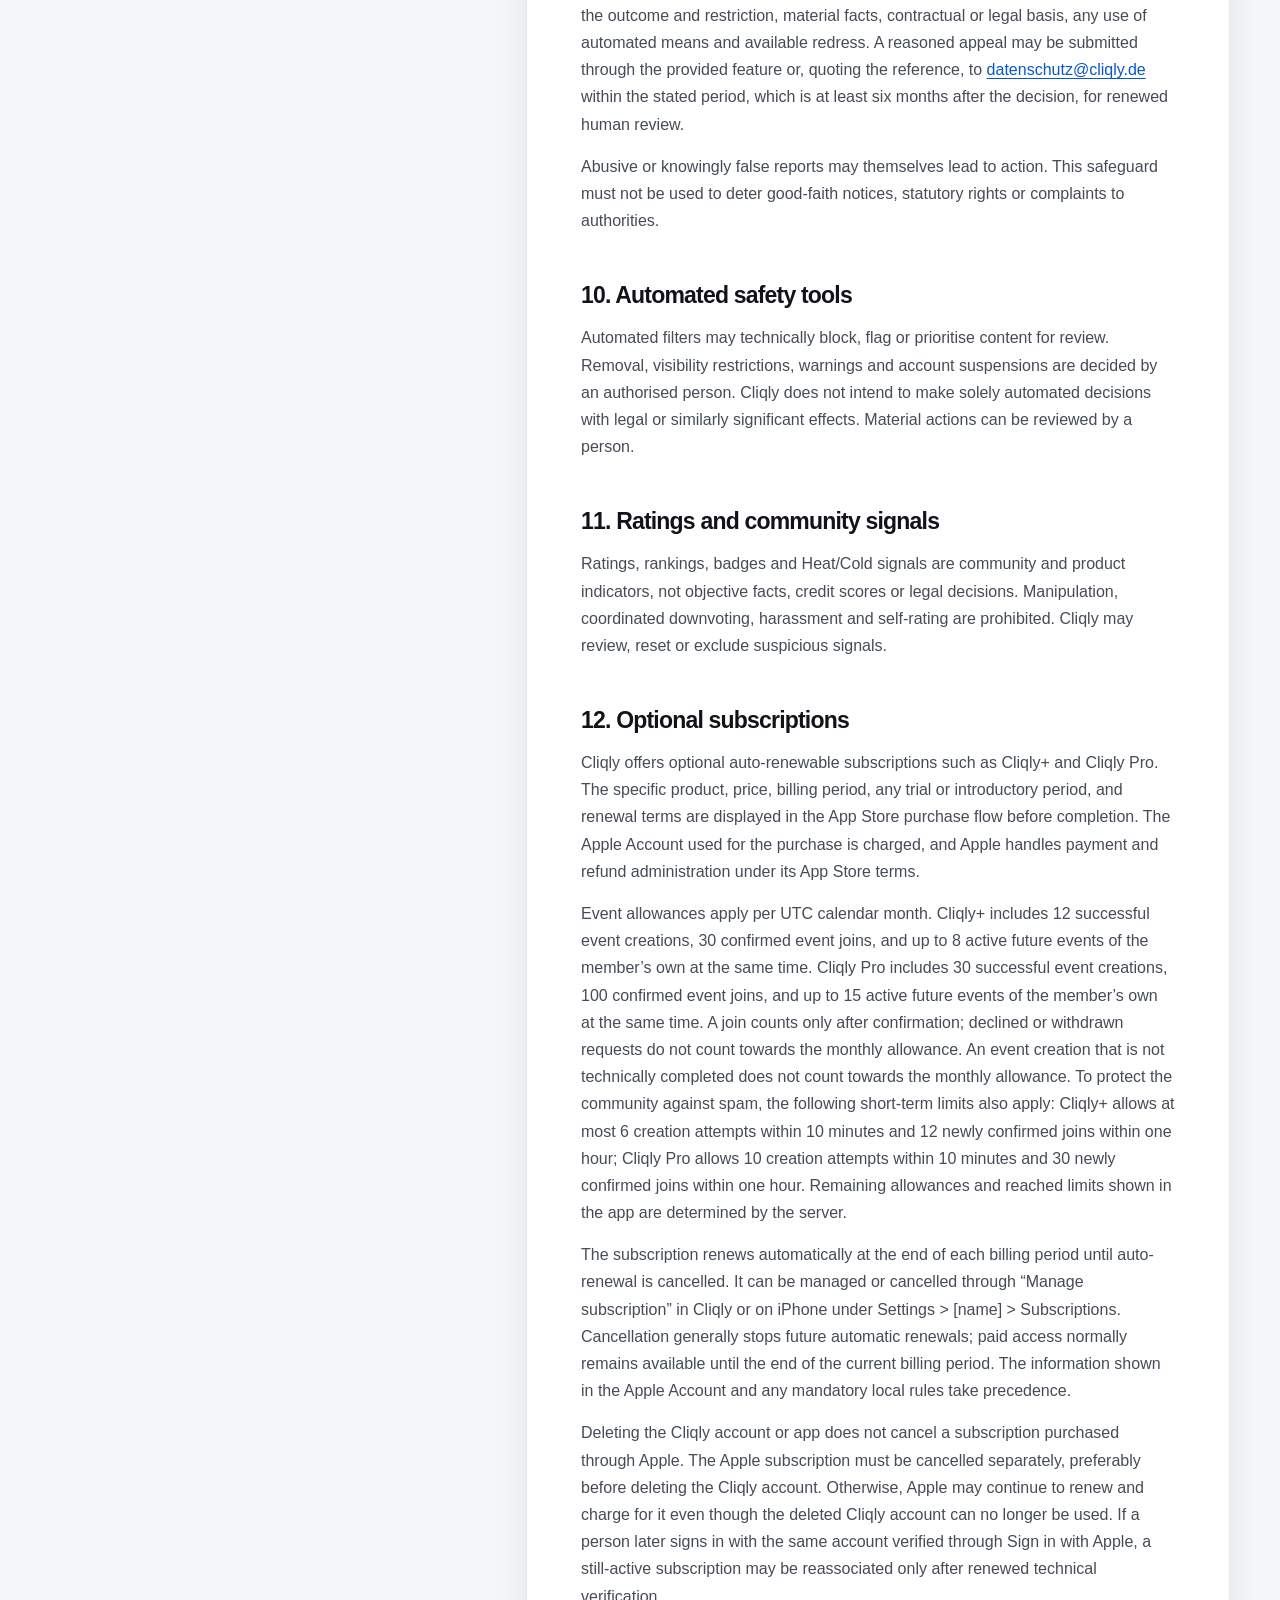
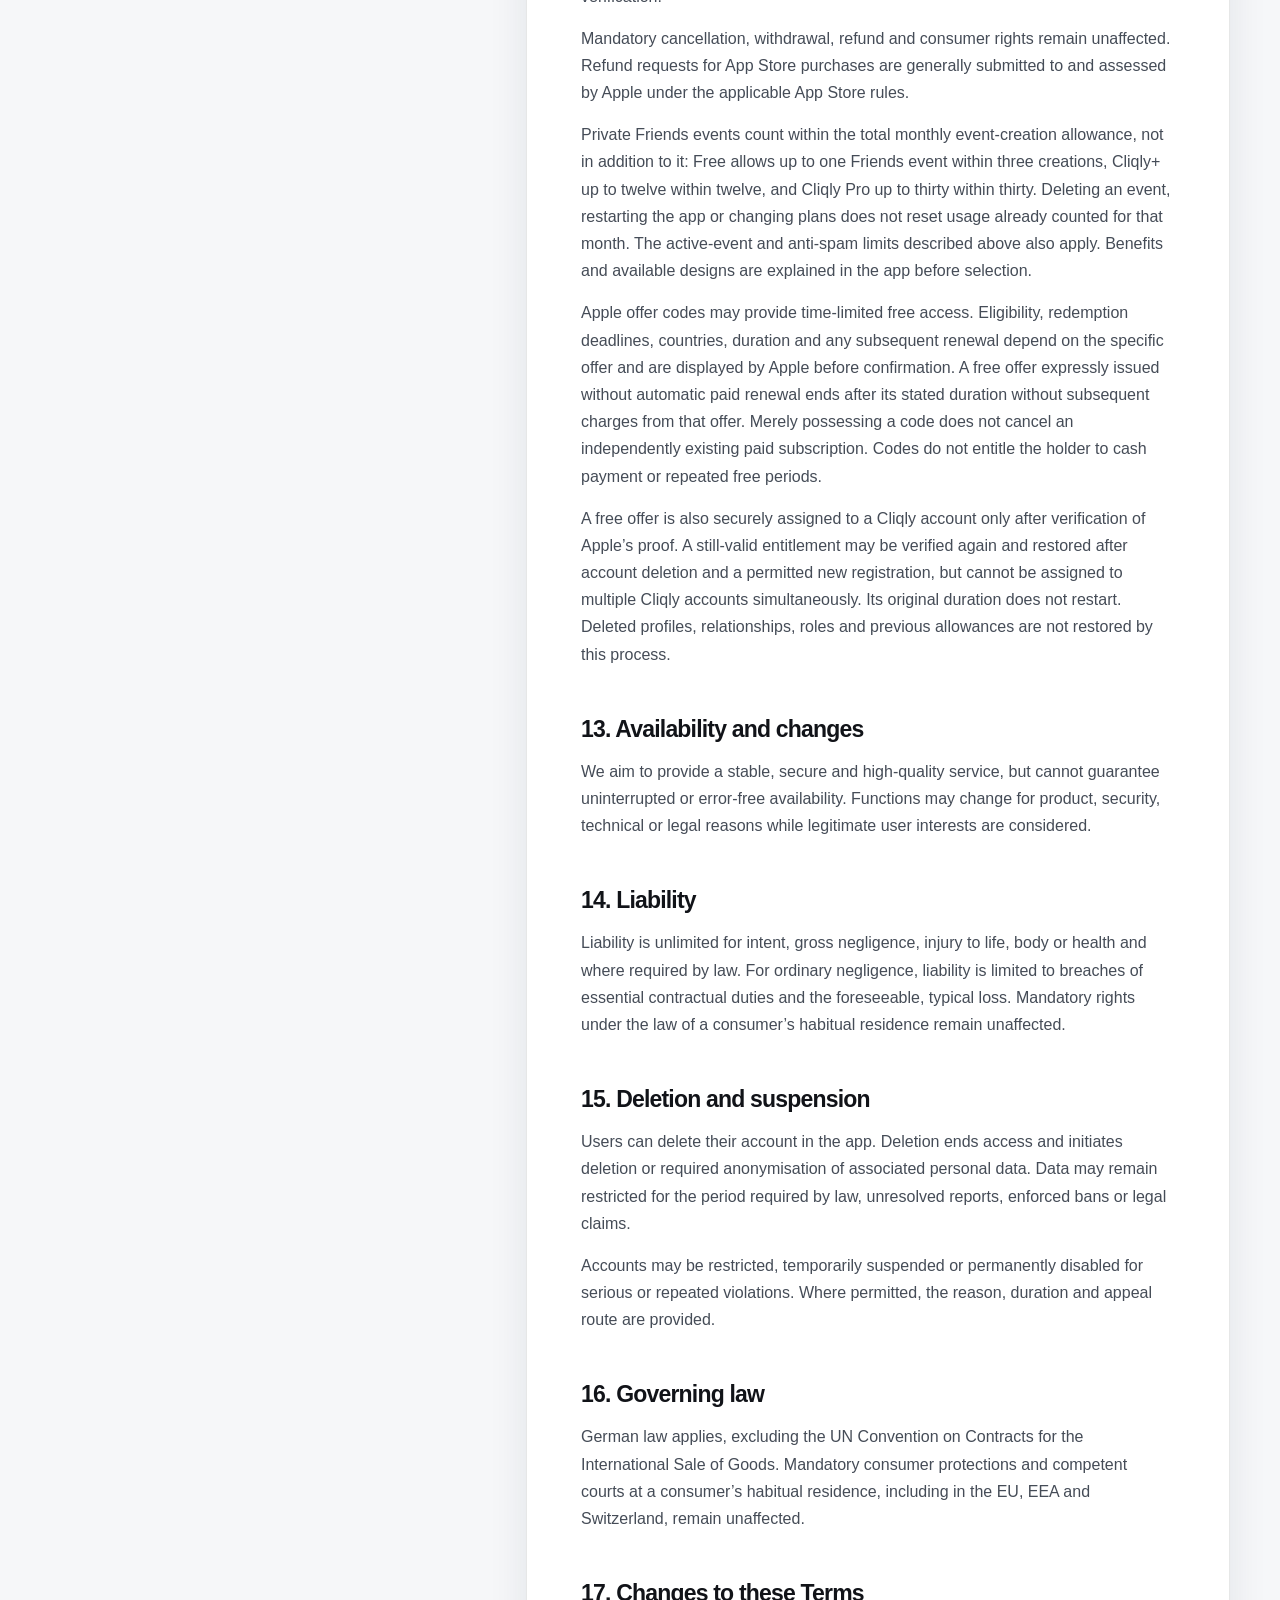
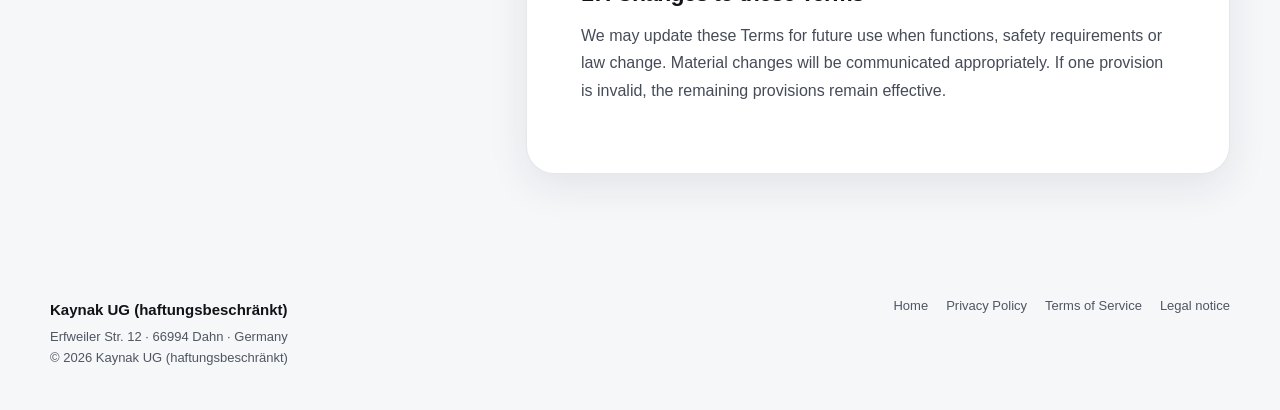
<file: en/cliqly/terms/index.html>
<!doctype html>
<html lang="en">
  <head>
    <meta charset="utf-8" />
    <meta name="viewport" content="width=device-width, initial-scale=1" />
    <title>Terms of Service for “Cliqly” – Kaynak UG (haftungsbeschränkt)</title>
    <meta name="description" content="Terms of Service for the Cliqly mobile app by Kaynak UG (haftungsbeschränkt)." />
    <meta name="theme-color" content="#f6f7f9" />
    <meta name="color-scheme" content="light dark" />
    <meta name="robots" content="index,follow" />
    <link rel="canonical" href="https://kaynak.eu/en/cliqly/terms/" />
    <link rel="alternate" hreflang="de" href="https://kaynak.eu/cliqly/nutzungsbedingungen/" />
    <link rel="alternate" hreflang="en" href="https://kaynak.eu/en/cliqly/terms/" />
    <link rel="alternate" hreflang="fr" href="https://kaynak.eu/fr/cliqly/conditions/" />
    <link rel="icon" href="/assets/kaynak-mark.png" type="image/png" />
    <script src="/assets/theme-init.js"></script>
    <link rel="stylesheet" href="/assets/styles.css" />
    <meta property="og:type" content="website" />
    <meta property="og:locale" content="en_GB" />
    <meta property="og:site_name" content="Kaynak UG (haftungsbeschränkt)" />
    <meta property="og:title" content="Terms of Service for “Cliqly” – Kaynak UG (haftungsbeschränkt)" />
    <meta property="og:description" content="Terms of Service for the Cliqly mobile app by Kaynak UG (haftungsbeschränkt)." />
    <meta property="og:url" content="https://kaynak.eu/en/cliqly/terms/" />
  </head>
  <body>
    <a class="skip-link" href="#content">Skip to content</a>
    <header class="site-header">
      <nav class="nav-shell" aria-label="Main navigation">
        <a class="brand" href="/en/" aria-label="Kaynak UG (haftungsbeschränkt) home">
          <span class="brand-mark" aria-hidden="true"><span class="brand-stem"></span></span>
          <span>Kaynak</span>
        </a>
        <button
          class="menu-button"
          type="button"
          aria-label="Open navigation"
          aria-controls="site-navigation"
          aria-expanded="false"
        >
          <span class="menu-icon" aria-hidden="true"></span>
        </button>
        <div class="nav-links" id="site-navigation">
          <a href="/en/#company">Company</a>
          <a href="/en/#cliqly">Cliqly</a>
          <a href="/en/#contact">Contact</a>
          <a
            class="language-link"
            href="/cliqly/nutzungsbedingungen/"
            lang="de"
            hreflang="de"
          >DE</a>
        </div>
      </nav>
    </header>

    <main class="legal-main" id="content">
      <div class="shell legal-layout">
        <div class="legal-heading">
          <p class="section-kicker">Cliqly · Legal</p>
          <h1>Terms of Service for “Cliqly”</h1>
          <p>Last updated: 11 October 2026</p>
          <nav class="legal-language-switcher" aria-label="Language">
              <a href="/cliqly/nutzungsbedingungen/" lang="de" hreflang="de">DE</a>
              <a href="/en/cliqly/terms/" lang="en" hreflang="en" aria-current="page">EN</a>
              <a href="/fr/cliqly/conditions/" lang="fr" hreflang="fr">FR</a>
          </nav>
        </div>
        <article class="legal-content">
<!-- Source: Cliqly/Legal/Terms_Cliqly_EN.md; SHA-256: 157a4b10ecc31f38b45d18a9f86b811d084e9848fd467d1ed58b73fa7c6d6853 -->
<p>This revision explains Friends events, allowances, usernames and Apple offer codes in more detail. It does not change existing prices or periods of access already purchased.</p>
<h2>1. Provider and scope</h2>
<p>These Terms govern use of the Cliqly mobile app.</p>
<p>Provider:</p>
<p>Kaynak UG (haftungsbeschränkt)<br />Erfweiler Str. 12<br />66994 Dahn<br />Germany</p>
<p>Email: <a href="mailto:support@kaynak.eu">support@kaynak.eu</a><br />Phone: +49 170 5265203<br />Privacy and appeals: <a href="mailto:datenschutz@cliqly.de">datenschutz@cliqly.de</a></p>
<p>Cliqly provides social event and community infrastructure. User-created events and real-world meetings are not organised by us unless expressly stated otherwise.</p>
<h2>2. Launch areas and availability</h2>
<p>Cliqly launches in Frankfurt am Main and Geneva. Because Geneva is a cross-border metropolitan area, the supported launch area also covers the relevant French side. Features may depend on region, country, language, device and technical availability.</p>
<h2>3. Account and eligibility</h2>
<p>A personal account using Sign in with Apple is required. Information must be accurate and accounts must not be shared. Automated accounts, impersonation, fake profiles and attempts to evade restrictions are prohibited.</p>
<p>Cliqly is only available to people aged 18 or older.</p>
<p>Usernames are allocated without regard to letter case: “Can” and “can” are the same name. The chosen display capitalisation may be preserved. Allocation of an available name does not grant rights to another person’s trademark or identity. Once account deletion is complete, the name is released unless a substantiated legal or security reason prevents this.</p>
<h2>4. App features</h2>
<p>Cliqly may provide profiles, follows, events, maps, location and weather features, Crews, polls, planning signals, chats for authorised participants, media uploads, ratings, community signals, notifications, reporting, blocking, moderation and optional Cliqly+ or Cliqly Pro features.</p>
<h2>5. Acceptable use</h2>
<p>Users must not:</p>
<ul>
<li>publish unlawful, abusive, discriminatory, threatening, sexually exploitative, violent or dangerous content,</li>
<li>create deceptive events, fraud, spam or manipulated ratings,</li>
<li>disclose another person’s private information without permission,</li>
<li>infringe copyright, trademark, privacy, personality or other third-party rights,</li>
<li>bypass safety, access, age, regional or moderation controls,</li>
<li>upload content without the necessary rights.</li>
</ul>
<h2>6. User content and licence</h2>
<p>Users remain responsible for their content. They grant us a non-exclusive, royalty-free licence, limited to what is required to store, process, transmit, display according to the chosen visibility, secure and moderate that content within Cliqly. The licence normally ends when the content or account is deleted, except where legal obligations, open reports or legitimate evidence requirements require limited further processing.</p>
<h2>7. Events and real-world meetings</h2>
<p>Participation and real-world meetings are at the user’s own responsibility. Users must follow local law, venue rules and reasonable safety precautions. We recommend first meetings in public places and reporting suspicious conduct. Cliqly does not pre-screen every event and is not the organiser of user events.</p>
<h2>8. Chats and Crews</h2>
<p>Friends events are private events. New prospective participants need mutual following and Friends access confirmed by both people. An already confirmed participation remains valid if that connection later ends, unless the host removes it, a block applies or another justified access restriction takes effect. Following again does not by itself restore withdrawn Friends access.</p>
<p>Hosts can remove participants and block users for both public and private events. This removes protected participant access, including the event chat and protected exact meeting location. It does not make a public event private as a whole. Authorised moderators can inspect reported private content for review.</p>
<p>Event chats are restricted to hosts and confirmed participants. Crew content is restricted to authorised members. Access restrictions must not be circumvented. Reported content may be preserved for the duration of a moderation review.</p>
<p>Free and Cliqly+ allow membership of up to three Crews; Cliqly Pro allows up to six. Changing plans does not delete existing memberships solely because of a lower limit, but prevents additional memberships above the new limit.</p>
<h2>9. Reports, moderation and appeals</h2>
<p>Formal content notices can also be submitted without a Cliqly account: <a href="https://kaynak.eu/cliqly/meldestelle/?lang=en">Open the secure Cliqly notice portal</a>.</p>
<p>Profiles, events, messages, images, Crews and other content can be reported. A formal notice of potentially illegal content must identify the content as precisely as possible, provide its location or unique reference, substantiate the alleged illegality and be submitted in good faith. Measures may include notices, warnings, reduced visibility, removal, feature restrictions and temporary or permanent account suspension.</p>
<p>Where legally permitted, affected users and reporters receive electronic confirmation of receipt and material decisions. The statement of reasons identifies the outcome and restriction, material facts, contractual or legal basis, any use of automated means and available redress. A reasoned appeal may be submitted through the provided feature or, quoting the reference, to <a href="mailto:datenschutz@cliqly.de">datenschutz@cliqly.de</a> within the stated period, which is at least six months after the decision, for renewed human review.</p>
<p>Abusive or knowingly false reports may themselves lead to action. This safeguard must not be used to deter good-faith notices, statutory rights or complaints to authorities.</p>
<h2>10. Automated safety tools</h2>
<p>Automated filters may technically block, flag or prioritise content for review. Removal, visibility restrictions, warnings and account suspensions are decided by an authorised person. Cliqly does not intend to make solely automated decisions with legal or similarly significant effects. Material actions can be reviewed by a person.</p>
<h2>11. Ratings and community signals</h2>
<p>Ratings, rankings, badges and Heat/Cold signals are community and product indicators, not objective facts, credit scores or legal decisions. Manipulation, coordinated downvoting, harassment and self-rating are prohibited. Cliqly may review, reset or exclude suspicious signals.</p>
<h2>12. Optional subscriptions</h2>
<p>Cliqly offers optional auto-renewable subscriptions such as Cliqly+ and Cliqly Pro. The specific product, price, billing period, any trial or introductory period, and renewal terms are displayed in the App Store purchase flow before completion. The Apple Account used for the purchase is charged, and Apple handles payment and refund administration under its App Store terms.</p>
<p>Event allowances apply per UTC calendar month. Cliqly+ includes 12 successful event creations, 30 confirmed event joins, and up to 8 active future events of the member’s own at the same time. Cliqly Pro includes 30 successful event creations, 100 confirmed event joins, and up to 15 active future events of the member’s own at the same time. A join counts only after confirmation; declined or withdrawn requests do not count towards the monthly allowance. An event creation that is not technically completed does not count towards the monthly allowance. To protect the community against spam, the following short-term limits also apply: Cliqly+ allows at most 6 creation attempts within 10 minutes and 12 newly confirmed joins within one hour; Cliqly Pro allows 10 creation attempts within 10 minutes and 30 newly confirmed joins within one hour. Remaining allowances and reached limits shown in the app are determined by the server.</p>
<p>The subscription renews automatically at the end of each billing period until auto-renewal is cancelled. It can be managed or cancelled through “Manage subscription” in Cliqly or on iPhone under Settings &gt; [name] &gt; Subscriptions. Cancellation generally stops future automatic renewals; paid access normally remains available until the end of the current billing period. The information shown in the Apple Account and any mandatory local rules take precedence.</p>
<p>Deleting the Cliqly account or app does not cancel a subscription purchased through Apple. The Apple subscription must be cancelled separately, preferably before deleting the Cliqly account. Otherwise, Apple may continue to renew and charge for it even though the deleted Cliqly account can no longer be used. If a person later signs in with the same account verified through Sign in with Apple, a still-active subscription may be reassociated only after renewed technical verification.</p>
<p>Mandatory cancellation, withdrawal, refund and consumer rights remain unaffected. Refund requests for App Store purchases are generally submitted to and assessed by Apple under the applicable App Store rules.</p>
<p>Private Friends events count within the total monthly event-creation allowance, not in addition to it: Free allows up to one Friends event within three creations, Cliqly+ up to twelve within twelve, and Cliqly Pro up to thirty within thirty. Deleting an event, restarting the app or changing plans does not reset usage already counted for that month. The active-event and anti-spam limits described above also apply. Benefits and available designs are explained in the app before selection.</p>
<p>Apple offer codes may provide time-limited free access. Eligibility, redemption deadlines, countries, duration and any subsequent renewal depend on the specific offer and are displayed by Apple before confirmation. A free offer expressly issued without automatic paid renewal ends after its stated duration without subsequent charges from that offer. Merely possessing a code does not cancel an independently existing paid subscription. Codes do not entitle the holder to cash payment or repeated free periods.</p>
<p>A free offer is also securely assigned to a Cliqly account only after verification of Apple’s proof. A still-valid entitlement may be verified again and restored after account deletion and a permitted new registration, but cannot be assigned to multiple Cliqly accounts simultaneously. Its original duration does not restart. Deleted profiles, relationships, roles and previous allowances are not restored by this process.</p>
<h2>13. Availability and changes</h2>
<p>We aim to provide a stable, secure and high-quality service, but cannot guarantee uninterrupted or error-free availability. Functions may change for product, security, technical or legal reasons while legitimate user interests are considered.</p>
<h2>14. Liability</h2>
<p>Liability is unlimited for intent, gross negligence, injury to life, body or health and where required by law. For ordinary negligence, liability is limited to breaches of essential contractual duties and the foreseeable, typical loss. Mandatory rights under the law of a consumer’s habitual residence remain unaffected.</p>
<h2>15. Deletion and suspension</h2>
<p>Users can delete their account in the app. Deletion ends access and initiates deletion or required anonymisation of associated personal data. Data may remain restricted for the period required by law, unresolved reports, enforced bans or legal claims.</p>
<p>Accounts may be restricted, temporarily suspended or permanently disabled for serious or repeated violations. Where permitted, the reason, duration and appeal route are provided.</p>
<h2>16. Governing law</h2>
<p>German law applies, excluding the UN Convention on Contracts for the International Sale of Goods. Mandatory consumer protections and competent courts at a consumer’s habitual residence, including in the EU, EEA and Switzerland, remain unaffected.</p>
<h2>17. Changes to these Terms</h2>
<p>We may update these Terms for future use when functions, safety requirements or law change. Material changes will be communicated appropriately. If one provision is invalid, the remaining provisions remain effective.</p>
        </article>
      </div>
    </main>

    <footer class="site-footer">
      <div class="shell footer-grid">
        <div class="footer-company">
          <strong>Kaynak UG (haftungsbeschränkt)</strong>
          Erfweiler Str. 12 · 66994 Dahn · Germany<br />
          © <span data-current-year>2026</span> Kaynak UG (haftungsbeschränkt)
        </div>
        <div class="footer-links">
          <a href="/en/">Home</a>
          <a href="/en/cliqly/privacy/">Privacy Policy</a>
          <a href="/en/cliqly/terms/" aria-current="page">Terms of Service</a>
          <a href="/en/legal-notice/">Legal notice</a>
        </div>
      </div>
    </footer>
    <script src="/assets/site.js" defer></script>
  </body>
</html>
</file>
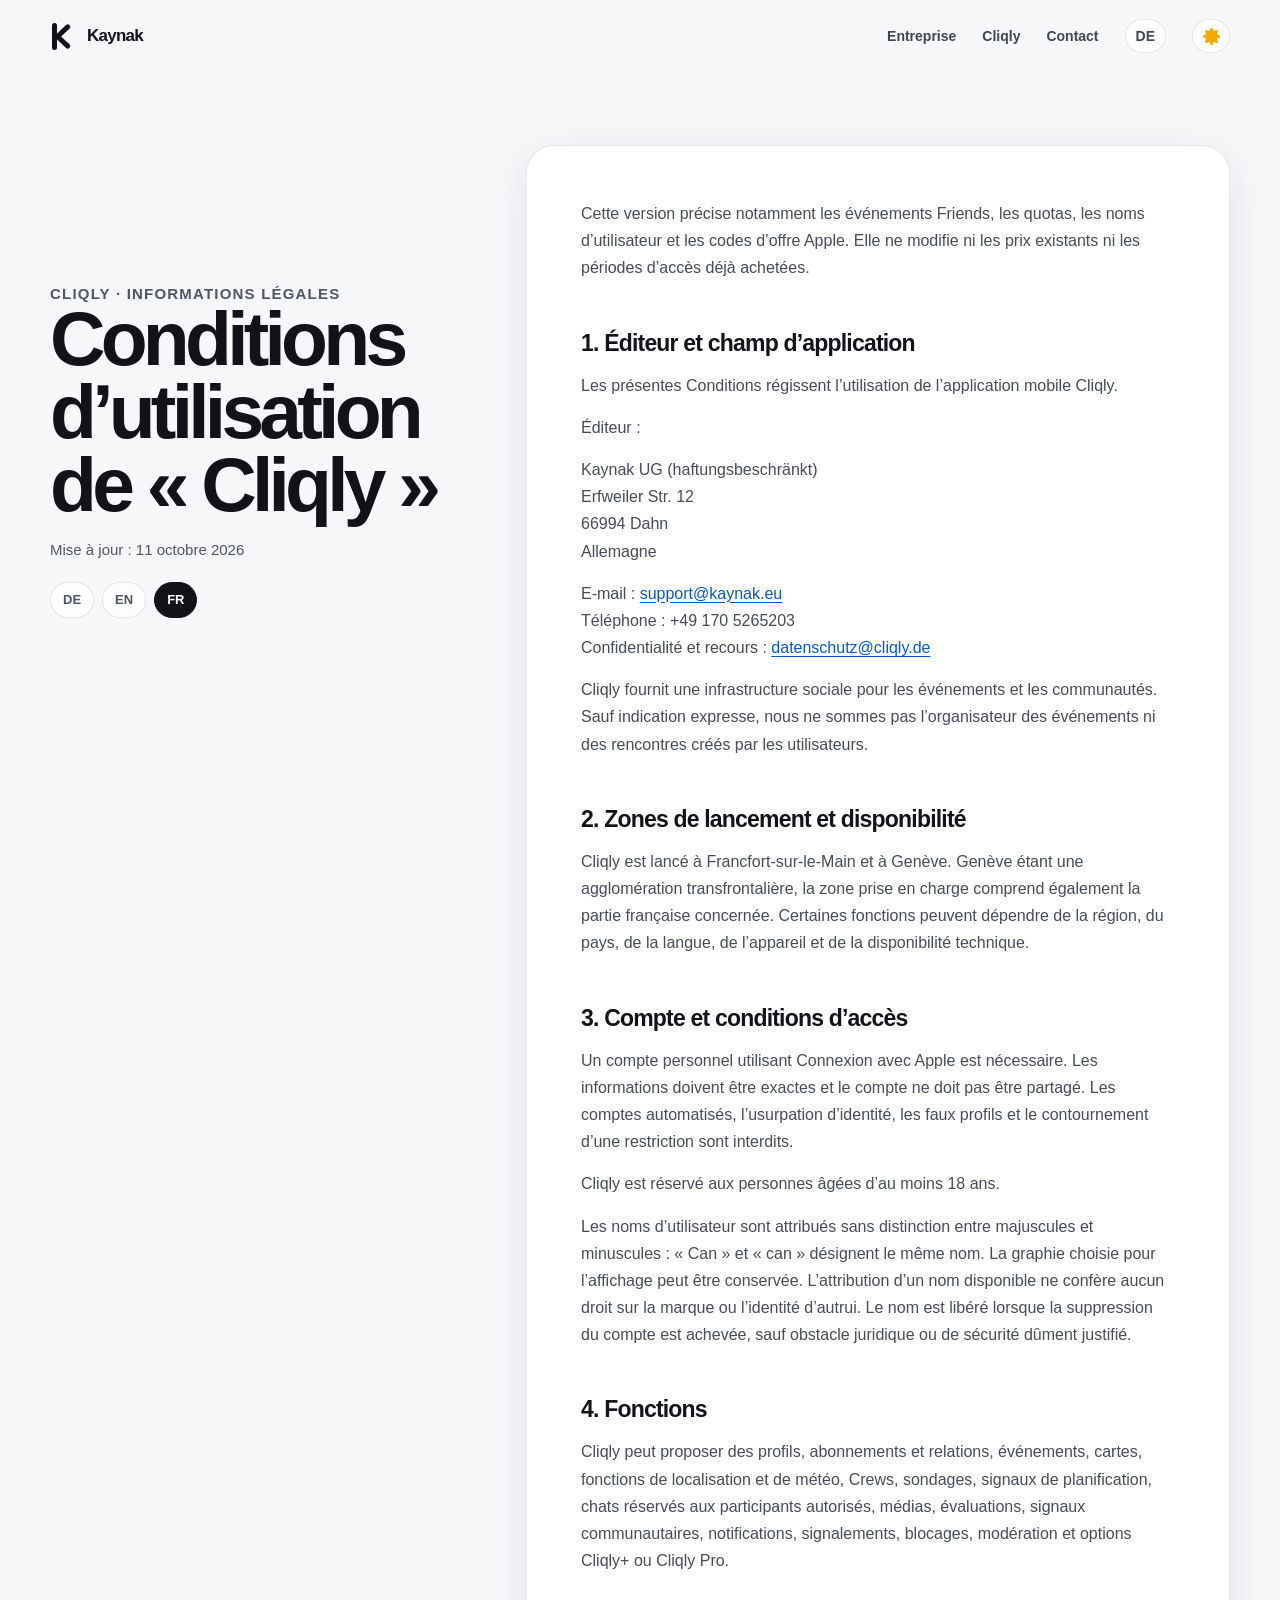
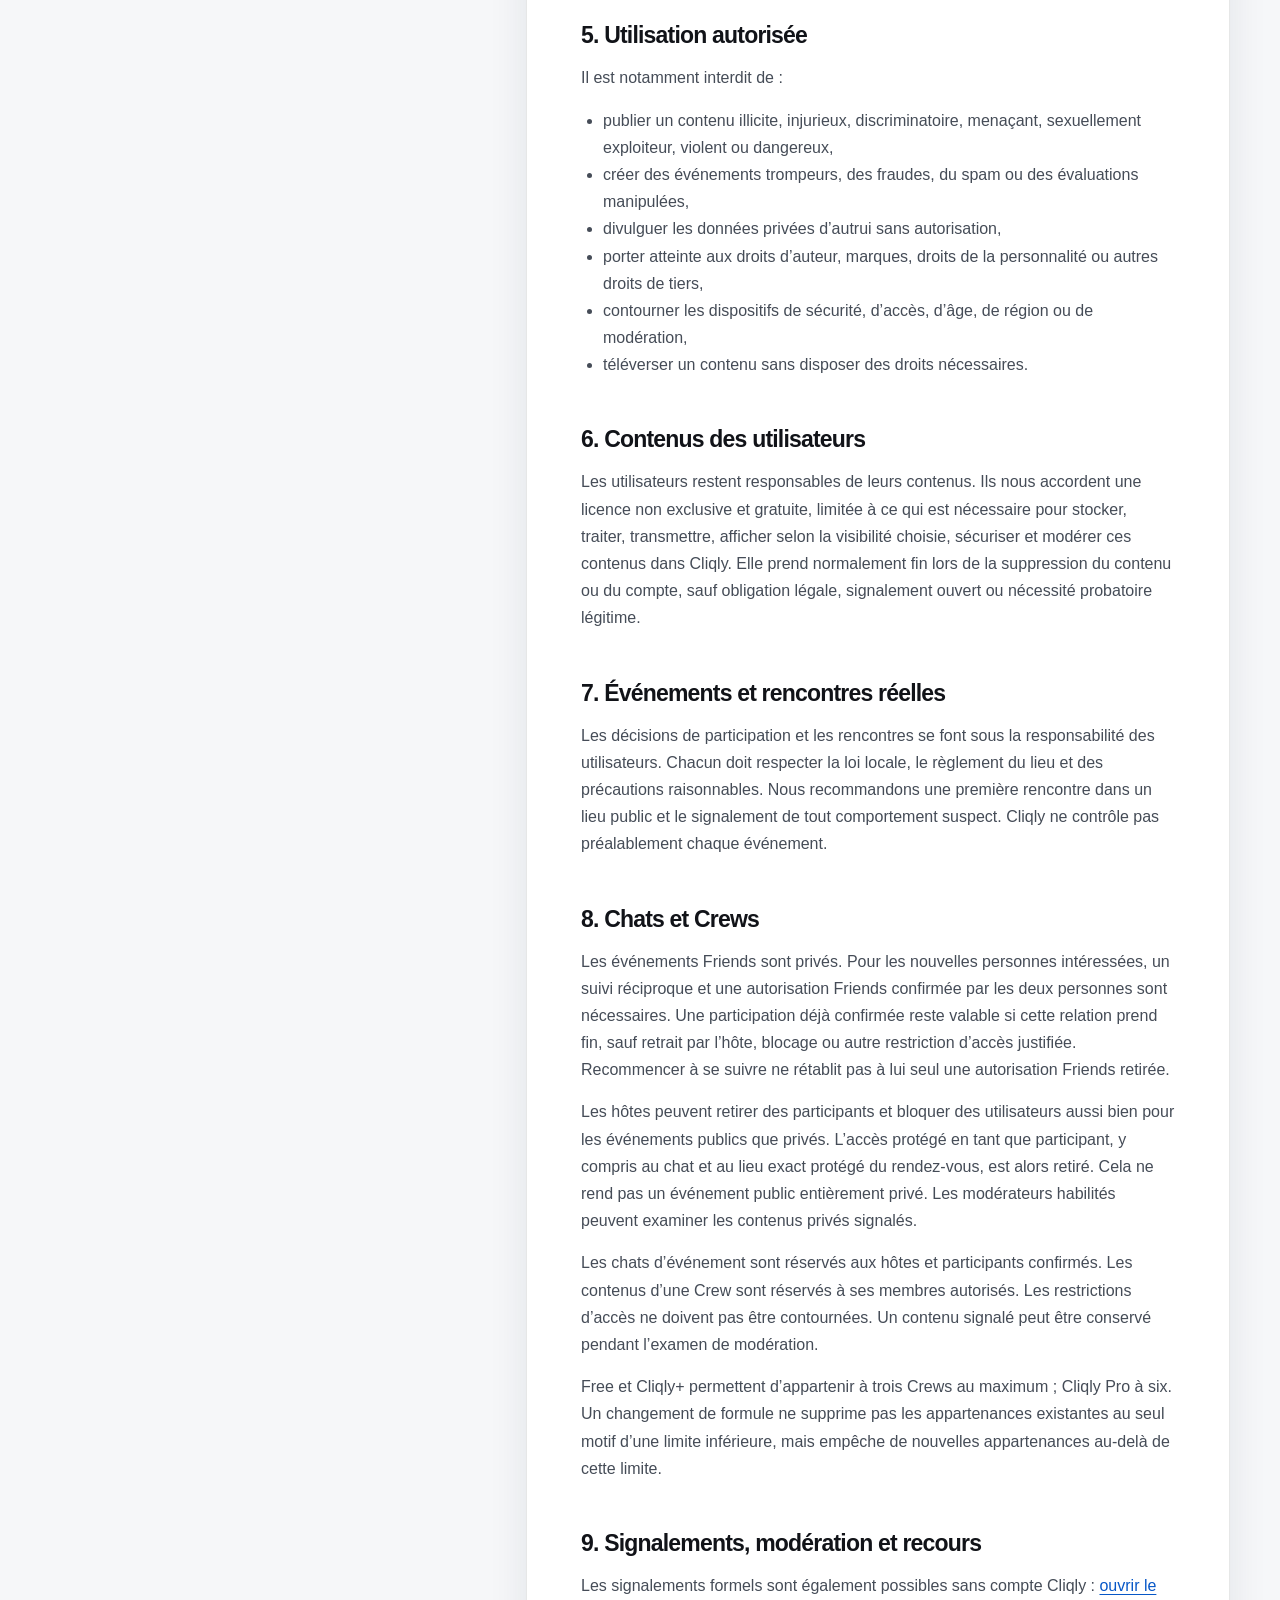
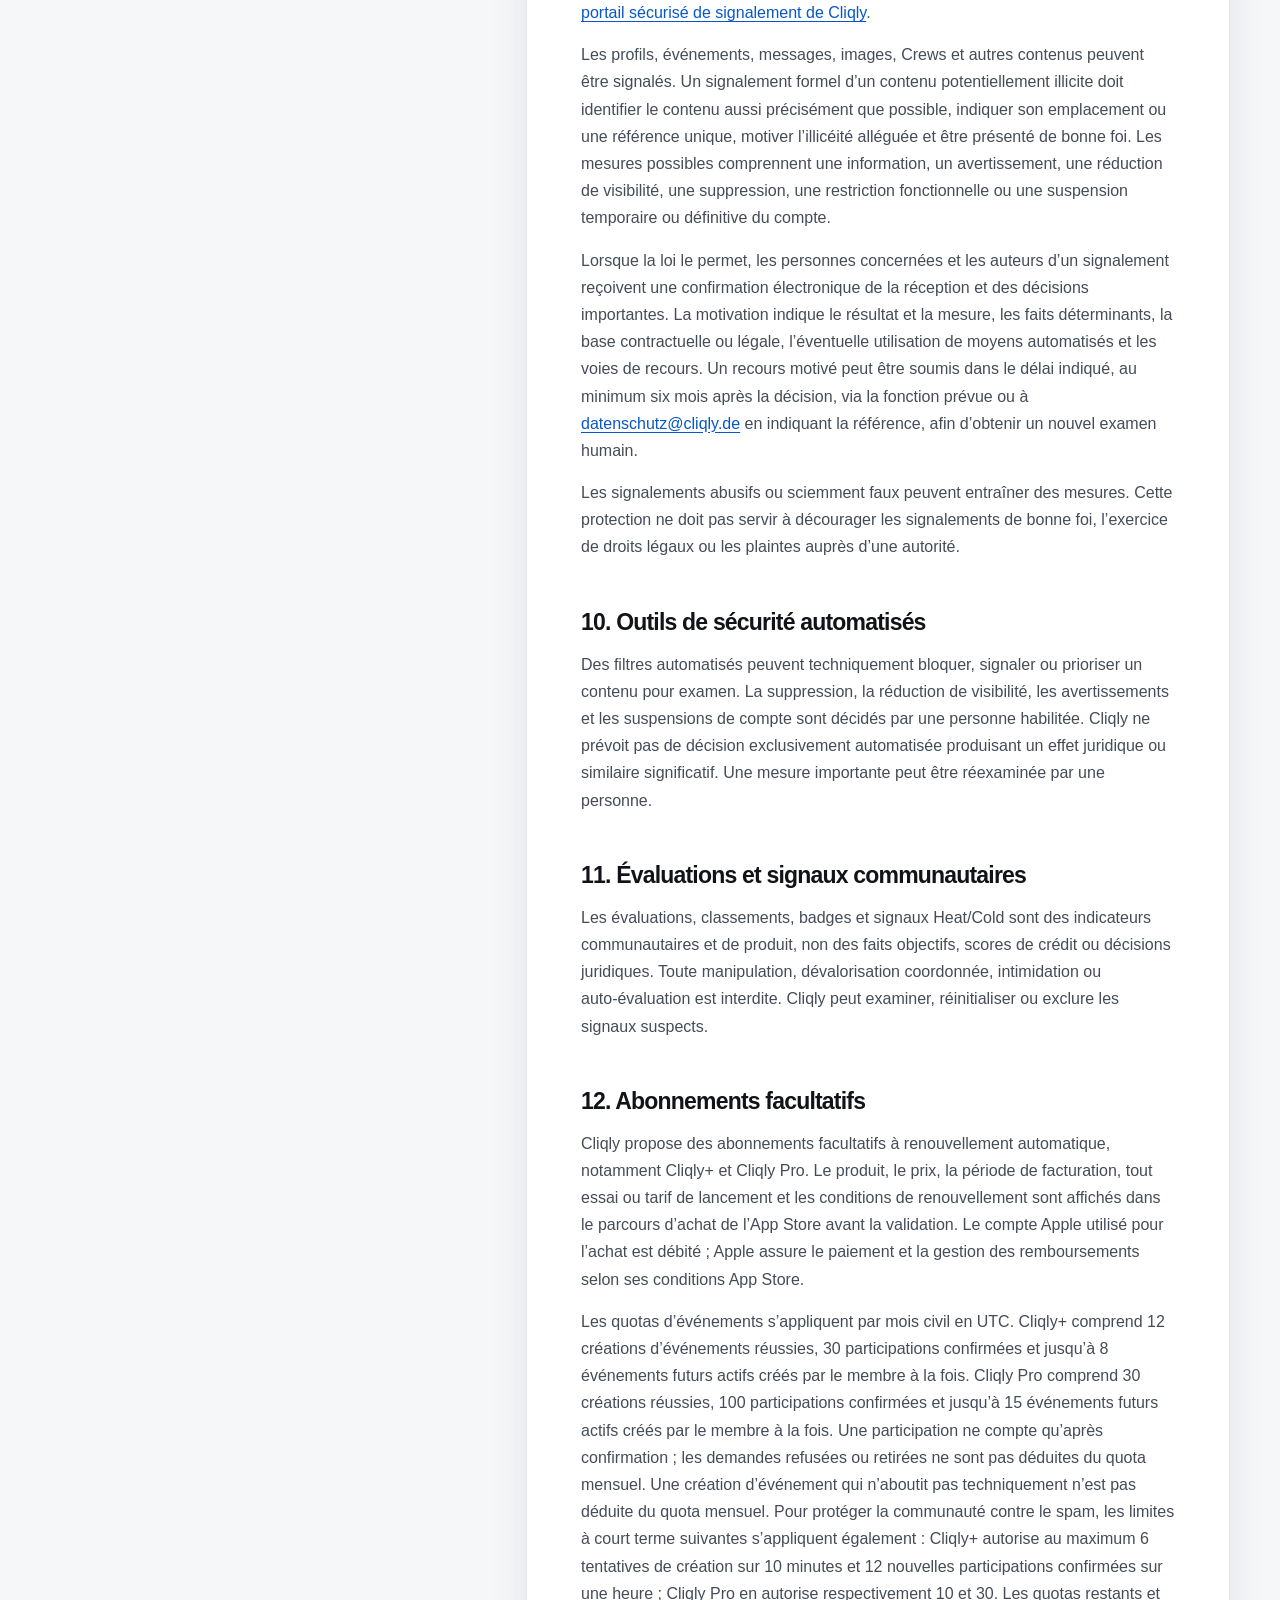
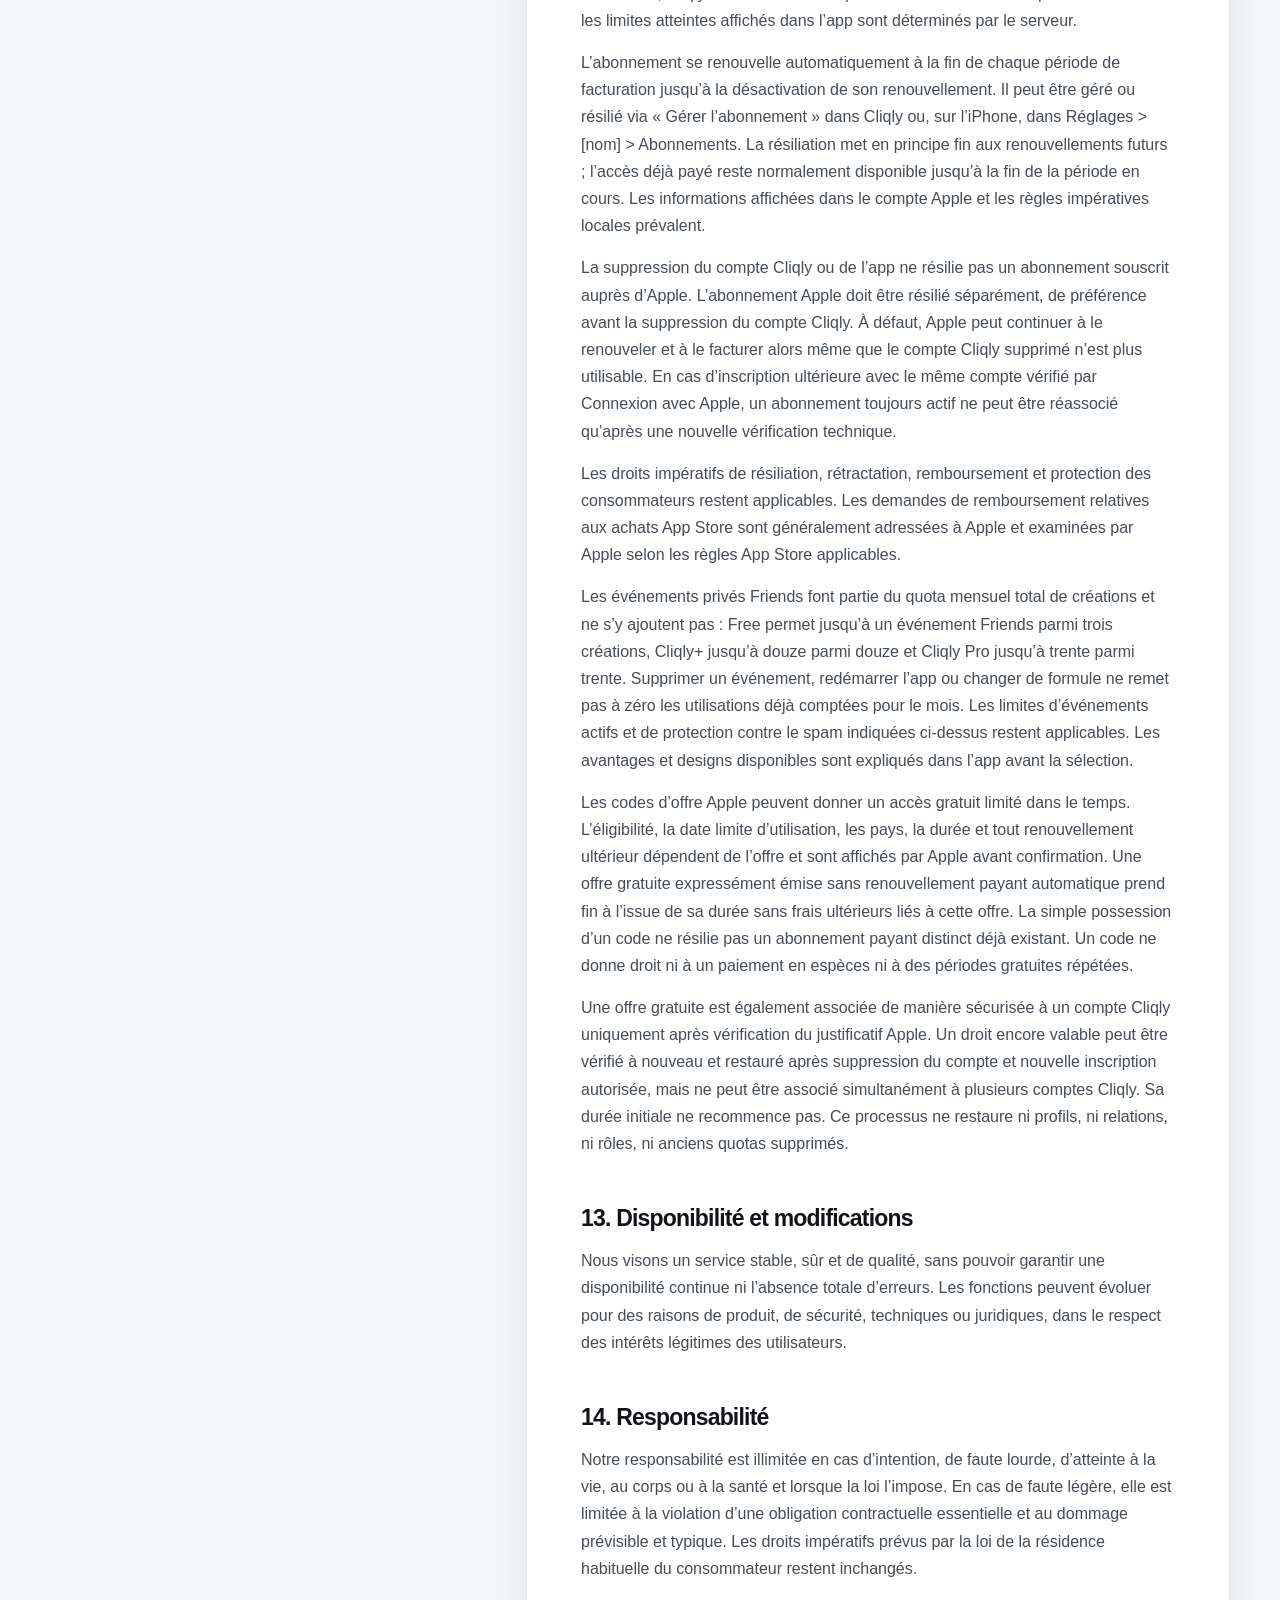
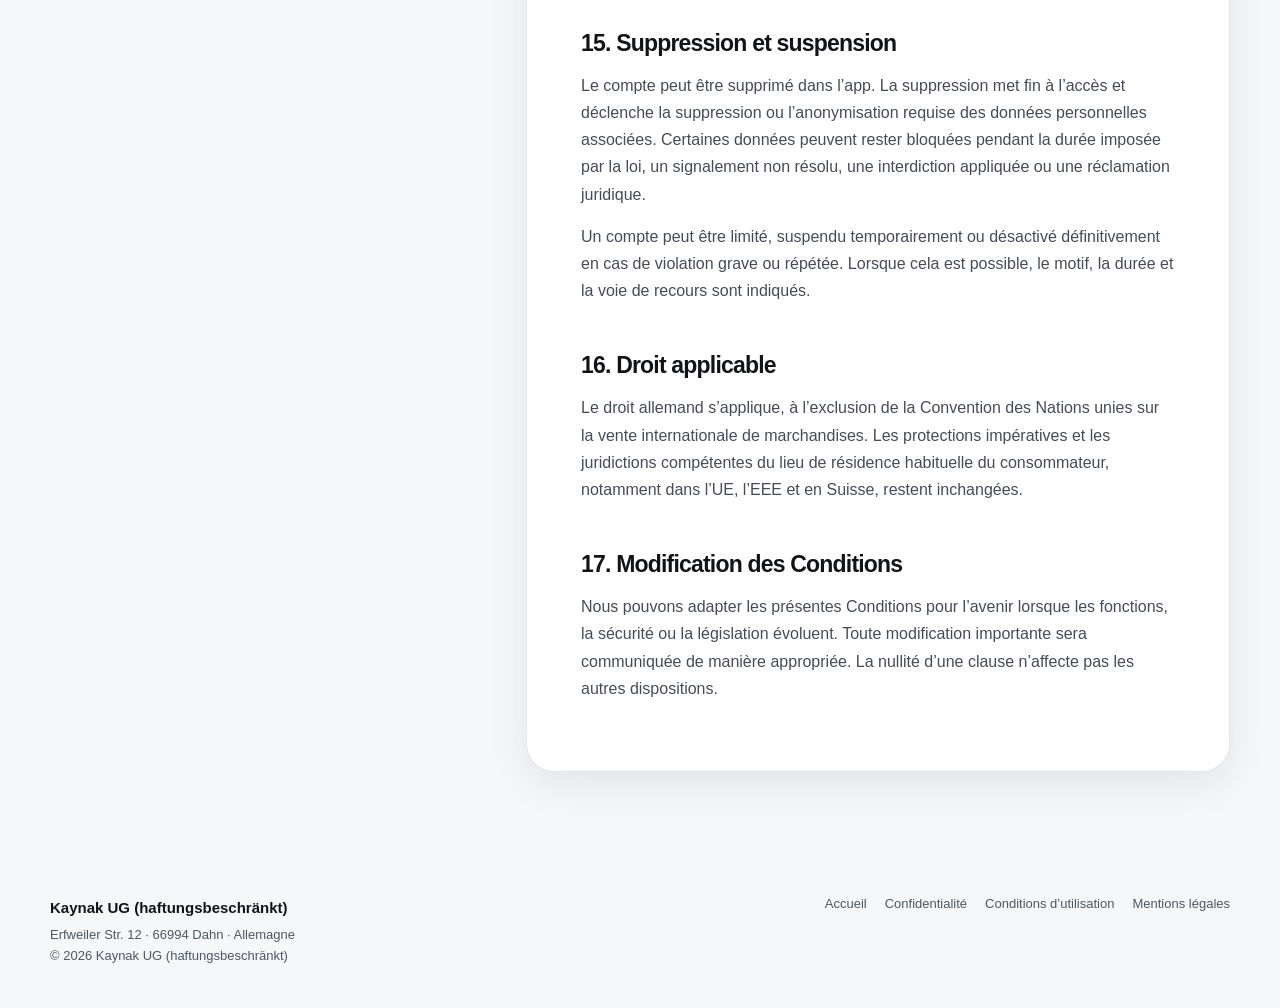
<file: fr/cliqly/conditions/index.html>
<!doctype html>
<html lang="fr">
  <head>
    <meta charset="utf-8" />
    <meta name="viewport" content="width=device-width, initial-scale=1" />
    <title>Conditions d’utilisation de « Cliqly » – Kaynak UG (haftungsbeschränkt)</title>
    <meta name="description" content="Conditions d’utilisation de l’application mobile Cliqly." />
    <meta name="theme-color" content="#f6f7f9" />
    <meta name="color-scheme" content="light dark" />
    <meta name="robots" content="index,follow" />
    <link rel="canonical" href="https://kaynak.eu/fr/cliqly/conditions/" />
    <link rel="alternate" hreflang="de" href="https://kaynak.eu/cliqly/nutzungsbedingungen/" />
    <link rel="alternate" hreflang="en" href="https://kaynak.eu/en/cliqly/terms/" />
    <link rel="alternate" hreflang="fr" href="https://kaynak.eu/fr/cliqly/conditions/" />
    <link rel="icon" href="/assets/kaynak-mark.png" type="image/png" />
    <script src="/assets/theme-init.js"></script>
    <link rel="stylesheet" href="/assets/styles.css" />
    <meta property="og:type" content="website" />
    <meta property="og:locale" content="fr_FR" />
    <meta property="og:site_name" content="Kaynak UG (haftungsbeschränkt)" />
    <meta property="og:title" content="Conditions d’utilisation de « Cliqly » – Kaynak UG (haftungsbeschränkt)" />
    <meta property="og:description" content="Conditions d’utilisation de l’application mobile Cliqly." />
    <meta property="og:url" content="https://kaynak.eu/fr/cliqly/conditions/" />
  </head>
  <body>
    <a class="skip-link" href="#content">Aller au contenu</a>
    <header class="site-header">
      <nav class="nav-shell" aria-label="Navigation principale">
        <a class="brand" href="/" aria-label="Accueil de Kaynak UG (haftungsbeschränkt)">
          <span class="brand-mark" aria-hidden="true"><span class="brand-stem"></span></span>
          <span>Kaynak</span>
        </a>
        <button
          class="menu-button"
          type="button"
          aria-label="Ouvrir la navigation"
          aria-controls="site-navigation"
          aria-expanded="false"
        >
          <span class="menu-icon" aria-hidden="true"></span>
        </button>
        <div class="nav-links" id="site-navigation">
          <a href="/#unternehmen">Entreprise</a>
          <a href="/#cliqly">Cliqly</a>
          <a href="/#kontakt">Contact</a>
          <a
            class="language-link"
            href="/cliqly/nutzungsbedingungen/"
            lang="de"
            hreflang="de"
          >DE</a>
        </div>
      </nav>
    </header>

    <main class="legal-main" id="content">
      <div class="shell legal-layout">
        <div class="legal-heading">
          <p class="section-kicker">Cliqly · Informations légales</p>
          <h1>Conditions d’utilisation de « Cliqly »</h1>
          <p>Mise à jour : 11 octobre 2026</p>
          <nav class="legal-language-switcher" aria-label="Language">
              <a href="/cliqly/nutzungsbedingungen/" lang="de" hreflang="de">DE</a>
              <a href="/en/cliqly/terms/" lang="en" hreflang="en">EN</a>
              <a href="/fr/cliqly/conditions/" lang="fr" hreflang="fr" aria-current="page">FR</a>
          </nav>
        </div>
        <article class="legal-content">
<!-- Source: Cliqly/Legal/Conditions_Cliqly_FR.md; SHA-256: 7077bbd33b9740182eb771ccc57cc31a13a668023d766b008caa2013ce3ca5eb -->
<p>Cette version précise notamment les événements Friends, les quotas, les noms d’utilisateur et les codes d’offre Apple. Elle ne modifie ni les prix existants ni les périodes d’accès déjà achetées.</p>
<h2>1. Éditeur et champ d’application</h2>
<p>Les présentes Conditions régissent l’utilisation de l’application mobile Cliqly.</p>
<p>Éditeur :</p>
<p>Kaynak UG (haftungsbeschränkt)<br />Erfweiler Str. 12<br />66994 Dahn<br />Allemagne</p>
<p>E-mail : <a href="mailto:support@kaynak.eu">support@kaynak.eu</a><br />Téléphone : +49 170 5265203<br />Confidentialité et recours : <a href="mailto:datenschutz@cliqly.de">datenschutz@cliqly.de</a></p>
<p>Cliqly fournit une infrastructure sociale pour les événements et les communautés. Sauf indication expresse, nous ne sommes pas l’organisateur des événements ni des rencontres créés par les utilisateurs.</p>
<h2>2. Zones de lancement et disponibilité</h2>
<p>Cliqly est lancé à Francfort-sur-le-Main et à Genève. Genève étant une agglomération transfrontalière, la zone prise en charge comprend également la partie française concernée. Certaines fonctions peuvent dépendre de la région, du pays, de la langue, de l’appareil et de la disponibilité technique.</p>
<h2>3. Compte et conditions d’accès</h2>
<p>Un compte personnel utilisant Connexion avec Apple est nécessaire. Les informations doivent être exactes et le compte ne doit pas être partagé. Les comptes automatisés, l’usurpation d’identité, les faux profils et le contournement d’une restriction sont interdits.</p>
<p>Cliqly est réservé aux personnes âgées d’au moins 18 ans.</p>
<p>Les noms d’utilisateur sont attribués sans distinction entre majuscules et minuscules : « Can » et « can » désignent le même nom. La graphie choisie pour l’affichage peut être conservée. L’attribution d’un nom disponible ne confère aucun droit sur la marque ou l’identité d’autrui. Le nom est libéré lorsque la suppression du compte est achevée, sauf obstacle juridique ou de sécurité dûment justifié.</p>
<h2>4. Fonctions</h2>
<p>Cliqly peut proposer des profils, abonnements et relations, événements, cartes, fonctions de localisation et de météo, Crews, sondages, signaux de planification, chats réservés aux participants autorisés, médias, évaluations, signaux communautaires, notifications, signalements, blocages, modération et options Cliqly+ ou Cliqly Pro.</p>
<h2>5. Utilisation autorisée</h2>
<p>Il est notamment interdit de :</p>
<ul>
<li>publier un contenu illicite, injurieux, discriminatoire, menaçant, sexuellement exploiteur, violent ou dangereux,</li>
<li>créer des événements trompeurs, des fraudes, du spam ou des évaluations manipulées,</li>
<li>divulguer les données privées d’autrui sans autorisation,</li>
<li>porter atteinte aux droits d’auteur, marques, droits de la personnalité ou autres droits de tiers,</li>
<li>contourner les dispositifs de sécurité, d’accès, d’âge, de région ou de modération,</li>
<li>téléverser un contenu sans disposer des droits nécessaires.</li>
</ul>
<h2>6. Contenus des utilisateurs</h2>
<p>Les utilisateurs restent responsables de leurs contenus. Ils nous accordent une licence non exclusive et gratuite, limitée à ce qui est nécessaire pour stocker, traiter, transmettre, afficher selon la visibilité choisie, sécuriser et modérer ces contenus dans Cliqly. Elle prend normalement fin lors de la suppression du contenu ou du compte, sauf obligation légale, signalement ouvert ou nécessité probatoire légitime.</p>
<h2>7. Événements et rencontres réelles</h2>
<p>Les décisions de participation et les rencontres se font sous la responsabilité des utilisateurs. Chacun doit respecter la loi locale, le règlement du lieu et des précautions raisonnables. Nous recommandons une première rencontre dans un lieu public et le signalement de tout comportement suspect. Cliqly ne contrôle pas préalablement chaque événement.</p>
<h2>8. Chats et Crews</h2>
<p>Les événements Friends sont privés. Pour les nouvelles personnes intéressées, un suivi réciproque et une autorisation Friends confirmée par les deux personnes sont nécessaires. Une participation déjà confirmée reste valable si cette relation prend fin, sauf retrait par l’hôte, blocage ou autre restriction d’accès justifiée. Recommencer à se suivre ne rétablit pas à lui seul une autorisation Friends retirée.</p>
<p>Les hôtes peuvent retirer des participants et bloquer des utilisateurs aussi bien pour les événements publics que privés. L’accès protégé en tant que participant, y compris au chat et au lieu exact protégé du rendez-vous, est alors retiré. Cela ne rend pas un événement public entièrement privé. Les modérateurs habilités peuvent examiner les contenus privés signalés.</p>
<p>Les chats d’événement sont réservés aux hôtes et participants confirmés. Les contenus d’une Crew sont réservés à ses membres autorisés. Les restrictions d’accès ne doivent pas être contournées. Un contenu signalé peut être conservé pendant l’examen de modération.</p>
<p>Free et Cliqly+ permettent d’appartenir à trois Crews au maximum ; Cliqly Pro à six. Un changement de formule ne supprime pas les appartenances existantes au seul motif d’une limite inférieure, mais empêche de nouvelles appartenances au-delà de cette limite.</p>
<h2>9. Signalements, modération et recours</h2>
<p>Les signalements formels sont également possibles sans compte Cliqly : <a href="https://kaynak.eu/cliqly/meldestelle/?lang=fr">ouvrir le portail sécurisé de signalement de Cliqly</a>.</p>
<p>Les profils, événements, messages, images, Crews et autres contenus peuvent être signalés. Un signalement formel d’un contenu potentiellement illicite doit identifier le contenu aussi précisément que possible, indiquer son emplacement ou une référence unique, motiver l’illicéité alléguée et être présenté de bonne foi. Les mesures possibles comprennent une information, un avertissement, une réduction de visibilité, une suppression, une restriction fonctionnelle ou une suspension temporaire ou définitive du compte.</p>
<p>Lorsque la loi le permet, les personnes concernées et les auteurs d’un signalement reçoivent une confirmation électronique de la réception et des décisions importantes. La motivation indique le résultat et la mesure, les faits déterminants, la base contractuelle ou légale, l’éventuelle utilisation de moyens automatisés et les voies de recours. Un recours motivé peut être soumis dans le délai indiqué, au minimum six mois après la décision, via la fonction prévue ou à <a href="mailto:datenschutz@cliqly.de">datenschutz@cliqly.de</a> en indiquant la référence, afin d’obtenir un nouvel examen humain.</p>
<p>Les signalements abusifs ou sciemment faux peuvent entraîner des mesures. Cette protection ne doit pas servir à décourager les signalements de bonne foi, l’exercice de droits légaux ou les plaintes auprès d’une autorité.</p>
<h2>10. Outils de sécurité automatisés</h2>
<p>Des filtres automatisés peuvent techniquement bloquer, signaler ou prioriser un contenu pour examen. La suppression, la réduction de visibilité, les avertissements et les suspensions de compte sont décidés par une personne habilitée. Cliqly ne prévoit pas de décision exclusivement automatisée produisant un effet juridique ou similaire significatif. Une mesure importante peut être réexaminée par une personne.</p>
<h2>11. Évaluations et signaux communautaires</h2>
<p>Les évaluations, classements, badges et signaux Heat/Cold sont des indicateurs communautaires et de produit, non des faits objectifs, scores de crédit ou décisions juridiques. Toute manipulation, dévalorisation coordonnée, intimidation ou auto-évaluation est interdite. Cliqly peut examiner, réinitialiser ou exclure les signaux suspects.</p>
<h2>12. Abonnements facultatifs</h2>
<p>Cliqly propose des abonnements facultatifs à renouvellement automatique, notamment Cliqly+ et Cliqly Pro. Le produit, le prix, la période de facturation, tout essai ou tarif de lancement et les conditions de renouvellement sont affichés dans le parcours d’achat de l’App Store avant la validation. Le compte Apple utilisé pour l’achat est débité ; Apple assure le paiement et la gestion des remboursements selon ses conditions App Store.</p>
<p>Les quotas d’événements s’appliquent par mois civil en UTC. Cliqly+ comprend 12 créations d’événements réussies, 30 participations confirmées et jusqu’à 8 événements futurs actifs créés par le membre à la fois. Cliqly Pro comprend 30 créations réussies, 100 participations confirmées et jusqu’à 15 événements futurs actifs créés par le membre à la fois. Une participation ne compte qu’après confirmation ; les demandes refusées ou retirées ne sont pas déduites du quota mensuel. Une création d’événement qui n’aboutit pas techniquement n’est pas déduite du quota mensuel. Pour protéger la communauté contre le spam, les limites à court terme suivantes s’appliquent également : Cliqly+ autorise au maximum 6 tentatives de création sur 10 minutes et 12 nouvelles participations confirmées sur une heure ; Cliqly Pro en autorise respectivement 10 et 30. Les quotas restants et les limites atteintes affichés dans l’app sont déterminés par le serveur.</p>
<p>L’abonnement se renouvelle automatiquement à la fin de chaque période de facturation jusqu’à la désactivation de son renouvellement. Il peut être géré ou résilié via « Gérer l’abonnement » dans Cliqly ou, sur l’iPhone, dans Réglages &gt; [nom] &gt; Abonnements. La résiliation met en principe fin aux renouvellements futurs ; l’accès déjà payé reste normalement disponible jusqu’à la fin de la période en cours. Les informations affichées dans le compte Apple et les règles impératives locales prévalent.</p>
<p>La suppression du compte Cliqly ou de l’app ne résilie pas un abonnement souscrit auprès d’Apple. L’abonnement Apple doit être résilié séparément, de préférence avant la suppression du compte Cliqly. À défaut, Apple peut continuer à le renouveler et à le facturer alors même que le compte Cliqly supprimé n’est plus utilisable. En cas d’inscription ultérieure avec le même compte vérifié par Connexion avec Apple, un abonnement toujours actif ne peut être réassocié qu’après une nouvelle vérification technique.</p>
<p>Les droits impératifs de résiliation, rétractation, remboursement et protection des consommateurs restent applicables. Les demandes de remboursement relatives aux achats App Store sont généralement adressées à Apple et examinées par Apple selon les règles App Store applicables.</p>
<p>Les événements privés Friends font partie du quota mensuel total de créations et ne s’y ajoutent pas : Free permet jusqu’à un événement Friends parmi trois créations, Cliqly+ jusqu’à douze parmi douze et Cliqly Pro jusqu’à trente parmi trente. Supprimer un événement, redémarrer l’app ou changer de formule ne remet pas à zéro les utilisations déjà comptées pour le mois. Les limites d’événements actifs et de protection contre le spam indiquées ci-dessus restent applicables. Les avantages et designs disponibles sont expliqués dans l’app avant la sélection.</p>
<p>Les codes d’offre Apple peuvent donner un accès gratuit limité dans le temps. L’éligibilité, la date limite d’utilisation, les pays, la durée et tout renouvellement ultérieur dépendent de l’offre et sont affichés par Apple avant confirmation. Une offre gratuite expressément émise sans renouvellement payant automatique prend fin à l’issue de sa durée sans frais ultérieurs liés à cette offre. La simple possession d’un code ne résilie pas un abonnement payant distinct déjà existant. Un code ne donne droit ni à un paiement en espèces ni à des périodes gratuites répétées.</p>
<p>Une offre gratuite est également associée de manière sécurisée à un compte Cliqly uniquement après vérification du justificatif Apple. Un droit encore valable peut être vérifié à nouveau et restauré après suppression du compte et nouvelle inscription autorisée, mais ne peut être associé simultanément à plusieurs comptes Cliqly. Sa durée initiale ne recommence pas. Ce processus ne restaure ni profils, ni relations, ni rôles, ni anciens quotas supprimés.</p>
<h2>13. Disponibilité et modifications</h2>
<p>Nous visons un service stable, sûr et de qualité, sans pouvoir garantir une disponibilité continue ni l’absence totale d’erreurs. Les fonctions peuvent évoluer pour des raisons de produit, de sécurité, techniques ou juridiques, dans le respect des intérêts légitimes des utilisateurs.</p>
<h2>14. Responsabilité</h2>
<p>Notre responsabilité est illimitée en cas d’intention, de faute lourde, d’atteinte à la vie, au corps ou à la santé et lorsque la loi l’impose. En cas de faute légère, elle est limitée à la violation d’une obligation contractuelle essentielle et au dommage prévisible et typique. Les droits impératifs prévus par la loi de la résidence habituelle du consommateur restent inchangés.</p>
<h2>15. Suppression et suspension</h2>
<p>Le compte peut être supprimé dans l’app. La suppression met fin à l’accès et déclenche la suppression ou l’anonymisation requise des données personnelles associées. Certaines données peuvent rester bloquées pendant la durée imposée par la loi, un signalement non résolu, une interdiction appliquée ou une réclamation juridique.</p>
<p>Un compte peut être limité, suspendu temporairement ou désactivé définitivement en cas de violation grave ou répétée. Lorsque cela est possible, le motif, la durée et la voie de recours sont indiqués.</p>
<h2>16. Droit applicable</h2>
<p>Le droit allemand s’applique, à l’exclusion de la Convention des Nations unies sur la vente internationale de marchandises. Les protections impératives et les juridictions compétentes du lieu de résidence habituelle du consommateur, notamment dans l’UE, l’EEE et en Suisse, restent inchangées.</p>
<h2>17. Modification des Conditions</h2>
<p>Nous pouvons adapter les présentes Conditions pour l’avenir lorsque les fonctions, la sécurité ou la législation évoluent. Toute modification importante sera communiquée de manière appropriée. La nullité d’une clause n’affecte pas les autres dispositions.</p>
        </article>
      </div>
    </main>

    <footer class="site-footer">
      <div class="shell footer-grid">
        <div class="footer-company">
          <strong>Kaynak UG (haftungsbeschränkt)</strong>
          Erfweiler Str. 12 · 66994 Dahn · Allemagne<br />
          © <span data-current-year>2026</span> Kaynak UG (haftungsbeschränkt)
        </div>
        <div class="footer-links">
          <a href="/">Accueil</a>
          <a href="/fr/cliqly/confidentialite/">Confidentialité</a>
          <a href="/fr/cliqly/conditions/" aria-current="page">Conditions d’utilisation</a>
          <a href="/impressum/">Mentions légales</a>
        </div>
      </div>
    </footer>
    <script src="/assets/site.js" defer></script>
  </body>
</html>
</file>
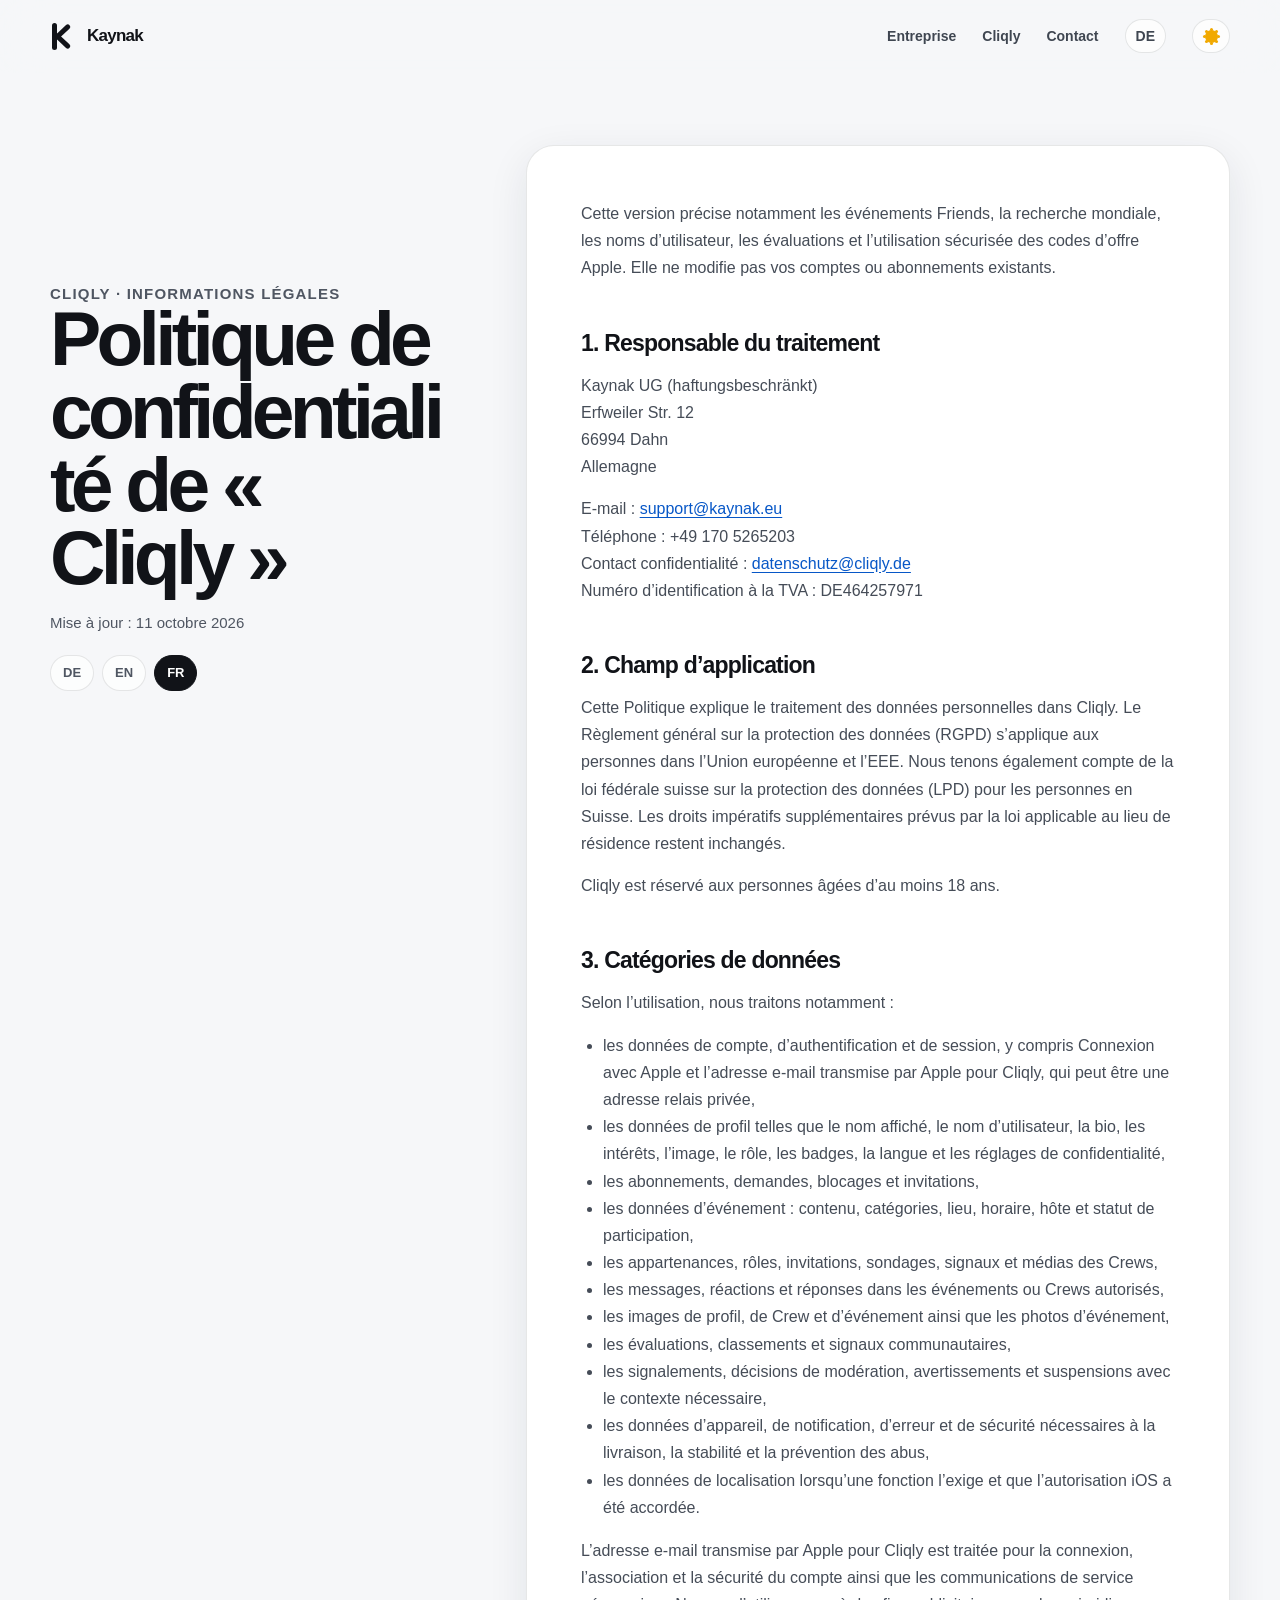
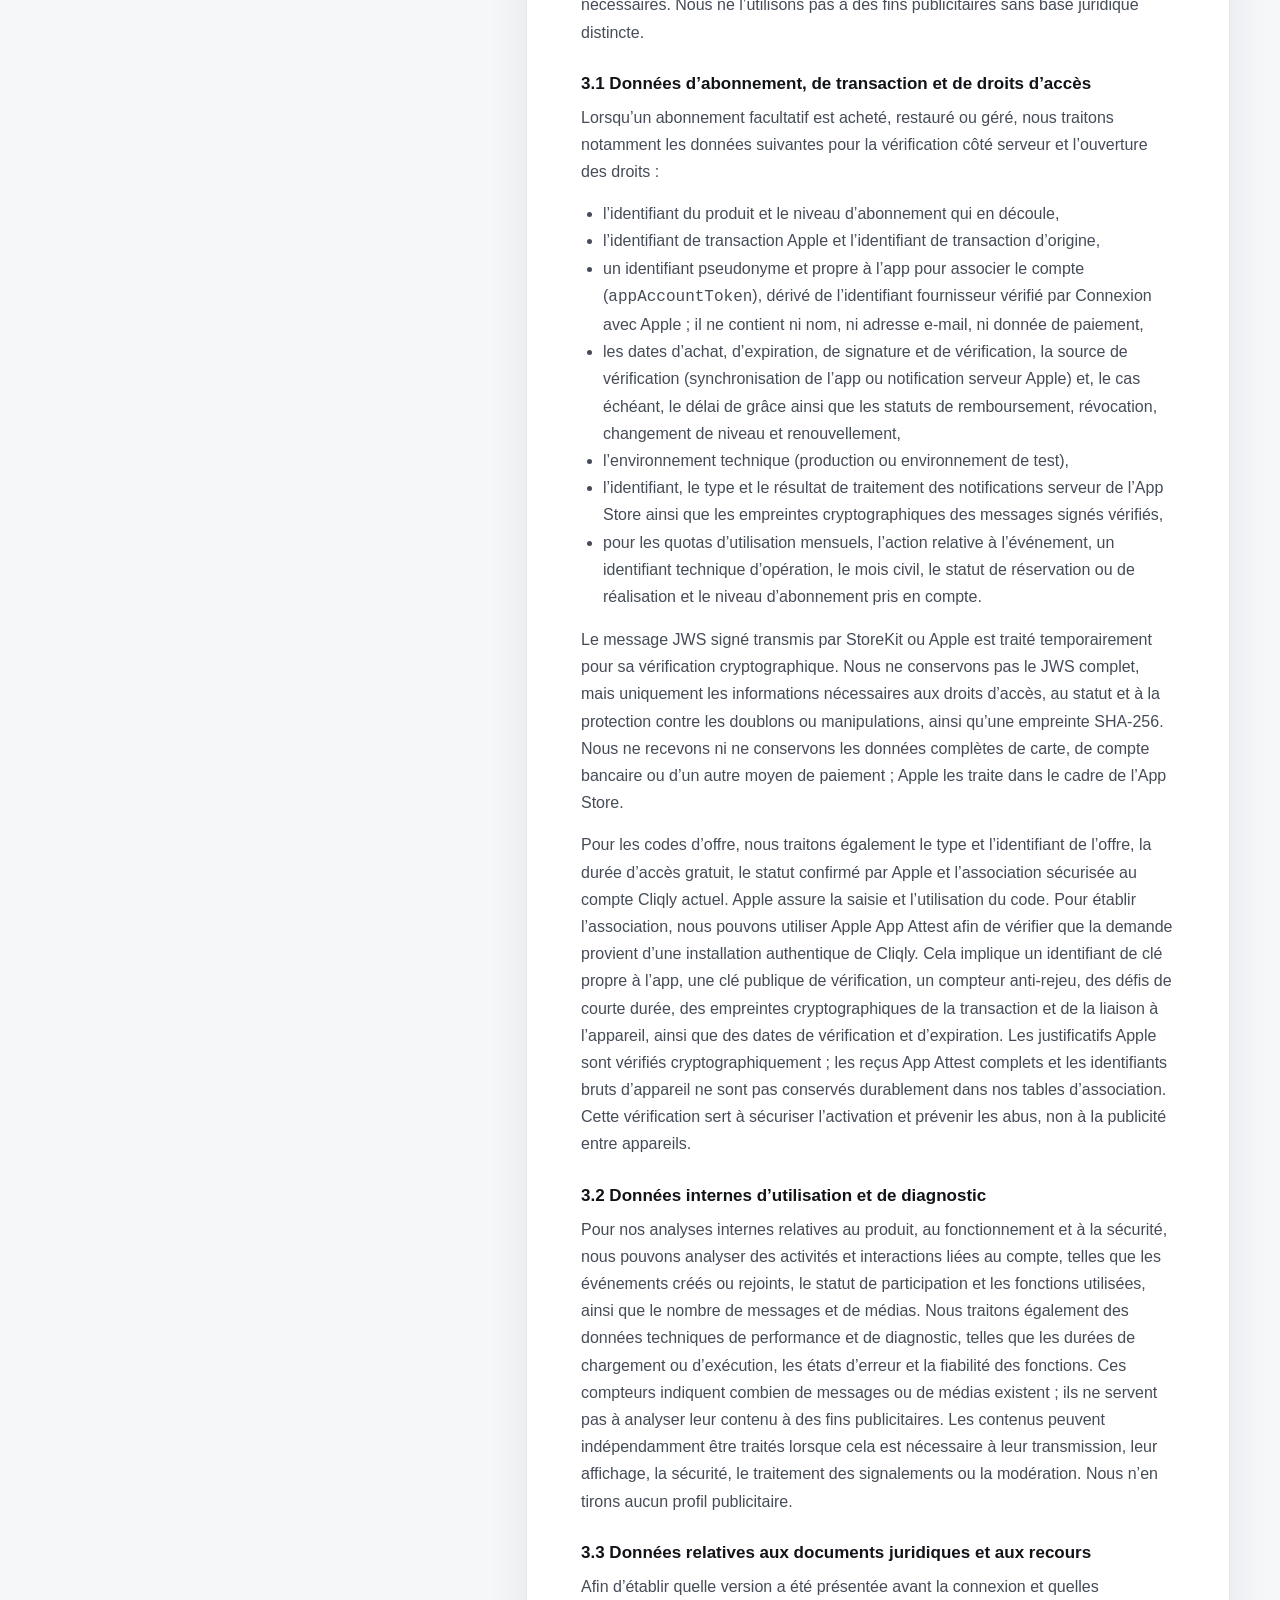
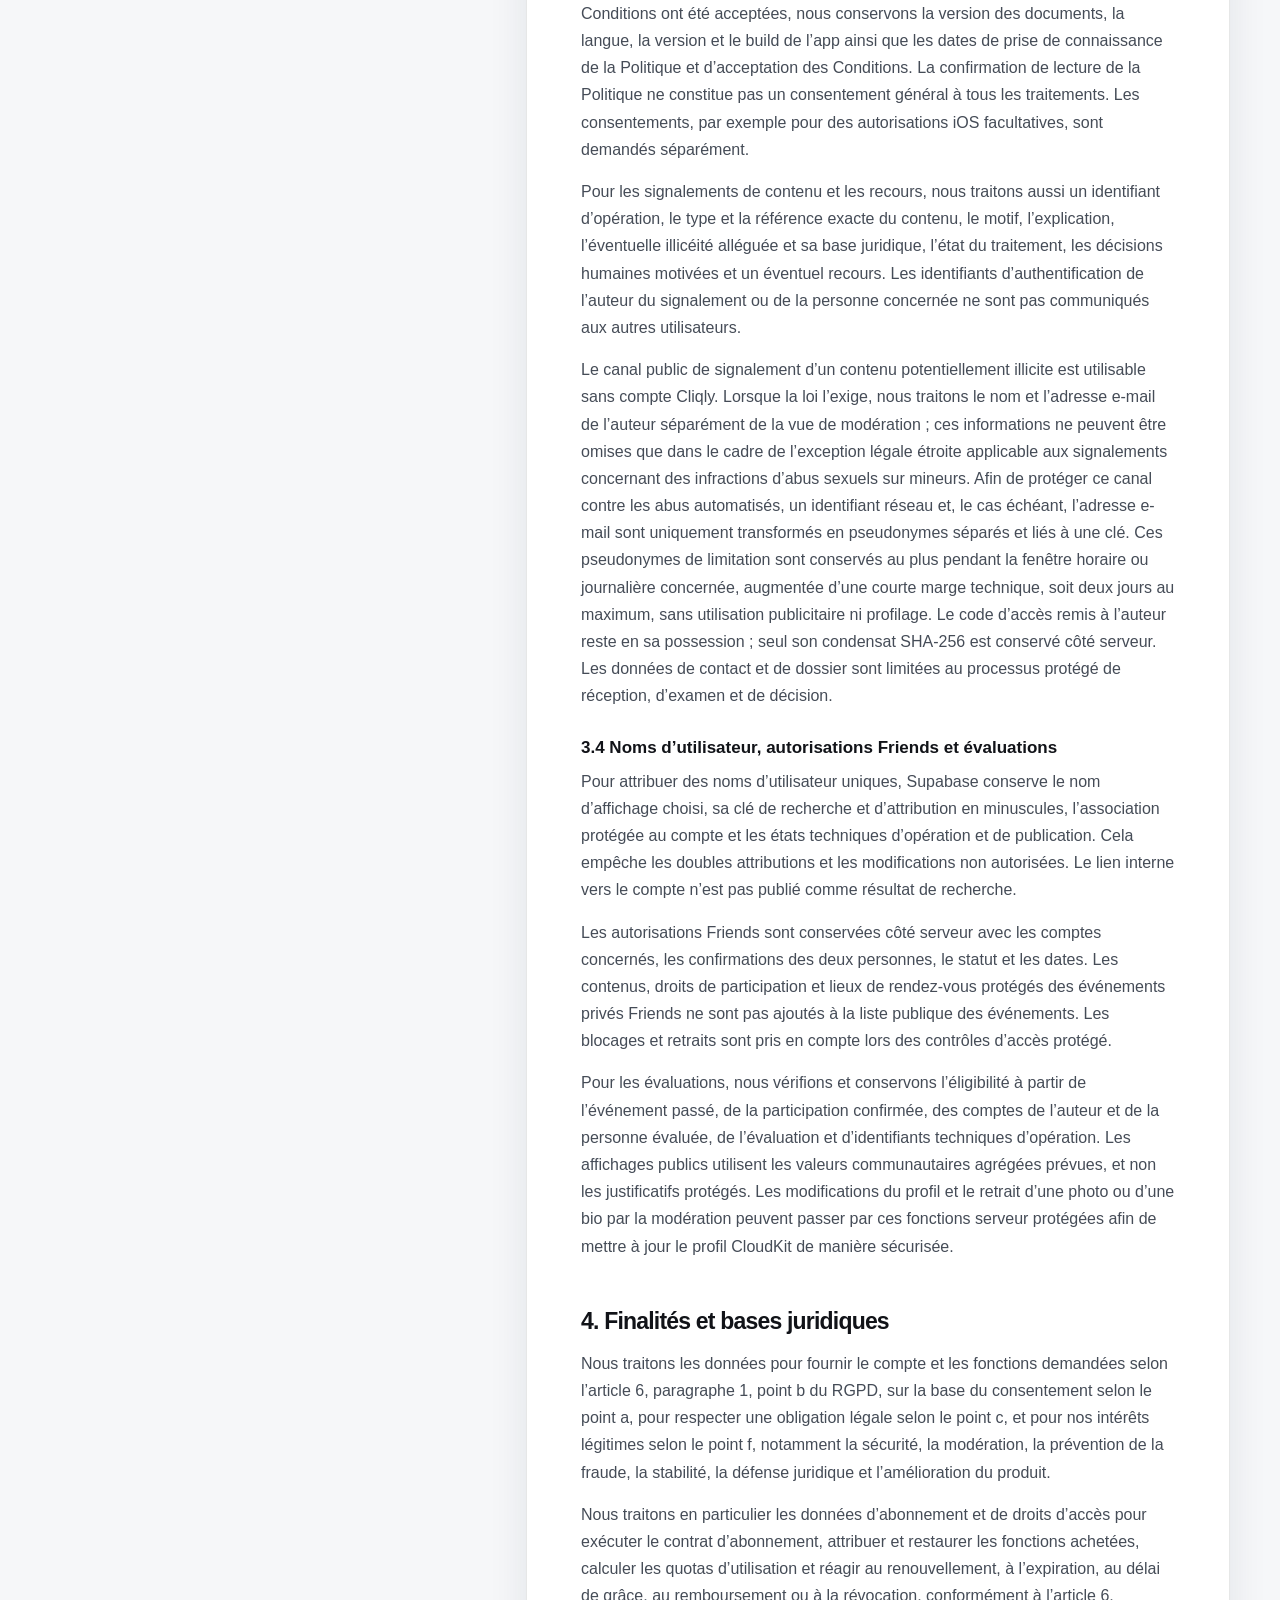
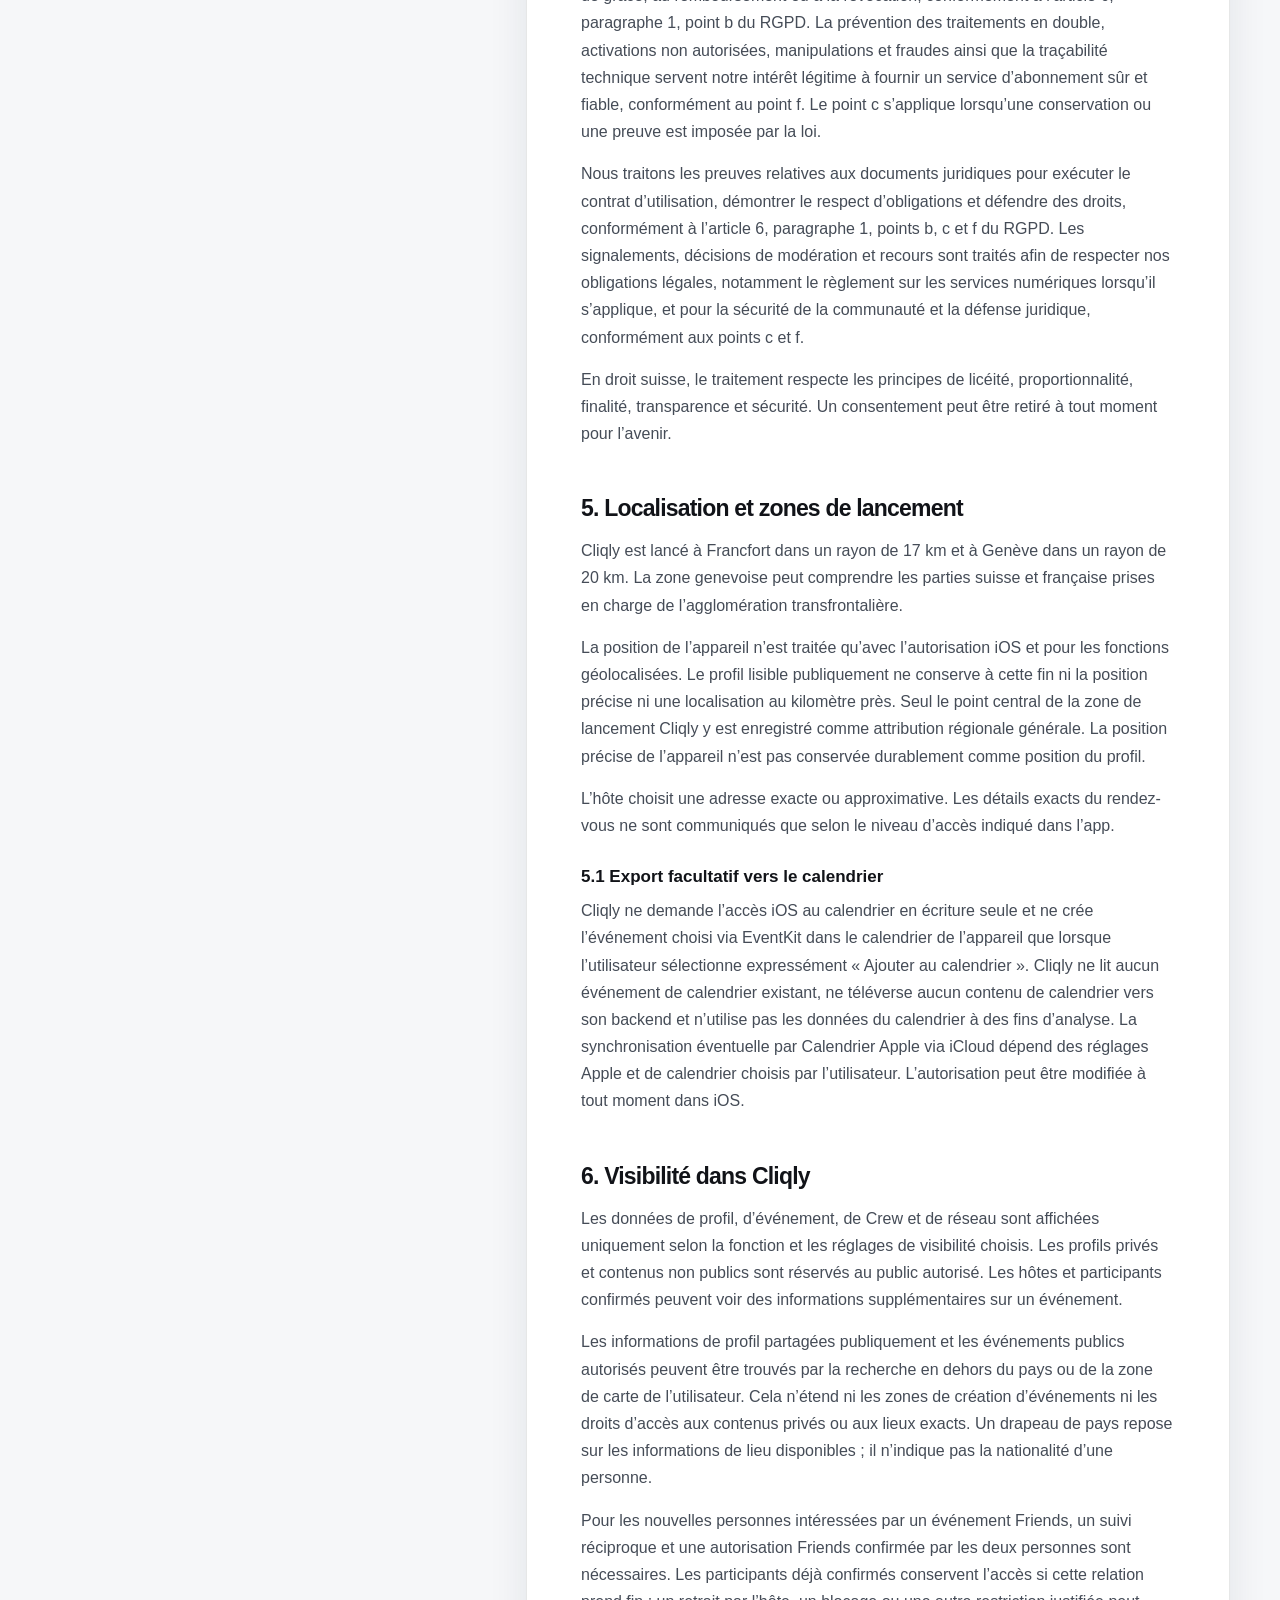
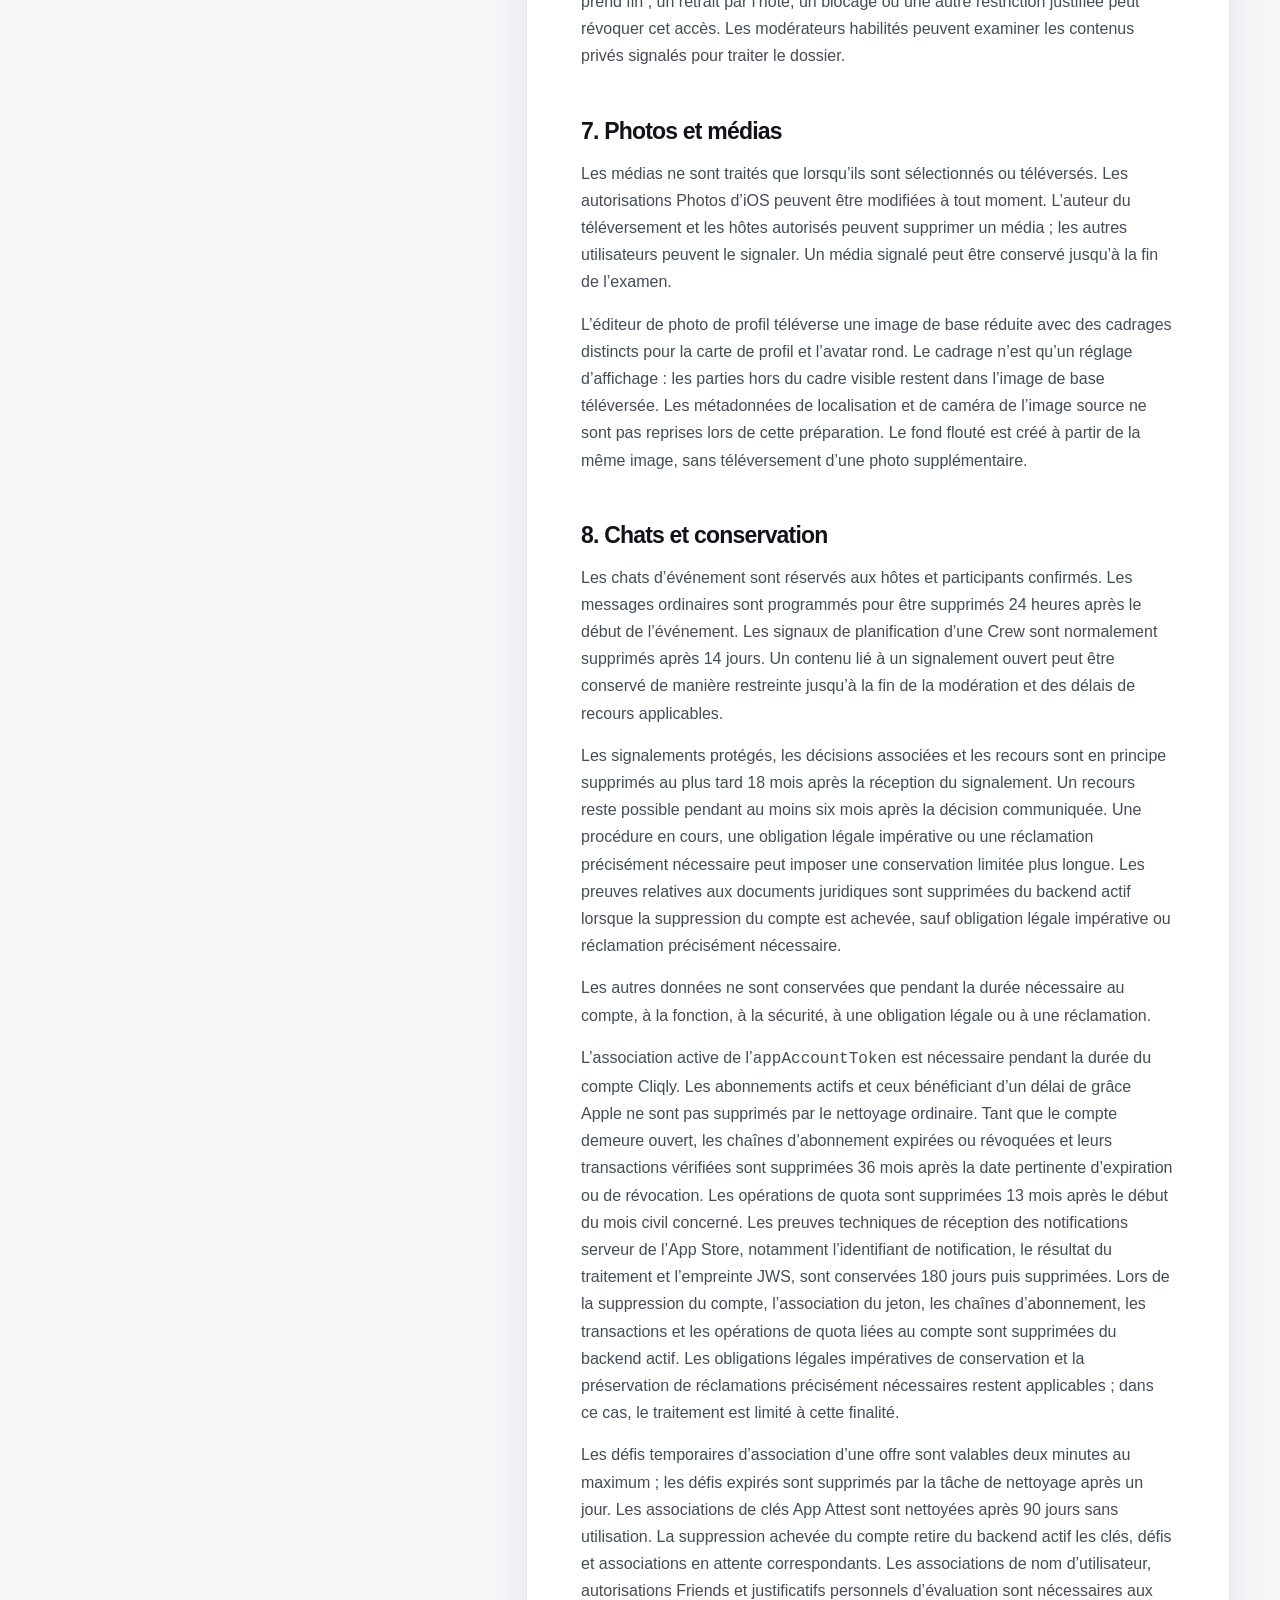
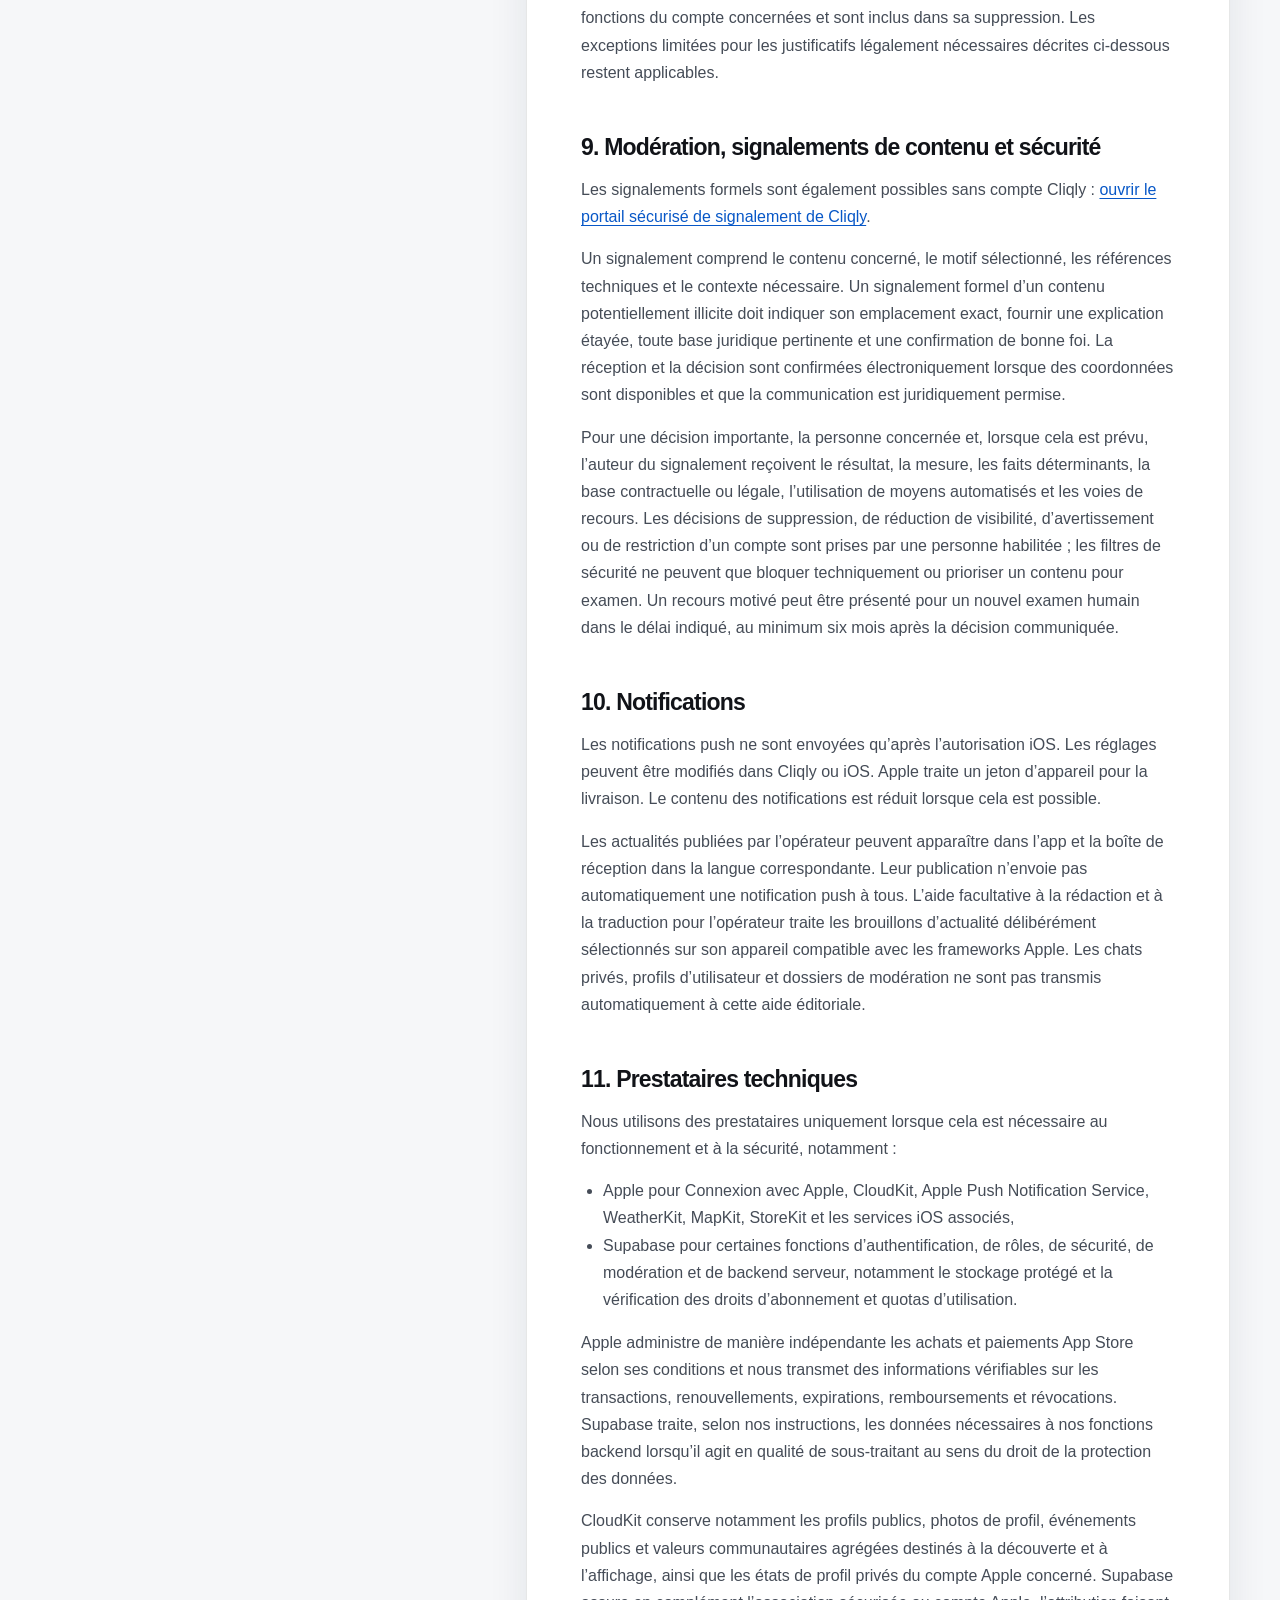
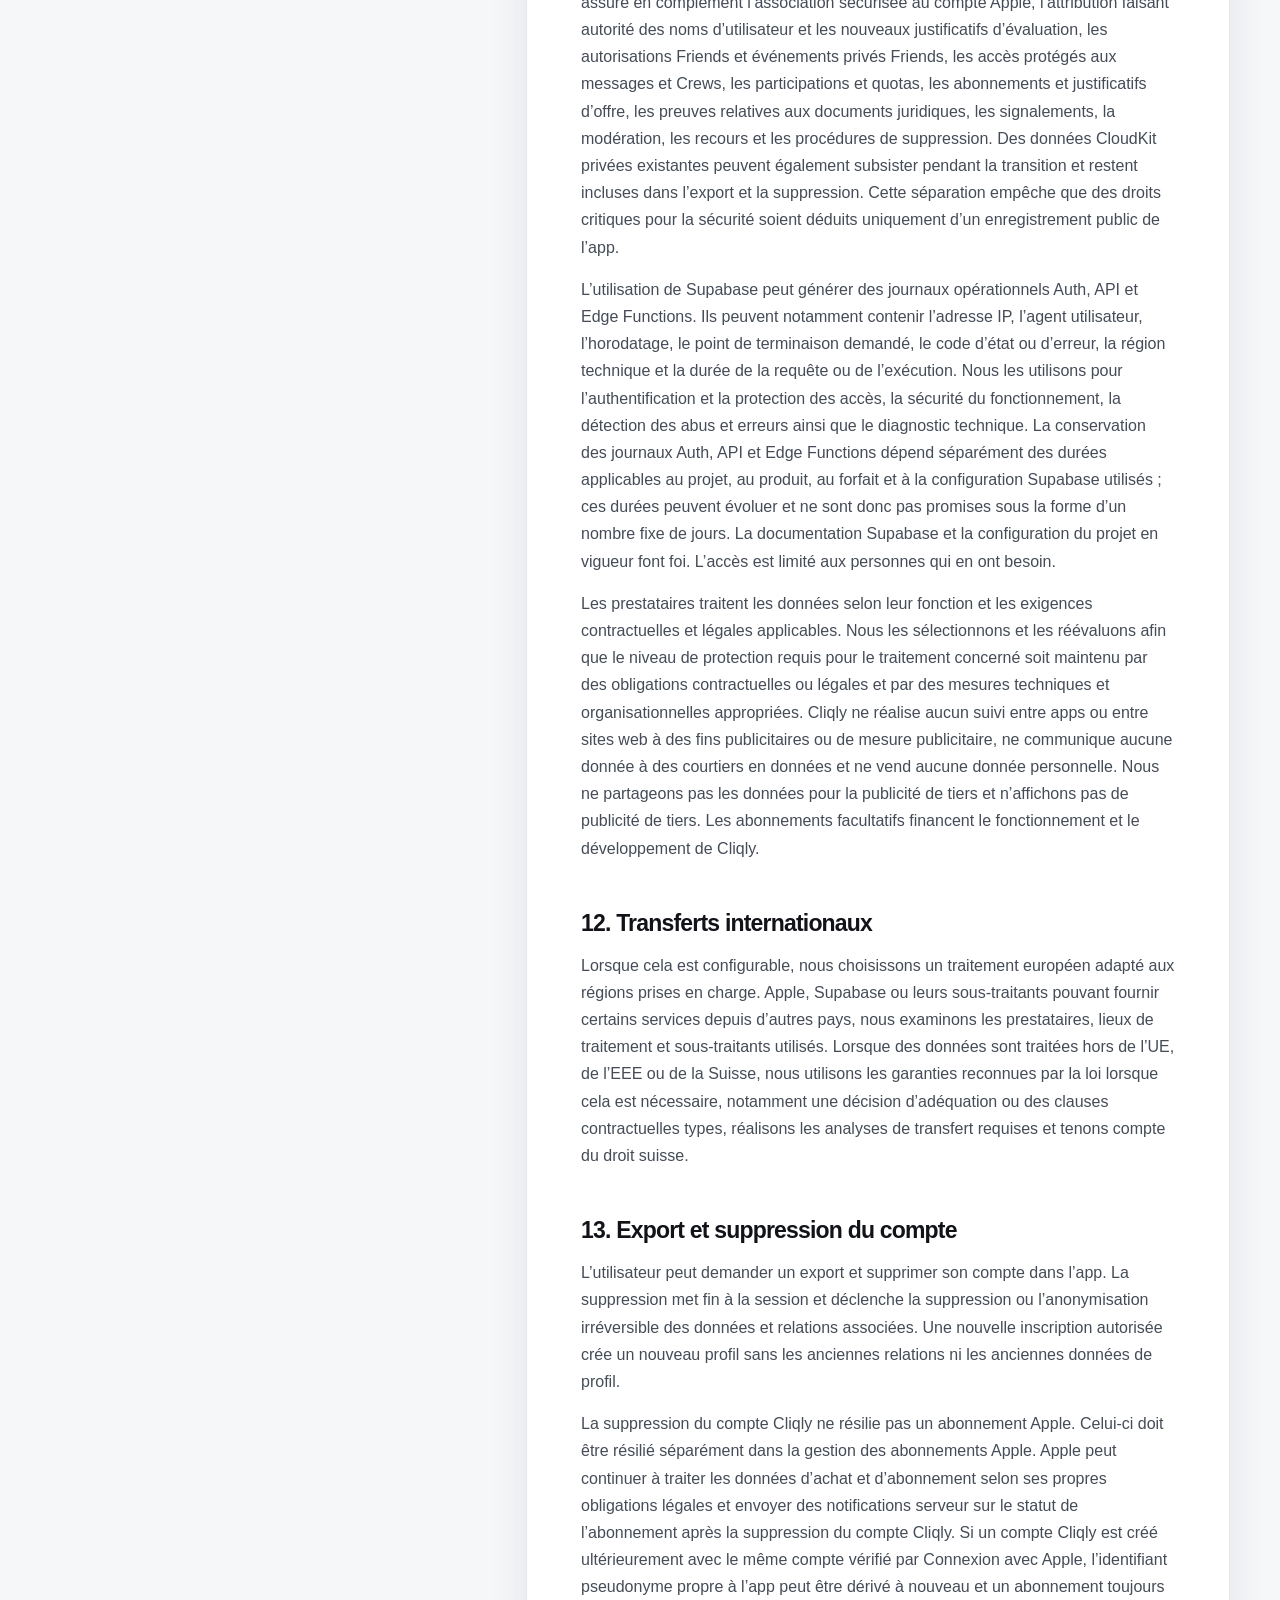
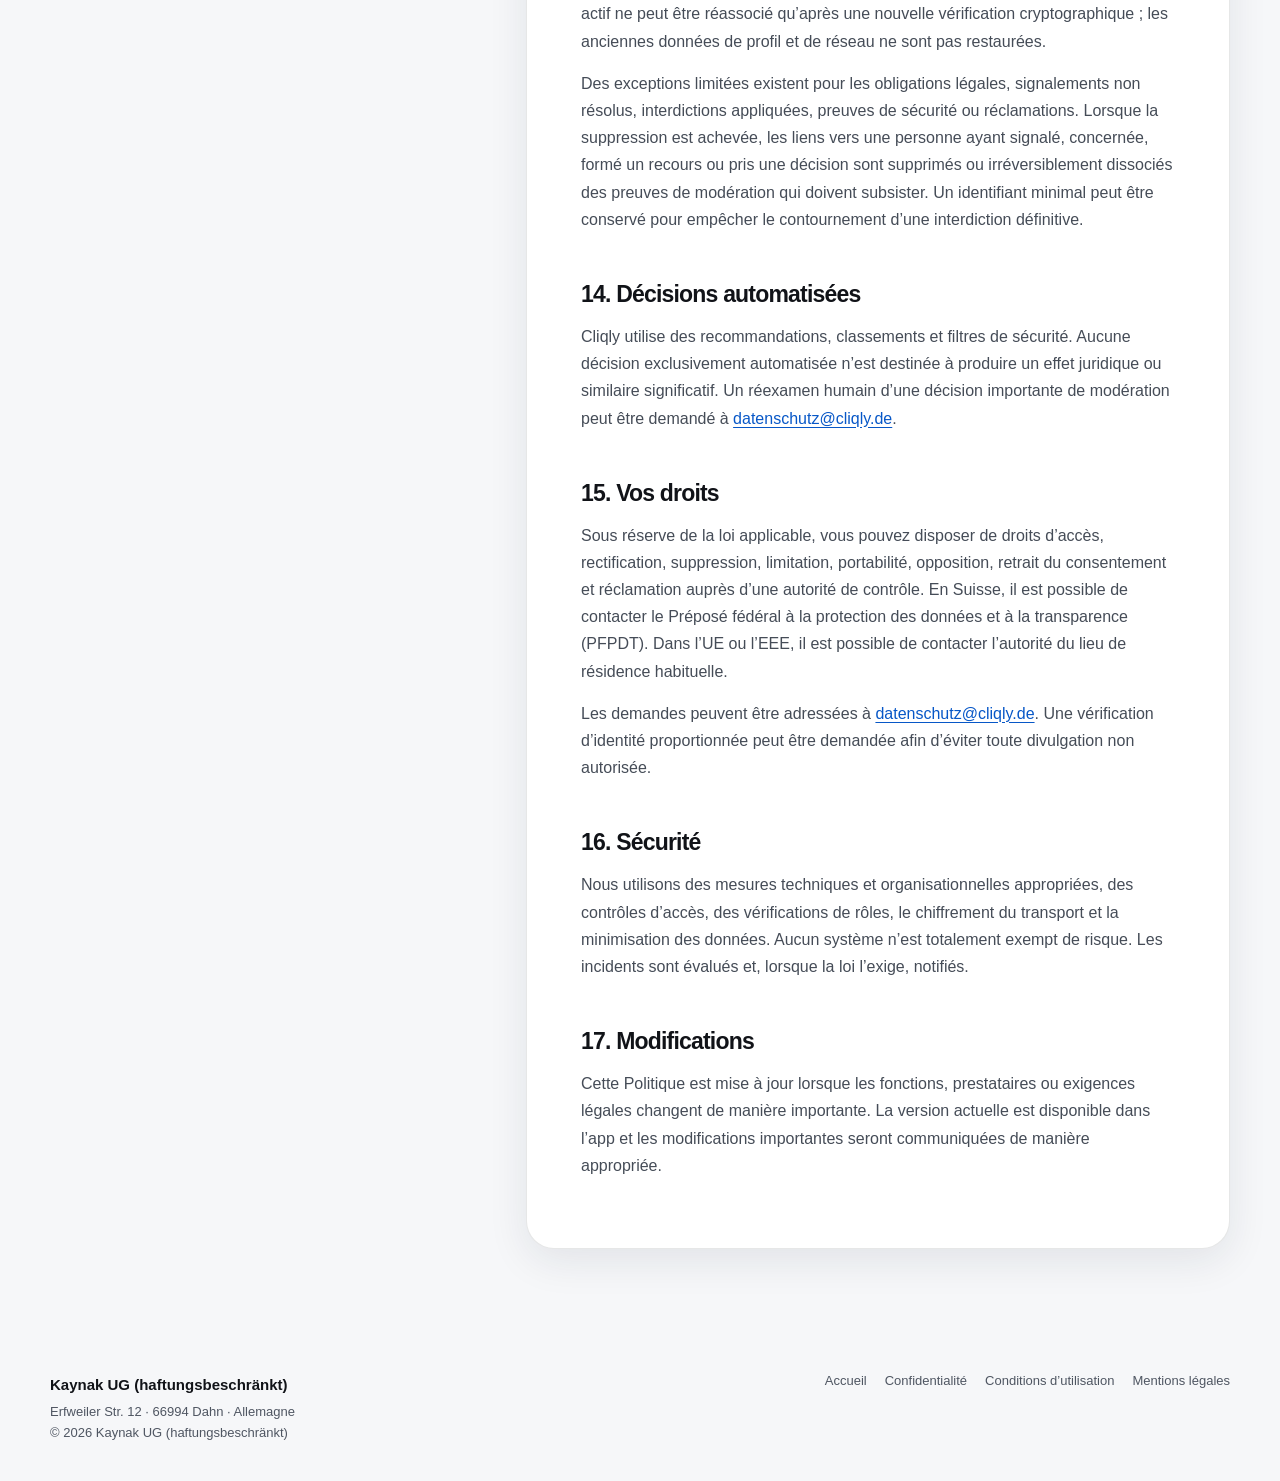
<file: fr/cliqly/confidentialite/index.html>
<!doctype html>
<html lang="fr">
  <head>
    <meta charset="utf-8" />
    <meta name="viewport" content="width=device-width, initial-scale=1" />
    <title>Politique de confidentialité de « Cliqly » – Kaynak UG (haftungsbeschränkt)</title>
    <meta name="description" content="Politique de confidentialité de l’application mobile Cliqly." />
    <meta name="theme-color" content="#f6f7f9" />
    <meta name="color-scheme" content="light dark" />
    <meta name="robots" content="index,follow" />
    <link rel="canonical" href="https://kaynak.eu/fr/cliqly/confidentialite/" />
    <link rel="alternate" hreflang="de" href="https://kaynak.eu/cliqly/datenschutz/" />
    <link rel="alternate" hreflang="en" href="https://kaynak.eu/en/cliqly/privacy/" />
    <link rel="alternate" hreflang="fr" href="https://kaynak.eu/fr/cliqly/confidentialite/" />
    <link rel="icon" href="/assets/kaynak-mark.png" type="image/png" />
    <script src="/assets/theme-init.js"></script>
    <link rel="stylesheet" href="/assets/styles.css" />
    <meta property="og:type" content="website" />
    <meta property="og:locale" content="fr_FR" />
    <meta property="og:site_name" content="Kaynak UG (haftungsbeschränkt)" />
    <meta property="og:title" content="Politique de confidentialité de « Cliqly » – Kaynak UG (haftungsbeschränkt)" />
    <meta property="og:description" content="Politique de confidentialité de l’application mobile Cliqly." />
    <meta property="og:url" content="https://kaynak.eu/fr/cliqly/confidentialite/" />
  </head>
  <body>
    <a class="skip-link" href="#content">Aller au contenu</a>
    <header class="site-header">
      <nav class="nav-shell" aria-label="Navigation principale">
        <a class="brand" href="/" aria-label="Accueil de Kaynak UG (haftungsbeschränkt)">
          <span class="brand-mark" aria-hidden="true"><span class="brand-stem"></span></span>
          <span>Kaynak</span>
        </a>
        <button
          class="menu-button"
          type="button"
          aria-label="Ouvrir la navigation"
          aria-controls="site-navigation"
          aria-expanded="false"
        >
          <span class="menu-icon" aria-hidden="true"></span>
        </button>
        <div class="nav-links" id="site-navigation">
          <a href="/#unternehmen">Entreprise</a>
          <a href="/#cliqly">Cliqly</a>
          <a href="/#kontakt">Contact</a>
          <a
            class="language-link"
            href="/cliqly/datenschutz/"
            lang="de"
            hreflang="de"
          >DE</a>
        </div>
      </nav>
    </header>

    <main class="legal-main" id="content">
      <div class="shell legal-layout">
        <div class="legal-heading">
          <p class="section-kicker">Cliqly · Informations légales</p>
          <h1>Politique de confidentialité de « Cliqly »</h1>
          <p>Mise à jour : 11 octobre 2026</p>
          <nav class="legal-language-switcher" aria-label="Language">
              <a href="/cliqly/datenschutz/" lang="de" hreflang="de">DE</a>
              <a href="/en/cliqly/privacy/" lang="en" hreflang="en">EN</a>
              <a href="/fr/cliqly/confidentialite/" lang="fr" hreflang="fr" aria-current="page">FR</a>
          </nav>
        </div>
        <article class="legal-content">
<!-- Source: Cliqly/Legal/Confidentialite_Cliqly_FR.md; SHA-256: d5b1b79364bd7e7045f003c4df43c78e90bc4a7e1de3bc6b06088afc9e320b01 -->
<p>Cette version précise notamment les événements Friends, la recherche mondiale, les noms d’utilisateur, les évaluations et l’utilisation sécurisée des codes d’offre Apple. Elle ne modifie pas vos comptes ou abonnements existants.</p>
<h2>1. Responsable du traitement</h2>
<p>Kaynak UG (haftungsbeschränkt)<br />Erfweiler Str. 12<br />66994 Dahn<br />Allemagne</p>
<p>E-mail : <a href="mailto:support@kaynak.eu">support@kaynak.eu</a><br />Téléphone : +49 170 5265203<br />Contact confidentialité : <a href="mailto:datenschutz@cliqly.de">datenschutz@cliqly.de</a><br />Numéro d’identification à la TVA : DE464257971</p>
<h2>2. Champ d’application</h2>
<p>Cette Politique explique le traitement des données personnelles dans Cliqly. Le Règlement général sur la protection des données (RGPD) s’applique aux personnes dans l’Union européenne et l’EEE. Nous tenons également compte de la loi fédérale suisse sur la protection des données (LPD) pour les personnes en Suisse. Les droits impératifs supplémentaires prévus par la loi applicable au lieu de résidence restent inchangés.</p>
<p>Cliqly est réservé aux personnes âgées d’au moins 18 ans.</p>
<h2>3. Catégories de données</h2>
<p>Selon l’utilisation, nous traitons notamment :</p>
<ul>
<li>les données de compte, d’authentification et de session, y compris Connexion avec Apple et l’adresse e-mail transmise par Apple pour Cliqly, qui peut être une adresse relais privée,</li>
<li>les données de profil telles que le nom affiché, le nom d’utilisateur, la bio, les intérêts, l’image, le rôle, les badges, la langue et les réglages de confidentialité,</li>
<li>les abonnements, demandes, blocages et invitations,</li>
<li>les données d’événement : contenu, catégories, lieu, horaire, hôte et statut de participation,</li>
<li>les appartenances, rôles, invitations, sondages, signaux et médias des Crews,</li>
<li>les messages, réactions et réponses dans les événements ou Crews autorisés,</li>
<li>les images de profil, de Crew et d’événement ainsi que les photos d’événement,</li>
<li>les évaluations, classements et signaux communautaires,</li>
<li>les signalements, décisions de modération, avertissements et suspensions avec le contexte nécessaire,</li>
<li>les données d’appareil, de notification, d’erreur et de sécurité nécessaires à la livraison, la stabilité et la prévention des abus,</li>
<li>les données de localisation lorsqu’une fonction l’exige et que l’autorisation iOS a été accordée.</li>
</ul>
<p>L’adresse e-mail transmise par Apple pour Cliqly est traitée pour la connexion, l’association et la sécurité du compte ainsi que les communications de service nécessaires. Nous ne l’utilisons pas à des fins publicitaires sans base juridique distincte.</p>
<h3>3.1 Données d’abonnement, de transaction et de droits d’accès</h3>
<p>Lorsqu’un abonnement facultatif est acheté, restauré ou géré, nous traitons notamment les données suivantes pour la vérification côté serveur et l’ouverture des droits :</p>
<ul>
<li>l’identifiant du produit et le niveau d’abonnement qui en découle,</li>
<li>l’identifiant de transaction Apple et l’identifiant de transaction d’origine,</li>
<li>un identifiant pseudonyme et propre à l’app pour associer le compte (<code>appAccountToken</code>), dérivé de l’identifiant fournisseur vérifié par Connexion avec Apple ; il ne contient ni nom, ni adresse e-mail, ni donnée de paiement,</li>
<li>les dates d’achat, d’expiration, de signature et de vérification, la source de vérification (synchronisation de l’app ou notification serveur Apple) et, le cas échéant, le délai de grâce ainsi que les statuts de remboursement, révocation, changement de niveau et renouvellement,</li>
<li>l’environnement technique (production ou environnement de test),</li>
<li>l’identifiant, le type et le résultat de traitement des notifications serveur de l’App Store ainsi que les empreintes cryptographiques des messages signés vérifiés,</li>
<li>pour les quotas d’utilisation mensuels, l’action relative à l’événement, un identifiant technique d’opération, le mois civil, le statut de réservation ou de réalisation et le niveau d’abonnement pris en compte.</li>
</ul>
<p>Le message JWS signé transmis par StoreKit ou Apple est traité temporairement pour sa vérification cryptographique. Nous ne conservons pas le JWS complet, mais uniquement les informations nécessaires aux droits d’accès, au statut et à la protection contre les doublons ou manipulations, ainsi qu’une empreinte SHA-256. Nous ne recevons ni ne conservons les données complètes de carte, de compte bancaire ou d’un autre moyen de paiement ; Apple les traite dans le cadre de l’App Store.</p>
<p>Pour les codes d’offre, nous traitons également le type et l’identifiant de l’offre, la durée d’accès gratuit, le statut confirmé par Apple et l’association sécurisée au compte Cliqly actuel. Apple assure la saisie et l’utilisation du code. Pour établir l’association, nous pouvons utiliser Apple App Attest afin de vérifier que la demande provient d’une installation authentique de Cliqly. Cela implique un identifiant de clé propre à l’app, une clé publique de vérification, un compteur anti-rejeu, des défis de courte durée, des empreintes cryptographiques de la transaction et de la liaison à l’appareil, ainsi que des dates de vérification et d’expiration. Les justificatifs Apple sont vérifiés cryptographiquement ; les reçus App Attest complets et les identifiants bruts d’appareil ne sont pas conservés durablement dans nos tables d’association. Cette vérification sert à sécuriser l’activation et prévenir les abus, non à la publicité entre appareils.</p>
<h3>3.2 Données internes d’utilisation et de diagnostic</h3>
<p>Pour nos analyses internes relatives au produit, au fonctionnement et à la sécurité, nous pouvons analyser des activités et interactions liées au compte, telles que les événements créés ou rejoints, le statut de participation et les fonctions utilisées, ainsi que le nombre de messages et de médias. Nous traitons également des données techniques de performance et de diagnostic, telles que les durées de chargement ou d’exécution, les états d’erreur et la fiabilité des fonctions. Ces compteurs indiquent combien de messages ou de médias existent ; ils ne servent pas à analyser leur contenu à des fins publicitaires. Les contenus peuvent indépendamment être traités lorsque cela est nécessaire à leur transmission, leur affichage, la sécurité, le traitement des signalements ou la modération. Nous n’en tirons aucun profil publicitaire.</p>
<h3>3.3 Données relatives aux documents juridiques et aux recours</h3>
<p>Afin d’établir quelle version a été présentée avant la connexion et quelles Conditions ont été acceptées, nous conservons la version des documents, la langue, la version et le build de l’app ainsi que les dates de prise de connaissance de la Politique et d’acceptation des Conditions. La confirmation de lecture de la Politique ne constitue pas un consentement général à tous les traitements. Les consentements, par exemple pour des autorisations iOS facultatives, sont demandés séparément.</p>
<p>Pour les signalements de contenu et les recours, nous traitons aussi un identifiant d’opération, le type et la référence exacte du contenu, le motif, l’explication, l’éventuelle illicéité alléguée et sa base juridique, l’état du traitement, les décisions humaines motivées et un éventuel recours. Les identifiants d’authentification de l’auteur du signalement ou de la personne concernée ne sont pas communiqués aux autres utilisateurs.</p>
<p>Le canal public de signalement d’un contenu potentiellement illicite est utilisable sans compte Cliqly. Lorsque la loi l’exige, nous traitons le nom et l’adresse e-mail de l’auteur séparément de la vue de modération ; ces informations ne peuvent être omises que dans le cadre de l’exception légale étroite applicable aux signalements concernant des infractions d’abus sexuels sur mineurs. Afin de protéger ce canal contre les abus automatisés, un identifiant réseau et, le cas échéant, l’adresse e-mail sont uniquement transformés en pseudonymes séparés et liés à une clé. Ces pseudonymes de limitation sont conservés au plus pendant la fenêtre horaire ou journalière concernée, augmentée d’une courte marge technique, soit deux jours au maximum, sans utilisation publicitaire ni profilage. Le code d’accès remis à l’auteur reste en sa possession ; seul son condensat SHA-256 est conservé côté serveur. Les données de contact et de dossier sont limitées au processus protégé de réception, d’examen et de décision.</p>
<h3>3.4 Noms d’utilisateur, autorisations Friends et évaluations</h3>
<p>Pour attribuer des noms d’utilisateur uniques, Supabase conserve le nom d’affichage choisi, sa clé de recherche et d’attribution en minuscules, l’association protégée au compte et les états techniques d’opération et de publication. Cela empêche les doubles attributions et les modifications non autorisées. Le lien interne vers le compte n’est pas publié comme résultat de recherche.</p>
<p>Les autorisations Friends sont conservées côté serveur avec les comptes concernés, les confirmations des deux personnes, le statut et les dates. Les contenus, droits de participation et lieux de rendez-vous protégés des événements privés Friends ne sont pas ajoutés à la liste publique des événements. Les blocages et retraits sont pris en compte lors des contrôles d’accès protégé.</p>
<p>Pour les évaluations, nous vérifions et conservons l’éligibilité à partir de l’événement passé, de la participation confirmée, des comptes de l’auteur et de la personne évaluée, de l’évaluation et d’identifiants techniques d’opération. Les affichages publics utilisent les valeurs communautaires agrégées prévues, et non les justificatifs protégés. Les modifications du profil et le retrait d’une photo ou d’une bio par la modération peuvent passer par ces fonctions serveur protégées afin de mettre à jour le profil CloudKit de manière sécurisée.</p>
<h2>4. Finalités et bases juridiques</h2>
<p>Nous traitons les données pour fournir le compte et les fonctions demandées selon l’article 6, paragraphe 1, point b du RGPD, sur la base du consentement selon le point a, pour respecter une obligation légale selon le point c, et pour nos intérêts légitimes selon le point f, notamment la sécurité, la modération, la prévention de la fraude, la stabilité, la défense juridique et l’amélioration du produit.</p>
<p>Nous traitons en particulier les données d’abonnement et de droits d’accès pour exécuter le contrat d’abonnement, attribuer et restaurer les fonctions achetées, calculer les quotas d’utilisation et réagir au renouvellement, à l’expiration, au délai de grâce, au remboursement ou à la révocation, conformément à l’article 6, paragraphe 1, point b du RGPD. La prévention des traitements en double, activations non autorisées, manipulations et fraudes ainsi que la traçabilité technique servent notre intérêt légitime à fournir un service d’abonnement sûr et fiable, conformément au point f. Le point c s’applique lorsqu’une conservation ou une preuve est imposée par la loi.</p>
<p>Nous traitons les preuves relatives aux documents juridiques pour exécuter le contrat d’utilisation, démontrer le respect d’obligations et défendre des droits, conformément à l’article 6, paragraphe 1, points b, c et f du RGPD. Les signalements, décisions de modération et recours sont traités afin de respecter nos obligations légales, notamment le règlement sur les services numériques lorsqu’il s’applique, et pour la sécurité de la communauté et la défense juridique, conformément aux points c et f.</p>
<p>En droit suisse, le traitement respecte les principes de licéité, proportionnalité, finalité, transparence et sécurité. Un consentement peut être retiré à tout moment pour l’avenir.</p>
<h2>5. Localisation et zones de lancement</h2>
<p>Cliqly est lancé à Francfort dans un rayon de 17 km et à Genève dans un rayon de 20 km. La zone genevoise peut comprendre les parties suisse et française prises en charge de l’agglomération transfrontalière.</p>
<p>La position de l’appareil n’est traitée qu’avec l’autorisation iOS et pour les fonctions géolocalisées. Le profil lisible publiquement ne conserve à cette fin ni la position précise ni une localisation au kilomètre près. Seul le point central de la zone de lancement Cliqly y est enregistré comme attribution régionale générale. La position précise de l’appareil n’est pas conservée durablement comme position du profil.</p>
<p>L’hôte choisit une adresse exacte ou approximative. Les détails exacts du rendez-vous ne sont communiqués que selon le niveau d’accès indiqué dans l’app.</p>
<h3>5.1 Export facultatif vers le calendrier</h3>
<p>Cliqly ne demande l’accès iOS au calendrier en écriture seule et ne crée l’événement choisi via EventKit dans le calendrier de l’appareil que lorsque l’utilisateur sélectionne expressément « Ajouter au calendrier ». Cliqly ne lit aucun événement de calendrier existant, ne téléverse aucun contenu de calendrier vers son backend et n’utilise pas les données du calendrier à des fins d’analyse. La synchronisation éventuelle par Calendrier Apple via iCloud dépend des réglages Apple et de calendrier choisis par l’utilisateur. L’autorisation peut être modifiée à tout moment dans iOS.</p>
<h2>6. Visibilité dans Cliqly</h2>
<p>Les données de profil, d’événement, de Crew et de réseau sont affichées uniquement selon la fonction et les réglages de visibilité choisis. Les profils privés et contenus non publics sont réservés au public autorisé. Les hôtes et participants confirmés peuvent voir des informations supplémentaires sur un événement.</p>
<p>Les informations de profil partagées publiquement et les événements publics autorisés peuvent être trouvés par la recherche en dehors du pays ou de la zone de carte de l’utilisateur. Cela n’étend ni les zones de création d’événements ni les droits d’accès aux contenus privés ou aux lieux exacts. Un drapeau de pays repose sur les informations de lieu disponibles ; il n’indique pas la nationalité d’une personne.</p>
<p>Pour les nouvelles personnes intéressées par un événement Friends, un suivi réciproque et une autorisation Friends confirmée par les deux personnes sont nécessaires. Les participants déjà confirmés conservent l’accès si cette relation prend fin ; un retrait par l’hôte, un blocage ou une autre restriction justifiée peut révoquer cet accès. Les modérateurs habilités peuvent examiner les contenus privés signalés pour traiter le dossier.</p>
<h2>7. Photos et médias</h2>
<p>Les médias ne sont traités que lorsqu’ils sont sélectionnés ou téléversés. Les autorisations Photos d’iOS peuvent être modifiées à tout moment. L’auteur du téléversement et les hôtes autorisés peuvent supprimer un média ; les autres utilisateurs peuvent le signaler. Un média signalé peut être conservé jusqu’à la fin de l’examen.</p>
<p>L’éditeur de photo de profil téléverse une image de base réduite avec des cadrages distincts pour la carte de profil et l’avatar rond. Le cadrage n’est qu’un réglage d’affichage : les parties hors du cadre visible restent dans l’image de base téléversée. Les métadonnées de localisation et de caméra de l’image source ne sont pas reprises lors de cette préparation. Le fond flouté est créé à partir de la même image, sans téléversement d’une photo supplémentaire.</p>
<h2>8. Chats et conservation</h2>
<p>Les chats d’événement sont réservés aux hôtes et participants confirmés. Les messages ordinaires sont programmés pour être supprimés 24 heures après le début de l’événement. Les signaux de planification d’une Crew sont normalement supprimés après 14 jours. Un contenu lié à un signalement ouvert peut être conservé de manière restreinte jusqu’à la fin de la modération et des délais de recours applicables.</p>
<p>Les signalements protégés, les décisions associées et les recours sont en principe supprimés au plus tard 18 mois après la réception du signalement. Un recours reste possible pendant au moins six mois après la décision communiquée. Une procédure en cours, une obligation légale impérative ou une réclamation précisément nécessaire peut imposer une conservation limitée plus longue. Les preuves relatives aux documents juridiques sont supprimées du backend actif lorsque la suppression du compte est achevée, sauf obligation légale impérative ou réclamation précisément nécessaire.</p>
<p>Les autres données ne sont conservées que pendant la durée nécessaire au compte, à la fonction, à la sécurité, à une obligation légale ou à une réclamation.</p>
<p>L’association active de l’<code>appAccountToken</code> est nécessaire pendant la durée du compte Cliqly. Les abonnements actifs et ceux bénéficiant d’un délai de grâce Apple ne sont pas supprimés par le nettoyage ordinaire. Tant que le compte demeure ouvert, les chaînes d’abonnement expirées ou révoquées et leurs transactions vérifiées sont supprimées 36 mois après la date pertinente d’expiration ou de révocation. Les opérations de quota sont supprimées 13 mois après le début du mois civil concerné. Les preuves techniques de réception des notifications serveur de l’App Store, notamment l’identifiant de notification, le résultat du traitement et l’empreinte JWS, sont conservées 180 jours puis supprimées. Lors de la suppression du compte, l’association du jeton, les chaînes d’abonnement, les transactions et les opérations de quota liées au compte sont supprimées du backend actif. Les obligations légales impératives de conservation et la préservation de réclamations précisément nécessaires restent applicables ; dans ce cas, le traitement est limité à cette finalité.</p>
<p>Les défis temporaires d’association d’une offre sont valables deux minutes au maximum ; les défis expirés sont supprimés par la tâche de nettoyage après un jour. Les associations de clés App Attest sont nettoyées après 90 jours sans utilisation. La suppression achevée du compte retire du backend actif les clés, défis et associations en attente correspondants. Les associations de nom d’utilisateur, autorisations Friends et justificatifs personnels d’évaluation sont nécessaires aux fonctions du compte concernées et sont inclus dans sa suppression. Les exceptions limitées pour les justificatifs légalement nécessaires décrites ci-dessous restent applicables.</p>
<h2>9. Modération, signalements de contenu et sécurité</h2>
<p>Les signalements formels sont également possibles sans compte Cliqly : <a href="https://kaynak.eu/cliqly/meldestelle/?lang=fr">ouvrir le portail sécurisé de signalement de Cliqly</a>.</p>
<p>Un signalement comprend le contenu concerné, le motif sélectionné, les références techniques et le contexte nécessaire. Un signalement formel d’un contenu potentiellement illicite doit indiquer son emplacement exact, fournir une explication étayée, toute base juridique pertinente et une confirmation de bonne foi. La réception et la décision sont confirmées électroniquement lorsque des coordonnées sont disponibles et que la communication est juridiquement permise.</p>
<p>Pour une décision importante, la personne concernée et, lorsque cela est prévu, l’auteur du signalement reçoivent le résultat, la mesure, les faits déterminants, la base contractuelle ou légale, l’utilisation de moyens automatisés et les voies de recours. Les décisions de suppression, de réduction de visibilité, d’avertissement ou de restriction d’un compte sont prises par une personne habilitée ; les filtres de sécurité ne peuvent que bloquer techniquement ou prioriser un contenu pour examen. Un recours motivé peut être présenté pour un nouvel examen humain dans le délai indiqué, au minimum six mois après la décision communiquée.</p>
<h2>10. Notifications</h2>
<p>Les notifications push ne sont envoyées qu’après l’autorisation iOS. Les réglages peuvent être modifiés dans Cliqly ou iOS. Apple traite un jeton d’appareil pour la livraison. Le contenu des notifications est réduit lorsque cela est possible.</p>
<p>Les actualités publiées par l’opérateur peuvent apparaître dans l’app et la boîte de réception dans la langue correspondante. Leur publication n’envoie pas automatiquement une notification push à tous. L’aide facultative à la rédaction et à la traduction pour l’opérateur traite les brouillons d’actualité délibérément sélectionnés sur son appareil compatible avec les frameworks Apple. Les chats privés, profils d’utilisateur et dossiers de modération ne sont pas transmis automatiquement à cette aide éditoriale.</p>
<h2>11. Prestataires techniques</h2>
<p>Nous utilisons des prestataires uniquement lorsque cela est nécessaire au fonctionnement et à la sécurité, notamment :</p>
<ul>
<li>Apple pour Connexion avec Apple, CloudKit, Apple Push Notification Service, WeatherKit, MapKit, StoreKit et les services iOS associés,</li>
<li>Supabase pour certaines fonctions d’authentification, de rôles, de sécurité, de modération et de backend serveur, notamment le stockage protégé et la vérification des droits d’abonnement et quotas d’utilisation.</li>
</ul>
<p>Apple administre de manière indépendante les achats et paiements App Store selon ses conditions et nous transmet des informations vérifiables sur les transactions, renouvellements, expirations, remboursements et révocations. Supabase traite, selon nos instructions, les données nécessaires à nos fonctions backend lorsqu’il agit en qualité de sous-traitant au sens du droit de la protection des données.</p>
<p>CloudKit conserve notamment les profils publics, photos de profil, événements publics et valeurs communautaires agrégées destinés à la découverte et à l’affichage, ainsi que les états de profil privés du compte Apple concerné. Supabase assure en complément l’association sécurisée au compte Apple, l’attribution faisant autorité des noms d’utilisateur et les nouveaux justificatifs d’évaluation, les autorisations Friends et événements privés Friends, les accès protégés aux messages et Crews, les participations et quotas, les abonnements et justificatifs d’offre, les preuves relatives aux documents juridiques, les signalements, la modération, les recours et les procédures de suppression. Des données CloudKit privées existantes peuvent également subsister pendant la transition et restent incluses dans l’export et la suppression. Cette séparation empêche que des droits critiques pour la sécurité soient déduits uniquement d’un enregistrement public de l’app.</p>
<p>L’utilisation de Supabase peut générer des journaux opérationnels Auth, API et Edge Functions. Ils peuvent notamment contenir l’adresse IP, l’agent utilisateur, l’horodatage, le point de terminaison demandé, le code d’état ou d’erreur, la région technique et la durée de la requête ou de l’exécution. Nous les utilisons pour l’authentification et la protection des accès, la sécurité du fonctionnement, la détection des abus et erreurs ainsi que le diagnostic technique. La conservation des journaux Auth, API et Edge Functions dépend séparément des durées applicables au projet, au produit, au forfait et à la configuration Supabase utilisés ; ces durées peuvent évoluer et ne sont donc pas promises sous la forme d’un nombre fixe de jours. La documentation Supabase et la configuration du projet en vigueur font foi. L’accès est limité aux personnes qui en ont besoin.</p>
<p>Les prestataires traitent les données selon leur fonction et les exigences contractuelles et légales applicables. Nous les sélectionnons et les réévaluons afin que le niveau de protection requis pour le traitement concerné soit maintenu par des obligations contractuelles ou légales et par des mesures techniques et organisationnelles appropriées. Cliqly ne réalise aucun suivi entre apps ou entre sites web à des fins publicitaires ou de mesure publicitaire, ne communique aucune donnée à des courtiers en données et ne vend aucune donnée personnelle. Nous ne partageons pas les données pour la publicité de tiers et n’affichons pas de publicité de tiers. Les abonnements facultatifs financent le fonctionnement et le développement de Cliqly.</p>
<h2>12. Transferts internationaux</h2>
<p>Lorsque cela est configurable, nous choisissons un traitement européen adapté aux régions prises en charge. Apple, Supabase ou leurs sous-traitants pouvant fournir certains services depuis d’autres pays, nous examinons les prestataires, lieux de traitement et sous-traitants utilisés. Lorsque des données sont traitées hors de l’UE, de l’EEE ou de la Suisse, nous utilisons les garanties reconnues par la loi lorsque cela est nécessaire, notamment une décision d’adéquation ou des clauses contractuelles types, réalisons les analyses de transfert requises et tenons compte du droit suisse.</p>
<h2>13. Export et suppression du compte</h2>
<p>L’utilisateur peut demander un export et supprimer son compte dans l’app. La suppression met fin à la session et déclenche la suppression ou l’anonymisation irréversible des données et relations associées. Une nouvelle inscription autorisée crée un nouveau profil sans les anciennes relations ni les anciennes données de profil.</p>
<p>La suppression du compte Cliqly ne résilie pas un abonnement Apple. Celui-ci doit être résilié séparément dans la gestion des abonnements Apple. Apple peut continuer à traiter les données d’achat et d’abonnement selon ses propres obligations légales et envoyer des notifications serveur sur le statut de l’abonnement après la suppression du compte Cliqly. Si un compte Cliqly est créé ultérieurement avec le même compte vérifié par Connexion avec Apple, l’identifiant pseudonyme propre à l’app peut être dérivé à nouveau et un abonnement toujours actif ne peut être réassocié qu’après une nouvelle vérification cryptographique ; les anciennes données de profil et de réseau ne sont pas restaurées.</p>
<p>Des exceptions limitées existent pour les obligations légales, signalements non résolus, interdictions appliquées, preuves de sécurité ou réclamations. Lorsque la suppression est achevée, les liens vers une personne ayant signalé, concernée, formé un recours ou pris une décision sont supprimés ou irréversiblement dissociés des preuves de modération qui doivent subsister. Un identifiant minimal peut être conservé pour empêcher le contournement d’une interdiction définitive.</p>
<h2>14. Décisions automatisées</h2>
<p>Cliqly utilise des recommandations, classements et filtres de sécurité. Aucune décision exclusivement automatisée n’est destinée à produire un effet juridique ou similaire significatif. Un réexamen humain d’une décision importante de modération peut être demandé à <a href="mailto:datenschutz@cliqly.de">datenschutz@cliqly.de</a>.</p>
<h2>15. Vos droits</h2>
<p>Sous réserve de la loi applicable, vous pouvez disposer de droits d’accès, rectification, suppression, limitation, portabilité, opposition, retrait du consentement et réclamation auprès d’une autorité de contrôle. En Suisse, il est possible de contacter le Préposé fédéral à la protection des données et à la transparence (PFPDT). Dans l’UE ou l’EEE, il est possible de contacter l’autorité du lieu de résidence habituelle.</p>
<p>Les demandes peuvent être adressées à <a href="mailto:datenschutz@cliqly.de">datenschutz@cliqly.de</a>. Une vérification d’identité proportionnée peut être demandée afin d’éviter toute divulgation non autorisée.</p>
<h2>16. Sécurité</h2>
<p>Nous utilisons des mesures techniques et organisationnelles appropriées, des contrôles d’accès, des vérifications de rôles, le chiffrement du transport et la minimisation des données. Aucun système n’est totalement exempt de risque. Les incidents sont évalués et, lorsque la loi l’exige, notifiés.</p>
<h2>17. Modifications</h2>
<p>Cette Politique est mise à jour lorsque les fonctions, prestataires ou exigences légales changent de manière importante. La version actuelle est disponible dans l’app et les modifications importantes seront communiquées de manière appropriée.</p>
        </article>
      </div>
    </main>

    <footer class="site-footer">
      <div class="shell footer-grid">
        <div class="footer-company">
          <strong>Kaynak UG (haftungsbeschränkt)</strong>
          Erfweiler Str. 12 · 66994 Dahn · Allemagne<br />
          © <span data-current-year>2026</span> Kaynak UG (haftungsbeschränkt)
        </div>
        <div class="footer-links">
          <a href="/">Accueil</a>
          <a href="/fr/cliqly/confidentialite/" aria-current="page">Confidentialité</a>
          <a href="/fr/cliqly/conditions/">Conditions d’utilisation</a>
          <a href="/impressum/">Mentions légales</a>
        </div>
      </div>
    </footer>
    <script src="/assets/site.js" defer></script>
  </body>
</html>
</file>
<file: assets/styles.css>
:root {
  color-scheme: light;
  --ink: #111318;
  --ink-soft: #4f5662;
  --ink-muted: #747b86;
  --paper: #f6f7f9;
  --paper-strong: #ffffff;
  --line: rgba(17, 19, 24, 0.1);
  --header-glass: rgba(246, 247, 249, 0.72);
  --header-glass-strong: rgba(246, 247, 249, 0.9);
  --mobile-navigation: rgba(246, 247, 249, 0.98);
  --nav-ink: #3f4651;
  --control-surface: rgba(255, 255, 255, 0.7);
  --card-surface: rgba(255, 255, 255, 0.78);
  --legal-surface: #ffffff;
  --legal-copy: #454c57;
  --legal-note: #757c86;
  --button-primary-background: #111318;
  --button-primary-foreground: #ffffff;
  --button-secondary-background: rgba(255, 255, 255, 0.78);
  --blue: #0878f9;
  --blue-deep: #0757c7;
  --cyan: #43c7f4;
  --violet: #7557ff;
  --green: #7bd35a;
  --aura-blue: #33b3ff;
  --aura-cyan: #29f2e0;
  --aura-violet: #b376ff;
  --aura-magenta: #f54dc7;
  --shadow-soft: 0 24px 80px rgba(18, 30, 58, 0.12);
  --shadow-card: 0 12px 40px rgba(18, 30, 58, 0.09);
  --radius-xl: 40px;
  --radius-lg: 28px;
  --radius-md: 20px;
  --max-width: 1180px;
  --font-sans: -apple-system, BlinkMacSystemFont, "SF Pro Display",
    "SF Pro Text", "Helvetica Neue", Arial, sans-serif;
}

:root[data-theme="dark"] {
  color-scheme: dark;
  --ink: #f4f7fb;
  --ink-soft: #aeb8c7;
  --ink-muted: #8c97a8;
  --paper: #080a0f;
  --paper-strong: #0e1118;
  --line: rgba(255, 255, 255, 0.11);
  --header-glass: rgba(8, 10, 15, 0.74);
  --header-glass-strong: rgba(8, 10, 15, 0.92);
  --mobile-navigation: rgba(8, 10, 15, 0.98);
  --nav-ink: #c8d0dc;
  --control-surface: rgba(255, 255, 255, 0.07);
  --card-surface: rgba(255, 255, 255, 0.055);
  --legal-surface: #11151d;
  --legal-copy: #b7c0cd;
  --legal-note: #8a95a4;
  --button-primary-background: #f4f7fb;
  --button-primary-foreground: #10131a;
  --button-secondary-background: rgba(255, 255, 255, 0.065);
  --blue: #4da6ff;
  --blue-deep: #79baff;
  --shadow-soft: 0 28px 90px rgba(0, 0, 0, 0.38);
  --shadow-card: 0 16px 48px rgba(0, 0, 0, 0.26);
}

* {
  box-sizing: border-box;
}

html {
  scroll-behavior: smooth;
  background: var(--paper);
}

body {
  margin: 0;
  color: var(--ink);
  background: var(--paper);
  font-family: var(--font-sans);
  -webkit-font-smoothing: antialiased;
  text-rendering: optimizeLegibility;
}

body.menu-open {
  overflow: hidden;
}

img {
  display: block;
  max-width: 100%;
}

a {
  color: inherit;
  text-decoration: none;
}

button,
a {
  -webkit-tap-highlight-color: transparent;
}

button {
  font: inherit;
}

::selection {
  color: #fff;
  background: var(--blue);
}

.skip-link {
  position: fixed;
  z-index: 100;
  top: 12px;
  left: 12px;
  padding: 10px 14px;
  border-radius: 12px;
  color: var(--button-primary-foreground);
  background: var(--button-primary-background);
  transform: translateY(-180%);
  transition: transform 180ms ease;
}

.skip-link:focus {
  transform: translateY(0);
}

.site-header {
  position: fixed;
  z-index: 50;
  top: 0;
  right: 0;
  left: 0;
  border-bottom: 1px solid transparent;
  background: var(--header-glass);
  -webkit-backdrop-filter: blur(24px) saturate(150%);
  backdrop-filter: blur(24px) saturate(150%);
  transition:
    border-color 220ms ease,
    background 220ms ease;
}

.site-header.is-scrolled {
  border-color: var(--line);
  background: var(--header-glass-strong);
}

.nav-shell {
  width: min(calc(100% - 40px), var(--max-width));
  min-height: 72px;
  margin: 0 auto;
  display: flex;
  align-items: center;
  justify-content: space-between;
  gap: 28px;
}

.brand {
  display: inline-flex;
  align-items: center;
  gap: 11px;
  font-size: 17px;
  font-weight: 650;
  letter-spacing: -0.045em;
}

.brand-mark {
  position: relative;
  width: 26px;
  height: 29px;
  display: block;
  flex: 0 0 auto;
  color: currentColor;
}

.brand-stem {
  position: absolute;
  top: 1px;
  left: 2px;
  width: 5px;
  height: 27px;
  border-radius: 999px;
  background: currentColor;
}

.brand-mark::before,
.brand-mark::after {
  content: "";
  position: absolute;
  top: 12px;
  left: 5px;
  width: 19px;
  height: 5px;
  border-radius: 999px;
  background: currentColor;
  transform-origin: 2.5px 50%;
}

.brand-mark::before {
  transform: rotate(-43deg);
}

.brand-mark::after {
  transform: rotate(43deg);
}

.nav-links {
  display: flex;
  align-items: center;
  gap: 26px;
  color: var(--nav-ink);
  font-size: 14px;
  font-weight: 550;
}

.nav-links a {
  position: relative;
  padding: 9px 0;
}

.nav-links a::after {
  content: "";
  position: absolute;
  right: 0;
  bottom: 4px;
  left: 0;
  height: 1px;
  background: currentColor;
  transform: scaleX(0);
  transform-origin: right;
  transition: transform 180ms ease;
}

.nav-links a:hover::after,
.nav-links a:focus-visible::after {
  transform: scaleX(1);
  transform-origin: left;
}

.language-link {
  display: inline-flex;
  align-items: center;
  justify-content: center;
  min-width: 38px;
  height: 34px;
  padding: 0 10px !important;
  border: 1px solid var(--line);
  border-radius: 999px;
  background: var(--control-surface);
}

.language-link::after {
  display: none;
}

.menu-button {
  width: 42px;
  height: 42px;
  display: none;
  align-items: center;
  justify-content: center;
  border: 0;
  border-radius: 50%;
  color: var(--ink);
  background: transparent;
  cursor: pointer;
}

.theme-toggle {
  position: relative;
  width: 38px;
  height: 34px;
  flex: 0 0 auto;
  display: grid;
  place-items: center;
  padding: 0;
  border: 1px solid var(--line);
  border-radius: 999px;
  color: var(--ink);
  background: var(--control-surface);
  cursor: pointer;
  overflow: hidden;
  transition:
    transform 180ms ease,
    border-color 240ms ease,
    background 240ms ease;
}

.theme-toggle:hover {
  transform: translateY(-1px);
}

.theme-toggle-icon {
  position: relative;
  width: 13px;
  height: 13px;
  display: block;
  border-radius: 50%;
  color: #f1a900;
  background: currentColor;
  box-shadow:
    0 -7px 0 -5px currentColor,
    0 7px 0 -5px currentColor,
    7px 0 0 -5px currentColor,
    -7px 0 0 -5px currentColor,
    5px 5px 0 -5px currentColor,
    -5px -5px 0 -5px currentColor,
    5px -5px 0 -5px currentColor,
    -5px 5px 0 -5px currentColor;
  transition:
    color 380ms ease,
    transform 420ms cubic-bezier(0.22, 1, 0.36, 1),
    box-shadow 380ms ease;
}

.theme-toggle-icon::after {
  content: "";
  position: absolute;
  width: 13px;
  height: 13px;
  top: -4px;
  right: -4px;
  border-radius: 50%;
  background: var(--paper);
  opacity: 0;
  transform: scale(0.2);
  transition:
    opacity 260ms ease,
    transform 420ms cubic-bezier(0.22, 1, 0.36, 1),
    background 240ms ease;
}

:root[data-theme="dark"] .theme-toggle-icon {
  color: #dbe8ff;
  box-shadow: none;
  transform: rotate(-18deg) scale(1.08);
}

:root[data-theme="dark"] .theme-toggle-icon::after {
  opacity: 1;
  transform: scale(0.82);
}

.menu-icon,
.menu-icon::before,
.menu-icon::after {
  width: 20px;
  height: 1.5px;
  display: block;
  border-radius: 3px;
  background: currentColor;
  transition:
    transform 180ms ease,
    opacity 180ms ease;
}

.menu-icon {
  position: relative;
}

.menu-icon::before,
.menu-icon::after {
  content: "";
  position: absolute;
  left: 0;
}

.menu-icon::before {
  transform: translateY(-6px);
}

.menu-icon::after {
  transform: translateY(6px);
}

.menu-open .menu-icon {
  background: transparent;
}

.menu-open .menu-icon::before {
  transform: rotate(45deg);
}

.menu-open .menu-icon::after {
  transform: rotate(-45deg);
}

main {
  overflow: hidden;
}

.shell {
  width: min(calc(100% - 40px), var(--max-width));
  margin: 0 auto;
}

.hero {
  min-height: 810px;
  padding: 154px 0 96px;
  display: grid;
  align-items: center;
}

.hero-grid {
  display: grid;
  grid-template-columns: minmax(0, 1.08fr) minmax(410px, 0.92fr);
  align-items: center;
  gap: 46px;
}

.eyebrow {
  margin: 0 0 18px;
  color: var(--blue-deep);
  font-size: 14px;
  font-weight: 680;
  letter-spacing: 0.08em;
  text-transform: uppercase;
}

.hero h1 {
  max-width: 760px;
  margin: 0;
  font-size: clamp(52px, 4.6vw, 66px);
  font-weight: 720;
  letter-spacing: -0.062em;
  line-height: 0.98;
}

.hero-secondary {
  color: var(--ink-muted);
}

.hero-copy {
  max-width: 630px;
  margin: 30px 0 0;
  color: var(--ink-soft);
  font-size: clamp(19px, 2vw, 24px);
  letter-spacing: -0.025em;
  line-height: 1.45;
}

.button-row {
  margin-top: 34px;
  display: flex;
  flex-wrap: wrap;
  align-items: center;
  gap: 18px;
}

.app-store-link {
  display: inline-flex;
  flex: 0 0 auto;
  border-radius: 10px;
  outline-offset: 6px;
}

.app-store-badge {
  width: auto;
  height: 54px;
  max-width: none;
}

.launch-meta {
  margin-top: 14px;
  display: flex;
  flex-wrap: wrap;
  align-items: center;
  gap: 9px 20px;
  color: var(--ink-muted);
  font-size: 14px;
  line-height: 1.45;
}

.launch-status {
  display: inline-flex;
  align-items: center;
  gap: 8px;
}

.launch-status::before {
  content: "";
  width: 7px;
  height: 7px;
  flex: 0 0 auto;
  border-radius: 50%;
  background: #31c86a;
  box-shadow: 0 0 0 4px rgba(49, 200, 106, 0.12);
}

.social-link {
  display: inline-flex;
  align-items: center;
  gap: 5px;
  color: var(--blue-deep);
  font-weight: 620;
  text-underline-offset: 4px;
}

.social-link:hover {
  text-decoration: underline;
}

.button {
  min-height: 50px;
  padding: 0 21px;
  display: inline-flex;
  align-items: center;
  justify-content: center;
  gap: 8px;
  border: 1px solid transparent;
  border-radius: 999px;
  font-size: 16px;
  font-weight: 620;
  letter-spacing: -0.015em;
  transition:
    transform 180ms ease,
    box-shadow 180ms ease,
    background 180ms ease;
}

.button:hover {
  transform: translateY(-2px);
}

.button-primary {
  color: var(--button-primary-foreground);
  background: var(--button-primary-background);
  box-shadow: 0 12px 28px rgba(17, 19, 24, 0.2);
}

.button-primary:hover {
  box-shadow: 0 16px 34px rgba(17, 19, 24, 0.25);
}

.button-secondary {
  border-color: var(--line);
  background: var(--button-secondary-background);
}

.button-arrow {
  font-size: 18px;
  line-height: 1;
}

.hero-visual {
  position: relative;
  min-height: 690px;
  isolation: isolate;
  perspective: 1400px;
}

.hero-visual::before {
  content: "";
  position: absolute;
  z-index: -2;
  width: 760px;
  height: 680px;
  top: -18px;
  left: 52%;
  border-radius: 50%;
  background:
    radial-gradient(ellipse at 48% 45%, rgba(101, 232, 255, 0.2), transparent 34%),
    radial-gradient(ellipse at 72% 63%, rgba(0, 209, 199, 0.2), transparent 42%),
    radial-gradient(ellipse at 31% 67%, rgba(88, 101, 242, 0.16), transparent 46%),
    radial-gradient(ellipse at 63% 28%, rgba(157, 104, 255, 0.14), transparent 40%);
  filter: blur(34px);
  opacity: 0.8;
  -webkit-mask-image: radial-gradient(ellipse at center, #000 0 34%, transparent 76%);
  mask-image: radial-gradient(ellipse at center, #000 0 34%, transparent 76%);
  transform: translateX(-50%);
  pointer-events: none;
}

.orb {
  position: absolute;
  isolation: isolate;
  overflow: visible;
  width: 720px;
  height: 670px;
  top: -16px;
  left: 50%;
  border: 0;
  border-radius: 0;
  background: transparent;
  box-shadow: none;
  filter: saturate(124%);
  -webkit-mask-image: radial-gradient(
    ellipse at center,
    #000 0 38%,
    rgba(0, 0, 0, 0.88) 56%,
    transparent 84%
  );
  mask-image: radial-gradient(
    ellipse at center,
    #000 0 38%,
    rgba(0, 0, 0, 0.88) 56%,
    transparent 84%
  );
  transform: translate3d(calc(-50% + var(--orb-x, 0px)), var(--orb-y, 0px), 0);
  transition: transform 900ms cubic-bezier(0.16, 1, 0.3, 1);
}

.orb::before {
  content: "";
  position: absolute;
  z-index: 0;
  inset: 8% 8% 7%;
  border-radius: 50%;
  background:
    conic-gradient(
      from 212deg at 52% 51%,
      rgba(22, 181, 255, 0.68),
      rgba(101, 232, 255, 0.3) 16%,
      rgba(0, 209, 199, 0.58) 34%,
      rgba(88, 101, 242, 0.42) 57%,
      rgba(157, 104, 255, 0.58) 76%,
      rgba(22, 181, 255, 0.68)
    );
  filter: blur(54px);
  opacity: 0.78;
  animation: auraBreathe 18s ease-in-out infinite alternate;
  pointer-events: none;
}

.orb::after {
  content: "";
  position: absolute;
  z-index: 3;
  inset: 11% 8% 13%;
  border-radius: 50%;
  background: radial-gradient(
    ellipse at center,
    transparent 0 47%,
    rgba(173, 238, 255, 0.3) 48.2%,
    rgba(157, 104, 255, 0.14) 49%,
    transparent 51%
  );
  filter: drop-shadow(0 0 18px rgba(22, 181, 255, 0.18));
  opacity: 0.74;
  transform: rotate(-14deg);
  animation: auraOrbit 30s ease-in-out infinite alternate;
  pointer-events: none;
}

.aura-orb,
.aura-fog,
.aura-dust {
  position: absolute;
  pointer-events: none;
}

.aura-orb {
  z-index: 1;
  border-radius: 50%;
  filter: blur(32px);
  mix-blend-mode: normal;
  opacity: 0.72;
  will-change: transform;
}

.aura-orb-blue {
  width: 56%;
  height: 58%;
  top: 4%;
  left: 4%;
  background: radial-gradient(
    circle,
    rgba(51, 179, 255, 0.88),
    rgba(51, 179, 255, 0.34) 42%,
    transparent 74%
  );
  animation: auraBlueDrift 24s ease-in-out infinite alternate;
}

.aura-orb-cyan {
  width: 53%;
  height: 56%;
  right: 1%;
  bottom: 2%;
  background: radial-gradient(
    circle,
    rgba(41, 242, 224, 0.8),
    rgba(41, 242, 224, 0.3) 42%,
    transparent 74%
  );
  animation: auraCyanDrift 29s ease-in-out infinite alternate;
}

.aura-orb-violet {
  width: 55%;
  height: 57%;
  top: 1%;
  right: 0;
  background: radial-gradient(
    circle,
    rgba(179, 118, 255, 0.72),
    rgba(179, 118, 255, 0.28) 43%,
    transparent 74%
  );
  animation: auraVioletDrift 27s ease-in-out infinite alternate;
}

.aura-orb-magenta {
  width: 42%;
  height: 44%;
  bottom: 4%;
  left: 21%;
  background: radial-gradient(
    circle,
    rgba(245, 77, 199, 0.48),
    rgba(245, 77, 199, 0.18) 44%,
    transparent 74%
  );
  animation: auraMagentaDrift 33s ease-in-out infinite alternate;
}

.aura-fog {
  z-index: 2;
  width: 84%;
  height: 58%;
  left: 8%;
  border-radius: 50%;
  border: 1px solid rgba(207, 246, 255, 0.3);
  background: transparent;
  box-shadow:
    0 0 22px rgba(22, 181, 255, 0.12),
    inset 0 0 22px rgba(157, 104, 255, 0.08);
  -webkit-mask-image: linear-gradient(90deg, transparent, #000 24% 76%, transparent);
  mask-image: linear-gradient(90deg, transparent, #000 24% 76%, transparent);
  mix-blend-mode: screen;
  opacity: 0.62;
  will-change: transform;
}

.aura-fog-one {
  top: 18%;
  transform: rotate(-17deg);
  animation: auraFogOne 26s ease-in-out infinite alternate;
}

.aura-fog-two {
  bottom: 17%;
  transform: rotate(18deg) scale(0.88);
  animation: auraFogTwo 34s ease-in-out infinite alternate;
}

.aura-dust {
  z-index: 4;
  inset: 8% 9%;
  opacity: 0.48;
  background-image:
    radial-gradient(circle at 14% 38%, rgba(255, 255, 255, 0.88) 0 1px, transparent 2px),
    radial-gradient(circle at 27% 72%, rgba(101, 232, 255, 0.78) 0 1.5px, transparent 3px),
    radial-gradient(circle at 38% 19%, rgba(255, 255, 255, 0.65) 0 1px, transparent 2px),
    radial-gradient(circle at 64% 14%, rgba(179, 118, 255, 0.7) 0 1.5px, transparent 3px),
    radial-gradient(circle at 79% 36%, rgba(255, 255, 255, 0.86) 0 1px, transparent 2px),
    radial-gradient(circle at 86% 69%, rgba(41, 242, 224, 0.74) 0 1.5px, transparent 3px),
    radial-gradient(circle at 57% 82%, rgba(255, 255, 255, 0.62) 0 1px, transparent 2px),
    radial-gradient(circle at 19% 56%, rgba(51, 179, 255, 0.74) 0 1px, transparent 2px);
  -webkit-mask-image: radial-gradient(ellipse at center, #000, transparent 77%);
  mask-image: radial-gradient(ellipse at center, #000, transparent 77%);
  animation: auraDustFloat 16s ease-in-out infinite alternate;
}

@keyframes auraBlueDrift {
  to { transform: translate3d(12%, 10%, 0) scale(1.06); }
}

@keyframes auraCyanDrift {
  to { transform: translate3d(-14%, -11%, 0) scale(1.08); }
}

@keyframes auraVioletDrift {
  to { transform: translate3d(-11%, 16%, 0) scale(0.96); }
}

@keyframes auraMagentaDrift {
  to { transform: translate3d(18%, -14%, 0) scale(1.08); }
}

@keyframes auraFogOne {
  to { transform: translate3d(3%, 4%, 0) rotate(-11deg) scale(1.03); }
}

@keyframes auraFogTwo {
  to { transform: translate3d(-4%, -3%, 0) rotate(12deg) scale(0.92); }
}

@keyframes auraDustFloat {
  to { opacity: 0.72; transform: translate3d(0, -6px, 0); }
}

@keyframes auraBreathe {
  to { opacity: 0.92; transform: scale(1.045) rotate(2deg); }
}

@keyframes auraOrbit {
  to { opacity: 0.48; transform: rotate(-8deg) scale(1.025); }
}

.phone {
  position: absolute;
  z-index: 5;
  width: clamp(292px, 23vw, 340px);
  height: auto;
  aspect-ratio: 430 / 932;
  top: 0;
  left: 51%;
  padding: 8px;
  border: 1px solid rgba(255, 255, 255, 0.5);
  border-radius: 56px;
  background: linear-gradient(145deg, #4a4e58 0%, #17191f 25%, #090a0d 72%, #30343d 100%);
  box-shadow:
    -24px 40px 90px rgba(4, 9, 20, 0.38),
    20px 32px 88px rgba(22, 181, 255, 0.15),
    0 0 0 1px rgba(0, 0, 0, 0.72),
    inset 0 1px 0 rgba(255, 255, 255, 0.22);
  transform: translate3d(calc(-50% + var(--phone-x, 0px)), var(--phone-y, 0px), 0)
    rotate(calc(2.6deg + var(--phone-rotate, 0deg)));
  transition: transform 850ms cubic-bezier(0.16, 1, 0.3, 1);
}

.phone::before {
  content: "";
  position: absolute;
  z-index: 3;
  inset: 1px;
  border: 1px solid rgba(255, 255, 255, 0.13);
  border-radius: inherit;
  background: linear-gradient(112deg, rgba(255, 255, 255, 0.1), transparent 22% 72%);
  pointer-events: none;
}

.phone::after {
  content: "";
  position: absolute;
  z-index: -1;
  width: 3px;
  height: 76px;
  top: 118px;
  left: -4px;
  border-radius: 3px 0 0 3px;
  background: #20232a;
  box-shadow: 0 94px 0 #20232a;
}

.phone-screen {
  position: relative;
  height: 100%;
  overflow: hidden;
  border-radius: 48px;
  background: #0e3439;
  box-shadow: inset 0 0 0 1px rgba(255, 255, 255, 0.08);
}

.phone-screen-shot {
  position: absolute;
  z-index: 1;
  inset: 0;
  width: 100%;
  height: 100%;
  object-fit: cover;
  object-position: 50% top;
}

.phone-screen::after {
  content: "";
  position: absolute;
  z-index: 3;
  inset: 0;
  border-radius: inherit;
  background:
    linear-gradient(116deg, rgba(255, 255, 255, 0.15), transparent 21% 73%, rgba(255, 255, 255, 0.05)),
    radial-gradient(circle at 18% 4%, rgba(255, 255, 255, 0.08), transparent 20%);
  box-shadow: inset 0 0 0 1px rgba(255, 255, 255, 0.08);
  pointer-events: none;
}

.phone-island {
  position: absolute;
  z-index: 4;
  width: 94px;
  height: 28px;
  top: 11px;
  left: 50%;
  border-radius: 999px;
  background: #050609;
  box-shadow: 0 1px 1px rgba(255, 255, 255, 0.08);
  transform: translateX(-50%);
}

.section {
  padding: 120px 0;
}

.section-compact {
  padding: 90px 0;
}

.section-white {
  background: var(--paper-strong);
}

.section-dark {
  position: relative;
  isolation: isolate;
  overflow: hidden;
  color: #fff;
  background:
    radial-gradient(ellipse 76% 72% at 12% 36%, rgba(51, 179, 255, 0.22), transparent 70%),
    radial-gradient(ellipse 68% 80% at 88% 58%, rgba(179, 118, 255, 0.22), transparent 72%),
    radial-gradient(ellipse 54% 46% at 54% 96%, rgba(245, 77, 199, 0.12), transparent 74%),
    linear-gradient(142deg, #080c14 0%, #0b0e19 48%, #0c0918 100%);
}

.section-dark::before,
.section-dark::after {
  content: "";
  position: absolute;
  z-index: -1;
  pointer-events: none;
}

.section-dark::before {
  inset: -46% -22%;
  border-radius: 42%;
  background:
    radial-gradient(circle at 24% 47%, rgba(41, 242, 224, 0.56), transparent 26%),
    radial-gradient(circle at 46% 28%, rgba(51, 179, 255, 0.55), transparent 30%),
    radial-gradient(circle at 73% 55%, rgba(179, 118, 255, 0.58), transparent 31%),
    radial-gradient(circle at 58% 78%, rgba(245, 77, 199, 0.38), transparent 27%);
  filter: blur(92px) saturate(128%);
  mix-blend-mode: screen;
  opacity: 0.34;
  will-change: transform;
  animation: sectionAuraMesh 26s ease-in-out infinite alternate;
}

.section-dark::after {
  inset: -30% -12%;
  border-radius: 44%;
  background:
    radial-gradient(ellipse at 34% 64%, rgba(51, 179, 255, 0.4), transparent 38%),
    radial-gradient(ellipse at 66% 38%, rgba(179, 118, 255, 0.4), transparent 40%),
    radial-gradient(ellipse at 72% 74%, rgba(245, 77, 199, 0.24), transparent 32%);
  filter: blur(74px) saturate(124%);
  mix-blend-mode: screen;
  opacity: 0.24;
  will-change: transform;
  animation: sectionAuraRibbon 34s ease-in-out infinite alternate;
}

.section-dark > .shell {
  position: relative;
  z-index: 1;
}

@keyframes sectionAuraMesh {
  to {
    transform: translate3d(5%, -4%, 0) rotate(7deg) scale(1.08);
  }
}

@keyframes sectionAuraRibbon {
  to {
    transform: translate3d(-4%, 5%, 0) rotate(-5deg) scale(1.06);
  }
}

.section-heading {
  max-width: 790px;
  margin: 0 0 55px;
}

.section-kicker {
  margin: 0 0 14px;
  color: var(--blue-deep);
  font-size: 14px;
  font-weight: 690;
  letter-spacing: 0.08em;
  text-transform: uppercase;
}

.section-dark .section-kicker {
  color: #74b7ff;
}

.section-title {
  max-width: 100%;
  margin: 0;
  font-size: clamp(42px, 5.8vw, 74px);
  font-weight: 700;
  letter-spacing: -0.058em;
  line-height: 0.99;
  hyphens: manual;
  overflow-wrap: break-word;
  text-wrap: balance;
}

.section-intro {
  max-width: 690px;
  margin: 24px 0 0;
  color: var(--ink-soft);
  font-size: 20px;
  letter-spacing: -0.02em;
  line-height: 1.55;
}

.section-dark .section-intro {
  color: #b8c0ce;
}

.fact-grid {
  display: grid;
  grid-template-columns: repeat(3, minmax(0, 1fr));
  gap: 18px;
}

.fact-card,
.value-card,
.responsibility-card {
  border: 1px solid var(--line);
  border-radius: var(--radius-lg);
  background: var(--card-surface);
  box-shadow: var(--shadow-card);
}

.fact-card {
  min-height: 220px;
  padding: 28px;
}

.fact-number {
  display: block;
  margin-bottom: 45px;
  color: var(--blue);
  font-size: clamp(38px, 4.6vw, 60px);
  font-weight: 710;
  letter-spacing: -0.055em;
}

.fact-card h3,
.value-card h3,
.responsibility-card h3 {
  margin: 0 0 10px;
  font-size: 21px;
  letter-spacing: -0.035em;
}

.fact-card p,
.value-card p,
.responsibility-card p {
  margin: 0;
  color: var(--ink-soft);
  font-size: 16px;
  line-height: 1.55;
}

.company-grid {
  display: grid;
  grid-template-columns: 0.9fr 1.1fr;
  align-items: start;
  gap: 70px;
}

.company-statement {
  margin: 0;
  font-size: clamp(34px, 4.4vw, 58px);
  font-weight: 650;
  letter-spacing: -0.052em;
  line-height: 1.06;
}

.company-copy {
  color: var(--ink-soft);
  font-size: 18px;
  line-height: 1.65;
}

.company-copy p {
  margin: 0 0 20px;
}

.company-meta {
  margin-top: 34px;
  padding-top: 24px;
  border-top: 1px solid var(--line);
  display: grid;
  grid-template-columns: repeat(2, minmax(0, 1fr));
  gap: 22px;
}

.meta-item span,
.meta-item strong {
  display: block;
}

.meta-item span {
  margin-bottom: 6px;
  color: var(--ink-muted);
  font-size: 12px;
  font-weight: 650;
  letter-spacing: 0.06em;
  text-transform: uppercase;
}

.meta-item strong {
  font-size: 16px;
  line-height: 1.45;
}

.product-section {
  padding-top: clamp(110px, 10vw, 150px);
  padding-bottom: clamp(100px, 10vw, 150px);
}

.product-stage {
  position: relative;
  isolation: isolate;
  overflow: visible;
  padding: clamp(24px, 4vw, 48px) 0;
  display: grid;
  grid-template-columns: minmax(300px, 0.82fr) minmax(0, 1.18fr);
  align-items: center;
  gap: clamp(60px, 7vw, 94px);
}

.product-stage::before {
  content: "";
  position: absolute;
  z-index: -1;
  inset: -38% -16vw;
  background:
    radial-gradient(
      760px circle at var(--spotlight-x, 48%) var(--spotlight-y, 46%),
      rgba(41, 242, 224, 0.2),
      rgba(51, 179, 255, 0.16) 24%,
      rgba(179, 118, 255, 0.12) 44%,
      transparent 72%
    ),
    radial-gradient(ellipse at 78% 52%, rgba(245, 77, 199, 0.13), transparent 52%);
  filter: blur(28px) saturate(125%);
  mix-blend-mode: screen;
  opacity: var(--spotlight-opacity, 0.8);
  -webkit-mask-image: radial-gradient(ellipse at center, #000 0 42%, transparent 76%);
  mask-image: radial-gradient(ellipse at center, #000 0 42%, transparent 76%);
  transition: opacity 420ms ease;
  pointer-events: none;
}

.product-stage::after {
  content: none;
}

.product-visual {
  position: relative;
  isolation: isolate;
  min-width: 0;
  display: grid;
  place-items: center;
}

.product-visual::before,
.product-visual::after {
  content: "";
  position: absolute;
  z-index: -1;
  border-radius: 50%;
  pointer-events: none;
  will-change: transform;
}

.product-visual::before {
  width: min(132%, 590px);
  aspect-ratio: 1;
  background: conic-gradient(
    from 205deg,
    rgba(41, 242, 224, 0.72),
    rgba(51, 179, 255, 0.68) 27%,
    rgba(179, 118, 255, 0.66) 58%,
    rgba(245, 77, 199, 0.54) 78%,
    rgba(41, 242, 224, 0.72)
  );
  filter: blur(64px) saturate(118%);
  opacity: 0.36;
  animation: productAuraBreath 14s ease-in-out infinite alternate;
}

.product-visual::after {
  width: min(92%, 410px);
  aspect-ratio: 1;
  background: radial-gradient(circle, rgba(148, 211, 255, 0.36), transparent 68%);
  filter: blur(28px);
  opacity: 0.55;
  animation: productAuraFloat 18s ease-in-out infinite alternate;
}

@keyframes productAuraBreath {
  to {
    transform: rotate(14deg) scale(1.1);
    opacity: 0.46;
  }
}

@keyframes productAuraFloat {
  to {
    transform: translate3d(7%, -5%, 0) scale(0.94);
  }
}

.product-icon {
  position: relative;
  z-index: 1;
  width: min(100%, 350px);
  height: auto;
  margin: 0 auto;
  aspect-ratio: 1;
  object-fit: contain;
  border-radius: 25%;
  box-shadow:
    0 44px 100px rgba(0, 0, 0, 0.42),
    0 18px 70px rgba(123, 87, 236, 0.24),
    0 0 0 1px rgba(255, 255, 255, 0.14);
}

.product-icon-lockup {
  width: min(100%, 440px);
  display: grid;
  justify-items: center;
  gap: 25px;
}

.product-brand-line {
  display: grid;
  justify-items: center;
  gap: 5px;
  text-align: center;
}

.product-brand-line strong {
  color: #fff;
  font-size: 29px;
  font-weight: 710;
  letter-spacing: -0.045em;
}

.product-brand-line span {
  color: #aeb8c8;
  font-size: 14px;
  font-weight: 560;
  letter-spacing: 0.01em;
}

.product-label {
  margin-bottom: 21px;
  width: max-content;
  display: flex;
  align-items: center;
  gap: 10px;
  color: #a9d5ff;
  font-size: 12px;
  font-weight: 680;
  letter-spacing: 0.1em;
  text-transform: uppercase;
}

.product-label::before {
  content: "";
  width: 30px;
  height: 1px;
  background: linear-gradient(90deg, var(--aura-cyan), var(--aura-violet));
  box-shadow: 0 0 12px rgba(51, 179, 255, 0.54);
}

.product-copy h2 {
  max-width: 680px;
  margin: 0 0 24px;
  color: #fff;
  font-size: clamp(50px, 6.5vw, 86px);
  font-weight: 720;
  letter-spacing: -0.065em;
  line-height: 0.94;
  text-wrap: balance;
}

.product-copy h2 span {
  color: #b7c4d6;
  background: linear-gradient(100deg, #d8e5ff 4%, #79d9ff 48%, #c89bff 94%);
  -webkit-background-clip: text;
  background-clip: text;
  -webkit-text-fill-color: transparent;
}

.product-copy > p {
  max-width: 620px;
  margin: 0;
  color: #bec6d2;
  font-size: 19px;
  letter-spacing: -0.015em;
  line-height: 1.58;
}

.product-actions {
  margin-top: 30px;
  display: flex;
  flex-wrap: wrap;
  align-items: center;
  gap: 12px 20px;
}

.product-store-link {
  min-height: 50px;
  padding: 0 20px;
  display: inline-flex;
  align-items: center;
  gap: 8px;
  border-radius: 999px;
  color: #10131a;
  background: #fff;
  box-shadow: 0 16px 38px rgba(0, 0, 0, 0.26);
  font-size: 15px;
  font-weight: 680;
  letter-spacing: -0.01em;
  transition:
    transform 180ms ease,
    box-shadow 180ms ease;
}

.product-store-link:hover {
  box-shadow: 0 20px 46px rgba(0, 0, 0, 0.34);
  transform: translateY(-2px);
}

.product-instagram-link {
  color: #dceaff;
  font-size: 15px;
  font-weight: 640;
  text-decoration: underline;
  text-decoration-color: rgba(220, 234, 255, 0.34);
  text-underline-offset: 5px;
}

.product-instagram-link:hover {
  text-decoration-color: currentColor;
}

.product-facts {
  margin: 24px 0 0;
  padding: 0;
  display: flex;
  flex-wrap: wrap;
  gap: 8px;
  list-style: none;
}

.product-facts li {
  min-height: 31px;
  padding: 0 12px;
  display: inline-flex;
  align-items: center;
  border: 1px solid rgba(255, 255, 255, 0.14);
  border-radius: 999px;
  color: #b9c5d5;
  background: rgba(255, 255, 255, 0.055);
  font-size: 12px;
  font-weight: 650;
  letter-spacing: 0.025em;
}

.product-feature-grid {
  margin-top: clamp(68px, 8vw, 104px);
  display: grid;
  grid-template-columns: repeat(4, minmax(0, 1fr));
  gap: 14px;
}

.product-feature {
  min-height: 232px;
  padding: 26px;
  display: flex;
  flex-direction: column;
  border: 1px solid rgba(255, 255, 255, 0.11);
  border-radius: 26px;
  background:
    linear-gradient(145deg, rgba(255, 255, 255, 0.075), rgba(255, 255, 255, 0.025)),
    rgba(7, 10, 18, 0.32);
  box-shadow: inset 0 1px 0 rgba(255, 255, 255, 0.035);
}

.product-feature-number {
  margin-bottom: auto;
  color: #75cfff;
  font-size: 13px;
  font-weight: 700;
  letter-spacing: 0.08em;
}

.product-feature:nth-child(3) .product-feature-number {
  color: #73e6c8;
}

.product-feature:nth-child(4) .product-feature-number {
  color: #c89bff;
}

.product-feature h3 {
  margin: 42px 0 9px;
  color: #fff;
  font-size: 20px;
  letter-spacing: -0.035em;
}

.product-feature p {
  margin: 0;
  color: #aeb7c5;
  font-size: 14px;
  line-height: 1.52;
}

.product-gallery {
  margin-top: clamp(92px, 10vw, 132px);
}

.product-gallery-heading {
  display: grid;
  grid-template-columns: minmax(0, 1.15fr) minmax(260px, 0.85fr);
  align-items: end;
  gap: 50px;
}

.product-gallery-label {
  display: block;
  margin-bottom: 13px;
  color: #75cfff;
  font-size: 12px;
  font-weight: 700;
  letter-spacing: 0.1em;
  text-transform: uppercase;
}

.product-gallery-heading h3 {
  max-width: 720px;
  margin: 0;
  color: #fff;
  font-size: clamp(38px, 5vw, 64px);
  font-weight: 700;
  letter-spacing: -0.055em;
  line-height: 1;
  text-wrap: balance;
}

.product-gallery-heading > p {
  max-width: 460px;
  margin: 0;
  color: #aeb7c5;
  font-size: 17px;
  line-height: 1.58;
}

.product-shot-rail {
  margin-top: 42px;
  display: grid;
  grid-template-columns: repeat(3, minmax(0, 1fr));
  gap: 18px;
}

.product-shot {
  overflow: hidden;
  margin: 0;
  border: 1px solid rgba(255, 255, 255, 0.11);
  border-radius: 30px;
  background: rgba(8, 12, 22, 0.72);
  box-shadow: 0 24px 70px rgba(0, 0, 0, 0.23);
}

.product-shot img {
  width: 100%;
  height: auto;
  aspect-ratio: 720 / 1561;
  object-fit: cover;
  border-bottom: 1px solid rgba(255, 255, 255, 0.1);
}

.product-shot figcaption {
  min-height: 104px;
  padding: 19px 21px 22px;
  display: grid;
  align-content: start;
  gap: 6px;
}

.product-shot figcaption strong {
  color: #fff;
  font-size: 16px;
  letter-spacing: -0.02em;
}

.product-shot figcaption span {
  color: #aeb7c5;
  font-size: 14px;
  line-height: 1.45;
}

.product-bottom {
  margin-top: 34px;
  padding-top: 27px;
  border-top: 1px solid rgba(255, 255, 255, 0.12);
  display: flex;
  justify-content: space-between;
  align-items: flex-start;
  gap: 30px;
}

.product-bottom > p {
  max-width: 650px;
  margin: 0;
  color: #aeb7c5;
  font-size: 14px;
  line-height: 1.55;
}

.product-bottom > p strong {
  color: #fff;
}

.motion-ready [data-reveal] {
  opacity: 0;
  filter: blur(7px);
  transform: translate3d(0, 30px, 0) scale(0.992);
  transition:
    opacity 850ms cubic-bezier(0.16, 1, 0.3, 1),
    filter 850ms cubic-bezier(0.16, 1, 0.3, 1),
    transform 850ms cubic-bezier(0.16, 1, 0.3, 1);
  transition-delay: var(--reveal-delay, 0ms);
}

.motion-ready [data-reveal].is-revealed {
  opacity: 1;
  filter: blur(0);
  transform: translate3d(0, 0, 0) scale(1);
}

.page-inactive .aura-orb,
.page-inactive .aura-fog,
.page-inactive .aura-dust,
.page-inactive .orb::before,
.page-inactive .orb::after,
.page-inactive .section-dark::before,
.page-inactive .section-dark::after,
.page-inactive .product-visual::before,
.page-inactive .product-visual::after,
.motion-restrained .aura-orb,
.motion-restrained .aura-fog,
.motion-restrained .aura-dust,
.motion-restrained .orb::before,
.motion-restrained .orb::after,
.motion-restrained .section-dark::before,
.motion-restrained .section-dark::after,
.motion-restrained .product-visual::before,
.motion-restrained .product-visual::after {
  animation-play-state: paused;
}

@media (pointer: fine) {
  .hero-visual .orb,
  .hero-visual .phone {
    will-change: transform;
  }
}

@media (hover: hover) and (pointer: fine) {
  .fact-card,
  .value-card,
  .responsibility-card,
  .product-feature,
  .product-shot {
    transition:
      transform 500ms cubic-bezier(0.16, 1, 0.3, 1),
      border-color 500ms ease,
      box-shadow 500ms ease;
  }

  .fact-card:hover,
  .value-card:hover,
  .responsibility-card:hover,
  .motion-ready .fact-card[data-reveal].is-revealed:hover,
  .motion-ready .value-card[data-reveal].is-revealed:hover,
  .motion-ready .responsibility-card[data-reveal].is-revealed:hover,
  .product-feature:hover,
  .product-shot:hover,
  .motion-ready .product-feature[data-reveal].is-revealed:hover,
  .motion-ready .product-shot[data-reveal].is-revealed:hover {
    border-color: color-mix(in srgb, var(--blue) 30%, var(--line));
    box-shadow: 0 22px 60px rgba(18, 30, 58, 0.13);
    transform: translate3d(0, -5px, 0);
  }

  .product-icon {
    transition:
      transform 700ms cubic-bezier(0.16, 1, 0.3, 1),
      filter 700ms ease;
  }

  .product-stage:hover .product-icon {
    filter: saturate(1.06) brightness(1.03);
    transform: translate3d(0, -4px, 0) scale(1.015);
  }
}

.product-legal-links {
  margin-top: 28px;
  display: flex;
  flex-wrap: wrap;
  gap: 10px 22px;
  color: #dceaff;
  font-size: 14px;
  font-weight: 620;
}

.product-bottom .product-legal-links {
  margin-top: 0;
  justify-content: flex-end;
}

.product-legal-links a {
  text-decoration: underline;
  text-decoration-color: rgba(220, 234, 255, 0.38);
  text-underline-offset: 5px;
  transition: text-decoration-color 180ms ease;
}

.product-legal-links a:hover {
  text-decoration-color: currentColor;
}

.value-grid {
  display: grid;
  grid-template-columns: repeat(3, minmax(0, 1fr));
  gap: 18px;
}

.value-card {
  min-height: 300px;
  padding: 30px;
  display: flex;
  flex-direction: column;
}

.value-symbol {
  width: 50px;
  height: 50px;
  margin-bottom: auto;
  display: grid;
  place-items: center;
  border-radius: 16px;
  color: var(--blue-deep);
  background: #e8f2ff;
  font-size: 22px;
  font-weight: 750;
}

.value-card:nth-child(2) .value-symbol {
  color: #5a43d6;
  background: #eeeaff;
}

.value-card:nth-child(3) .value-symbol {
  color: #3b802c;
  background: #ecf9e8;
}

.responsibility-grid {
  display: grid;
  grid-template-columns: 1.15fr 0.85fr;
  gap: 18px;
}

.responsibility-card {
  min-height: 270px;
  padding: 32px;
}

.responsibility-card.highlight {
  color: #fff;
  border-color: transparent;
  background:
    radial-gradient(circle at 92% 10%, rgba(255, 255, 255, 0.26), transparent 26%),
    linear-gradient(145deg, #0878f9, #6256ea 76%, #7b57ec);
  box-shadow: 0 26px 70px rgba(72, 86, 218, 0.24);
}

.responsibility-card.highlight p {
  color: rgba(255, 255, 255, 0.78);
}

.responsibility-card .card-tag {
  display: block;
  margin-bottom: 72px;
  color: inherit;
  font-size: 12px;
  font-weight: 690;
  letter-spacing: 0.08em;
  text-transform: uppercase;
  opacity: 0.72;
}

.contact-panel {
  padding: clamp(34px, 6vw, 70px);
  display: grid;
  grid-template-columns: 1fr auto;
  align-items: end;
  gap: 70px;
  border-radius: var(--radius-xl);
  color: #fff;
  background:
    radial-gradient(circle at 8% 12%, rgba(61, 166, 255, 0.38), transparent 31%),
    radial-gradient(circle at 92% 90%, rgba(124, 91, 255, 0.3), transparent 34%),
    #12151b;
  box-shadow: var(--shadow-soft);
}

.contact-panel h2 {
  max-width: 720px;
  margin: 0;
  font-size: clamp(45px, 6.5vw, 82px);
  letter-spacing: -0.063em;
  line-height: 0.98;
}

.contact-panel p {
  max-width: 610px;
  margin: 24px 0 0;
  color: #b9c2cf;
  font-size: 18px;
  line-height: 1.6;
}

.contact-email {
  width: fit-content;
  margin-top: 14px;
  display: inline-block;
  color: #d9e8ff;
  font-size: 17px;
  font-weight: 620;
  text-decoration: underline;
  text-decoration-color: rgba(217, 232, 255, 0.45);
  text-underline-offset: 5px;
}

.contact-email:hover {
  text-decoration-color: currentColor;
}

.contact-panel .button {
  color: #111318;
  background: #fff;
  white-space: nowrap;
}

.site-footer {
  padding: 34px 0 42px;
}

.footer-grid {
  display: grid;
  grid-template-columns: 1fr auto;
  align-items: start;
  gap: 30px;
}

.footer-company {
  color: var(--ink-soft);
  font-size: 13px;
  line-height: 1.6;
}

.footer-company strong {
  display: block;
  margin-bottom: 5px;
  color: var(--ink);
  font-size: 15px;
}

.footer-links {
  display: flex;
  flex-wrap: wrap;
  justify-content: flex-end;
  gap: 18px;
  color: var(--ink-soft);
  font-size: 13px;
}

.footer-links a:hover {
  color: var(--ink);
}

.legal-main {
  min-height: calc(100vh - 170px);
  padding: 145px 0 90px;
}

.legal-layout {
  display: grid;
  grid-template-columns: minmax(0, 0.72fr) minmax(0, 1.28fr);
  align-items: start;
  gap: 80px;
}

.legal-heading {
  position: sticky;
  top: 120px;
}

.legal-heading h1 {
  max-width: 100%;
  margin: 0;
  font-size: clamp(48px, 6vw, 78px);
  letter-spacing: -0.062em;
  line-height: 0.95;
  hyphens: auto;
  overflow-wrap: break-word;
  text-wrap: balance;
}

.legal-heading p {
  margin: 20px 0 0;
  color: var(--ink-soft);
  font-size: 15px;
}

.legal-language-switcher {
  margin-top: 24px;
  display: flex;
  flex-wrap: wrap;
  gap: 8px;
}

.legal-language-switcher a {
  min-width: 40px;
  min-height: 36px;
  padding: 0 12px;
  display: inline-flex;
  align-items: center;
  justify-content: center;
  border: 1px solid var(--line);
  border-radius: 999px;
  color: var(--ink-soft);
  background: var(--control-surface);
  font-size: 13px;
  font-weight: 650;
}

.legal-language-switcher a[aria-current="page"] {
  color: var(--button-primary-foreground);
  border-color: var(--button-primary-background);
  background: var(--button-primary-background);
}

.legal-content {
  padding: clamp(30px, 5vw, 54px);
  border: 1px solid var(--line);
  border-radius: var(--radius-lg);
  background: var(--legal-surface);
  box-shadow: var(--shadow-card);
}

.legal-content h2 {
  margin: 48px 0 15px;
  font-size: 23px;
  letter-spacing: -0.035em;
}

.legal-content h2:first-child {
  margin-top: 0;
}

.legal-content h3 {
  margin: 28px 0 10px;
  font-size: 17px;
}

.legal-content p,
.legal-content li {
  color: var(--legal-copy);
  font-size: 16px;
  line-height: 1.7;
}

.legal-content p {
  margin: 0 0 15px;
}

.legal-content ul {
  margin: 0 0 16px;
  padding-left: 22px;
}

.legal-content a {
  color: var(--blue-deep);
  text-decoration: underline;
  text-underline-offset: 3px;
}

.legal-note {
  margin: 32px 0 0 !important;
  padding-top: 20px;
  border-top: 1px solid var(--line);
  color: var(--legal-note) !important;
  font-size: 13px !important;
}

:focus-visible {
  outline: 3px solid rgba(8, 120, 249, 0.4);
  outline-offset: 4px;
}

::view-transition-old(root),
::view-transition-new(root) {
  animation-duration: 420ms;
  animation-timing-function: cubic-bezier(0.22, 1, 0.36, 1);
}

.theme-changing body,
.theme-changing .site-header,
.theme-changing .section-white,
.theme-changing .fact-card,
.theme-changing .value-card,
.theme-changing .responsibility-card,
.theme-changing .legal-content,
.theme-changing .language-link,
.theme-changing .theme-toggle,
.theme-changing .nav-links {
  transition:
    color 420ms ease,
    background-color 420ms ease,
    border-color 420ms ease;
}

:root[data-theme="dark"] .hero-visual::before {
  opacity: 1;
}

:root[data-theme="dark"] .orb {
  border: 0;
  background: transparent;
  filter: saturate(136%) brightness(0.98);
  box-shadow: none;
}

:root[data-theme="dark"] .aura-orb {
  mix-blend-mode: screen;
  opacity: 0.84;
}

:root[data-theme="dark"] .aura-fog {
  opacity: 0.7;
}

:root[data-theme="dark"] .aura-dust {
  opacity: 0.58;
}

:root[data-theme="dark"] .section-dark {
  background:
    radial-gradient(ellipse 76% 72% at 12% 36%, rgba(51, 179, 255, 0.2), transparent 70%),
    radial-gradient(ellipse 68% 80% at 88% 58%, rgba(179, 118, 255, 0.2), transparent 72%),
    radial-gradient(ellipse 54% 46% at 54% 96%, rgba(245, 77, 199, 0.11), transparent 74%),
    linear-gradient(142deg, #05080e 0%, #080a13 48%, #090611 100%);
}

:root[data-theme="dark"] .contact-panel {
  border: 1px solid rgba(255, 255, 255, 0.1);
}

@media (max-width: 980px) {
  .hero {
    padding-top: 128px;
  }

  .hero-grid,
  .company-grid,
  .product-stage,
  .legal-layout {
    grid-template-columns: 1fr;
  }

  .hero-grid {
    gap: 50px;
  }

  .hero-copy {
    max-width: 720px;
  }

  .hero-visual {
    width: min(100%, 640px);
    min-height: 740px;
    margin: 0 auto;
  }

  .company-grid {
    gap: 45px;
  }

  .company-statement {
    max-width: 800px;
  }

  .product-stage {
    gap: 52px;
  }

  .product-feature-grid {
    grid-template-columns: repeat(2, minmax(0, 1fr));
  }

  .product-visual {
    order: 2;
  }

  .product-icon {
    width: min(72%, 400px);
  }

  .legal-layout {
    gap: 35px;
  }

  .legal-heading {
    position: static;
  }
}

@media (max-width: 760px) {
  .nav-shell {
    width: min(calc(100% - 28px), var(--max-width));
    min-height: 64px;
  }

  .menu-button {
    display: inline-flex;
  }

  .nav-links {
    position: fixed;
    z-index: 49;
    top: 64px;
    right: 0;
    left: 0;
    height: calc(100dvh - 64px);
    padding: 34px 28px;
    display: flex;
    flex-direction: column;
    align-items: flex-start;
    gap: 6px;
    visibility: hidden;
    background: var(--mobile-navigation);
    opacity: 0;
    transform: translateY(-10px);
    transition:
      opacity 180ms ease,
      transform 180ms ease,
      visibility 180ms;
  }

  .menu-open .nav-links {
    visibility: visible;
    opacity: 1;
    transform: translateY(0);
  }

  .nav-links a {
    width: 100%;
    padding: 14px 0;
    border-bottom: 1px solid var(--line);
    font-size: 24px;
    font-weight: 620;
    letter-spacing: -0.025em;
  }

  .language-link {
    width: auto !important;
    height: 42px;
    margin-top: 18px;
    padding: 0 15px !important;
    border-bottom: 1px solid var(--line) !important;
    font-size: 15px !important;
  }

  .theme-toggle {
    width: 48px;
    height: 42px;
    margin-top: 14px;
  }

  .shell {
    width: min(calc(100% - 28px), var(--max-width));
  }

  .hero {
    min-height: auto;
    padding: 124px 0 70px;
  }

  .hero h1 {
    font-size: clamp(44px, 12vw, 62px);
  }

  .hero-copy {
    margin-top: 24px;
    font-size: 19px;
  }

  .hero-visual {
    min-height: 660px;
  }

  .hero-visual::before {
    width: min(176vw, 700px);
    height: 650px;
    top: -8px;
    left: 50%;
  }

  .orb {
    width: min(168vw, 680px);
    height: 640px;
    top: -4px;
  }

  .phone {
    width: clamp(252px, 72vw, 302px);
    height: auto;
    top: 6px;
    left: 52%;
    border-radius: 50px;
    transform: translate3d(calc(-50% + var(--phone-x, 0px)), var(--phone-y, 0px), 0)
      rotate(calc(1.2deg + var(--phone-rotate, 0deg)));
  }

  .phone-screen {
    border-radius: 42px;
  }

  .phone-island {
    width: 84px;
    height: 25px;
    top: 10px;
  }

  .aura-fog-two,
  .aura-dust {
    display: none;
  }

  .section {
    padding: 82px 0;
  }

  .section-compact {
    padding: 68px 0;
  }

  .section-heading {
    margin-bottom: 36px;
  }

  .section-title {
    font-size: clamp(40px, 12vw, 60px);
  }

  .section-intro {
    font-size: 18px;
  }

  .fact-grid,
  .value-grid,
  .responsibility-grid {
    grid-template-columns: 1fr;
  }

  .fact-card {
    min-height: 190px;
  }

  .fact-number {
    margin-bottom: 34px;
  }

  .company-meta {
    grid-template-columns: 1fr;
  }

  .product-stage {
    padding: 18px 0 6px;
    gap: 48px;
  }

  .product-copy h2 {
    font-size: clamp(44px, 12.5vw, 58px);
  }

  .product-copy > p {
    font-size: 18px;
  }

  .product-icon {
    width: min(78%, 310px);
  }

  .product-brand-line strong {
    font-size: 25px;
  }

  .product-feature-grid {
    grid-template-columns: 1fr;
    gap: 12px;
  }

  .product-feature {
    min-height: 196px;
  }

  .product-gallery-heading {
    grid-template-columns: 1fr;
    gap: 20px;
  }

  .product-gallery-heading > p {
    font-size: 16px;
  }

  .product-shot-rail {
    margin-right: -14px;
    margin-left: -14px;
    padding: 0 28px 12px 14px;
    grid-template-columns: none;
    grid-auto-flow: column;
    grid-auto-columns: minmax(250px, 82vw);
    overflow-x: auto;
    overscroll-behavior-inline: contain;
    scroll-padding-inline: 14px;
    scroll-snap-type: inline mandatory;
    scrollbar-width: none;
  }

  .product-shot-rail::-webkit-scrollbar {
    display: none;
  }

  .product-shot {
    scroll-snap-align: start;
  }

  .product-bottom {
    flex-direction: column;
    gap: 20px;
  }

  .product-bottom .product-legal-links {
    justify-content: flex-start;
  }

  .value-card {
    min-height: 250px;
  }

  .contact-panel {
    grid-template-columns: 1fr;
    align-items: start;
    gap: 30px;
    border-radius: 30px;
  }

  .contact-panel h2 {
    font-size: clamp(42px, 12.5vw, 62px);
  }

  .contact-panel .button {
    justify-self: start;
  }

  .footer-grid {
    grid-template-columns: 1fr;
  }

  .footer-links {
    justify-content: flex-start;
  }

  .legal-main {
    padding: 116px 0 68px;
  }
}

@media (max-width: 440px) {
  .hero-visual {
    min-height: 620px;
    margin-left: -7px;
    width: calc(100% + 14px);
  }

  .orb {
    width: min(180vw, 640px);
    height: 600px;
  }

  .phone {
    width: min(80vw, 282px);
    left: 51%;
  }
}

@media (prefers-reduced-motion: reduce) {
  ::view-transition-old(root),
  ::view-transition-new(root) {
    animation-duration: 0.01ms;
  }
  html {
    scroll-behavior: auto;
  }

  *,
  *::before,
  *::after {
    scroll-behavior: auto !important;
    transition-duration: 0.01ms !important;
    animation-duration: 0.01ms !important;
    animation-iteration-count: 1 !important;
  }

  .motion-ready [data-reveal] {
    opacity: 1 !important;
    filter: none !important;
    transform: none !important;
  }
}
</file>
<file: assets/cliqly-meldestelle.css>
.notice-page {
  min-height: 100vh;
  background:
    radial-gradient(circle at 8% 2%, rgba(51, 179, 255, 0.12), transparent 32rem),
    radial-gradient(circle at 92% 18%, rgba(117, 87, 255, 0.1), transparent 30rem),
    var(--paper);
}

.notice-header {
  border-bottom: 1px solid var(--line);
  background: var(--header-glass-strong);
  -webkit-backdrop-filter: blur(24px) saturate(150%);
  backdrop-filter: blur(24px) saturate(150%);
}

.notice-header-shell {
  width: min(calc(100% - 40px), 920px);
  min-height: 72px;
  margin: 0 auto;
  display: flex;
  align-items: center;
  justify-content: space-between;
  gap: 24px;
}

.notice-languages {
  display: flex;
  align-items: center;
  gap: 6px;
  padding: 4px;
  border: 1px solid var(--line);
  border-radius: 999px;
  background: var(--control-surface);
}

.notice-languages a {
  min-width: 42px;
  padding: 8px 10px;
  border-radius: 999px;
  color: var(--ink-soft);
  font-size: 13px;
  font-weight: 700;
  text-align: center;
}

.notice-languages a[aria-current="page"] {
  color: var(--button-primary-foreground);
  background: var(--button-primary-background);
}

.notice-main {
  width: min(calc(100% - 40px), 920px);
  margin: 0 auto;
  padding: 72px 0 96px;
}

.notice-hero {
  max-width: 760px;
  margin-bottom: 42px;
}

.notice-hero h1 {
  max-width: 720px;
  margin: 12px 0 18px;
  font-size: clamp(2.55rem, 7vw, 5rem);
  line-height: 0.98;
  letter-spacing: -0.065em;
}

.notice-lead {
  max-width: 690px;
  margin: 0;
  color: var(--ink-soft);
  font-size: clamp(1.05rem, 2.3vw, 1.28rem);
  line-height: 1.55;
}

.notice-trust-row {
  display: flex;
  flex-wrap: wrap;
  gap: 10px;
  margin-top: 28px;
}

.notice-trust-row span {
  padding: 9px 13px;
  border: 1px solid var(--line);
  border-radius: 999px;
  color: var(--ink-soft);
  background: var(--control-surface);
  font-size: 13px;
  font-weight: 650;
}

.notice-panel,
.notice-legal-note {
  margin-top: 20px;
  padding: clamp(24px, 5vw, 42px);
  border: 1px solid var(--line);
  border-radius: clamp(24px, 4vw, 34px);
  background: color-mix(in srgb, var(--legal-surface) 92%, transparent);
  box-shadow: var(--shadow-card);
}

.notice-section-heading {
  display: grid;
  grid-template-columns: auto 1fr;
  gap: 16px;
  align-items: start;
  margin-bottom: 30px;
}

.notice-section-heading h2,
.notice-legal-note h2 {
  margin: 0 0 8px;
  font-size: clamp(1.45rem, 3vw, 2rem);
  letter-spacing: -0.04em;
}

.notice-section-heading p,
.notice-legal-note p,
.notice-contact > p {
  margin: 0;
  color: var(--legal-copy);
  line-height: 1.55;
}

.notice-step,
.notice-success-mark {
  width: 44px;
  height: 44px;
  display: inline-flex;
  align-items: center;
  justify-content: center;
  border-radius: 14px;
  color: var(--blue-deep);
  background: color-mix(in srgb, var(--blue) 12%, transparent);
  font-size: 12px;
  font-weight: 800;
  letter-spacing: 0.08em;
}

.notice-success-mark {
  color: #0b7a43;
  background: rgba(47, 193, 112, 0.14);
  font-size: 22px;
}

#notice-form,
#status-form {
  display: grid;
  gap: 22px;
}

.notice-grid {
  display: grid;
  gap: 18px;
}

.notice-grid-two {
  grid-template-columns: repeat(2, minmax(0, 1fr));
}

#notice-form label,
#status-form label {
  display: grid;
  gap: 8px;
  color: var(--ink);
  font-size: 14px;
  font-weight: 680;
}

#notice-form input,
#notice-form select,
#notice-form textarea,
#status-form input {
  width: 100%;
  min-height: 50px;
  padding: 13px 14px;
  border: 1px solid var(--line);
  border-radius: 14px;
  outline: 0;
  color: var(--ink);
  background: var(--control-surface);
  font: inherit;
  font-weight: 480;
  transition:
    border-color 160ms ease,
    box-shadow 160ms ease,
    background 160ms ease;
}

#notice-form textarea {
  min-height: 112px;
  resize: vertical;
  line-height: 1.5;
}

#notice-form input:focus,
#notice-form select:focus,
#notice-form textarea:focus,
#status-form input:focus {
  border-color: var(--blue);
  background: var(--paper-strong);
  box-shadow: 0 0 0 4px color-mix(in srgb, var(--blue) 14%, transparent);
}

#notice-form input:disabled,
#notice-form select:disabled,
#notice-form textarea:disabled {
  opacity: 0.68;
}

#notice-form small,
#status-form small,
.notice-footnote {
  color: var(--legal-note);
  font-size: 12px;
  font-weight: 500;
  line-height: 1.45;
}

.notice-field-meta {
  display: flex;
  justify-content: space-between;
  gap: 18px;
}

.notice-optional {
  color: var(--ink-muted);
  font-size: 12px;
  font-weight: 550;
}

.notice-contact {
  min-width: 0;
  margin: 6px 0 0;
  padding: 22px;
  border: 1px solid var(--line);
  border-radius: 20px;
}

.notice-contact legend {
  max-width: 100%;
  padding: 0 8px;
  font-size: 16px;
  font-weight: 760;
  letter-spacing: -0.02em;
}

.notice-contact > p {
  margin-bottom: 20px;
  font-size: 14px;
}

.notice-exception {
  margin-top: 18px;
  padding: 16px;
  border-radius: 16px;
  background: color-mix(in srgb, var(--violet) 9%, transparent);
}

.notice-exception p {
  margin: 8px 0 0 30px;
  color: var(--legal-copy);
  font-size: 12px;
  line-height: 1.45;
}

.notice-confirmations {
  display: grid;
  gap: 14px;
}

#notice-form .notice-check {
  display: grid;
  grid-template-columns: 22px minmax(0, 1fr);
  gap: 10px;
  align-items: start;
  font-weight: 500;
  line-height: 1.5;
}

#notice-form .notice-check input {
  width: 19px;
  min-height: 19px;
  margin: 2px 0 0;
  accent-color: var(--blue);
}

.notice-check a,
.notice-legal-note a {
  color: var(--blue-deep);
  text-decoration: underline;
  text-underline-offset: 3px;
}

.notice-honeypot {
  position: absolute !important;
  left: -10000px !important;
  width: 1px !important;
  height: 1px !important;
  overflow: hidden !important;
}

.notice-actions {
  display: grid;
  gap: 10px;
}

.notice-primary,
.notice-secondary {
  min-height: 52px;
  padding: 14px 18px;
  border: 0;
  border-radius: 15px;
  cursor: pointer;
  font: inherit;
  font-weight: 760;
  transition:
    transform 140ms ease,
    opacity 140ms ease,
    background 140ms ease;
}

.notice-primary {
  color: white;
  background: linear-gradient(135deg, var(--blue), var(--blue-deep));
}

.notice-secondary {
  border: 1px solid var(--line);
  color: var(--ink);
  background: var(--button-secondary-background);
}

.notice-primary:hover:not(:disabled),
.notice-secondary:hover:not(:disabled) {
  transform: translateY(-1px);
}

.notice-primary:disabled,
.notice-secondary:disabled {
  cursor: wait;
  opacity: 0.58;
}

.notice-service {
  display: grid;
  grid-template-columns: minmax(0, auto) 1fr;
  gap: 12px;
  margin: 0 0 20px;
  padding: 16px 18px;
  border: 1px solid color-mix(in srgb, var(--blue) 28%, var(--line));
  border-radius: 16px;
  color: var(--ink);
  background: color-mix(in srgb, var(--blue) 9%, var(--legal-surface));
  line-height: 1.45;
}

.notice-service[data-tone="error"] {
  border-color: rgba(201, 87, 87, 0.32);
  background: color-mix(in srgb, #c95757 9%, var(--legal-surface));
}

.notice-service[data-tone="success"] {
  border-color: rgba(47, 193, 112, 0.3);
  background: color-mix(in srgb, #2fc170 9%, var(--legal-surface));
}

.notice-result {
  border-color: rgba(47, 193, 112, 0.25);
}

.notice-credentials,
.notice-status-result dl {
  display: grid;
  gap: 12px;
  margin: 0 0 20px;
}

.notice-credentials > div,
.notice-status-result dl > div {
  padding: 16px;
  border: 1px solid var(--line);
  border-radius: 15px;
  background: var(--control-surface);
}

.notice-credentials dt,
.notice-status-result dt {
  margin-bottom: 7px;
  color: var(--legal-note);
  font-size: 12px;
  font-weight: 700;
  text-transform: uppercase;
  letter-spacing: 0.08em;
}

.notice-credentials dd,
.notice-status-result dd {
  margin: 0;
  overflow-wrap: anywhere;
  color: var(--ink);
  line-height: 1.5;
}

.notice-credentials code {
  font-size: clamp(0.82rem, 2vw, 1rem);
}

.notice-status-result {
  margin-top: 24px;
}

.notice-legal-note {
  box-shadow: none;
}

.notice-footer {
  background: var(--paper-strong);
}

[hidden] {
  display: none !important;
}

@media (max-width: 680px) {
  .notice-main,
  .notice-header-shell {
    width: min(calc(100% - 24px), 920px);
  }

  .notice-main {
    padding: 48px 0 72px;
  }

  .notice-grid-two {
    grid-template-columns: 1fr;
  }

  .notice-panel,
  .notice-legal-note {
    padding: 22px 18px;
    border-radius: 24px;
  }

  .notice-contact {
    padding: 18px 14px;
  }

  .notice-service {
    grid-template-columns: 1fr;
  }

  .notice-field-meta {
    display: grid;
    gap: 4px;
  }
}

@media (prefers-reduced-motion: reduce) {
  .notice-primary,
  .notice-secondary,
  #notice-form input,
  #notice-form select,
  #notice-form textarea,
  #status-form input {
    transition: none;
  }
}
</file>
